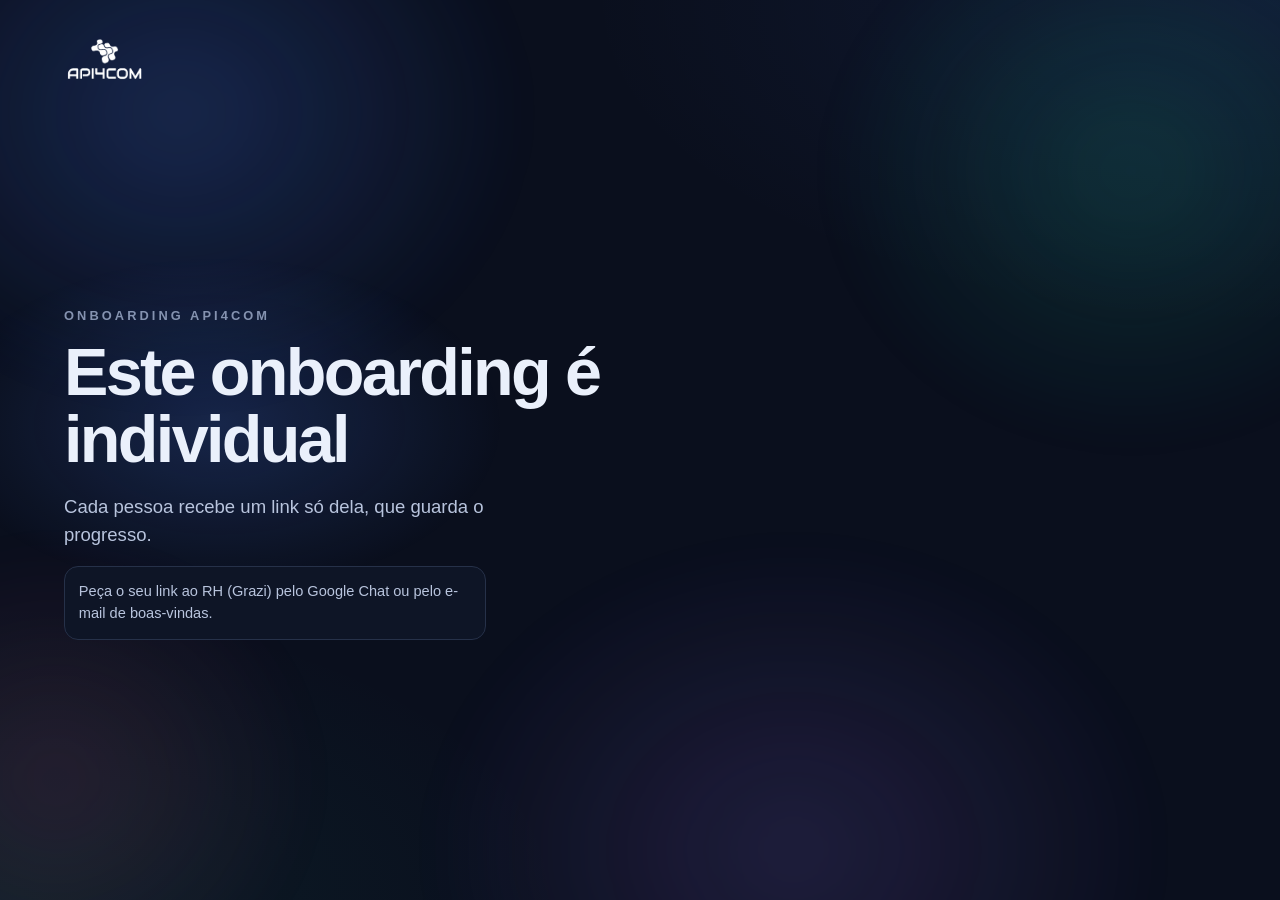
<file: index.html>
<!doctype html>
<html lang="pt-BR"><head>
<meta charset="utf-8">
<meta name="viewport" content="width=device-width, initial-scale=1, viewport-fit=cover">
<meta name="color-scheme" content="dark">
<title>Onboarding · API4COM</title>

<!-- SEED: preenchido pelo botão "Finalizar" (conteúdo embutido para todos). -->
<script id="seed" type="application/json">{"logo":"[data-uri]","n1":{"intro":"Essa é a sua trilha e seu progresso.","highlights":[{"ic":"sales","t":"Copiloto de vendas","d":"integra as ligações ao CRM pra times comerciais venderem melhor."},{"ic":"pin","t":"Fundada em 2019","d":"em Florianópolis, por Ricardo Diniz."},{"ic":"users","t":"+2.500 clientes ativos","d":"empresas que vendem melhor com a gente."},{"ic":"heart","t":"Qualidade no atendimento","d":"prezamos pelo atendimento e pelo suporte."}],"metrics":[{"v":"31","l":"pessoas no time"},{"v":"2019","pre":"desde","l":"no mercado"},{"v":"+2.500","l":"clientes ativos"}],"cultura":["Brio","Fome de entender","Autenticidade","Orientação ao Resultado","Confiabilidade","Agilidade"],"ritmo":"Leva cerca de 2 horas no total. Não faça de uma vez: hoje a configuração, amanhã cultura e conteúdos, o resto até sexta.","siteUrl":"https://www.api4com.com/","feedzUrl":"https://app.feedz.com.br/organograma"},"n2":{"historia":"","filosofiaIntro":"Pra se dar bem aqui, você precisa compreender a nossa filosofia de trabalho. Ela não se baseia em regras corporativas ou manuais complexos, mas em valores práticos que moldam o nosso dia a dia. Estes são os seis: ","filosofia":[{"chave":"cultura-brio","t":"Brio","lead":"Brio é não aceitar a versão menor de si mesmo: querer ter orgulho do próprio trabalho.","b":["Ônus e bônus andam juntos: quem colhe o resultado também carrega o peso.","Coragem de palco: critique participando, não da arquibancada.","Pedir ajuda é responsabilidade, não fraqueza.","Não combina: decidir por medo, ficar na plateia, aceitar a média, ser passageiro."],"pergunta":"Em que momento da última semana você foi passageiro, quando podia ter sido motorista?"},{"chave":"cultura-fome-entender","t":"Fome de entender","lead":"Curiosidade com intenção: não se contentar com a primeira resposta e querer saber por que as coisas acontecem.","b":["Pensamento crítico: “o líder falou” não encerra a discussão.","Escuta ativa: ouça pela interpretação mais generosa antes de responder.","Vontade de testar, em vez de supor.","Não combina: conformismo, presumir a intenção do outro, julgar antes de entender, “porque sim”."],"pergunta":"Qual foi a última vez que você aceitou uma resposta sem entender o porquê dela?"},{"chave":"cultura-autenticidade","t":"Autenticidade","lead":"Intenção, prática e a percepção dos outros, alinhadas, sem máscaras.","b":["Fale das pessoas o mesmo que você fala com elas.","Cada um responde pelas consequências do que faz: a IA apoia, mas o resultado é de quem entrega.","Todo mundo aqui é tratado como adulto.","Não combina: terceirizar responsabilidade, “a IA que fez”, agradar com máscara, falar pelas costas."],"pergunta":"Tem algo que você diria sobre alguém do time e ainda não disse para a pessoa?"},{"chave":"cultura-resultado","t":"Orientação ao Resultado","lead":"Resultado acima de conveniência, ego e conforto, com o impacto no cliente como destino final.","b":["Feche a conta inteira, não só a parte fácil.","Antes de dar algo por resolvido: resolveu? pra quem? como a gente sabe que resolveu?","Aqui não se mede trabalho por hora: não há hora extra nem controle de horas.","Não combina: “a minha parte eu fiz”, “isso não é meu departamento”, burocracia sem ganho claro."],"pergunta":"Na sua última entrega, como você soube que o problema do cliente foi mesmo resolvido?"},{"chave":"cultura-confiabilidade","t":"Confiabilidade","lead":"O cliente pode contar com a gente, principalmente quando alguma coisa dá errado.","b":["Discorde com clareza na hora da decisão; depois dela, comprometa-se com a execução.","Ser confiável vale dos dois lados da porta: para quem está fora e para quem está dentro.","Capriche onde faz diferença: o servidor não pode cair, o botão de enviar não precisa de duas horas de ajuste.","Não combina: descaso com o cliente, prometer o que não dá pra cumprir, guardar discordância."],"pergunta":"Teve alguma decisão recente em que você discordou e não falou?"},{"chave":"cultura-agilidade","t":"Agilidade","lead":"Tirar da frente o que trava a entrega quando processo, papel ou plano deixam de servir. Não é pressa.","b":["Os quatro valores do Manifesto Ágil (2001), adotados sem mudança.","E um quinto, nosso: impacto acima de estética, convenções e burocracia.","Não combina: seguir plano obsoleto, processo pelo processo, esperar o plano perfeito, não correr risco."],"pergunta":"Que processo você seguiu nesta semana sem saber direito para que ele serve?"}],"videosCultura":[{"chave":"cultura-video-apresentacao","titulo":"Nossa cultura - Evento Q2","drive":"1gCgu6NKFzbV1Qcg7vvTNHkMwrP4kSoxL","porque":"A nossa cultura contada por quem vive ela, todos os dias. Assista com atenção: é o alicerce de tudo o que você vai fazer aqui."},{"chave":"cultura-video-pratica","titulo":"Nossa cultura - Evento Q3","drive":"1iCQtsw8Xi7rW26v4V23HnhVNstUQ1HGj","porque":"Mais um ângulo da nossa cultura no dia a dia. Ao marcar, você confirma que assistiu e concorda em viver esses princípios."}],"videos":[{"chave":"video-feedbacks","titulo":"Feedbacks como catalisadores de crescimento (Bruno Soares)","yt":"https://www.youtube.com/watch?v=O6WZus34hxs&t","tipo":"video","porque":"Feedback aqui não é evento de fim de ano: é conversa frequente. Este vídeo mostra como receber um sem se defender e como dar um que ajude de verdade."},{"chave":"video-emocoes","titulo":"Emoções no trabalho","yt":"https://www.youtube.com/watch?v=sSOBk0v0viM&t=253s","tipo":"video","porque":"Trabalho é feito de pessoas, e pessoas sentem. Saber o que fazer com a emoção no meio de uma decisão evita boa parte dos conflitos."},{"chave":"jogo-confianca","titulo":"Porquê e como devemos confiar nas pessoas?","yt":"https://brunolemos.github.io/trust/","tipo":"link","url":"https://brunolemos.github.io/trust/","ic":"game","cta":"Abrir o jogo","porque":"Dez minutos de jogo que mostram, na prática, por que confiança é o que faz um time render, e como ela se perde."},{"chave":"video-pigmaliao","titulo":"O efeito Pigmalião","yt":"https://www.youtube.com/watch?v=4aN5TbGW5JA","tipo":"video","porque":"O que esperam de você muda o seu resultado. E o que você espera das pessoas muda o delas."},{"chave":"video-especialista","titulo":"Especialista ou generalista?","yt":"https://www.youtube.com/watch?v=wCPbPMRNnvk","tipo":"video","porque":"A dúvida de carreira que quase todo mundo tem, e por que aqui a gente valoriza quem domina o básico de várias coisas."},{"chave":"video-pensar","titulo":"O esforço desconfortável de pensar","yt":"https://www.youtube.com/watch?v=UBVV8pch1dM","tipo":"video","porque":"Pensar de verdade cansa, e por isso a maioria desvia. Este é o vídeo que explica por que a gente insiste nisso."},{"chave":"video-crescimento","titulo":"Como criar uma verdadeira máquina de crescimento","yt":"https://www.youtube.com/watch?v=tL65dMXG7-M","tipo":"video","porque":"Como uma empresa cresce de verdade, para além de campanha e sorte."},{"chave":"video-llm","titulo":"Large Language Models explained briefly","yt":"https://www.youtube.com/watch?v=LPZh9BOjkQs","tipo":"video","porque":"A gente trabalha com IA no produto e no dia a dia. Este vídeo explica, de forma simples e visual, o que são os modelos de linguagem por trás disso."},{"chave":"video-medida","titulo":"Toda medida tem erro (Ledo Vaccaro)","yt":"https://www.youtube.com/watch?v=OI0GdnU3a_s","tipo":"video","porque":"Conecta com o nosso jeito de decidir por evidências: todo número tem uma margem de erro, e saber disso muda como a gente interpreta dados."}],"evento":{"titulo":"Gravações dos nossos eventos de cultura","yt":"","url":"https://drive.google.com/drive/folders/18xyUZ-PeaMNhG6INnkkSwrjJ5T_KnaSS?usp=drive_link","tipo":"link","ic":"folder","cta":"Abrir pasta no Drive"},"deckCultura":{"chave":"cultura-deck-q4","titulo":"O código de cultura, por inteiro","lead":"Os seis slides anteriores são o resumo. Na apresentação está o código inteiro, com os exemplos de cada valor e os aprofundamentos que não cabem aqui:","itens":["Brio: a humildade do brio e como a gente trata saúde mental no time.","Fome de entender: escuta ativa na prática, com a ferramenta de “rebobinar a fita”.","Autenticidade: de quem é a responsabilidade quando a IA faz parte do trabalho.","Orientação ao Resultado: jornada sem controle de horas e as duas heurísticas de decisão.","Confiabilidade: como separar o que precisa ser robusto do que é capricho supérfluo.","Agilidade: os quatro valores do Manifesto Ágil e o quinto, que é nosso."],"url":"https://apresentacao-cultura-q4-2026.vercel.app/apresentador-6a9d1d","cta":"Abrir a apresentação"}},"n3":{"beneficios":[{"icon":"cross","cor":"var(--c2)","titulo":"Saúde e bem-estar","desc":"Cuidamos de você por inteiro.","itens":["Plano de Saúde Bradesco (nacional): a empresa custeia 75% do valor para você.","Plano odontológico: disponível após 3 meses de empresa.",{"titulo":"Wellhub (em parceria com a Caju)","subs":[{"t":"Saúde física","d":"Gympass: você paga o plano."}]}]},{"icon":"card","cor":"var(--c1)","titulo":"Caju (VR e home office)","desc":"A gente usa a Caju pra facilitar a sua vida!","itens":["VR: R$ 31,00 por dia útil.","Auxílio HO: R$ 230,00 fixos por mês na categoria de home office."]},{"icon":"cake","cor":"var(--c5)","titulo":"Celebração","desc":"Porque o seu dia merece uma pausa.","itens":["Day off de aniversário."]}],"beneficiosDetalhe":[{"icon":"cross","titulo":"Plano de saúde Bradesco","resumo":"Bradesco nacional, sem coparticipação. A empresa paga 75% do seu.","pontos":["Cobertura nacional pela Bradesco Saúde.","A API4COM paga 75% da mensalidade; os 25% restantes vêm em folha.","Dá pra incluir dependentes (a parte deles fica por sua conta).","Fica disponível depois dos 3 meses de experiência. Quando o período terminar, o RH te orienta na adesão."],"maisUrl":"materiais/beneficios/plano-saude.html"},{"icon":"heart","titulo":"Plano odontológico","resumo":"A empresa paga 100% do seu. Vem junto com o plano de saúde.","pontos":["Fica disponível depois de 3 meses de empresa.","Cobre consultas, limpeza e os procedimentos do rol odontológico.","Quando completar o período, o RH avisa como aderir."],"maisUrl":"materiais/beneficios/plano-odontologico.html"},{"icon":"card","titulo":"Vale alimentação (VR)","resumo":"R$ 713,00 fixos por mês no cartão Caju, sem desconto em folha.","pontos":["Use onde a bandeira for aceita, pra alimentação e refeição.","O crédito cai até o penúltimo dia útil do mês, às vezes um pouco antes.","Não há nenhum desconto em folha: o valor é integral."],"maisUrl":"materiais/beneficios/vale-alimentacao.html"},{"icon":"folder","titulo":"Auxílio home office","resumo":"R$ 230,00 fixos por mês, no mesmo dia do vale alimentação.","pontos":["R$ 230,00 fixos por mês, na categoria home office da Caju.","Pra ajudar com internet, energia e o que o trabalho remoto pede.","Crédito recorrente: você não precisa pedir todo mês.","Cai junto com o vale alimentação, no mesmo dia."],"maisUrl":"materiais/beneficios/auxilio-home-office.html"},{"icon":"star","titulo":"Wellhub (bem-estar)","resumo":"Academias, estúdios e apps de bem-estar pela rede Wellhub.","pontos":["Saúde física: Gympass/Wellhub: acesso a academias e apps (o plano é custeado por você).","","",""],"maisUrl":"materiais/beneficios/wellhub.html"},{"icon":"cake","titulo":"Day off de aniversário","resumo":"Um dia de folga por ano, na data que você escolher.","pontos":["Pode ser usado durante o ano, então é só escolher uma data e avisar a sua liderança. Ah lembre de incluir na sua agenda! ","É seu: aproveite sem culpa.",""],"maisUrl":"materiais/beneficios/day-off.html"},{"icon":"pin","titulo":"Woba (coworking)","resumo":"Coworkings pra você trabalhar fora de casa, sem custo nenhum. Mais de 3.000 espaços em 400 cidades, tem perto de quem mora em qualquer estado.","pontos":["Já está valendo pra todo o time, more onde morar.","Você reserva pelo app e cada dia conta como uma diária, paga pela empresa.","A referência é usar 1 ou 2 vezes por semana.","Não vai usar? Cancele com 48h de antecedência: a empresa paga por diária reservada."],"maisUrl":"materiais/beneficios/woba.html"}],"beneficiosLink":"https://api4com-time.atlassian.net/wiki/x/AYCGD","equipLink":"materiais/beneficios/voucher-equipamentos.html","voucherText":"Para garantir que você comece com tudo, a API4COM disponibiliza um voucher de R$ 1.600,00 para a montagem do seu setup.","equip":[{"nome":"Cadeira de escritório","preco":"R$720,00","link":"https://www.flexform.com.br/cadeiras/cadeiras-de-escritorio/cadeira-dot-all-black?utm_id=22520959654&gclsrc=aw.ds&gad_source=1&gad_campaignid=22510935789&gbraid=0AAAAADN2zX-rwhZ66g3A9ftOvW7E5RMuj&gclid=CjwKCAiAqprNBhB6EiwAMe3yhoYIjpUkYmctgTK7qFSeW2NLekCMV-PntccIqDvrlnEiZ2-cZvgzBxoCckQQAvD_BwE"},{"nome":"Headset com fio USB Logitech H390 Preto","preco":"R$170,00","link":"https://www.mercadolivre.com.br/headset-gamer-logitech-h390-usb-com-microfone-flexivel-preto/p/MLB33152161?pdp_filters=item_id%3AMLB7118937264&from=gshop&matt_tool=96040271&matt_word=&matt_source=google&matt_campaign_id=22090193909&matt_ad_group_id=197094160251&matt_match_type=&matt_network=g&matt_device=c&matt_creative=792355616079&matt_keyword=&matt_ad_position=&matt_ad_type=pla&matt_merchant_id=735128188&matt_product_id=MLB33152161-product&matt_product_partition_id=2455356079415&matt_target_id=pla-2455356079415&cq_src=google_ads&cq_cmp=22090193909&cq_net=g&cq_plt=gp&cq_med=pla&gad_source=1&gad_campaignid=22090193909&gbraid=0AAAAAD93qcC5-g1HbZoYVMWF7xi4uUa4V&gclid=Cj0KCQjwsMLSBhD9ARIsAIpUTDpAS3GZ6wft40-QDWtq1yYRMzpQ0B7B3FLJ4iIPWbZU3Vbf0dqhuAwaAvIuEALw_wcB"},{"nome":"Kit teclado e mouse","preco":"R$135,00","link":"https://www.amazon.com.br/Teclado-Nanoreceptor-Inclusas-Logitech-Teclados/dp/B07643MPGS/ref=asc_df_B07643MPGS?mcid=0fc31ad329d63f15b79cf3a84bff1f06&tag=googleshopp00-20&linkCode=df0&hvadid=709884378379&hvpos=&hvnetw=g&hvrand=17243456548081143089&hvpone=&hvptwo=&hvqmt=&hvdev=c&hvdvcmdl=&hvlocint=&hvlocphy=9102246&hvtargid=pla-811347645793&psc=1&language=pt_BR&gad_source=1"},{"nome":"Segunda tela","preco":"R$540,00","link":"https://www.amazon.com.br/Monitor-Gamer-LG-24MS500-100Hz/dp/B0DF2WSGF6/ref=asc_df_B0DF2WSGF6?mcid=c8cc3c928758340fb4df07419708c5a7&tag=googleshopp00-20&linkCode=df0&hvadid=709884378187&hvpos=&hvnetw=g&hvrand=13686817581852110230&hvpone=&hvptwo=&hvqmt=&hvdev=c&hvdvcmdl=&hvlocint=&hvlocphy=9102246&hvtargid=pla-2375990397741&psc=1&language=pt_BR&gad_source=1"},{"nome":"Suporte de notebook","preco":"R$30","link":"https://www.kalunga.com.br/prod/suporte-paranotebook-plastico-regulavel-preto-reliza-cx-1-un/665969?cq_src=google_ads&cq_cmp=17132301496&cq_con=&cq_term=&cq_med=pla&cq_plac=&cq_net=x&cq_pos=&cq_plt=gp&pcID=3910&gad_source=1&gad_campaignid=17132401165&gbraid=0AAAAADj1B65USj1FwQQ3FRRGakRTZPv5p&gclid=Cj0KCQiAk6rNBhCxARIsAN5mQLut3aFzg1U9flGgFFEO-KpEpl0-B8X2Nz6w0Rklfna5CR7g46JLZ9gaAlBEEALw_wcB"}],"salario":{"icon":"card","titulo":"Salário","resumo":"Quando o dinheiro cai e onde ver o holerite.","pontos":["O pagamento cai sempre até o 5º dia útil do mês.","Na sua conta do Itaú.","O holerite fica disponível na Caju."]}},"nfunc":{"ferramentas":[{"chave":"ferramenta-chat","t":"Google Chat: nosso canal de comunicação oficial","lead":"É por aqui que a gente conversa no dia a dia. A regra da casa é uma só: toda mensagem direcionada a você tem resposta até o fim do dia útil.","b":["Não tem a resposta ainda? Responda mesmo assim: \"Oi pessoa, vi aqui a sua mensagem, vou pensar/analisar e te retorno amanhã\". O que não pode é a pessoa ficar sem saber se você leu.","Nas conversas de grupo use as threads, responder dentro da conversa, em vez de mandar cinco mensagens soltas. Assim quem chega depois entende o assunto inteiro.","Se for urgente, deixe claro que é urgente. E se não for, não cobre resposta na hora.\n\nEssa comunicação assíncrona ajuda muito no dia a dia e podemos aproveitar mais alguns recursos aqui, de mandar áudio e vídeo, ajuda muito a não precisar ficar em reuniões o tempo todo. "]},{"chave":"ferramenta-calendar","videoDrive":"1-VJ782BgZHUa8uRVz_UfXjm9VpkHFpPT","t":"Google Agenda: a sua semana é pública! ","lead":"A agenda é como o time sabe quando você está livre, ocupado ou fora. Horário vazio é horário que qualquer pessoa pode ocupar.","b":["Por isso, quando tiver qualquer compromisso como reunião com alguém da empresa, foco, estudo, almoço deixe registrado na agenda. ","Ausências também, como: férias, consulta, viagem, folga, coloque na sua agenda e deixe como ausente para fechar a sua agenda e negar as reuniões agendadas em cima automaticamente.","Sempre que acontecer algum imprevisto no meio do dia, coloque na agenda e avise a sua liderança assim que puder. \n\nGostamos de sempre estar por dentro, a galera coloca no geral quando não vai estar, assim ajuda na organização de todos. "]}],"resumo":{"t":"Como tudo se conecta","lead":"Repare no padrão: quanto mais curto o ciclo, mais operacional; quanto mais longo, mais sobre direção.","linhas":[{"q":"Todo dia","o":"Google Chat e agenda atualizada: Ninguém fica no vácuo e todo mundo fica organizado."},{"q":"Toda semana","o":"Reunião de alinhamento: para onde a empresa está indo. Mais os rituais do seu time."},{"q":"Todo mês","o":"1:1 com a sua liderança: como você está indo, o que trava e o que você precisa."},{"q":"A cada trimestre","o":"Alinhamento cultural presencial: fecha os OKRs antigos, abre os novos, falamos sobre a nossa Cultura e temos um tempo juntos. "}],"fecho":"Se em algum momento você não souber onde levar um assunto, nós estamos sempre abertos para te ouvir, se algo não está legal chame a sua liderança e já resolva. "},"comunicacaoTitle":"Como nos comunicamos","ritmosTitle":"Nossos rituais","treinamentoLabel":"Treinamento","linksTitle":"Conteúdos importantes sobre nosso produto e como as coisas funcionam","chat":"Google Chat","reunioes":[{"t":"Reunião de alinhamento (semanal)","d":"Essa é uma reunião que já é fixa na agenda de todos e o RH já deixou recorrente. ","b":["É uma reunião em que todos da empresa participam e é nesse momento que passamos os recados importantes, comemoramos aniversários, marcos e as coisas boas que acontecem.","Falamos também sobre o rumo dos times e da empresa e os ajustes de caminho que estamos tomando. Apareça com a câmera aberta pra gente se ver, mesmo sendo online.\n\n\nEm momentos específicos no fim dos trimestres e inicio dos novos trimestres essa reunião se transforma na reunião de fechamento de OKRs e na reunião de abertura de OKRs. Em que os times mostram os resultados e os novos objetivos. "]},{"t":"1:1 com a sua liderança","d":"Essa é uma conversa para as duas partes, geralmente mensal.\n\nPara você falar como está se sentindo, o que está travando, o que quer aprender e qual ajuda precisa da liderança. ","b":["É um momento também para você fazer perguntas para a sua liderança, para entender como estão as coisas na empresa, para onde estamos indo e entender melhor as coisas que estão na sua cabeça. ","A responsabilidade é dos dois lados: se passar do mês sem acontecer, marque você, sem esperar completar os 30 dias."]},{"t":"Rituais do seu time","d":"Cada time tem suas cerimônias próprias.","b":["Conheça os rituais do seu time junto com a sua liderança: pergunte quais são, com que frequência acontecem e o que se espera de você.","Alguns que você provavelmente vai ver:","Daily: alinhamentos diários.","Weekly do time: alinhamento semanal para organização das semanas.","Planning e retrospectiva: alinhamento semanal ou quinzenal para organização e priorização do backlog.","A sua liderança te passa os horários e te inclui na agenda."]}],"treinamento":{"titulo":"Alinhamento Cultural - Presencial ","desc":"É um encontro presencial e não obrigatório. Usamos esse tempo juntos para falar sobre a nossa cultura e, junto disso, fazer o fechamento dos OKRs antigos e a abertura dos novos. Depois ainda tem um happy hour, pra aproveitarmos mais esse tempo juntos.","cta":"Veja nossas fotos e vídeos do evento","url":"https://drive.google.com/drive/folders/18xyUZ-PeaMNhG6INnkkSwrjJ5T_KnaSS?usp=sharing"},"links":[{"label":"Central de ajuda","url":"https://ajuda.sacflow.io/api4com/articles/201-como-extrair-o-maximo-da-api4com"},{"label":"Playbook do comercial","url":"https://playbookvendas.lovable.app/"}]},"fim":{"lead":"É isso: você concluiu o onboarding! 🎉 Que bom ter você com a gente. O que vem agora se constrói no dia a dia, com a sua liderança e o time.","marcos":[],"fecho":"Se ficou com alguma dúvida sobre o onboarding ainda, fale com a sua liderança ou com o RH, vamos te ajudar com isso! ","aviso":"Ao concluir, a sua liderança e o RH são avisados automaticamente."},"conteudosChave":{"leitura":{"chave":"leitura-central-ajuda","titulo":"O que faz uma ligação ter qualidade","intro":"Isto aqui é o resumo do que a gente ensina pro cliente, e é o que você precisa saber pra conversar com ele sem passar vergonha.","pontos":["Headset de qualidade não é luxo: com fone ruim a ligação cai, fica muda ou chia, e ninguém descobre o porquê.","Wi-fi é vilão silencioso. Internet por cabo é o que sustenta a qualidade durante as ligações.","Antes de culpar a plataforma, testa-se a conexão: existe um diagnóstico de rede pra isso.","Se o cliente tem time de TI, ele precisa receber o guia de liberação de portas, senão as chamadas caem ou ficam mudas.","O webphone se instala no navegador e se integra ao CRM: a chamada de teste ponta a ponta é o que prova que está tudo certo.","Quem fala com o time de vendas consegue crédito pra testar de graça."],"url":"https://ajuda.sacflow.io/api4com/articles/201-como-extrair-o-maximo-da-api4com","cta":"Ler na central de ajuda"},"cartas":{"titulo":"Cartinhas do CEO (André Denófrio)","desc":"O nosso CEO, André Denófrio, escreve cartinhas sobre o que ele está pensando e para onde a empresa está indo. Dá pra navegar entre as cartinhas já publicadas (próxima e anterior). Tem bastante conteúdo e informações, por isso, leia com calma.","url":"https://api4com.notion.site/carta-ceo-time-120626","cta":"Abrir as cartinhas do CEO"},"objecoes":{"titulo":"Playbook: Objeções do comercial","texto":"Dê uma olhada, como prioridade, na parte de objeções do nosso playbook de vendas: é o que mais aparece no dia a dia de quem fala com cliente e isso vai te ajudar a entender como fazemos as coisas por aqui."}},"playbook":{"intro":"Toda objeção abaixo já apareceu numa ligação de verdade. Passe por todas uma vez: quando aparecer, você já vai ter ouvido.","categorias":[{"categoria":"💰 Preço","items":[{"objecao":"\"Estou achando muito caro\" / \"Salgadinho hein\"","resposta":["Caro comparado com o quê? Qual a tua referência de barato?","Qual o teu alvo de preço? Qual o valor aceitável?"]},{"objecao":"\"No fulano X é R$ 10, consegue fazer esse preço?\"","resposta":["Me conta, por que você não fechou com eles?","Quais são os fatores que pesam na sua decisão? Funcionalidade, preço, qualidade, integração, suporte, bina dinâmica…","Se o teu fator principal for preço e os outros itens não forem tão importantes, talvez a outra ferramenta seja melhor pra ti."]},{"objecao":"Insistência no preço","resposta":["Preço geralmente é um debate que só acontece antes da contratação. Sempre que eu vi um time bom de vendas usar VoIP integrado, os debates depois eram sobre aumentar resultado.","Tu concorda comigo: se o teu time tiver batendo meta, não faz diferença que uma ligação custe R$ 3 ou 4?","Um time de vendas é sobre como eu vendo mais, não sobre como eu enxugo a conta de telefone."]}]},{"categoria":"🏷️ Desconto","items":[{"objecao":"\"Tem como diminuir o preço?\" / \"Tem opção mais em conta?\"","resposta":["Tem! Se você conseguir se comprometer comigo por mais tempo, eu consigo melhorar a condição."]}]},{"categoria":"🔒 LGPD & Dados","items":[{"objecao":"\"Que tipo de dados vocês têm acesso?\"","resposta":["Fora a gravação da ligação, não armazenamos dados sensíveis.","Só consultamos os dados do CRM para integrar a ligação. Não pegamos e não guardamos nada.","A gente é sub-operador dos dados. O responsável é o nosso cliente, que faz a interação com a pessoa final. Nós permitimos baixar ou excluir os dados conforme a LGPD."]},{"objecao":"\"Por quanto tempo as gravações ficam salvas?\"","resposta":["Contratualmente armazenamos por 3 meses, porém até hoje não deletamos nenhum arquivo.","Qualquer mudança será comunicada com antecedência."]},{"objecao":"Formulários de segurança / ISO","resposta":["Comum em escritórios de advocacia e empresas com ISO. Precisamos entender quais itens do formulário devemos atender."]}]},{"categoria":"🌐 Internet & Conexão","items":[{"objecao":"\"Minha internet é boa, não preciso de cabo\"","resposta":["A estrutura do Wi-Fi é mais instável que o cabo. Não estou dizendo que sua rede é ruim.","Analogia: atravessar o rio nadando vs. pela ponte. Com cabo, a segurança de entrega é muito maior."]},{"objecao":"\"Mas eu ligo pelo Meet/WhatsApp e funciona bem\"","resposta":["Meet e WhatsApp têm banda absurdamente maior. Na telefonia, em algum lugar do Brasil o sinal passa por um par de cobre com limite de ~56 kbps.","Por isso precisamos de headset adequado e cabo, para compensar essa limitação técnica com assertividade no sinal.","O WhatsApp não utiliza a rede de telefonia brasileira para efetuar ligações."]},{"objecao":"\"Meu link é dedicado / fibra\" ou \"Trabalho perto do modem\"","resposta":["Ótimo! Assim fica fácil puxar um cabo. A distância não muda a instabilidade do Wi-Fi."]},{"objecao":"Trabalho remoto: internet é do vendedor","resposta":["Se o vendedor não conseguir ligar ou vender, no final prejudica a empresa.","Dica: compre um cabo para cada um (~R$ 50). Investimento mínimo com retorno enorme em estabilidade.","Já vi empresas colocarem como condição de contratação: internet cabeada obrigatória."]}]},{"categoria":"📞 Completamento de chamadas","items":[{"objecao":"Demora a chamar: demora a escutar o primeiro ring","resposta":["Utilizamos várias operadoras.","A API4COM realiza mais de uma tentativa de discagem na primeira e, se não der, transborda para a segunda e assim por diante, e por isso pode dar a impressão de demora para completar."]},{"objecao":"Liguei do meu celular e tocou direto","resposta":["Neste caso, podemos estar enfrentando um problema temporário com alguma operadora fornecedora. Podemos testar e, se conseguir reproduzir, passar para o suporte.","Ou, como as ligações são feitas em momentos diferentes, podemos estar lidando com: oscilação na rede do cliente, oscilação na rede de destino (sinal de quem está recebendo a ligação), ou o cliente pode estar em área sem sinal (ex: elevador, alguns supermercados...)."]},{"objecao":"Eu ligo pelo WhatsApp e funciona","resposta":["O WhatsApp tem banda absurdamente maior. Na telefonia, em algum lugar do Brasil o sinal passa por um par de cobre com limite de ~56 kbps.","Por isso precisamos de headset adequado e cabo, para compensar essa limitação técnica com assertividade no sinal.","O WhatsApp não utiliza a rede de telefonia brasileira para efetuar ligações."]}]},{"categoria":"🎧 Equipamento","items":[{"objecao":"\"Meu fone é de podcast / foi bem caro\"","resposta":["A Ferrari é um carro excelente, mas pra carregar banana eu prefiro um caminhão feito pra isso.","Um fone de R$ 200 feito para telefonia entrega melhor resultado do que um microfone de podcast, porque são feitos para coisas diferentes.","O áudio de telefonia é comprimido (~50 kbps). Fones específicos captam e enviam o dado do jeito certo."]}]},{"categoria":"📬 Caixa Postal & Voicemail","items":[{"objecao":"\"Ligações na caixa postal estão como atendidas / sendo cobradas\"","resposta":["Caixa postal ≠ Voicemail da Apple. A caixa postal funciona na rede telefônica brasileira. O voicemail da Apple opera na camada de hardware/software da Apple.","Nosso classificador funciona para caixa postal, mas não para voicemail da Apple, e nenhum concorrente tem isso também.","Ligações que caem no voicemail da Apple tecnicamente são \"atendidas\" na camada de telefonia."]}]},{"categoria":"💵 Reembolso","items":[{"objecao":"\"Não vou usar mais, vocês devolvem o crédito?\"","resposta":["O Código de Defesa do Consumidor dá 7 dias para desistir da compra e pedir reembolso. Fora desse prazo, não será devolvido o valor."]}]},{"categoria":"⏳ Não quer testar","items":[{"objecao":"\"Não quero testar, quero saber o preço antes\"","resposta":["Temos esse preço de prateleira (apresentar plano). Como esse valor encaixa no seu orçamento?"]}]},{"categoria":"📞 Time não quer ligar","items":[{"objecao":"\"Meu time não gosta de ligar\"","resposta":["Em vendas geralmente só existem dois caminhos: um time cresce ou morre. Eu nunca vi nenhum crescer sem ligar.","Demonstre preocupação com a carreira do gestor: apresente padrões de sucesso e fracasso que você vê no mercado.","Falo com mais de 160 gerentes de vendas por mês. Posso compartilhar o que funciona e o que não funciona."]}]},{"categoria":"🤖 Discador Preditivo","items":[{"objecao":"\"Por que a API4COM não tem discador preditivo?\"","resposta":["Priorizamos a qualidade das nossas rotas e atuamos em conformidade às regras da Anatel. Chamadas em massa são caracterizadas como spam."]},{"objecao":"Perguntas para o cliente","resposta":["Vocês já trabalharam com discador preditivo antes? Se sim, como foi a experiência?","Se não, questionar sobre o volume de leads e abordagem de vendas.","Você já recebeu ligação de call center? Como foi a experiência?"]},{"objecao":"Rebatendo a experiência de call center","resposta":["É comum nesse tipo de ligação o cliente atender e a ligação cair, porque naquele momento o usuário que estava disponível já não está mais.","Ou a rota de telefonia é ruim e a ligação cai, e isso impacta diretamente na experiência do lead.","Se você liga de novo, quem está na outra ponta já está irritado e não vai atender. Isso queima o lead e prejudica a operação."]},{"objecao":"Quando NÃO faz sentido usar preditivo?","resposta":["Venda consultiva","Times pequenos","Volume baixo de leads"]},{"objecao":"Quando PODE fazer sentido?","resposta":["Quando o cliente tem uma pegada de call center","Venda mais robotizada","Volume de leads MUITO alto e leads MUITO frios"]},{"objecao":"Riscos do discador preditivo","resposta":["Muitos discadores são agressivos em preço, o que normalmente impacta na qualidade das rotas de telefonia.","A maioria dos clientes que nos procuram com interesse em preditiva ou que dão churn para testar acabam voltando porque não têm o ganho de produtividade/retorno que esperam."]}]}]},"tarefas":{"cfg-rh-agenda":{"grupo":"primeiro-dia","resp":"Você","texto":"Marque a reunião de boas-vindas com o RH! ","detalhe":"Não espere ser chamado: abra o Google Agenda e agende um horário com a Grazi para conversarem sobre o seu primeiro dia aqui.","links":[{"label":"Abrir o Google Agenda","url":"https://calendar.google.com"},{"label":"","url":""}]},"cfg-oi-geral":{"grupo":"primeiro-dia","resp":"Você","texto":"Dê um oi no canal Geral do Google Chat","detalhe":"A galera vai adorar saber que você já está na ativa! ","links":[{"label":"Abrir o Google Chat","url":"https://chat.google.com"},{"label":"","url":""}]},"cfg-lider-agenda":{"grupo":"primeiro-dia","resp":"Você","texto":"Marque a reunião de boas-vindas com a sua liderança","detalhe":"Aproveite para agendar a reunião com a sua liderança no Google Agenda e fazer os primeiros combinados da semana. ","links":[{"label":"Abrir o Google Agenda","url":"https://calendar.google.com"},{"label":"","url":""}]},"cfg-feedz":{"grupo":"primeiro-dia","resp":"Você","texto":"Faça o seu login na Feedz","detalhe":"Essa é a ferramenta onde a gente acompanha os OKRs, as pesquisas e o organograma. O convite está no seu e-mail.","links":[{"label":"Organograma","url":"https://app.feedz.com.br/organograma"},{"label":"","url":""}]},"cfg-ferramentas-conferir":{"grupo":"ferramentas","resp":"Você","texto":"Quais ferramentas você vai precisar? ","detalhe":"Ninguém usa todas. Combine com a sua liderança quais você vai precisar e peça as suas num e-mail só.","topicos":["Converse com a sua liderança sobre quais ferramentas você vai usar.","Marque aqui as que você precisa.","Monte o e-mail e envie com a sua liderança em cópia."],"links":[{"label":"","url":""},{"label":"","url":""}]},"cfg-ia":{"grupo":"ferramentas","resp":"Você","ferramenta":true,"podeDispensar":true,"quem":"André Dias","texto":"Conta de IA (ia@api4com.com)","detalhe":"A conta que dá acesso às ferramentas de IA da empresa.","links":[{"label":"","url":""},{"label":"","url":""}]},"cfg-bitwarden":{"grupo":"ferramentas","resp":"Você","ferramenta":true,"podeDispensar":true,"quem":"André Dias","texto":"Bitwarden","detalhe":"O cofre de senhas: senha compartilhada mora lá, nunca numa mensagem solta.","links":[{"label":"","url":""},{"label":"","url":""}]},"cfg-vpn":{"grupo":"ferramentas","resp":"Você","ferramenta":true,"podeDispensar":true,"quem":"André Dias","texto":"VPN","detalhe":"Necessária para acessar parte dos sistemas internos.","links":[{"label":"","url":""},{"label":"","url":""}]},"cfg-softsuite":{"grupo":"ferramentas","resp":"Você","ferramenta":true,"podeDispensar":true,"quem":"André Dias","texto":"Soft Suite","detalhe":"Sistema interno.","links":[{"label":"","url":""},{"label":"","url":""}]},"cfg-suporte-admin":{"grupo":"ferramentas","resp":"Você","ferramenta":true,"podeDispensar":true,"quem":"André Dias","texto":"Suporte Admin","detalhe":"Painel administrativo do suporte.","links":[{"label":"","url":""},{"label":"","url":""}]},"cfg-sacflow":{"grupo":"ferramentas","resp":"Você","ferramenta":true,"podeDispensar":true,"quem":"André Dias","texto":"Sac Flow","detalhe":"Onde ficam os atendimentos e a central de ajuda.","links":[{"label":"","url":""},{"label":"","url":""}]},"cfg-asaas":{"grupo":"ferramentas","resp":"Você","ferramenta":true,"podeDispensar":true,"quem":"André Dias","texto":"Asaas","detalhe":"Sistema financeiro.","links":[{"label":"","url":""},{"label":"","url":""}]},"cfg-conta-ligacoes":{"grupo":"ferramentas","resp":"Você","ferramenta":true,"podeDispensar":true,"quem":"André Dias","texto":"Conta principal da API4COM (ligações)","detalhe":"A conta que a gente usa para ligar: é o nosso próprio produto.","links":[{"label":"","url":""},{"label":"","url":""}]},"cfg-gemini":{"grupo":"ferramentas","resp":"Você","ferramenta":true,"podeDispensar":true,"quem":"André Dias","texto":"Gemini","detalhe":"A IA do Google, dentro do Workspace.","links":[{"label":"","url":""},{"label":"","url":""}]},"cfg-jira":{"grupo":"ferramentas","resp":"Você","ferramenta":true,"podeDispensar":true,"quem":"Grazi (RH)","texto":"Jira","detalhe":"Onde os times acompanham o trabalho.","links":[{"label":"","url":""},{"label":"","url":""}]},"cfg-confluence":{"grupo":"ferramentas","resp":"Você","ferramenta":true,"podeDispensar":true,"quem":"Grazi (RH)","texto":"Confluence","detalhe":"A base com documentações.","links":[{"label":"","url":""},{"label":"","url":""}]},"cfg-caju-email":{"grupo":"contrato","resp":"RH","texto":"Confirme o e-mail de boas-vindas do Caju","detalhe":"O Caju é o cartão de benefícios: VR e auxílio home office. Avise o RH se recebeu o e-mail e se conseguiu acessar o seu perfil. ","links":[{"label":"","url":""},{"label":"","url":""}]},"cfg-caju-voucher":{"grupo":"contrato","resp":"RH","texto":"Confirme o voucher de equipamentos no Caju","detalhe":"Após conseguir entrar no seu perfil confirme se chegou o valor de R$1600,00 em Adiantamentos. É com ele que você monta o seu setup. Confira o saldo no app e avise o RH.","links":[{"label":"","url":""},{"label":"","url":""}]},"cfg-linkedin":{"bloco":"quem-somos","grupo":"empresa","resp":"Você","texto":"Atualize o seu LinkedIn","detalhe":"Temos um playbook com sugestões de como anunciar que você entrou.","links":[{"label":"Playbook do LinkedIn","url":"materiais/playbook-linkedin.html"},{"label":"","url":""}]},"cfg-conteudos-rh":{"bloco":"quem-somos","grupo":"empresa","resp":"Você","texto":"Conheça os conteúdos do RH para o time","detalhe":"Políticas, benefícios e o que mais você precisa saber no dia a dia.","links":[{"label":"Abrir","url":"https://api4com-time.atlassian.net/wiki/x/AYAHEQ"},{"label":"","url":""}]}},"n5":{"texto":""},"labels":{"n1_quemsomos":"QUEM SOMOS","n1_numeros":"EM NÚMEROS","n1_cultura":"NOSSA CULTURA","n2_historia":"NOSSA HISTÓRIA","n2_filosofia":"NOSSA FILOSOFIA","n2_filosofia_h":"Como a gente trabalha por aqui","n2_assista":"ASSISTA","n2_assista_h":"Conteúdos que refletem a nossa cultura","n3_beneficios":"SEUS BENEFÍCIOS","n3_beneficios_h":"O que a API4COM oferece pra você","n3_equip":"EQUIPAMENTOS","n3_equip_h":"Monte o seu setup","n3_equip_sug":"Equipamentos sugeridos","n3_ergo":"ERGONOMIA NO HOME OFFICE","n4_progresso":"Seu progresso","cfg_g_primeiro":"Seu primeiro dia","cfg_g_ferramentas":"Ferramentas que você vai usar","cfg_g_contrato":"Confirmação Caju","cfg_g_conteudos":"Pra conhecer a empresa","n4_g_acessos":"Acessos & documentos","n4_g_ferramentas":"Ferramentas do dia a dia"}}</script>

<style>
/* ============================================================
   DESIGN SYSTEM — API4COM · Onboarding
   Ajuste as variáveis de marca aqui.
   ============================================================ */
:root{
  /* -- Marca + cor por tipo de bloco -- */
  --brand:      #4C82FF;   /* azul API4COM */
  --brand-2:    #2E5BD9;
  --c1:         #4C82FF;   /* nó 1 · RH        (azul)   */
  --c2:         #22C9A3;   /* nó 2 · cultura   (teal)   */
  --c3:         #F5A524;   /* nó 3 · benefícios(âmbar)  */
  --c4:         #A579FF;   /* nó 4 · configurar(violeta)*/
  --c5:         #FF6FA5;   /* nó 5 · time      (rosa)   */

  /* -- Neutros (tema escuro) -- */
  --bg:         #0A0F1D;
  --bg-2:       #0E1526;
  --surface:    #141C30;
  --surface-2:  #1A2338;
  --line:       #263149;
  --ink:        #EAF0FB;
  --ink-2:      #B8C4DD;
  --ink-3:      #8593B0;

  /* -- Escala de espaçamento -- */
  --leitura:760px;   /* prosa: decks e texto corrido */
  --larga:1240px;    /* a tela de conteúdo: slides, grades e cards */
  --lateral:300px;
  /* o espaçamento tem escala própria: assim a letra cresce sem a margem junto */
  --s1:calc(var(--esp)*.29); --s2:calc(var(--esp)*.57); --s3:calc(var(--esp)*.86);
  --s4:calc(var(--esp)*1.14); --s5:calc(var(--esp)*1.43); --s6:calc(var(--esp)*1.71);
  --s8:calc(var(--esp)*2.29); --s12:calc(var(--esp)*3.43);

  /* -- Tipografia (12/14/16/20/28/40) -- */
  /* ESCALA ÚNICA — cinco papéis, um valor base que acompanha a altura da janela.
     Em qualquer tela a hierarquia é a mesma e toda página usa o mesmo tamanho. */
  --base: clamp(12px, 1.62vh, 17px);   /* tipografia */
  --esp:  clamp(11px, 1.35vh, 14px);   /* respiro — cresce menos que a letra */
  --t-titulo:   calc(var(--base) * 2.15);  /* título do slide         */
  --t-sub:      calc(var(--base) * 1.18);  /* frase de apoio          */
  --t-texto:    var(--base);               /* o conteúdo              */
  --t-etiqueta: calc(var(--base) * .92);   /* ETIQUETA EM CAIXA ALTA  */
  --t-legenda:  calc(var(--base) * .88);   /* observações e legendas  */
  /* os nomes antigos viram apelidos dos papéis, pra não haver dois tamanhos
     para a mesma coisa em cantos diferentes do CSS */
  --t-xs:var(--t-legenda); --t-sm:var(--t-texto); --t-md:var(--t-texto);
  --t-lg:var(--t-sub); --t-xl:var(--t-titulo); --t-2xl:var(--t-titulo);

  /* -- Raios + sombras -- */
  --r-sm:10px; --r:14px; --r-lg:18px; --r-xl:24px;
  --sh-sm:0 2px 8px rgba(0,0,0,.35);
  --sh:0 10px 30px rgba(0,0,0,.45);
  --sh-lg:0 24px 60px rgba(0,0,0,.55);
}

*{box-sizing:border-box;-webkit-tap-highlight-color:transparent}
html,body{margin:0;padding:0;height:100%}
body{
  font-family:-apple-system,BlinkMacSystemFont,"Segoe UI",Roboto,Helvetica,Arial,sans-serif;
  background:
    radial-gradient(90% 60% at 100% 0%, rgba(76,130,255,.10), transparent 60%),
    radial-gradient(80% 60% at 0% 100%, rgba(34,201,163,.08), transparent 55%),
    var(--bg);
  color:var(--ink);line-height:1.5;font-size:var(--t-md);
  -webkit-font-smoothing:antialiased;overflow-x:hidden;
}
button{font-family:inherit;cursor:pointer;border:none;background:none;color:inherit}
a{color:var(--brand);text-decoration:none}
img{max-width:100%;display:block}
h1,h2,h3,h4,p{margin:0}

/* ---------- Botões on-brand (discretos) ---------- */
.btn{
  display:inline-flex;align-items:center;justify-content:center;gap:var(--s2);
  font-weight:650;font-size:var(--t-sm);padding:10px 18px;border-radius:var(--r);
  background:var(--surface-2);color:var(--ink);box-shadow:inset 0 0 0 1px var(--line);
  transition:transform .08s, background .15s, box-shadow .15s;white-space:nowrap;
}
.ic-svg{width:18px;height:18px;flex:none}
.btn .ic-svg{width:16px;height:16px;flex:none}
.btn:hover{background:#1F2A44}
.btn:active{transform:translateY(1px)}
.btn-primary{
  background:linear-gradient(180deg,var(--brand),var(--brand-2));color:#fff;
  box-shadow:0 6px 18px rgba(76,130,255,.35);
}
.btn-primary:hover{filter:brightness(1.05)}
/* botão "Concluí" — verde e mais aparente */
.btn-done{
  background:linear-gradient(180deg,#2FD6A6,#16A981);color:#04231b;font-weight:800;
  font-size:var(--t-md);padding:13px 28px;border-radius:var(--r);
  box-shadow:0 8px 22px rgba(34,201,163,.5);
}
.btn-done:hover{filter:brightness(1.06)}
.btn-done .ic-svg{width:18px;height:18px;stroke-width:3}
.btn-lg{font-size:var(--t-md);padding:12px 22px}
.btn-icon{width:40px;height:40px;padding:0;border-radius:12px}
.tlink-edit{display:flex;gap:8px;margin-bottom:8px}
.tlink-edit input:first-child{flex:0 0 36%}
.tlink-edit input:last-child{flex:1}

.screen{display:none;min-height:100dvh}
.screen.active{display:block}

/* ============================================================
   CAPA
   ============================================================ */
#cover{display:none;min-height:100dvh;overflow:hidden}
#cover.active{display:block}
#cover.saindo{opacity:0;transform:translateY(-14px)}
#cover{transition:opacity .34s ease, transform .34s ease}

.hero{position:relative;display:grid;grid-template-columns:minmax(0,1fr) minmax(0,.82fr);
  grid-template-rows:auto 1fr;align-items:start;min-height:100dvh;
  column-gap:clamp(32px,4vw,80px);row-gap:clamp(24px,4vh,52px);
  max-width:1560px;margin:0 auto;padding:clamp(24px,4vh,56px) clamp(32px,5vw,80px)}
/* a logo abre a página na mesma linha em que as fotos começam */
.hero-logo{grid-column:1;grid-row:1}
.hero-logo .cover-logo{height:clamp(46px,3.6vw,66px);margin:0}

/* texto à esquerda, com um brilho atrás pra dar profundidade */
.hero-txt{grid-column:1;grid-row:2;align-self:center;position:relative;max-width:640px}
.hero-txt::before{content:"";position:absolute;z-index:-1;left:-20%;top:-25%;width:130%;height:150%;
  background:radial-gradient(42% 42% at 32% 38%, rgba(76,130,255,.20), transparent 72%);pointer-events:none}
.hero-kicker{font-size:var(--t-xs);font-weight:750;letter-spacing:.24em;text-transform:uppercase;
  color:var(--ink-3);margin-bottom:var(--s4)}
#cover h1{font-size:clamp(44px,5.2vw,86px);line-height:1;letter-spacing:-.04em;margin-bottom:var(--s6)}
#cover h1 b{color:var(--brand);font-weight:800}
.hero-txt .lead{color:var(--ink-2);font-size:clamp(18px,1.45vw,24px);line-height:1.5;max-width:44ch;margin:0}
.hero-txt #coverAviso{margin-top:var(--s5);max-width:52ch}
.hero-acao{margin-top:clamp(26px,4vh,44px)}
.hero-acao .btn{font-size:clamp(17px,1.25vw,20px);padding:17px 38px;gap:12px}
/* sem halo nem reflexo: o botão se destaca pela cor, não pelo brilho */
.hero-acao .btn-primary{box-shadow:none}
.hero-acao .btn-primary::after{display:none}
.hero-acao .btn .btn-seta{transition:transform .18s ease}
.hero-acao .btn:hover .btn-seta{transform:translateX(4px)}
.hero-acao .cover-foot{margin-top:var(--s3)}
.hero-acao .cover-foot:empty{display:none}

/* mosaico de fotos à direita: duas colunas subindo e descendo devagar */
/* fora do fluxo e com altura própria: do topo (onde a logo começa) até a base */
.hero-mosaico{position:absolute;z-index:-1;
  top:clamp(24px,4vh,56px);bottom:clamp(24px,4vh,56px);right:clamp(32px,5vw,80px);
  width:min(44%,640px);overflow:hidden;
  display:grid;grid-template-columns:1fr 1fr;grid-template-rows:100%;gap:14px;
  -webkit-mask-image:linear-gradient(180deg,transparent 0,#000 11%,#000 89%,transparent 100%);
  mask-image:linear-gradient(180deg,transparent 0,#000 11%,#000 89%,transparent 100%)}
.hero-mosaico[hidden]{display:none}
/* quando não há fotos (tela de "sem link"), o texto ocupa a largura toda */
.hero:has(.hero-mosaico[hidden]){grid-template-columns:minmax(0,1fr)}
.hero:has(.hero-mosaico[hidden]) .hero-txt{max-width:720px}
.colfoto{overflow:hidden;min-height:0}
.colfoto:nth-child(2){margin-top:-48px}
.colfoto .trackv{display:flex;flex-direction:column;gap:14px;will-change:transform}
.colfoto .shot{border-radius:16px;overflow:hidden;
  box-shadow:0 16px 34px -20px rgba(0,0,0,.95), 0 0 0 1px rgba(255,255,255,.06)}
.colfoto .shot img{display:block;width:100%;height:auto}

/* entrada escalonada */
@keyframes heroSobe{from{opacity:0;transform:translateY(18px)}to{opacity:1;transform:none}}
@keyframes heroAparece{from{opacity:0}to{opacity:1}}
.hero-logo,.hero-kicker,#cover h1,.hero-txt .lead,.hero-acao{animation:heroSobe .62s cubic-bezier(.2,.7,.3,1) both}
.hero-kicker{animation-delay:.08s}
#cover h1{animation-delay:.16s}
.hero-txt .lead{animation-delay:.24s}
.hero-acao{animation-delay:.32s}
.hero-mosaico{animation:heroAparece 1s ease .26s both}

/* ============================================================
   TRILHA (desktop-first, cabe numa viewport)
   ============================================================ */
#trail.active{display:flex;flex-direction:column;height:100dvh;overflow:hidden}

.topbar{display:flex;align-items:center;gap:var(--s4);padding:var(--s4) var(--s8);border-bottom:1px solid var(--line);background:rgba(10,15,29,.6);backdrop-filter:blur(8px)}
.topbar .greet{flex:1;min-width:0}
.topbar .hi{font-size:var(--t-sm);color:var(--ink-2)}
.topbar .h1{font-size:var(--t-lg);font-weight:750;letter-spacing:-.01em}
.topbar .greet-sub{font-size:var(--t-sm);color:var(--ink-3);margin-top:3px;max-width:78ch;display:-webkit-box;-webkit-line-clamp:2;-webkit-box-orient:vertical;overflow:hidden}
.topbar .tools{display:flex;align-items:center;gap:var(--s3)}

/* anel de progresso (5 segmentos) */
.ring{position:relative;width:64px;height:64px;flex:none}
.ring svg{transform:rotate(-90deg)}
.ring .ring-label{position:absolute;inset:0;display:grid;place-items:center;font-weight:800;font-size:var(--t-sm);color:var(--ink)}
.ring .ring-label small{font-weight:600;color:var(--ink-3)}

.iconbtn{width:40px;height:40px;border-radius:12px;background:var(--surface);box-shadow:inset 0 0 0 1px var(--line);display:grid;place-items:center;color:var(--ink-2);transition:.15s}
.iconbtn:hover{color:var(--ink);background:var(--surface-2)}
.iconbtn.on{background:var(--brand);color:#fff;box-shadow:none}
.iconbtn .ic-svg{width:19px;height:19px}

/* barra de edição */
.editbar{display:none;align-items:center;gap:var(--s3);flex-wrap:wrap;padding:var(--s3) var(--s8);background:#0c1a3a;border-bottom:1px solid #16305f;color:#cfe0ff}
body.edit .editbar{display:flex}
.editbar .eb-msg{flex:1;min-width:200px;font-size:var(--t-sm)}
.editbar .eb-msg b{color:#fff}

/* ============================================================
   DUAS COLUNAS: lateral escura + área de leitura
   ============================================================ */
@keyframes fade{from{opacity:0}to{opacity:1}}
.app{flex:1;min-height:0;display:grid;grid-template-columns:var(--lateral) 1fr}

.side{display:flex;flex-direction:column;gap:var(--s5);min-height:0;padding:var(--s6) var(--s5);
  background:var(--bg);border-right:1px solid var(--line);overflow-y:auto}
.side-topo{display:flex;align-items:center;justify-content:space-between;gap:var(--s3)}
.side-greet .hi{font-size:var(--t-lg);font-weight:750;letter-spacing:-.01em}
.side-greet .greet-sub{font-size:var(--t-sm);color:var(--ink-3);margin-top:3px}
.side .prog{margin-top:0;max-width:none}

.side-nav{display:flex;flex-direction:column;gap:var(--s2);margin-top:var(--s6)}
.side-item{display:flex;align-items:center;gap:var(--s3);width:100%;text-align:left;
  padding:14px 12px 14px 11px;border-radius:var(--r);background:none;
  border-left:3px solid transparent;transition:.15s}
.side-item:hover{background:var(--surface)}
.side-item .si-ic{width:32px;height:32px;flex:none;border-radius:10px;display:grid;place-items:center;color:#fff;
  background:var(--nc,var(--brand));opacity:.85}
.side-item .si-ic .ic-svg{width:17px;height:17px}
.side-item .si-tx{flex:1;min-width:0;display:flex;flex-direction:column;gap:3px}
.side-item .si-title{font-weight:700;font-size:var(--t-sm);letter-spacing:-.01em;
  white-space:nowrap;overflow:hidden;text-overflow:ellipsis}
.side-item .si-meta{font-size:var(--t-xs);font-weight:600;color:var(--ink-3);
  white-space:nowrap;overflow:hidden;text-overflow:ellipsis}
.side-item .si-badge{width:20px;height:20px;flex:none;border-radius:50%;display:none;place-items:center;
  background:var(--c2);color:#04231b}
.side-item .si-badge .ic-svg{width:12px;height:12px;stroke-width:3}
.side-item.done .si-badge{display:grid}
.side-item.done .si-ic{opacity:.45}
.side-item.done .si-title{color:var(--ink-2);font-weight:650}
.side-item.current{background:var(--surface);border-left-color:var(--nc)}
.side-item.current .si-ic{opacity:1}
.side-item.proximo{border-left-color:var(--c2)}
.side-item.proximo .si-meta{color:var(--c2)}
.side-foot{margin-top:auto;padding-top:var(--s4);border-top:1px solid var(--line);display:flex;flex-direction:column;gap:var(--s3)}
.side-notas{width:100%;justify-content:flex-start}
.side-foot-min{display:flex;align-items:center;justify-content:space-between;gap:var(--s3)}

/* vinham do CSS da trilha antiga, mas continuam em uso */
.st-tempo{display:inline-flex;align-items:center;gap:5px;font-size:var(--t-sm);font-weight:650;color:var(--ink-3);flex:none}
.st-tempo .ic-svg{width:15px;height:15px}
.muted-link{color:var(--ink-3);text-decoration:underline;background:none;font-size:var(--t-xs)}
.muted-link:hover{color:var(--ink-2)}
/* foco por teclado precisa ser visível */
.btn:focus-visible,.side-item:focus-visible,.task-toggle:focus-visible,.deck-arrow:focus-visible,.frow-btn:focus-visible,.node:focus-visible{
  outline:3px solid var(--brand);outline-offset:3px;border-radius:var(--r)}
.conteudo{min-width:0;min-height:0;display:flex;background:var(--surface)}
.sheet{flex:1;min-width:0;display:flex;flex-direction:column;background:var(--surface);overflow:hidden}
.sheet-top{display:flex;align-items:center;gap:var(--s3);padding:var(--s4) max(var(--s8), (100% - var(--larga))/2);border-bottom:1px solid var(--line);background:var(--bg-2)}
.sheet-top .st-ic{width:38px;height:38px;border-radius:11px;display:grid;place-items:center;color:#fff;background:var(--nc,var(--brand))}
.sheet-top .st-ic .ic-svg{width:20px;height:20px}
.sheet-top .st-title{flex:1;min-width:0;font-weight:750;font-size:var(--t-lg);letter-spacing:-.01em;overflow:hidden;text-overflow:ellipsis;white-space:nowrap}
.sheet-body{flex:1;overflow-y:auto;padding:var(--s6) var(--s8);-webkit-overflow-scrolling:touch}
.sheet-body:has(.deck){overflow:hidden}
.sheet-inner{max-width:var(--larga);margin:0 auto;min-height:100%}
/* quando a tela é um carrossel, ele ocupa a altura toda: as setas ficam
   sempre na mesma altura, não importa o tamanho do slide */
.sheet-inner:has(> .deck){display:flex;flex-direction:column;height:100%;min-height:0}
/* margem automática num flex impede o esticamento: aqui o deck ocupa tudo */
.sheet-inner > .deck{flex:1;display:flex;flex-direction:column;min-height:0;width:100%;margin-left:0;margin-right:0}
/* o palco é a parte que encolhe pra caber; o zoom leva texto, espaçamento e
   imagens juntos, então a proporção do slide não muda */
.deck-palco{flex:1;min-height:0;display:flex;flex-direction:column;scrollbar-gutter:stable}
.deck-palco > .deck-slide:only-of-type{flex:1;min-height:0}
/* o card de vídeo é um div como o .deck-top, então :only-of-type não serve;
   e a margem automática impediria o esticamento — centraliza por align-self */
.deck-palco > .vcard{flex:1;min-height:0;align-self:center;width:100%;margin:0}
/* se nem no tamanho mínimo couber, a rolagem volta — melhor rolar que cortar */
.deck-palco.rola{overflow-y:auto}
.sheet-foot{display:flex;align-items:center;justify-content:space-between;gap:var(--s4);padding:var(--s4) max(var(--s8), (100% - var(--larga))/2);border-top:1px solid var(--line);background:var(--bg-2)}
.sheet-foot .foot-note{font-size:var(--t-sm);color:var(--ink-3)}

/* grid utilitário */
.grid-2{display:grid;grid-template-columns:1fr 1fr;gap:var(--s6)}
.grid-3{display:grid;grid-template-columns:repeat(3,1fr);gap:var(--s4)}

.card{background:var(--surface);border:1px solid var(--line);border-radius:var(--r-lg);padding:var(--s6);box-shadow:var(--sh-sm)}
.card h4{font-size:var(--t-md);margin-bottom:var(--s3)}
.eyebrow{font-size:var(--t-xs);font-weight:750;letter-spacing:.16em;color:var(--nc,var(--brand))}
.section-title{font-size:var(--t-lg);font-weight:750;margin:0 0 var(--s4)}
.muted{color:var(--ink-2)}
.lead{font-size:var(--t-lg);line-height:1.5}
.stack>*+*{margin-top:var(--s4)}
.hint{font-size:var(--t-sm);color:var(--ink-3);font-style:italic}

/* nó 1 · quem somos */
.who-hero{display:flex;align-items:center;justify-content:space-between;gap:var(--s6);flex-wrap:wrap;margin-bottom:var(--s6)}
.who-logo{height:40px;width:auto;opacity:.95}
.hl-list{display:grid;gap:var(--s2)}
.hl{display:flex;gap:var(--s3);align-items:flex-start;background:var(--surface);border:1px solid var(--line);border-radius:var(--r);padding:var(--s3) var(--s4)}
.hl .hl-ic{flex:none;width:2.3em;height:2.3em;border-radius:10px;display:grid;place-items:center;background:rgba(76,130,255,.14);color:var(--c1)}
.hl .hl-ic .ic-svg{width:18px;height:18px}
.hl b{display:block;font-size:var(--t-md)}
.hl span{font-size:var(--t-sm);color:var(--ink-2)}
.metrics{display:grid;grid-template-columns:repeat(3,1fr);gap:var(--s3)}
.metric{background:linear-gradient(180deg,var(--surface),var(--bg-2));border:1px solid var(--line);border-radius:var(--r-lg);padding:var(--s4) var(--s3);text-align:center;display:grid;grid-template-rows:16px auto 20px;align-content:center;justify-items:center;gap:6px;min-height:118px}
.metric .mpre{grid-row:1;font-size:var(--t-xs);font-weight:750;letter-spacing:.1em;text-transform:uppercase;color:var(--ink-3);line-height:16px}
.metric .mv{grid-row:2;font-size:var(--t-xl);font-weight:800;color:#fff;letter-spacing:-.02em;line-height:1}
.metric .ml{grid-row:3;font-size:var(--t-sm);color:var(--ink-2);line-height:1.2}
.chips{display:flex;flex-wrap:wrap;gap:var(--s2)}
.chip{font-size:var(--t-sm);font-weight:650;color:#EAF2FF;padding:6px 13px;border-radius:999px;background:rgba(34,201,163,.12);border:1px solid rgba(34,201,163,.32)}

/* vídeos (facade) */
.videos-grid{display:grid;grid-template-columns:repeat(2,1fr);gap:var(--s8) var(--s4)}
.vcard{display:flex;flex-direction:column;gap:var(--s2);min-height:0}
/* o vídeo cresce pro tamanho que couber; o cartão de link não precisa */
.deck .vcard{justify-content:center}
.deck .vcard > .vthumb{flex:1;min-height:0;width:auto;max-width:100%;margin-inline:auto}
.deck .vcard > .vlink{flex:0 1 auto;height:min(42vh,320px);width:auto;max-width:100%;margin-inline:auto}
.vthumb{position:relative;aspect-ratio:16/9;border-radius:var(--r);overflow:hidden;background:#0b1220 center/cover no-repeat;cursor:pointer;border:1px solid var(--line);box-shadow:var(--sh-sm)}
.vthumb::after{content:"";position:absolute;inset:0;background:linear-gradient(180deg,transparent 40%,rgba(0,0,0,.45));transition:.15s;pointer-events:none}
.vthumb:hover::after{background:linear-gradient(180deg,transparent 30%,rgba(0,0,0,.35))}
.vthumb .vplay{position:absolute;inset:0;margin:auto;width:56px;height:56px;border-radius:50%;background:rgba(20,28,48,.82);color:#fff;display:grid;place-items:center;z-index:1;box-shadow:var(--sh);transition:transform .14s,background .14s}
.vthumb:hover .vplay{transform:scale(1.06);background:var(--brand)}
.vthumb .vplay .ic-svg{width:22px;height:22px;margin-left:2px}
.vthumb iframe{position:absolute;inset:0;width:100%;height:100%;border:0}
.vthumb.playing::after{display:none}
.vempty{position:relative;aspect-ratio:16/9;border-radius:var(--r);border:1px dashed var(--line);background:var(--bg-2);display:grid;place-items:center;text-align:center;color:var(--ink-3);font-size:var(--t-sm);padding:var(--s4)}
.vlink{position:relative;aspect-ratio:16/9;border-radius:var(--r);border:1px solid rgba(34,201,163,.35);background:linear-gradient(160deg,rgba(34,201,163,.12),var(--bg-2));display:flex;flex-direction:column;align-items:center;justify-content:center;gap:8px;text-align:center;transition:transform .14s,border-color .15s}
.vlink:hover{transform:translateY(-2px);border-color:var(--c2)}
.vlink .vlink-ic{width:52px;height:52px;border-radius:14px;display:grid;place-items:center;background:var(--c2);color:#04231b;box-shadow:var(--sh-sm)}
.vlink .vlink-ic .ic-svg{width:26px;height:26px;stroke-width:1.9}
.vlink .vlink-tx{font-size:var(--t-sm);font-weight:750;color:var(--c2)}
/* título no topo, altura reservada p/ alinhar as miniaturas */
.vtitle{display:flex;gap:var(--s2);align-items:flex-start;font-size:var(--t-sm);font-weight:700;line-height:1.35;min-height:2.9em}
.vstar{flex:none;color:var(--c2);margin-top:1px}.vstar .ic-svg{width:16px;height:16px}
.vsub{font-size:var(--t-xs)}
.vsub a{color:var(--ink-3);text-decoration:underline}

/* equipamentos + benefícios */
.equip{display:flex;align-items:center;gap:var(--s3);padding:var(--s3) 0;border-bottom:1px solid var(--line)}
.equip:last-child{border-bottom:none}
.equip .en{flex:1;font-weight:600;font-size:var(--t-sm)}
.equip .ep{font-weight:800;color:#fff;white-space:nowrap}
.equip .eb{font-size:var(--t-xs);font-weight:750;color:var(--c3);background:rgba(245,165,36,.14);padding:7px 12px;border-radius:10px;white-space:nowrap}
.equip .eb.off{color:var(--ink-3);background:var(--surface-2)}
/* benefícios (cards por categoria) */
.n3-sections{display:flex;flex-direction:column;gap:var(--s12)}
.more-link{display:inline-flex;align-items:center;gap:6px;font-size:var(--t-sm);font-weight:650;color:var(--ink-2);transition:color .15s}
.more-link:hover{color:var(--brand)}
.more-link .ic-svg{width:15px;height:15px}
.equip-title-row{display:flex;align-items:baseline;justify-content:space-between;gap:var(--s4);margin-bottom:var(--s3)}
.equip-title-row h4{margin:0}
.benef-grid{display:grid;grid-template-columns:repeat(2,1fr);gap:var(--s4);margin:var(--s4) 0;align-items:stretch}
.benef{position:relative;display:flex;flex-direction:column;background:linear-gradient(180deg,var(--surface),var(--bg-2));border:1px solid var(--line);border-radius:var(--r-lg);padding:var(--s6);box-shadow:var(--sh-sm);overflow:hidden}
.benef::before{content:"";position:absolute;top:0;left:0;right:0;height:3px;background:var(--bc,var(--brand))}
/* painel: todos os benefícios numa tela, cada um com a sua página */
.bgrade{display:grid;grid-template-columns:repeat(auto-fit,minmax(min(100%,230px),1fr));
  gap:var(--s4);margin-top:var(--s5)}
.bcard{display:flex;flex-direction:column;min-width:0;padding:var(--s4);
  background:var(--surface);border-radius:var(--r-lg);box-shadow:inset 0 0 0 1px var(--line);
  transition:border-color .15s,transform .15s}
.bcard:hover{box-shadow:inset 0 0 0 1px rgba(245,165,36,.45);transform:translateY(-2px)}
.bcard-topo{display:flex;align-items:center;gap:var(--s3);margin-bottom:var(--s2)}
.bcard-ic{flex:none;width:calc(var(--base)*2.1);height:calc(var(--base)*2.1);border-radius:10px;
  display:grid;place-items:center;color:var(--c3);background:rgba(245,165,36,.14)}
.bcard-ic .ic-svg{width:calc(var(--base)*1.35);height:calc(var(--base)*1.35)}
.bcard-nome{font-size:calc(var(--base)*1.18);font-weight:800;letter-spacing:-.015em;
  line-height:1.2;margin:0;min-width:0}
.bcard-linha{font-size:calc(var(--base)*1.02);color:var(--ink-2);line-height:1.45;margin:0 0 var(--s4)}
.bcard-link{margin-top:auto;display:inline-flex;align-items:center;gap:7px;align-self:flex-start;
  font-size:calc(var(--base)*.98);font-weight:700;color:var(--brand);text-decoration:none}
.bcard-link .ic-svg{width:13px;height:13px}
.bcard-link:hover{text-decoration:underline}

/* dois benefícios lado a lado, cada um na sua coluna */
.benef-par{display:grid;grid-template-columns:repeat(auto-fit,minmax(min(100%,360px),1fr));gap:var(--s6);align-items:start;margin-top:var(--s4)}
.benef-card{display:flex;flex-direction:column;min-width:0}
/* leva pra página do benefício, em aba nova */
.benef-mais{display:inline-flex;align-items:center;gap:8px;margin-top:var(--s4);align-self:flex-start;
  font-size:calc(var(--base) * 1.05);font-weight:700;color:var(--brand);
  background:rgba(76,130,255,.12);box-shadow:inset 0 0 0 1px rgba(76,130,255,.3);
  padding:9px 15px;border-radius:999px;text-decoration:none;transition:.15s}
.benef-mais:hover{background:rgba(76,130,255,.2)}
.benef-mais .ic-svg{width:15px;height:15px;flex:none}
.benef-nome{font-size:calc(var(--base) * 1.5);font-weight:800;letter-spacing:-.015em;margin:0;line-height:1.2}
.benef-resumo{font-size:calc(var(--base) * 1.22);color:var(--ink-2);line-height:1.5;margin:0 0 var(--s4)}
.benef-par .benef-list li{font-size:calc(var(--base) * 1.22);line-height:1.5}
.benef-par .benef-ic{width:calc(var(--base) * 3.2);height:calc(var(--base) * 3.2)}
.benef-par .benef-desc{font-size:calc(var(--base) * 1.05)}
.benef-head{display:flex;align-items:center;gap:var(--s3);margin-bottom:var(--s3)}
.benef-ic{flex:none;width:42px;height:42px;border-radius:12px;display:grid;place-items:center;color:var(--bc,var(--brand));background:color-mix(in srgb, var(--bc, var(--brand)) 16%, transparent)}
.benef-ic .ic-svg{width:22px;height:22px}
.benef-head b{font-size:var(--t-md);font-weight:750;letter-spacing:-.01em}
.benef-desc{color:var(--ink-2);font-size:var(--t-sm);margin-bottom:var(--s3);min-height:2.6em}
.benef-list{list-style:none;margin:0;padding:0;display:grid;gap:var(--s2)}
.benef-list li{display:flex;gap:8px;align-items:flex-start;font-size:var(--t-sm);color:var(--ink);line-height:1.45}
.benef-list li .ic-svg{flex:none;width:16px;height:16px;margin-top:2px;color:var(--c2);stroke-width:2.6}
.benef-lista-geral{grid-template-columns:1fr 1fr;gap:var(--s4) var(--s8);margin:var(--s5) 0}
.benef-lista-geral li{font-size:var(--t-md);align-items:center}
.benef-lista-geral li .ic-svg{width:20px;height:20px;margin-top:0}
.benef-list li .bparent{flex:1;min-width:0}
.benef-list li .bparent>b{display:block;font-weight:700}
.benef-sublist{list-style:none;margin:7px 0 0;padding:0;display:grid;gap:6px}
.benef-sublist li{display:flex;gap:8px;align-items:flex-start;font-size:var(--t-xs);color:var(--ink-2);line-height:1.45}
.benef-sublist li::before{content:"";flex:none;width:5px;height:5px;border-radius:50%;background:var(--c3);opacity:.7;margin-top:6px}
.bsub-t{font-weight:700;color:var(--ink)}
.bsub-sep{color:var(--ink-3)}
.bsub-d{color:var(--ink-2)}
.benef-more{margin-top:var(--s2)}
.info-links{display:flex;gap:var(--s3);flex-wrap:wrap;margin-top:var(--s4)}
/* voucher */
.voucher-card{display:flex;gap:var(--s4);align-items:center;margin:var(--s4) 0;padding:var(--s4) var(--s6);border-radius:var(--r-lg);
  background:linear-gradient(160deg,rgba(245,165,36,.14),rgba(245,165,36,.04));border:1px solid rgba(245,165,36,.4)}
.voucher-ic{flex:none;width:52px;height:52px;border-radius:14px;display:grid;place-items:center;color:#04231b;background:linear-gradient(160deg,#FDBF4B,#F5A524);box-shadow:var(--sh-sm)}
.voucher-ic .ic-svg{width:26px;height:26px}
.voucher-tx b{display:block;font-size:var(--t-xl);color:#fff;letter-spacing:-.02em}
.voucher-tx p{color:var(--ink-2);font-size:var(--t-sm);margin-top:2px}
/* equipamentos (grid bonito) */
.equip-grid{display:grid;grid-template-columns:1fr 1fr;gap:var(--s3)}
.equip2{display:flex;align-items:center;gap:var(--s3);background:var(--surface);border:1px solid var(--line);border-radius:var(--r);padding:var(--s3) var(--s4);box-shadow:var(--sh-sm)}
.equip2 .e-info{flex:1;min-width:0;display:flex;flex-direction:column;gap:2px}
.equip2 .e-name{font-weight:650;font-size:var(--t-sm)}
.equip2 .e-price{font-weight:800;color:var(--c3);font-size:var(--t-md)}
.equip2 .e-buy{flex:none;display:inline-flex;align-items:center;gap:6px;font-size:var(--t-xs);font-weight:750;color:var(--brand);background:rgba(76,130,255,.12);box-shadow:inset 0 0 0 1px rgba(76,130,255,.4);padding:8px 12px;border-radius:10px;white-space:nowrap}
.equip2 .e-buy:hover{background:rgba(76,130,255,.2)}
.equip2 .e-buy .ic-svg{width:14px;height:14px}
.equip-edit{border:1px solid var(--line);border-radius:var(--r);padding:var(--s3);margin-bottom:var(--s3);background:var(--bg-2)}
.ee-row{display:flex;gap:8px;margin-bottom:8px}
.ee-row:last-child{margin-bottom:0}
.ee-row .edit-inp{flex:1;min-width:0}
.ee-row .ee-preco{flex:0 0 120px}
.ee-del{flex:0 0 44px;border-radius:10px;background:rgba(242,107,107,.14);color:#F58B8B;display:grid;place-items:center;box-shadow:inset 0 0 0 1px rgba(242,107,107,.3)}
.ee-del:hover{background:rgba(242,107,107,.24)}
.ee-del .ic-svg{width:16px;height:16px}
.ee-add{width:100%;margin-top:4px;border-style:dashed}
.ergo-img-wrap{background:#fff;border-radius:var(--r-lg);padding:var(--s4);margin:var(--s4) 0 var(--s6);text-align:center;box-shadow:var(--sh-sm)}
.ergo-img{width:100%;max-width:560px;height:auto;margin:0 auto;display:block}
.ergo-tips{display:grid;grid-template-columns:1fr 1fr;gap:var(--s3)}
.ergo-tip b{display:block;font-size:var(--t-sm)}
.ergo-tip span{font-size:var(--t-sm);color:var(--ink-2)}

/* checklist nó 4 */
.tasks{display:grid;grid-template-columns:repeat(auto-fit,minmax(480px,1fr));gap:var(--s4)}
.tasks-edit{display:grid;grid-template-columns:1fr 1fr;gap:var(--s4)}
.task-edit{border:1px solid var(--line);border-radius:var(--r-lg);padding:var(--s4);background:var(--bg-2)}
.te-head{display:flex;gap:8px;margin-bottom:var(--s3)}
.te-head .edit-inp{flex:1}
.task{background:var(--surface);border:1px solid var(--line);border-radius:var(--r-lg);padding:var(--s4);box-shadow:var(--sh-sm);transition:border-color .15s}
.task.on{border-color:rgba(34,201,163,.5);background:rgba(34,201,163,.06)}
.task-main{display:flex;gap:var(--s3);align-items:flex-start}
.task-toggle{flex:none;width:2em;height:2em;border-radius:9px;border:2px solid var(--line);display:grid;place-items:center;color:transparent;background:var(--bg-2);transition:.15s;cursor:pointer;margin-top:1px}
.task-toggle .ic-svg{width:18px;height:18px;stroke-width:2.8}
.task.on .task-toggle{background:var(--c2);border-color:var(--c2);color:#04231b}
.task-body{flex:1;min-width:0}
.task-text{font-weight:650;font-size:var(--t-md);line-height:1.35}
.task.on .task-text{color:var(--ink-3);text-decoration:line-through}
.task-resp{display:inline-flex;align-items:center;gap:5px;font-size:var(--t-xs);color:var(--ink-3);margin-top:5px}
.task-resp .ic-svg{width:13px;height:13px}
.task-meta{display:flex;align-items:center;gap:var(--s2);flex-wrap:wrap;margin-top:var(--s2)}
.tag{font-size:var(--t-xs);font-weight:750;padding:4px 10px;border-radius:999px}
.tag.voce{background:rgba(76,130,255,.16);color:#9DB6FF}
.tag.rh{background:rgba(245,165,36,.16);color:var(--c3)}
.task-links{display:flex;flex-wrap:wrap;gap:var(--s2);margin-top:var(--s3);padding-top:var(--s3);border-top:1px dashed var(--line)}
.tlink{display:inline-flex;align-items:center;gap:6px;font-size:var(--t-xs);font-weight:700;color:var(--brand);background:rgba(76,130,255,.12);padding:7px 11px;border-radius:10px}
.tlink:hover{background:rgba(76,130,255,.2)}
.tlink .ic-svg{width:14px;height:14px}
/* barra de progresso */
.tasks-progress{margin-bottom:var(--s6)}
.tp-top{display:flex;align-items:baseline;justify-content:space-between;gap:var(--s3);margin-bottom:8px;font-size:var(--t-sm)}
.tp-top span{color:var(--ink-2)}
.tp-top b{color:var(--c4)}
.tp-bar{height:9px;border-radius:999px;background:var(--surface-2);overflow:hidden}
.tp-fill{height:100%;border-radius:999px;background:linear-gradient(90deg,var(--c4),var(--c2));transition:width .35s ease}
/* grupos de atividades */
.task-groups{display:flex;flex-direction:column;gap:var(--s8)}
.n1-col .task-group{margin-top:var(--s3)!important}
.n1-col .tasks{grid-template-columns:minmax(0,1fr);gap:var(--s2)}
.n1-col .task{padding:var(--s2) var(--s3)}
.n1-col .task-group .tg-head{margin-bottom:var(--s2)}
.n1-col .n1-culture{padding:var(--s3) var(--s4)}
.n1-col .task-detail{margin-top:3px}
.n1-col .n1-site{margin-top:var(--s3);display:flex;gap:var(--s3);flex-wrap:wrap}
/* o slide de tarefas aperta o passo pra caber sem rolagem */
.deck-slide.deck-tarefas{padding:var(--s6);justify-content:flex-start}
/* num slide de tarefas quem manda é a lista, não o cabeçalho: o título e a
   frase recuam pra não engolir os cards */
.deck-tarefas .deck-title{margin:var(--s1) 0 var(--s2)}
/* o slide do primeiro dia tem folga: o espaço que sobrava vira respiro entre
   o cabeçalho e as tarefas, e entre uma tarefa e outra */
.deck-tarefas:not(:has(.ferr-colunas)) .deck-title{margin:var(--s2) 0 var(--s3)}
.deck-tarefas:not(:has(.ferr-colunas)) .deck-lead{margin-bottom:var(--s6)}
.deck-tarefas:not(:has(.ferr-colunas)) .tasks-deck{gap:var(--s5)}
.deck-tarefas:not(:has(.ferr-colunas)) .tasks-deck .task{padding:var(--s4)}
.deck-tarefas .deck-lead{max-width:88ch;margin-bottom:var(--s3)}
.deck-tarefas .tasks-deck .task{padding:var(--s2) var(--s3)}
.deck-tarefas .tasks-deck .task-detail{margin-top:3px}
.deck-tarefas .deck-lead{margin-bottom:var(--s5)}
/* auto-fit: com um card só ele ocupa a linha inteira em vez de deixar
   metade da largura vazia ao lado */
.tasks-deck{grid-template-columns:repeat(auto-fit,minmax(min(100%,340px),1fr));gap:var(--s3)}
/* card sozinho e largo: a explicação de um lado, os passos do outro */
.tasks-deck .task:only-child .task-body{display:grid;grid-template-columns:1fr 1fr;column-gap:var(--s6);align-items:start}
.tasks-deck .task:only-child .task-text{grid-column:1 / -1}
.tasks-deck .task:only-child ul.task-detail{margin-top:0}
.tasks-deck .task{padding:var(--s3) var(--s4)}
.tasks-deck .task-detail{margin-top:4px;font-size:var(--t-sm)}
/* cada grupo ocupa a largura toda e as ferramentas se espalham em colunas:
   12 itens em 9 linhas faziam deste o slide mais alto da trilha */
/* os três passos, em linha */
.ferr-passos{list-style:none;margin:var(--s5) 0 var(--s2);padding:0;counter-reset:fp;
  display:grid;grid-template-columns:repeat(auto-fit,minmax(min(100%,240px),1fr));gap:var(--s4) var(--s6)}
.ferr-passos li{display:flex;gap:var(--s2);align-items:flex-start;
  font-size:var(--t-texto);color:var(--ink-2);line-height:1.45}
.ferr-passos li::before{counter-increment:fp;content:counter(fp);flex:none;
  width:calc(var(--base)*1.5);height:calc(var(--base)*1.5);border-radius:50%;
  background:rgba(165,121,255,.16);color:var(--c4);
  font-size:calc(var(--base)*.82);font-weight:800;display:grid;place-items:center;margin-top:2px}

/* cada ferramenta é uma marcação: uma decisão, não dois botões */
.fchip{display:flex;align-items:center;gap:var(--s3);width:100%;text-align:left;
  padding:calc(var(--esp)*.95) var(--s4);border-radius:var(--r);
  background:var(--bg-2);box-shadow:inset 0 0 0 1px var(--line);
  min-height:calc(var(--base)*3);transition:.14s;cursor:pointer}
.fchip:hover{box-shadow:inset 0 0 0 1px var(--ink-3)}
.fchip-box{flex:none;width:calc(var(--base)*1.35);height:calc(var(--base)*1.35);
  border-radius:6px;display:grid;place-items:center;
  background:var(--surface-2);box-shadow:inset 0 0 0 1px var(--line);color:transparent}
.fchip-box .ic-svg{width:calc(var(--base)*.9);height:calc(var(--base)*.9);stroke-width:3}
.fchip-nome{flex:1;min-width:0;font-size:var(--t-texto);font-weight:600;line-height:1.3}
.fchip-selo{flex:none;font-size:var(--t-legenda);font-weight:700;color:var(--ink-3)}

.fchip.quer{background:rgba(76,130,255,.1);box-shadow:inset 0 0 0 1px rgba(76,130,255,.5)}
.fchip.quer .fchip-box{background:var(--brand);box-shadow:none;color:#fff}
.fchip.on{background:rgba(34,201,163,.09);box-shadow:inset 0 0 0 1px rgba(34,201,163,.4)}
.fchip.on .fchip-box{background:var(--c2);box-shadow:none;color:#04231b}
.fchip.on .fchip-selo{color:var(--c2)}
.fchip.na{opacity:.5}
.fchip.na .fchip-nome{text-decoration:line-through}

.ferr-ok{display:flex;align-items:center;gap:var(--s2);margin-top:var(--s4);
  font-size:var(--t-texto);font-weight:650;color:var(--c2)}
.ferr-ok .ic-svg{width:calc(var(--base)*1.1);height:calc(var(--base)*1.1)}
.pedido-acoes{display:flex;gap:var(--s3);margin-top:var(--s3)}

/* orientação (não é tarefa): título em cima, explicação e passos lado a lado */
.ferr-guia{background:var(--surface);border:1px solid var(--line);border-radius:var(--r-lg);
  padding:var(--s3) var(--s4);margin-top:var(--s1)}
.ferr-guia h4{margin:0 0 var(--s2);font-size:var(--t-texto);font-weight:750;letter-spacing:-.01em}
.ferr-guia-cols{display:grid;grid-template-columns:repeat(auto-fit,minmax(min(100%,340px),1fr));
  gap:0 var(--s6);align-items:start}
.ferr-guia p{margin:0;font-size:var(--t-texto);color:var(--ink-2);line-height:1.5}
.ferr-guia ul{margin:0;padding-left:1.1em;display:grid;gap:4px}
.ferr-guia li{font-size:var(--t-texto);color:var(--ink-2);line-height:1.5}
.ferr-colunas{margin-top:var(--s1)}
.ferr-grade{display:grid;grid-template-columns:repeat(auto-fill,minmax(300px,1fr));gap:var(--s3) var(--s4)}
.ferr-grade .frow-nome{min-width:0}
.ferr-grade .frow-btn{white-space:nowrap}
.ferr-pedido{margin-top:var(--s6)}
.task-group .tg-head{display:flex;align-items:center;gap:var(--s3);margin-bottom:var(--s4)}
.task-group .tg-ic{flex:none;width:2.3em;height:2.3em;border-radius:10px;display:grid;place-items:center;color:var(--c4);background:rgba(165,121,255,.14)}
.task-group .tg-ic .ic-svg{width:18px;height:18px}
.task-group .tg-head h4{margin:0;font-size:var(--t-md);flex:1}
.task-group .tg-count{font-size:var(--t-xs);font-weight:800;color:var(--ink-3);background:var(--surface-2);padding:4px 10px;border-radius:999px}

/* boas-vindas card (nó 1/5) */
.welcome{display:flex;gap:var(--s4);background:var(--surface);border:1px solid var(--line);border-radius:var(--r-lg);padding:var(--s6);box-shadow:var(--sh-sm)}
.welcome .wbar{flex:none;width:5px;border-radius:999px;background:linear-gradient(180deg,var(--nc,var(--brand)),var(--c2))}
.welcome .wlead{font-size:var(--t-lg);font-weight:750;letter-spacing:-.01em}
.welcome p+p{margin-top:var(--s3)}

/* campos de edição inline */
.edit-text{outline:none;border-radius:8px;background:rgba(245,165,36,.08);box-shadow:inset 0 0 0 1.5px rgba(245,165,36,.5);padding:2px 6px;transition:.12s}
.edit-text:focus{background:var(--surface-2);box-shadow:inset 0 0 0 2px var(--brand)}
.edit-block{display:block;padding:10px 12px;white-space:pre-wrap;min-height:1.4em}
.edit-field{margin:var(--s2) 0}
.edit-field label{display:block;font-size:var(--t-xs);font-weight:750;color:var(--ink-3);margin-bottom:4px;letter-spacing:.02em}
.edit-inp{width:100%;font-size:var(--t-sm);padding:9px 12px;border-radius:10px;border:1.5px solid rgba(245,165,36,.5);background:rgba(245,165,36,.06);color:var(--ink);outline:none}
.edit-inp:focus{border-color:var(--brand);background:var(--surface-2)}
.edit-inp::placeholder{color:var(--ink-3)}
.edit-note{font-size:var(--t-xs);color:#ffd98a;background:rgba(245,165,36,.1);border:1px dashed rgba(245,165,36,.5);border-radius:10px;padding:8px 12px;margin:var(--s2) 0}

/* comemoração */
#confetti{position:fixed;inset:0;z-index:80;pointer-events:none;display:none}
#confetti.on{display:block}
.celebrate{position:fixed;inset:0;z-index:90;display:none;align-items:center;justify-content:center;padding:var(--s6);pointer-events:none}
.celebrate.on{display:flex}
.cele-card{background:var(--surface);border:1px solid var(--line);border-radius:var(--r-xl);box-shadow:var(--sh-lg);padding:var(--s8);text-align:center;max-width:360px;width:100%;pointer-events:auto;animation:pop .38s cubic-bezier(.2,.8,.3,1.2)}
@keyframes pop{0%{transform:scale(.86);opacity:0}60%{transform:scale(1.03)}100%{transform:scale(1);opacity:1}}
.cele-emoji{font-size:52px;line-height:1;margin-bottom:var(--s3)}
.cele-card h3{font-size:var(--t-xl);letter-spacing:-.01em;margin-bottom:6px}
.cele-card p{color:var(--ink-2);margin-bottom:var(--s6)}
.cele-card.big{border-color:var(--c3)}

.toast{position:fixed;left:50%;bottom:24px;transform:translateX(-50%) translateY(16px);background:var(--surface-2);color:var(--ink);border:1px solid var(--line);padding:11px 18px;border-radius:var(--r);font-weight:650;font-size:var(--t-sm);box-shadow:var(--sh);z-index:85;opacity:0;transition:.25s;pointer-events:none;display:flex;gap:8px;align-items:center;max-width:90vw}
.toast.on{opacity:1;transform:translateX(-50%) translateY(0)}
.toast .ic-svg{width:17px;height:17px;color:var(--c2)}

/* ============================================================
   MOBILE: trilha vertical (pode rolar)
   ============================================================ */

/* logo persistente no topo (barra + cabeçalho dos blocos) */
.brand-logo{height:30px;width:auto;opacity:.92;flex:none;align-self:center}

/* nó 1 · alinhamento das colunas + tag do site */
.n1-head{margin-bottom:var(--s6)}
.n1-cols{align-items:start;gap:var(--s5)}
.n1-col{display:flex;flex-direction:column;gap:var(--s2);min-width:0}
.n1-col .hl-list{margin-top:0}
.n1-culture .chips{margin-top:10px}
.n1-site{margin-top:var(--s6)}
.n1-site .btn-primary{gap:8px}

/* (organograma removido — agora é link pra Feedz) */

/* ===== fechamento ===== */
.fim-pend{list-style:none;margin:var(--s4) 0;padding:0;display:grid;gap:8px;max-width:520px}
.fim-pend button{width:100%;text-align:left;display:flex;align-items:center;gap:10px;padding:12px 14px;border-radius:12px;background:var(--surface-2);border:1px solid var(--line);color:var(--ink);font:inherit;font-weight:650;cursor:pointer;transition:border-color .15s}
.fim-pend button:hover{border-color:var(--brand)}
.fim-pend .ic-svg{width:16px;height:16px;color:var(--c4);flex:none}


/* nó 2 · filosofia (grade, sem ícones) */
.phil-grid{column-count:2;column-gap:var(--s4);margin-top:var(--s2)}
.phil-card{break-inside:avoid;margin:0 0 var(--s4);position:relative;overflow:hidden;
  background:linear-gradient(180deg,var(--surface),var(--bg-2));border:1px solid var(--line);
  border-radius:var(--r-lg);box-shadow:var(--sh-sm);transition:border-color .15s}
.phil-card.open{border-color:color-mix(in srgb,var(--c2) 35%,var(--line))}
.phil-card::before{content:"";position:absolute;top:0;left:0;right:0;height:3px;background:linear-gradient(90deg,var(--c2),transparent);z-index:1}
.phil-head{width:100%;display:flex;align-items:center;gap:12px;padding:16px 18px;background:none;border:none;color:inherit;font:inherit;cursor:pointer;text-align:left}
.phil-head:hover{background:var(--surface-2)}
.phil-card.open .phil-head{border-bottom:1px solid var(--line)}
.phil-num{flex:none;font-size:var(--t-xl);font-weight:800;letter-spacing:-.03em;line-height:1;color:var(--ink-3);opacity:.55}
.phil-title{flex:1;min-width:0;font-size:var(--t-md);font-weight:800;letter-spacing:-.01em;color:var(--c2)}
.phil-chev{flex:none;color:var(--ink-3);display:grid;place-items:center;transition:transform .25s}
.phil-chev .ic-svg{width:17px;height:17px}
.phil-card.open .phil-chev{transform:rotate(180deg);color:var(--c2)}
.phil-body{display:grid;grid-template-rows:0fr;transition:grid-template-rows .3s ease}
.phil-card.open .phil-body{grid-template-rows:1fr}
.phil-body-inner{overflow:hidden;min-height:0;padding:0 18px}
.phil-lead{font-size:var(--t-sm);font-weight:600;color:var(--ink);line-height:1.5;margin:14px 0 var(--s3)}
.phil-list{list-style:none;margin:0;padding:0 0 16px;display:grid;gap:9px}
.phil-list li{display:flex;gap:9px;align-items:flex-start;font-size:var(--t-sm);color:var(--ink-2);line-height:1.5}
.phil-list li .ic-svg{flex:none;width:15px;height:15px;margin-top:3px;color:var(--c2);stroke-width:3}

/* gaveta de anotações pessoais */
.notes-drawer{position:fixed;inset:0;z-index:100;display:none}
.notes-drawer.open{display:block}
.nd-backdrop{position:absolute;inset:0;background:rgba(6,10,20,.5);animation:fade .2s ease}
.nd-panel{position:absolute;top:0;right:0;height:100dvh;width:420px;max-width:92vw;display:flex;flex-direction:column;
  background:var(--bg-2);border-left:1px solid var(--line);box-shadow:-24px 0 60px rgba(0,0,0,.5);
  animation:slideIn .28s cubic-bezier(.2,.7,.3,1)}
@keyframes slideIn{from{transform:translateX(24px);opacity:.4}to{transform:translateX(0);opacity:1}}
.nd-head{display:flex;align-items:center;gap:var(--s3);padding:var(--s4) var(--s6);border-bottom:1px solid var(--line)}
.nd-ic{width:38px;height:38px;border-radius:11px;flex:none;display:grid;place-items:center;color:#fff;background:linear-gradient(180deg,var(--brand),var(--brand-2))}
.nd-ic .ic-svg{width:20px;height:20px}
.nd-title{flex:1;font-weight:750;font-size:var(--t-lg);letter-spacing:-.01em}
.nd-body{flex:1;overflow-y:auto;padding:var(--s6);display:flex;flex-direction:column;gap:var(--s2)}
.nd-hint{font-size:var(--t-sm);color:var(--ink-3);margin-bottom:var(--s3)}
.nd-label{font-size:var(--t-xs);font-weight:750;letter-spacing:.04em;color:var(--ink-2);margin:var(--s3) 0 6px;text-transform:uppercase}
.nd-ta{width:100%;min-height:140px;resize:vertical;font-family:inherit;font-size:var(--t-sm);line-height:1.55;color:var(--ink);
  background:var(--surface);border:1px solid var(--line);border-radius:var(--r);padding:12px 14px;outline:none;transition:border-color .15s}
.nd-ta:focus{border-color:var(--brand)}
.nd-ta::placeholder{color:var(--ink-3)}
.nd-foot{padding:var(--s3) var(--s6);border-top:1px solid var(--line);display:flex;align-items:center;gap:8px}
.nd-saved{font-size:var(--t-xs);color:var(--ink-3);transition:color .2s}
.nd-saved.flash{color:var(--c2)}

/* ============================================================
   ✦ TAPA VISUAL — movimento & vida
   ============================================================ */

/* aurora ambiente que respira atrás de tudo */
body::before{
  content:"";position:fixed;inset:-20% -10% -10% -10%;z-index:-1;pointer-events:none;
  background:
    radial-gradient(38% 42% at 20% 25%, rgba(76,130,255,.24), transparent 60%),
    radial-gradient(34% 40% at 82% 30%, rgba(34,201,163,.18), transparent 60%),
    radial-gradient(40% 44% at 60% 88%, rgba(165,121,255,.16), transparent 62%),
    radial-gradient(30% 36% at 12% 82%, rgba(255,111,165,.12), transparent 60%);
  filter:blur(30px);opacity:.9;
  animation:aurora 26s ease-in-out infinite alternate;will-change:transform;
}
@keyframes aurora{
  0%  {transform:translate3d(0,0,0) scale(1)}
  50% {transform:translate3d(-3%,2%,0) scale(1.08)}
  100%{transform:translate3d(2%,-2%,0) scale(1.04)}
}

}

/* faíscas correndo pelo caminho (a jornada “fluindo”) */
@keyframes dashflow{to{stroke-dashoffset:-25}}

/* capa entra com vida + botão com brilho passando */
.cover-card{animation:coverIn .6s cubic-bezier(.2,.7,.3,1) both}
@keyframes coverIn{from{opacity:0;transform:translateY(16px) scale(.98)}to{opacity:1;transform:none}}
@keyframes badgePulse{0%,100%{box-shadow:0 0 0 0 rgba(76,130,255,.0)}50%{box-shadow:0 0 0 6px rgba(76,130,255,.08)}}
.btn-primary{position:relative;overflow:hidden}
.btn-primary::after{
  content:"";position:absolute;top:0;left:-60%;width:45%;height:100%;
  background:linear-gradient(100deg,transparent, rgba(255,255,255,.35), transparent);
  transform:skewX(-18deg);animation:sheen 3.6s ease-in-out infinite;
}
@keyframes sheen{0%{left:-60%}55%{left:130%}100%{left:130%}}

/* respeita quem prefere menos movimento */
@media (prefers-reduced-motion: reduce){
  body::before,.cover-card,.btn-primary::after,
  .hero-logo,.hero-kicker,#cover h1,.hero-txt .lead,.hero-acao,.hero-mosaico{animation:none!important}
}

/* ---------- Fase 1: progresso na planilha ---------- */
.prog{margin-top:10px;max-width:440px}
.prog[hidden]{display:none}
.prog-bar{height:8px;border-radius:999px;background:var(--surface-2);box-shadow:inset 0 0 0 1px var(--line);overflow:hidden}
.prog-bar span{display:block;height:100%;width:0;border-radius:999px;background:linear-gradient(90deg,var(--c4),var(--c2));transition:width .5s ease}
.prog-lbl{margin-top:6px;font-size:var(--t-xs);color:var(--ink-2);font-weight:650;letter-spacing:.02em}
/* estado de gravação em texto, discreto — a bolinha não dizia nada */
.sync{font-size:var(--t-xs);font-weight:650;color:var(--ink-3);white-space:nowrap}
.sync:empty{display:none}
.sync.enviando{color:var(--c3)}
.sync.pendente{color:#ff9a90}
.deck{max-width:100%;margin:0 auto;position:relative;padding:0 72px}
.deck .vcard{max-width:900px;margin-left:auto;margin-right:auto;background:linear-gradient(180deg,var(--surface),var(--bg-2));border:1px solid var(--line);border-radius:var(--r-xl);padding:var(--s8);box-shadow:var(--sh)}
.deck .vobrig{font-size:var(--t-sm);font-weight:800;letter-spacing:.1em;color:var(--c4);margin:0 0 var(--s3)}
.deck .vtitle{font-size:var(--t-titulo);font-weight:800;letter-spacing:-.02em;line-height:1.15;min-height:0;margin-bottom:var(--s4);flex:none}
.deck .vtitle .vstar .ic-svg{width:22px;height:22px;margin-top:3px}
.deck .vporque{font-size:var(--t-sub);color:var(--ink-2);line-height:1.5;margin:0 0 var(--s5);flex:none}
.deck .vsub{font-size:var(--t-sm);margin-top:10px}
.deck .vcheck{font-size:var(--t-md);padding:11px 18px;margin-top:var(--s4)}
.deck-arrow{position:absolute;top:50%;transform:translateY(-50%);width:48px;height:48px;border-radius:50%;display:grid;place-items:center;font-size:22px;font-weight:800;line-height:1;background:var(--surface-2);border:1px solid var(--line);color:var(--ink);cursor:pointer;box-shadow:var(--sh);z-index:6;transition:background .15s,border-color .15s,transform .15s}
.deck-arrow:hover{background:var(--brand);border-color:var(--brand);color:#fff;transform:translateY(-50%) scale(1.06)}
.deck-arrow[disabled]{opacity:.28;cursor:default;pointer-events:none}
.deck-arrow.left{left:4px}
.deck-arrow.right{right:4px}
.deck-top{display:flex;align-items:center;justify-content:space-between;gap:var(--s4);margin-bottom:var(--s3)}
.deck-conta{font-size:var(--t-xs);font-weight:750;letter-spacing:.12em;text-transform:uppercase;color:var(--ink-3)}
.deck-dots{display:flex;gap:6px}
.deck-dot{width:8px;height:8px;border-radius:50%;background:var(--surface-2);box-shadow:inset 0 0 0 1px var(--line)}
.deck-dot.ok{background:var(--c2)}
.deck-dot.on{outline:2px solid var(--c2);outline-offset:2px}
.deck-slide{background:linear-gradient(180deg,var(--surface),var(--bg-2));border:1px solid var(--line);border-radius:var(--r-xl);padding:var(--s6) var(--s8);box-shadow:var(--sh);
  min-height:0;display:flex;flex-direction:column;justify-content:safe center}
.deck-num{font-size:var(--t-etiqueta);font-weight:800;color:var(--c2);letter-spacing:.1em}
/* o número do valor é marca de capítulo, não etiqueta: pode ser grande */
/* SLIDE DE APRESENTAÇÃO: pouco conteúdo, tela inteira, tipografia maior.
   Sem brilho colorido no card: o fundo fica limpo. */
.deck-apresentacao{position:relative;padding:var(--s6) var(--s8)}
.deck-apresentacao .deck-num{font-size:calc(var(--base)*1.02);letter-spacing:.14em;display:block;margin-bottom:calc(var(--esp)*.3)}
.deck-apresentacao .deck-title{font-size:calc(var(--base)*2.5);line-height:1.08;
  margin:0 0 var(--s6)}
.deck-apresentacao .deck-lead{font-size:calc(var(--base)*1.3);line-height:1.5;
  color:var(--ink);margin-bottom:var(--s8);max-width:60ch}
.deck-apresentacao .deck-list li,
.deck-apresentacao .deck-resumo li{font-size:calc(var(--base)*1.1);line-height:1.5}
.deck-apresentacao .deck-list{gap:var(--s4);margin-bottom:var(--s6)}
.deck-apresentacao .deck-caixa{padding:var(--s5);margin-top:var(--s5)}
.deck-apresentacao .deck-caixa p{font-size:calc(var(--base)*1.06)}
.deck-apresentacao .deck-rot{font-size:calc(var(--base)*.86)}
.deck-apresentacao .deck-aceite{margin-top:var(--s8);padding-top:var(--s5)}
.deck-apresentacao .deck-acao{border-top:0;padding-top:0;margin-top:var(--s6)}

/* o número do valor vira marca de capítulo, bem maior */
.deck-apresentacao .deck-num-valor{font-size:calc(var(--base)*2.9);margin-bottom:calc(var(--esp)*.15);line-height:1}

.deck-num-valor{display:block;font-size:calc(var(--base) * 2.2);letter-spacing:-.02em;line-height:1;margin-bottom:var(--s1)}
.deck-title{font-size:var(--t-titulo);line-height:1.15;letter-spacing:-.025em;margin:var(--s2) 0 var(--s5)}
.deck-lead{font-size:var(--t-sub);color:var(--ink-2);line-height:1.5;margin-bottom:var(--s6)}
.deck-list,.deck-resumo{list-style:none;padding:0;margin:0;display:grid;gap:var(--s4)}
/* abrir de um lado, aceitar do outro, na mesma linha */
.deck-aceite-linha{justify-content:space-between;gap:var(--s5);flex-wrap:wrap}
.deck-list-2{display:grid;grid-template-columns:repeat(auto-fit,minmax(min(100%,360px),1fr));column-gap:var(--s8)}
.deck-list{gap:var(--s4)}
.deck-list li,.deck-resumo li{font-size:var(--t-texto);line-height:1.5;display:flex;gap:var(--s3);color:var(--ink-2);align-items:flex-start}
.deck-list li .ic-svg,.deck-resumo li .ic-svg{flex:none;width:20px;height:20px;color:var(--c2);margin-top:4px}
.deck-caixa{margin-top:var(--s6);border-left:3px solid var(--c2);background:rgba(34,201,163,.07);border-radius:0 var(--r) var(--r) 0;padding:var(--s4) var(--s6)}
.deck-caixa p{margin:0;color:var(--ink-2);font-size:var(--t-texto);line-height:1.5}
.deck-caixa .deck-rot{font-size:var(--t-xs);font-weight:750;letter-spacing:.12em;text-transform:uppercase;color:var(--c2);display:block;margin-bottom:6px}
.deck-pergunta{margin-top:var(--s4);border-left-color:var(--c3);background:rgba(245,165,36,.07)}
.deck-pergunta .deck-rot{color:var(--c3)}
.deck-aceite{margin-top:var(--s6);padding-top:var(--s4);border-top:1px solid var(--line);display:flex;align-items:center;gap:var(--s4);flex-wrap:wrap}
.deck-termo{font-size:var(--t-md);color:var(--ink-3)}
.deck-fecho{font-size:var(--t-md);color:var(--ink-2);line-height:1.5;margin-top:var(--s6)}
.deck-ok{display:inline-flex;align-items:center;gap:8px;font-size:var(--t-sm);font-weight:700;color:var(--c2)}
.deck-ok .ic-svg{width:18px;height:18px}
.deck-nav{display:flex;justify-content:space-between;margin-top:var(--s6);gap:var(--s3)}
.vporque{font-size:var(--t-sm);color:var(--ink-2);margin:6px 0 10px}
.vcheck{display:inline-flex;align-items:center;gap:8px;margin-top:10px;font-size:var(--t-sm);font-weight:650;padding:8px 14px;border-radius:var(--r);background:var(--surface-2);color:var(--ink);box-shadow:inset 0 0 0 1px var(--line)}
.vcheck .ic-svg{width:16px;height:16px}
.vcheck:hover{background:#1F2A44}
.vcheck.on{background:rgba(34,201,163,.14);color:var(--c2);box-shadow:inset 0 0 0 1px rgba(34,201,163,.5)}
/* se o nome for longo, as ações descem em vez de cobrir o texto */
.frow{display:flex;flex-wrap:wrap;align-items:center;gap:var(--s1) var(--s3);justify-content:space-between;padding:calc(var(--esp)*.42) var(--s3);border-radius:var(--r);background:var(--bg-2);box-shadow:inset 0 0 0 1px var(--line)}
.ferr-grade .frow{margin-bottom:0}
.frow-nome{font-size:var(--t-sm);font-weight:600}
.frow-acoes{display:flex;gap:8px;flex:none}
.frow-btn{display:inline-flex;align-items:center;gap:6px;font-size:var(--t-xs);font-weight:650;padding:6px 12px;border-radius:999px;background:var(--surface-2);color:var(--ink-2);box-shadow:inset 0 0 0 1px var(--line)}
.frow-btn .ic-svg{width:14px;height:14px}
.frow-btn:hover{color:var(--ink)}
.frow-btn.ghost{background:none;box-shadow:none;color:var(--ink-3);text-decoration:underline}
.frow.on{background:rgba(34,201,163,.10);box-shadow:inset 0 0 0 1px rgba(34,201,163,.4)}
.frow.on .frow-btn.on{background:rgba(34,201,163,.18);color:var(--c2)}
.frow.na{opacity:.6}
.frow-quem{font-size:var(--t-etiqueta);font-weight:750;letter-spacing:.1em;text-transform:uppercase;color:var(--ink-3);margin:var(--s6) 0 var(--s3)}
.pedido{margin-top:var(--s4);background:var(--bg-2);border:1px solid var(--line);border-radius:var(--r);padding:var(--s4)}
.pedido textarea{width:100%;min-height:200px;background:var(--surface);color:var(--ink);border:1px solid var(--line);border-radius:10px;padding:12px;font:inherit;font-size:var(--t-sm);resize:vertical}
details.task-group>summary{list-style:none;cursor:pointer}
details.task-group>summary::-webkit-details-marker{display:none}
/* o seed tem "\n" dentro dos tópicos: sem isto, tudo vira um parágrafo só */
.deck-list li span,.deck-lead,.deck-caixa p,.task-detail{white-space:pre-line}
.task-detail{margin-top:6px;font-size:var(--t-md);color:var(--ink-2);line-height:1.5}
.task-na{margin-top:10px;font-size:var(--t-xs);color:var(--ink-3);text-decoration:underline;background:none;padding:0}
.task-na:hover{color:var(--ink-2)}
.task.na{opacity:.7}
.task.na .task-toggle{background:var(--surface-2);color:var(--ink-3);box-shadow:inset 0 0 0 1px var(--line)}
.cfg-ritmo{display:flex;align-items:flex-start;gap:10px;margin:0 0 var(--s5);
  font-size:var(--t-sm);color:var(--ink-3);line-height:1.5}
.cfg-ritmo .ic-svg{width:15px;height:15px;flex:none;margin-top:3px;color:var(--c3)}
.cfg-aviso{font-size:var(--t-sm);color:var(--ink-2);background:rgba(76,130,255,.08);border:1px solid rgba(76,130,255,.25);border-radius:var(--r);padding:var(--s3) var(--s4);margin-bottom:var(--s4)}
.carregando{height:4px;max-width:220px;margin:0 auto var(--s6);border-radius:999px;background:var(--surface-2);overflow:hidden}
.carregando span{display:block;height:100%;width:40%;border-radius:999px;background:linear-gradient(90deg,var(--c1),var(--c2));animation:carrega 1.2s ease-in-out infinite}
@keyframes carrega{0%{transform:translateX(-100%)}100%{transform:translateX(250%)}}
@media (prefers-reduced-motion: reduce){ .carregando span{animation:none;width:100%;opacity:.5} }
.cover-aviso{font-size:var(--t-sm);color:var(--ink-2);background:var(--bg-2);border:1px solid var(--line);border-radius:var(--r);padding:var(--s4);margin-bottom:var(--s4);text-align:left}
</style>
</head>
<body>

<!-- ===================== CAPA ===================== -->
<section id="cover" class="screen active">
  <div class="hero">

    <div class="hero-logo">
      <img class="cover-logo" id="coverLogo" alt="API4COM">
    </div>

    <div class="hero-txt">
      <p class="hero-kicker">Onboarding API4COM</p>
      <h1 id="coverTitle">Boas-vindas!</h1>
      <p class="lead" id="coverLead">Esta trilha vai te acompanhar durante a semana, no seu ritmo, um bloquinho de cada vez.</p>
      <div id="coverAviso"></div>
      <div class="hero-acao">
        <button class="btn btn-primary btn-lg" id="startBtn">Vamos começar? <span class="btn-seta">→</span></button>
        <p class="cover-foot" id="coverFoot"></p>
      </div>
    </div>

    <div class="hero-mosaico" id="heroFotos" hidden aria-hidden="true">
      <div class="colfoto" data-dir="-1"><div class="trackv"></div></div>
      <div class="colfoto" data-dir="1"><div class="trackv"></div></div>
    </div>

  </div>
</section>

<!-- ===================== TRILHA (lateral + leitura) ===================== -->
<section id="trail" class="screen">

  <div class="editbar" id="editbar">
    <div class="eb-msg"><b>Modo edição</b>: preencha os links e textos. Salvo automaticamente neste dispositivo.</div>
    <button class="btn" id="btnFinalize">⬇ Finalizar e exportar</button>
    <button class="btn" id="btnExitEdit">Concluir edição</button>
  </div>

  <div class="app">
    <aside class="side">
      <div class="side-topo">
        <img class="brand-logo" alt="API4COM">
        <span class="sync" id="syncDot"></span>
      </div>

      <div class="side-greet">
        <div class="hi" id="greetHi">Olá</div>
        <div class="greet-sub" id="greetSub"></div>
      </div>

      <div class="prog" id="prog" hidden>
        <div class="prog-bar"><span id="progFill"></span></div>
        <div class="prog-lbl" id="progLbl"></div>
      </div>

      <nav class="side-nav" id="sideNav"></nav>

      <div class="side-foot">
        <button class="btn side-notas" id="notesBtn">Minhas anotações</button>
        <div class="side-foot-min">
          <button class="muted-link" id="resetBtn">Reiniciar progresso</button>
          <button class="muted-link" id="limparTextosBtn" hidden>Descartar meus textos</button>
          <button class="iconbtn" id="editBtn" title="Modo edição (RH)"></button>
        </div>
      </div>
    </aside>

    <main class="conteudo" id="overlay">
      <div class="sheet">
        <div class="sheet-top">
          <span class="st-ic" id="stIc"></span>
          <div class="st-title" id="stTitle"></div>
          <span class="st-tempo" id="stTempo"></span>
        </div>
        <div class="sheet-body"><div class="sheet-inner" id="sheetBody"></div></div>
        <div class="sheet-foot">
          <span class="foot-note" id="footNote"></span>
          <span id="footAction"></span>
        </div>
      </div>
    </main>
  </div>
</section>

<!-- ===================== ANOTAÇÕES ===================== -->
<div class="notes-drawer" id="notesDrawer">
  <div class="nd-backdrop" id="ndBackdrop"></div>
  <aside class="nd-panel" role="dialog" aria-label="Minhas anotações">
    <div class="nd-head">
      <span class="nd-ic" id="ndIc"></span>
      <div class="nd-title">Minhas anotações</div>
      <button class="iconbtn" id="ndClose" title="Fechar">✕</button>
    </div>
    <div class="nd-body">
      <p class="nd-hint">Anote o que quiser sobre o onboarding. Fica salvo só neste dispositivo.</p>
      <label class="nd-label" for="ndNotes">Anotações</label>
      <textarea id="ndNotes" class="nd-ta" placeholder="Escreva aqui o que for útil lembrar…"></textarea>
      <label class="nd-label" for="ndDoubts">Dúvidas pra perguntar</label>
      <textarea id="ndDoubts" class="nd-ta" placeholder="Guarde aqui as dúvidas pra levar pro RH ou pra sua liderança…"></textarea>
    </div>
    <div class="nd-foot"><span class="nd-saved" id="ndSaved">Salvo automaticamente neste dispositivo</span></div>
  </aside>
</div>

<!-- ===================== COMEMORAÇÃO ===================== -->
<canvas id="confetti"></canvas>
<div class="celebrate" id="celebrate">
  <div class="cele-card" id="celeCard">
    <div class="cele-emoji" id="celeEmoji">🎉</div>
    <h3 id="celeTitle"></h3>
    <p id="celeMsg"></p>
    <button class="btn btn-primary" id="celeBtn">Continuar</button>
  </div>
</div>
<div class="toast" id="toast"></div>

<script>
/* Captura o HTML original (antes de qualquer alteração) p/ o "Finalizar". */
const PRISTINE_HTML = document.documentElement.outerHTML;
/* imagem de ergonomia (embutida em base64) */
const ERGO_IMG = "[data-uri]";

/* ============================================================
   ÍCONES (SVG traço)
   ============================================================ */
const ICONS = {
  rh:'<path d="M16 7a4 4 0 1 0-8 0"/><circle cx="12" cy="7" r="4"/><path d="M4 21a8 8 0 0 1 16 0"/>',
  culture:'<path d="M16 21v-2a4 4 0 0 0-4-4H6a4 4 0 0 0-4 4v2"/><circle cx="9" cy="7" r="4"/><path d="M22 21v-2a4 4 0 0 0-3-3.9"/><path d="M16 3.1a4 4 0 0 1 0 7.8"/>',
  gift:'<rect x="3" y="8" width="18" height="4" rx="1"/><path d="M12 8v13"/><path d="M19 12v7a2 2 0 0 1-2 2H7a2 2 0 0 1-2-2v-7"/><path d="M7.5 8a2.5 2.5 0 0 1 0-5C11 3 12 8 12 8s1-5 4.5-5a2.5 2.5 0 0 1 0 5"/>',
  config:'<path d="M20 7h-9"/><path d="M14 17H5"/><circle cx="17" cy="17" r="3"/><circle cx="7" cy="7" r="3"/>',
  team:'<path d="M18 21a6 6 0 0 0-12 0"/><circle cx="12" cy="8" r="4"/><path d="M4 21v-1"/><path d="M20 21v-1"/>',
  check:'<path d="M20 6 9 17l-5-5"/>',
  play:'<polygon points="6 4 20 12 6 20 6 4" fill="currentColor" stroke="none"/>',
  link:'<path d="M15 3h6v6"/><path d="M10 14 21 3"/><path d="M18 13v6a2 2 0 0 1-2 2H5a2 2 0 0 1-2-2V8a2 2 0 0 1 2-2h6"/>',
  edit:'<path d="M12 20h9"/><path d="M16.5 3.5a2.1 2.1 0 0 1 3 3L7 19l-4 1 1-4Z"/>',
  sales:'<path d="M3 3v18h18"/><path d="m19 9-5 5-4-4-3 3"/>',
  pin:'<path d="M20 10c0 6-8 12-8 12s-8-6-8-12a8 8 0 0 1 16 0"/><circle cx="12" cy="10" r="3"/>',
  users:'<path d="M16 21v-2a4 4 0 0 0-4-4H6a4 4 0 0 0-4 4v2"/><circle cx="9" cy="7" r="4"/><path d="M22 21v-2a4 4 0 0 0-3-3.9"/><path d="M16 3.1a4 4 0 0 1 0 7.8"/>',
  heart:'<path d="M20.8 5.6a5.5 5.5 0 0 0-7.8 0L12 6.6l-1-1a5.5 5.5 0 0 0-7.8 7.8l1 1L12 22l7.8-7.6 1-1a5.5 5.5 0 0 0 0-7.8Z"/>',
  star:'<polygon points="12 2 15.09 8.26 22 9.27 17 14.14 18.18 21.02 12 17.77 5.82 21.02 7 14.14 2 9.27 8.91 8.26 12 2" fill="currentColor" stroke="none"/>',
  folder:'<path d="M4 20h16a2 2 0 0 0 2-2V8a2 2 0 0 0-2-2h-7.9a2 2 0 0 1-1.7-.9L9.6 3.9A2 2 0 0 0 7.9 3H4a2 2 0 0 0-2 2v13a2 2 0 0 0 2 2Z"/>',
  trash:'<path d="M3 6h18"/><path d="M19 6v14a2 2 0 0 1-2 2H7a2 2 0 0 1-2-2V6"/><path d="M8 6V4a2 2 0 0 1 2-2h4a2 2 0 0 1 2 2v2"/><line x1="10" x2="10" y1="11" y2="17"/><line x1="14" x2="14" y1="11" y2="17"/>',
  game:'<line x1="6" x2="10" y1="12" y2="12"/><line x1="8" x2="8" y1="10" y2="14"/><line x1="15" x2="15.01" y1="13" y2="13"/><line x1="18" x2="18.01" y1="11" y2="11"/><rect x="2" y="6" width="20" height="12" rx="4"/>',
  plus:'<path d="M12 5v14"/><path d="M5 12h14"/>',
  cross:'<path d="M9 3a1 1 0 0 0-1 1v4H4a1 1 0 0 0-1 1v6a1 1 0 0 0 1 1h4v4a1 1 0 0 0 1 1h6a1 1 0 0 0 1-1v-4h4a1 1 0 0 0 1-1V9a1 1 0 0 0-1-1h-4V4a1 1 0 0 0-1-1H9Z"/>',
  utensils:'<path d="M3 2v7c0 1.1.9 2 2 2h0a2 2 0 0 0 2-2V2"/><path d="M7 2v20"/><path d="M21 15V2a5 5 0 0 0-5 5v6c0 1.1.9 2 2 2h3Zm0 0v7"/>',
  cake:'<path d="M20 21v-8a2 2 0 0 0-2-2H6a2 2 0 0 0-2 2v8"/><path d="M4 16s.5-1 2-1 2.5 2 4 2 2.5-2 4-2 2.5 2 4 2 2-1 2-1"/><path d="M2 21h20"/><path d="M7 8v3"/><path d="M12 8v3"/><path d="M17 8v3"/><path d="M7 4h.01"/><path d="M12 4h.01"/><path d="M17 4h.01"/>',
  check2:'<path d="M20 6 9 17l-5-5"/>',
  cart:'<circle cx="8" cy="21" r="1"/><circle cx="19" cy="21" r="1"/><path d="M2 3h2l2.6 12.4a2 2 0 0 0 2 1.6h9.7a2 2 0 0 0 2-1.6L23 6H6"/>',
  card:'<rect x="2" y="5" width="20" height="14" rx="2"/><line x1="2" x2="22" y1="10" y2="10"/><line x1="6" x2="9" y1="15" y2="15"/>',
  clock:'<circle cx="12" cy="12" r="9"/><polyline points="12 7 12 12 15 14"/>',
  chat:'<path d="M21 15a2 2 0 0 1-2 2H7l-4 4V5a2 2 0 0 1 2-2h14a2 2 0 0 1 2 2z"/>',
  notes:'<rect x="4" y="3" width="16" height="18" rx="2"/><path d="M8 3v18"/><path d="M12 8h5"/><path d="M12 12h5"/><path d="M12 16h3"/>',
  chevron:'<path d="M6 9l6 6 6-6"/>',
};
function icon(name,cls){ return `<svg class="ic-svg ${cls||''}" viewBox="0 0 24 24" fill="none" stroke="currentColor" stroke-width="1.9" stroke-linecap="round" stroke-linejoin="round" aria-hidden="true">${ICONS[name]||''}</svg>`; }

/* ============================================================
   CONTEÚDO PADRÃO  (o que a Grazi preenche no Modo edição)
   ============================================================ */
const DEFAULT_CONTENT = {
  logo: "[data-uri]",
  /* Tela de entrada. As fotos ficam na pasta "fotos" do projeto, numeradas:
     01.jpg, 02.jpg, 03.jpg... Para incluir uma foto nova, basta salvar o
     arquivo lá com o próximo número — a página acha sozinha. */
  inicio: {
    titulo: "Onboarding API4COM",
    boasVindas: "Boas-vindas",
    frase: "Esta trilha vai te acompanhar durante a semana, no seu ritmo, um bloquinho de cada vez.",
    cta: "Vamos começar?",
    pasta: "fotos/",
  },
  n1: {
    intro: "Essa é a sua trilha e seu progresso.",
    highlights: [
      { ic:"sales", t:"Copiloto de vendas", d:"integra as ligações ao CRM pra times comerciais venderem melhor." },
      { ic:"pin",   t:"Fundada em 2019",    d:"em Florianópolis, por Ricardo Diniz." },
      { ic:"users", t:"+2.500 clientes ativos", d:"empresas que vendem melhor com a gente." },
      { ic:"heart", t:"Qualidade no atendimento", d:"prezamos pelo atendimento e pelo suporte." },
    ],
    metrics: [
      { v:"31", l:"pessoas no time" },
      { v:"2019", pre:"desde", l:"no mercado" },
      { v:"+2.500", l:"clientes ativos" },
    ],
    cultura: ["Brio", "Fome de entender", "Autenticidade", "Orientação ao Resultado", "Confiabilidade", "Agilidade"],
    ritmo: "Leva cerca de 2 horas no total. Não faça de uma vez: hoje a configuração, amanhã cultura e conteúdos, o resto até sexta.",
    siteUrl: "https://www.api4com.com/",
    feedzUrl: "https://app.feedz.com.br/organograma",
  },
  n2: {
    historia: "",
    filosofiaIntro: "Pra se dar bem na API4COM, você precisa compreender a nossa filosofia de trabalho. Ela não se baseia em regras corporativas ou manuais complexos, mas em valores práticos que moldam o nosso dia a dia. Estes seis:",
    filosofia: [
      { chave:"cultura-brio", t:"Brio",
        lead:"Brio é não aceitar a versão menor de si mesmo: querer ter orgulho do próprio trabalho.",
        pergunta:"Em que momento da última semana você foi passageiro, quando podia ter sido motorista?",
        b:[
          "Ônus e bônus andam juntos: quem colhe o resultado também carrega o peso.",
          "Coragem de palco: critique participando, não da arquibancada.",
          "Pedir ajuda é responsabilidade, não fraqueza.",
          "Não combina: decidir por medo, ficar na plateia, aceitar a média, ser passageiro." ]},
      { chave:"cultura-fome-entender", t:"Fome de entender",
        lead:"Curiosidade com intenção: não se contentar com a primeira resposta e querer saber por que as coisas acontecem.",
        pergunta:"Qual foi a última vez que você aceitou uma resposta sem entender o porquê dela?",
        b:[
          "Pensamento crítico: “o líder falou” não encerra a discussão.",
          "Escuta ativa: ouça pela interpretação mais generosa antes de responder.",
          "Vontade de testar, em vez de supor.",
          "Não combina: conformismo, presumir a intenção do outro, julgar antes de entender, “porque sim”." ]},
      { chave:"cultura-autenticidade", t:"Autenticidade",
        lead:"Intenção, prática e a percepção dos outros, alinhadas, sem máscaras.",
        pergunta:"Tem algo que você diria sobre alguém do time e ainda não disse para a pessoa?",
        b:[
          "Fale das pessoas o mesmo que você fala com elas.",
          "Cada um responde pelas consequências do que faz: a IA apoia, mas o resultado é de quem entrega.",
          "Todo mundo aqui é tratado como adulto.",
          "Não combina: terceirizar responsabilidade, “a IA que fez”, agradar com máscara, falar pelas costas." ]},
      { chave:"cultura-resultado", t:"Orientação ao Resultado",
        lead:"Resultado acima de conveniência, ego e conforto, com o impacto no cliente como destino final.",
        pergunta:"Na sua última entrega, como você soube que o problema do cliente foi mesmo resolvido?",
        b:[
          "Feche a conta inteira, não só a parte fácil.",
          "Antes de dar algo por resolvido: resolveu? pra quem? como a gente sabe que resolveu?",
          "Aqui não se mede trabalho por hora: não há hora extra nem controle de horas.",
          "Não combina: “a minha parte eu fiz”, “isso não é meu departamento”, burocracia sem ganho claro." ]},
      { chave:"cultura-confiabilidade", t:"Confiabilidade",
        lead:"O cliente pode contar com a gente, principalmente quando alguma coisa dá errado.",
        pergunta:"Teve alguma decisão recente em que você discordou e não falou?",
        b:[
          "Discorde com clareza na hora da decisão; depois dela, comprometa-se com a execução.",
          "Ser confiável vale dos dois lados da porta: para quem está fora e para quem está dentro.",
          "Capriche onde faz diferença: o servidor não pode cair, o botão de enviar não precisa de duas horas de ajuste.",
          "Não combina: descaso com o cliente, prometer o que não dá pra cumprir, guardar discordância." ]},
      { chave:"cultura-agilidade", t:"Agilidade",
        lead:"Tirar da frente o que trava a entrega quando processo, papel ou plano deixam de servir. Não é pressa.",
        pergunta:"Que processo você seguiu nesta semana sem saber direito para que ele serve?",
        b:[
          "Os quatro valores do Manifesto Ágil (2001), adotados sem mudança.",
          "E um quinto, nosso: impacto acima de estética, convenções e burocracia.",
          "Não combina: seguir plano obsoleto, processo pelo processo, esperar o plano perfeito, não correr risco." ]},
    ],
    deckCultura: {"chave":"cultura-deck-q4","titulo":"O código de cultura, por inteiro","lead":"Os seis slides anteriores são o resumo. Na apresentação está o código inteiro, com os exemplos de cada valor e os aprofundamentos que não cabem aqui:","itens":["Brio: a humildade do brio e como a gente trata saúde mental no time.","Fome de entender: escuta ativa na prática, com a ferramenta de “rebobinar a fita”.","Autenticidade: de quem é a responsabilidade quando a IA faz parte do trabalho.","Orientação ao Resultado: jornada sem controle de horas e as duas heurísticas de decisão.","Confiabilidade: como separar o que precisa ser robusto do que é capricho supérfluo.","Agilidade: os quatro valores do Manifesto Ágil e o quinto, que é nosso."],"url":"https://apresentacao-cultura-q4-2026.vercel.app/apresentador-6a9d1d","cta":"Abrir a apresentação"},
    videosCultura: [
      { chave:"cultura-video-apresentacao", titulo:"Nossa cultura - evento Q2", drive:"1gCgu6NKFzbV1Qcg7vvTNHkMwrP4kSoxL",
        porque:"A nossa cultura contada por quem vive ela, todos os dias. Assista com atenção: é o alicerce de tudo o que você vai fazer aqui." },
      { chave:"cultura-video-pratica", titulo:"Nossa cultura - evento Q3", drive:"1iCQtsw8Xi7rW26v4V23HnhVNstUQ1HGj",
        porque:"Mais um ângulo da nossa cultura no dia a dia. Ao marcar, você confirma que assistiu e concorda em viver esses princípios." },
    ],
    videos: [
      { chave:"video-feedbacks", titulo:"Feedbacks como catalisadores de crescimento (Bruno Soares)", yt:"https://www.youtube.com/watch?v=O6WZus34hxs&t", tipo:"video",
        porque:"Feedback aqui não é evento de fim de ano: é conversa frequente. Este vídeo mostra como receber um sem se defender e como dar um que ajude de verdade." },
      { chave:"video-emocoes", titulo:"Emoções no trabalho", yt:"https://www.youtube.com/watch?v=sSOBk0v0viM&t=253s", tipo:"video",
        porque:"Trabalho é feito de pessoas, e pessoas sentem. Saber o que fazer com a emoção no meio de uma decisão evita boa parte dos conflitos." },
      { chave:"jogo-confianca", titulo:"Porquê e como devemos confiar nas pessoas?", yt:"https://brunolemos.github.io/trust/", tipo:"link", url:"https://brunolemos.github.io/trust/", ic:"game", cta:"Abrir o jogo",
        porque:"Dez minutos de jogo que mostram, na prática, por que confiança é o que faz um time render, e como ela se perde." },
      { chave:"video-pigmaliao", titulo:"O efeito Pigmalião", yt:"https://www.youtube.com/watch?v=4aN5TbGW5JA", tipo:"video",
        porque:"O que esperam de você muda o seu resultado. E o que você espera das pessoas muda o delas." },
      { chave:"video-especialista", titulo:"Especialista ou generalista?", yt:"https://www.youtube.com/watch?v=wCPbPMRNnvk", tipo:"video",
        porque:"A dúvida de carreira que quase todo mundo tem, e por que aqui a gente valoriza quem domina o básico de várias coisas." },
      { chave:"video-pensar", titulo:"O esforço desconfortável de pensar", yt:"https://www.youtube.com/watch?v=UBVV8pch1dM", tipo:"video",
        porque:"Pensar de verdade cansa, e por isso a maioria desvia. Este é o vídeo que explica por que a gente insiste nisso." },
      { chave:"video-crescimento", titulo:"Como criar uma verdadeira máquina de crescimento", yt:"https://www.youtube.com/watch?v=tL65dMXG7-M", tipo:"video",
        porque:"Como uma empresa cresce de verdade, para além de campanha e sorte." },
      { chave:"video-llm", titulo:"Large Language Models explained briefly", yt:"https://www.youtube.com/watch?v=LPZh9BOjkQs", tipo:"video",
        porque:"A gente trabalha com IA no produto e no dia a dia. Este vídeo explica, de forma simples e visual, o que são os modelos de linguagem por trás disso." },
      { chave:"video-medida", titulo:"Toda medida tem erro (Ledo Vaccaro)", yt:"https://www.youtube.com/watch?v=OI0GdnU3a_s", tipo:"video",
        porque:"Conecta com o nosso jeito de decidir por evidências: todo número tem uma margem de erro, e saber disso muda como a gente interpreta dados." },
    ],
    evento: { titulo:"Gravações dos nossos eventos de cultura", yt:"", url:"https://drive.google.com/drive/folders/18xyUZ-PeaMNhG6INnkkSwrjJ5T_KnaSS?usp=drive_link", tipo:"link", ic:"folder", cta:"Abrir pasta no Drive" },
  },
  n3: {
    beneficios: [
      { icon:"cross", cor:"var(--c2)", titulo:"Saúde e bem-estar", desc:"Cuidamos de você por inteiro.", itens:[
        "Plano de Saúde Bradesco (nacional): a empresa custeia 75% do valor para você.",
        "Plano odontológico: disponível após 3 meses de empresa.",
        { titulo:"Wellhub (em parceria com a Caju)", subs:[
          { t:"Saúde física", d:"Gympass: você paga o plano." },
        ]},
      ]},
      { icon:"card", cor:"var(--c1)", titulo:"Caju (VR e home office)", desc:"A gente usa a Caju pra facilitar a sua vida!", itens:[
        "VR: R$ 31,00 por dia útil.",
        "Auxílio HO: R$ 230,00 fixos por mês na categoria de home office.",
      ]},
      { icon:"cake", cor:"var(--c5)", titulo:"Celebração", desc:"Porque o seu dia merece uma pausa.", itens:[
        "Day off de aniversário.",
      ]},
    ],
    salario: {"icon":"card","titulo":"Salário","resumo":"Quando o dinheiro cai e onde ver o holerite.","pontos":["O pagamento cai sempre até o 5º dia útil do mês.","Na sua conta do Itaú.","O holerite fica disponível na Caju."]},
    beneficiosDetalhe: [
      { icon:"cross", titulo:"Plano de saúde Bradesco", resumo:"Bradesco nacional, sem coparticipação. A empresa paga 75% do seu.", maisUrl:"materiais/beneficios/plano-saude.html", pontos:[
        "Cobertura nacional pela Bradesco Saúde.",
        "A API4COM paga 75% da mensalidade; os 25% restantes vêm em folha.",
        "Dá pra incluir dependentes (a parte deles fica por sua conta).",
        "Fica disponível depois dos 3 meses de experiência. Quando o período terminar, o RH te orienta na adesão.",
      ]},
      { icon:"heart", titulo:"Plano odontológico", resumo:"A empresa paga 100% do seu. Vem junto com o plano de saúde.", maisUrl:"materiais/beneficios/plano-odontologico.html", pontos:[
        "Fica disponível depois de 3 meses de empresa.",
        "Cobre consultas, limpeza e os procedimentos do rol odontológico.",
        "Quando completar o período, o RH avisa como aderir.",
      ]},
      { icon:"card", titulo:"Vale alimentação (VR)", resumo:"R$ 713,00 fixos por mês no cartão Caju, sem desconto em folha.", maisUrl:"materiais/beneficios/vale-alimentacao.html", pontos:[
        "R$ 31,00 por dia útil, creditados no cartão Caju.",
        "Use onde a bandeira for aceita, pra alimentação e refeição.",
        "Cartão flexível: tudo controlado pelo app da Caju.",
      ]},
      { icon:"folder", titulo:"Auxílio home office", resumo:"R$ 230,00 fixos por mês, no mesmo dia do vale alimentação.", maisUrl:"materiais/beneficios/auxilio-home-office.html", pontos:[
        "R$ 230,00 fixos por mês, na categoria home office da Caju.",
        "Pra ajudar com internet, energia e o que o trabalho remoto pede.",
        "Crédito recorrente: você não precisa pedir todo mês.",
      ]},
      { icon:"star", titulo:"Wellhub (bem-estar)", resumo:"Academias, estúdios e apps de bem-estar pela rede Wellhub.", maisUrl:"materiais/beneficios/wellhub.html", pontos:[
        "Acesso a academias e apps de atividade física pelo Gympass/Wellhub.",
        "O plano é custeado por você, com os preços de parceria.",
        "Tudo no mesmo lugar, dentro do app da Caju.",
      ]},
      { icon:"cake", titulo:"Day off de aniversário", resumo:"Um dia de folga por ano, na data que você escolher.", maisUrl:"materiais/beneficios/day-off.html", pontos:[
        "No mês do seu aniversário, você tira um dia de folga.",
        "Combine a data com a sua liderança com antecedência.",
        "É seu: aproveite sem culpa.",
      ]},
      { icon:"pin", titulo:"Woba (coworking)",
        resumo:"Coworkings pra você trabalhar fora de casa, sem custo nenhum. Mais de 3.000 espaços em 400 cidades, tem perto de quem mora em qualquer estado.",
        maisUrl:"materiais/beneficios/woba.html", pontos:[
        "Já está valendo pra todo o time, more onde morar.",
        "Você reserva pelo app e cada dia conta como uma diária, paga pela empresa.",
        "A referência é usar 1 ou 2 vezes por semana.",
        "Não vai usar? Cancele com 48h de antecedência: a empresa paga por diária reservada.",
      ]},

    ],
    beneficiosLink: "https://api4com-time.atlassian.net/wiki/x/AYCGD",
    equipLink: "materiais/beneficios/voucher-equipamentos.html",
    voucherText: "Para garantir que você comece com tudo, a API4COM disponibiliza um voucher de R$ 1.600,00 para a montagem do seu setup.",
    equip: [
      { nome:"Cadeira de escritório", preco:"R$ 799", link:"" },
      { nome:"Headset com fio USB Logitech H390 Preto", preco:"R$ 163", link:"" },
      { nome:"Kit teclado e mouse", preco:"R$ 120", link:"" },
      { nome:"Segunda tela", preco:"R$ 500", link:"" },
      { nome:"Suporte de notebook", preco:"R$ 30", link:"" },
    ],
  },
  nfunc: {
    /* Comportamento esperado: estes dois têm aceite, porque são regra de casa. */
    ferramentas: [
      { chave:"ferramenta-chat", t:"Google Chat: ninguém fica no vácuo",
        lead:"É por aqui que a gente conversa no dia a dia. A regra da casa é uma só: toda mensagem direcionada a você tem resposta até o fim do dia útil.",
        b:[ "Não tem a resposta ainda? Responda mesmo assim: \"vi, vou olhar e te retorno amanhã\". O que não pode é a pessoa ficar sem saber se você leu.",
            "Use threads (responder dentro da conversa) em vez de mandar cinco mensagens soltas. Assim quem chega depois entende o assunto inteiro.",
            "Se for urgente, diga que é urgente. Se não for, não cobre resposta na hora." ] },
      { chave:"ferramenta-calendar", videoDrive:"1-VJ782BgZHUa8uRVz_UfXjm9VpkHFpPT", t:"Google Agenda: a sua semana é pública",
        lead:"A agenda é como o time sabe quando você está livre, ocupado ou fora. Horário vazio é horário que qualquer pessoa pode ocupar.",
        b:[ "Marque os seus compromissos de trabalho, inclusive os que são só seus: foco, estudo, almoço.",
            "Ausências (férias, consulta, viagem, folga): crie o evento com o período e marque como ausente, e avise a sua liderança antes, não só pela agenda.",
            "Imprevisto no meio do dia? Avise a liderança no Chat assim que souber, e depois registre na agenda." ] },
    ],
    resumo: {
      t:"Como tudo se conecta",
      lead:"Repare no padrão: quanto mais curto o ciclo, mais operacional; quanto mais longo, mais sobre direção.",
      linhas:[
        { q:"Todo dia",        o:"Google Chat e agenda atualizada. Ninguém fica no vácuo e todo mundo sabe onde você está." },
        { q:"Toda semana",     o:"Reunião de alinhamento: para onde a empresa está indo. Mais os rituais do seu time." },
        { q:"Todo mês",        o:"1:1 com a sua liderança: como você está indo, o que trava e o que você precisa." },
        { q:"A cada trimestre",o:"Alinhamento cultural presencial: fecha os OKRs antigos, abre os novos, e happy hour." },
      ],
      fecho:"Se em algum momento você não souber onde levar um assunto, o 1:1 é sempre a porta certa." },
    comunicacaoTitle: "Como nos comunicamos",
    ritmosTitle: "Nossos rituais",
    treinamentoLabel: "Treinamento",
    linksTitle: "Conteúdos importantes sobre nosso produto e como as coisas funcionam",
    chat: "Google Chat",
    reunioes: [
      { t:"Reunião geral (mensal)", d:"toda a empresa junta pra alinhar rumo, resultados e o que vem pela frente.",
        b:[ "A sua liderança te passa o dia e o horário: deixe fixo na sua agenda.",
            "Não é reunião de status individual: é o panorama da empresa. Guarde as dúvidas gerais pra ela." ] },
      { t:"1:1 com a sua liderança", d:"uma conversa recorrente pra acompanhar o seu desenvolvimento e o que você precisa.",
        b:[ "É a sua conversa, não a da liderança: leve o que está travando, o que quer aprender e o que precisa.",
            "Passou mais de um mês sem acontecer? Marque você: a responsabilidade é dos dois lados." ] },
      { t:"Rituais do seu time", d:"as cerimônias que organizam o trabalho do time no dia a dia e ao longo do trimestre.",
        b:[ "Daily: um encontro rápido, todo dia, pra alinhar o que cada um vai fazer e destravar o que estiver parado.",
            "Weekly do time: uma vez por semana, pra olhar o progresso, revisar prioridades e combinar o que vem pela frente.",
            "Planning e retrospectiva: no começo do ciclo o time planeja o que será feito (planning); no fim, olha o que deu certo e o que dá pra melhorar (retrospectiva).",
            "Abertura e fechamento dos OKRs: na abertura, o time define as metas do trimestre; no fechamento, avalia os resultados e tira os aprendizados.",
            "A sua liderança te passa os horários: coloque todos na agenda já na primeira semana." ] },
    ],
    treinamento: {
      titulo: "Treinamento de Suporte",
      desc: "Todo mundo, de todos os times, faz esse treinamento: é assim que a gente aprende a atender e resolver do jeito API4COM.",
      cta: "Fazer o treinamento",
      url: "",
    },
    links: [
      { label:"Central de ajuda", url:"https://ajuda.sacflow.io/api4com/articles/201-como-extrair-o-maximo-da-api4com" },
      { label:"Playbook do comercial", url:"https://playbookvendas.lovable.app/" },
    ],
  },
  /* Tela de fechamento: amarra os blocos e diz o que vem depois. */
  fim: {
    lead:"É isso: você concluiu o onboarding! 🎉 Que bom ter você com a gente. O que vem agora se constrói no dia a dia, com a sua liderança e o time.",
    marcos:[],
    fecho:"Qualquer coisa que ficou confusa nesta trilha, leve para o seu 1:1: é a porta certa pra tudo.",
    aviso:"Ao concluir, a sua liderança e o RH são avisados automaticamente.",
  },
  /* Leitura obrigatória extraída da central de ajuda, a biblioteca das cartas
     e o playbook de objeções (o conteúdo veio do playbook de vocês). */
  conteudosChave: {
    leitura: {
      chave:"leitura-central-ajuda",
      titulo:"O que faz uma ligação ter qualidade",
      intro:"Isto aqui é o resumo do que a gente ensina pro cliente, e é o que você precisa saber pra conversar com ele sem passar vergonha.",
      pontos:[
        "Headset de qualidade não é luxo: com fone ruim a ligação cai, fica muda ou chia, e ninguém descobre o porquê.",
        "Wi-fi é vilão silencioso. Internet por cabo é o que sustenta a qualidade durante as ligações.",
        "Antes de culpar a plataforma, testa-se a conexão: existe um diagnóstico de rede pra isso.",
        "Se o cliente tem time de TI, ele precisa receber o guia de liberação de portas, senão as chamadas caem ou ficam mudas.",
        "O webphone se instala no navegador e se integra ao CRM: a chamada de teste ponta a ponta é o que prova que está tudo certo.",
        "Quem fala com o time de vendas consegue crédito pra testar de graça.",
      ],
      url:"https://ajuda.sacflow.io/api4com/articles/201-como-extrair-o-maximo-da-api4com",
      cta:"Ler na central de ajuda",
    },
    cartas: {
      titulo:"Cartinhas do CEO (André Denófrio)",
      desc:"O nosso CEO, André Denófrio, escreve cartinhas sobre o que ele está pensando e para onde a empresa vai. Dá pra navegar entre as cartinhas já publicadas (próxima e anterior). Leia com calma: tem muito insumo sobre a nossa cultura e as expectativas dele.",
      url:"https://api4com.notion.site/carta-ceo-time-120626",
      cta:"Abrir as cartinhas do CEO",
    },
    objecoes: {
      titulo:"Playbook: Objeções do comercial",
      texto:"Dê uma olhada, como prioridade, na parte de objeções do nosso playbook de vendas: é o que mais aparece no dia a dia de quem fala com cliente.",
    },
  },
  /* Objeções do playbook comercial, uma por slide. */
  playbook: {
    intro:"Toda objeção abaixo já apareceu numa ligação de verdade. Passe por todas uma vez: quando aparecer, você já vai ter ouvido.",
    categorias:[
      { categoria:"💰 Preço", items:[
        { objecao:"\"Estou achando muito caro\" / \"Salgadinho hein\"", resposta:["Caro comparado com o quê? Qual a tua referência de barato?", "Qual o teu alvo de preço? Qual o valor aceitável?"] },
        { objecao:"\"No fulano X é R$ 10, consegue fazer esse preço?\"", resposta:["Me conta, por que você não fechou com eles?", "Quais são os fatores que pesam na sua decisão? Funcionalidade, preço, qualidade, integração, suporte, bina dinâmica…", "Se o teu fator principal for preço e os outros itens não forem tão importantes, talvez a outra ferramenta seja melhor pra ti."] },
        { objecao:"Insistência no preço", resposta:["Preço geralmente é um debate que só acontece antes da contratação. Sempre que eu vi um time bom de vendas usar VoIP integrado, os debates depois eram sobre aumentar resultado.", "Tu concorda comigo: se o teu time tiver batendo meta, não faz diferença que uma ligação custe R$ 3 ou 4?", "Um time de vendas é sobre como eu vendo mais, não sobre como eu enxugo a conta de telefone."] }
      ] },
      { categoria:"🏷️ Desconto", items:[
        { objecao:"\"Tem como diminuir o preço?\" / \"Tem opção mais em conta?\"", resposta:["Tem! Se você conseguir se comprometer comigo por mais tempo, eu consigo melhorar a condição."] }
      ] },
      { categoria:"🔒 LGPD & Dados", items:[
        { objecao:"\"Que tipo de dados vocês têm acesso?\"", resposta:["Fora a gravação da ligação, não armazenamos dados sensíveis.", "Só consultamos os dados do CRM para integrar a ligação. Não pegamos e não guardamos nada.", "A gente é sub-operador dos dados. O responsável é o nosso cliente, que faz a interação com a pessoa final. Nós permitimos baixar ou excluir os dados conforme a LGPD."] },
        { objecao:"\"Por quanto tempo as gravações ficam salvas?\"", resposta:["Contratualmente armazenamos por 3 meses, porém até hoje não deletamos nenhum arquivo.", "Qualquer mudança será comunicada com antecedência."] },
        { objecao:"Formulários de segurança / ISO", resposta:["Comum em escritórios de advocacia e empresas com ISO. Precisamos entender quais itens do formulário devemos atender."] }
      ] },
      { categoria:"🌐 Internet & Conexão", items:[
        { objecao:"\"Minha internet é boa, não preciso de cabo\"", resposta:["A estrutura do Wi-Fi é mais instável que o cabo. Não estou dizendo que sua rede é ruim.", "Analogia: atravessar o rio nadando vs. pela ponte. Com cabo, a segurança de entrega é muito maior."] },
        { objecao:"\"Mas eu ligo pelo Meet/WhatsApp e funciona bem\"", resposta:["Meet e WhatsApp têm banda absurdamente maior. Na telefonia, em algum lugar do Brasil o sinal passa por um par de cobre com limite de ~56 kbps.", "Por isso precisamos de headset adequado e cabo, para compensar essa limitação técnica com assertividade no sinal.", "O WhatsApp não utiliza a rede de telefonia brasileira para efetuar ligações."] },
        { objecao:"\"Meu link é dedicado / fibra\" ou \"Trabalho perto do modem\"", resposta:["Ótimo! Assim fica fácil puxar um cabo. A distância não muda a instabilidade do Wi-Fi."] },
        { objecao:"Trabalho remoto: internet é do vendedor", resposta:["Se o vendedor não conseguir ligar ou vender, no final prejudica a empresa.", "Dica: compre um cabo para cada um (~R$ 50). Investimento mínimo com retorno enorme em estabilidade.", "Já vi empresas colocarem como condição de contratação: internet cabeada obrigatória."] }
      ] },
      { categoria:"📞 Completamento de chamadas", items:[
        { objecao:"Demora a chamar: demora a escutar o primeiro ring", resposta:["Utilizamos várias operadoras.", "A API4COM realiza mais de uma tentativa de discagem na primeira e, se não der, transborda para a segunda e assim por diante, e por isso pode dar a impressão de demora para completar."] },
        { objecao:"Liguei do meu celular e tocou direto", resposta:["Neste caso, podemos estar enfrentando um problema temporário com alguma operadora fornecedora. Podemos testar e, se conseguir reproduzir, passar para o suporte.", "Ou, como as ligações são feitas em momentos diferentes, podemos estar lidando com: oscilação na rede do cliente, oscilação na rede de destino (sinal de quem está recebendo a ligação), ou o cliente pode estar em área sem sinal (ex: elevador, alguns supermercados...)."] },
        { objecao:"Eu ligo pelo WhatsApp e funciona", resposta:["O WhatsApp tem banda absurdamente maior. Na telefonia, em algum lugar do Brasil o sinal passa por um par de cobre com limite de ~56 kbps.", "Por isso precisamos de headset adequado e cabo, para compensar essa limitação técnica com assertividade no sinal.", "O WhatsApp não utiliza a rede de telefonia brasileira para efetuar ligações."] }
      ] },
      { categoria:"🎧 Equipamento", items:[
        { objecao:"\"Meu fone é de podcast / foi bem caro\"", resposta:["A Ferrari é um carro excelente, mas pra carregar banana eu prefiro um caminhão feito pra isso.", "Um fone de R$ 200 feito para telefonia entrega melhor resultado do que um microfone de podcast, porque são feitos para coisas diferentes.", "O áudio de telefonia é comprimido (~50 kbps). Fones específicos captam e enviam o dado do jeito certo."] }
      ] },
      { categoria:"📬 Caixa Postal & Voicemail", items:[
        { objecao:"\"Ligações na caixa postal estão como atendidas / sendo cobradas\"", resposta:["Caixa postal ≠ Voicemail da Apple. A caixa postal funciona na rede telefônica brasileira. O voicemail da Apple opera na camada de hardware/software da Apple.", "Nosso classificador funciona para caixa postal, mas não para voicemail da Apple, e nenhum concorrente tem isso também.", "Ligações que caem no voicemail da Apple tecnicamente são \"atendidas\" na camada de telefonia."] }
      ] },
      { categoria:"💵 Reembolso", items:[
        { objecao:"\"Não vou usar mais, vocês devolvem o crédito?\"", resposta:["O Código de Defesa do Consumidor dá 7 dias para desistir da compra e pedir reembolso. Fora desse prazo, não será devolvido o valor."] }
      ] },
      { categoria:"⏳ Não quer testar", items:[
        { objecao:"\"Não quero testar, quero saber o preço antes\"", resposta:["Temos esse preço de prateleira (apresentar plano). Como esse valor encaixa no seu orçamento?"] }
      ] },
      { categoria:"📞 Time não quer ligar", items:[
        { objecao:"\"Meu time não gosta de ligar\"", resposta:["Em vendas geralmente só existem dois caminhos: um time cresce ou morre. Eu nunca vi nenhum crescer sem ligar.", "Demonstre preocupação com a carreira do gestor: apresente padrões de sucesso e fracasso que você vê no mercado.", "Falo com mais de 160 gerentes de vendas por mês. Posso compartilhar o que funciona e o que não funciona."] }
      ] },
      { categoria:"🤖 Discador Preditivo", items:[
        { objecao:"\"Por que a API4COM não tem discador preditivo?\"", resposta:["Priorizamos a qualidade das nossas rotas e atuamos em conformidade às regras da Anatel. Chamadas em massa são caracterizadas como spam."] },
        { objecao:"Perguntas para o cliente", resposta:["Vocês já trabalharam com discador preditivo antes? Se sim, como foi a experiência?", "Se não, questionar sobre o volume de leads e abordagem de vendas.", "Você já recebeu ligação de call center? Como foi a experiência?"] },
        { objecao:"Rebatendo a experiência de call center", resposta:["É comum nesse tipo de ligação o cliente atender e a ligação cair, porque naquele momento o usuário que estava disponível já não está mais.", "Ou a rota de telefonia é ruim e a ligação cai, e isso impacta diretamente na experiência do lead.", "Se você liga de novo, quem está na outra ponta já está irritado e não vai atender. Isso queima o lead e prejudica a operação."] },
        { objecao:"Quando NÃO faz sentido usar preditivo?", resposta:["Venda consultiva", "Times pequenos", "Volume baixo de leads"] },
        { objecao:"Quando PODE fazer sentido?", resposta:["Quando o cliente tem uma pegada de call center", "Venda mais robotizada", "Volume de leads MUITO alto e leads MUITO frios"] },
        { objecao:"Riscos do discador preditivo", resposta:["Muitos discadores são agressivos em preço, o que normalmente impacta na qualidade das rotas de telefonia.", "A maioria dos clientes que nos procuram com interesse em preditiva ou que dão churn para testar acabam voltando porque não têm o ganho de produtividade/retorno que esperam."] }
      ] }
    ],
  },
  /* Bloco "Configurando tudo". A chave de cada tarefa é a mesma da aba "itens"
     da planilha: lá se decide o que conta e pra quem; aqui ficam os textos e os
     links, que o RH edita. Pra incluir uma tarefa nova, crie a linha na planilha
     e depois escreva o texto dela aqui. */
  tarefas: {
    "cfg-rh-agenda": { grupo:"primeiro-dia", resp:"Você",
      texto:"Marque a reunião de boas-vindas com a Grazi, do RH",
      detalhe:"Não espere ser chamado: abra o Google Agenda e agende um horário com a Grazi para conversarem sobre o seu primeiro dia aqui.",
      links:[{label:"Abrir o Google Agenda", url:"https://calendar.google.com"}] },
    "cfg-oi-geral": { grupo:"primeiro-dia", resp:"Você",
      texto:"Dê um oi no canal Geral do Google Chat",
      detalhe:"Dê um oi para a galera e se apresente: vão adorar te conhecer.",
      links:[{label:"Abrir o Google Chat", url:"https://chat.google.com"}] },
    "cfg-lider-agenda": { grupo:"primeiro-dia", resp:"Você",
      texto:"Marque a reunião de boas-vindas com a sua liderança",
      detalhe:"Já aproveite para agendar a reunião com a sua liderança no Google Agenda e fazer os primeiros combinados da semana.",
      links:[{label:"Abrir o Google Agenda", url:"https://calendar.google.com"}] },
    "cfg-feedz": { grupo:"primeiro-dia", resp:"Você",
      texto:"Faça o seu login na Feedz",
      detalhe:"É onde a gente acompanha os OKRs, as pesquisas e o organograma. Você recebe o convite por e-mail.",
      links:[{label:"Organograma", url:"https://app.feedz.com.br/organograma"}] },

    "cfg-ferramentas-conferir": { grupo:"ferramentas", resp:"Você", texto:"Combine com a sua liderança quais ferramentas você vai usar", detalhe:"Ninguém usa todas as ferramentas. Antes de pedir qualquer acesso:", topicos:["Confirme com a sua liderança quais ferramentas são necessárias para o seu trabalho.","Caso alguma não seja necessária, marque em \"não preciso\".","Depois, solicite os acessos por e-mail para o André Dias e coloque a sua liderança em cópia."], links:[] },
    "cfg-ia": { grupo:"ferramentas", resp:"Você", ferramenta:true, podeDispensar:true, quem:"André Dias",
      texto:"Conta de IA (ia@api4com.com)",
      detalhe:"A conta que dá acesso às ferramentas de IA da empresa.", links:[] },
    "cfg-bitwarden": { grupo:"ferramentas", resp:"Você", ferramenta:true, podeDispensar:true, quem:"André Dias",
      texto:"Bitwarden",
      detalhe:"O cofre de senhas: senha compartilhada mora lá, nunca numa mensagem solta.", links:[] },
    "cfg-vpn": { grupo:"ferramentas", resp:"Você", ferramenta:true, podeDispensar:true, quem:"André Dias",
      texto:"VPN",
      detalhe:"Necessária para acessar parte dos sistemas internos.", links:[] },
    "cfg-softsuite": { grupo:"ferramentas", resp:"Você", ferramenta:true, podeDispensar:true, quem:"André Dias",
      texto:"Soft Suite",
      detalhe:"Sistema interno.", links:[] },
    "cfg-suporte-admin": { grupo:"ferramentas", resp:"Você", ferramenta:true, podeDispensar:true, quem:"André Dias",
      texto:"Suporte Admin",
      detalhe:"Painel administrativo do suporte.", links:[] },
    "cfg-sacflow": { grupo:"ferramentas", resp:"Você", ferramenta:true, podeDispensar:true, quem:"André Dias",
      texto:"Sac Flow",
      detalhe:"Onde ficam os atendimentos e a central de ajuda.", links:[] },
    "cfg-asaas": { grupo:"ferramentas", resp:"Você", ferramenta:true, podeDispensar:true, quem:"André Dias",
      texto:"Asaas",
      detalhe:"Sistema financeiro.", links:[] },
    "cfg-conta-ligacoes": { grupo:"ferramentas", resp:"Você", ferramenta:true, podeDispensar:true, quem:"André Dias",
      texto:"Conta principal da API4COM (ligações)",
      detalhe:"A conta que a gente usa para ligar: é o nosso próprio produto.", links:[] },
    "cfg-gemini": { grupo:"ferramentas", resp:"Você", ferramenta:true, podeDispensar:true, quem:"André Dias",
      texto:"Gemini",
      detalhe:"A IA do Google, dentro do Workspace.", links:[] },
    "cfg-jira": { grupo:"ferramentas", resp:"Você", ferramenta:true, podeDispensar:true, quem:"Grazi (RH)",
      texto:"Jira",
      detalhe:"Onde os times acompanham o trabalho.", links:[] },
    "cfg-confluence": { grupo:"ferramentas", resp:"Você", ferramenta:true, podeDispensar:true, quem:"Grazi (RH)",
      texto:"Confluence",
      detalhe:"A base de documentação da empresa.", links:[] },

    "cfg-caju-email": { grupo:"contrato", resp:"RH",
      texto:"Confirme o e-mail de boas-vindas do Caju",
      detalhe:"O Caju é o cartão de benefícios: VR e auxílio home office. Avise o RH quando receber.",
      links:[] },
    "cfg-caju-voucher": { grupo:"contrato", resp:"RH",
      texto:"Confirme o voucher de equipamentos no Caju",
      detalhe:"É com ele que você monta o seu setup. Confira o saldo no app e avise o RH.",
      links:[] },

    "cfg-linkedin": { bloco:"quem-somos", grupo:"empresa", resp:"Você",
      texto:"Atualize o seu LinkedIn",
      detalhe:"Temos um playbook com sugestões de como anunciar que você entrou.",
      links:[{label:"Playbook do LinkedIn", url:"materiais/playbook-linkedin.html"}] },
    "cfg-conteudos-rh": { bloco:"quem-somos", grupo:"empresa", resp:"Você",
      texto:"Conheça os conteúdos do RH para o time",
      detalhe:"Políticas, benefícios e o que mais você precisa saber no dia a dia.",
      links:[{label:"Abrir", url:"https://api4com-time.atlassian.net/wiki/x/AYAHEQ"}] },
  },

  n5: { texto:"" },
  labels: {
    n1_quemsomos:"QUEM SOMOS", n1_numeros:"EM NÚMEROS", n1_cultura:"NOSSA CULTURA",
    n2_historia:"NOSSA HISTÓRIA", n2_filosofia:"NOSSA FILOSOFIA", n2_filosofia_h:"Como a gente trabalha por aqui",
    n2_assista:"ASSISTA", n2_assista_h:"Conteúdos que refletem a nossa cultura",
    n3_beneficios:"SEUS BENEFÍCIOS", n3_beneficios_h:"O que a API4COM oferece pra você",
    n3_equip:"EQUIPAMENTOS", n3_equip_h:"Monte o seu setup", n3_equip_sug:"Equipamentos sugeridos",
    n3_ergo:"ERGONOMIA NO HOME OFFICE",
    n4_progresso:"Seu progresso",
    cfg_g_primeiro:"Seu primeiro dia", cfg_g_ferramentas:"Ferramentas que você vai usar",
    cfg_g_contrato:"Contrato e pagamento", cfg_g_conteudos:"Pra conhecer a empresa",
    n4_g_acessos:"Acessos & documentos", n4_g_ferramentas:"Ferramentas do dia a dia",
  },
};

/* ---------- merge defaults + seed + rascunho (localStorage) ---------- */
function clone(o){ return JSON.parse(JSON.stringify(o)); }
function merge(base, over){
  if(over===undefined||over===null) return base;
  if(Array.isArray(base)){ if(!Array.isArray(over)) return base; return base.map((b,i)=> i<over.length ? merge(b,over[i]) : b); }
  if(base && typeof base==="object"){ const out=Object.assign({},base); for(const k in over){ if(k in base) out[k]=merge(base[k],over[k]); } return out; }
  return over;
}
/* ============================================================
   PROGRESSO NA PLANILHA  (Fase 1)
   ------------------------------------------------------------
   Cada pessoa recebe um link com ?c=<token>. Tudo que ela marca
   sobe pra planilha do RH. Sem token, a página só explica isso.
   ============================================================ */
const API_URL = "https://script.google.com/macros/s/AKfycbyrW6QQIiLt7mXOEjcqdAEqImC7YRjCzuBtJKPUBafSnhJDsXF22-4eGZW0tyTiqwMU6A/exec";

const PARAMS = new URLSearchParams(location.search);
const TOKEN  = (PARAMS.get("c")  || "").trim();
const DEMO   = PARAMS.has("demo");
/* só pra conferir a tela: ?demo&nome=Ana finge o nome que viria da planilha */
const NOME_DEMO = (PARAMS.get("nome") || "").trim();

let colaborador = null;
let RESUMO = { feitos:0, total:0, pct:0 };

/* de qual item da planilha cada parte da tela fala */
const CHAVE_BLOCO = { n1:"bloco-quem-somos", n2:"bloco-cultura", ncont:"bloco-conteudos",
                      nfunc:"bloco-como-funcionamos", n3:"bloco-beneficios", n4:"bloco-configuracao",
                      nfim:"bloco-fechamento" };
/* Versao do texto dos termos de aceite: fica gravada junto de cada aceite. */
const VERSAO_ACEITE = "2026-10-20";
const BLOCO_CHAVE = Object.keys(CHAVE_BLOCO).reduce((o,k)=>{ o[CHAVE_BLOCO[k]]=k; return o; },{});

function temApi(){ return !!TOKEN && API_URL.indexOf("COLE_AQUI") < 0; }

function api(acao, dados, tentativa){
  tentativa = tentativa || 1;
  /* text/plain de propósito: evita o "preflight" de CORS, que o Apps Script não responde */
  return fetch(API_URL, {
    method:"POST",
    headers:{"Content-Type":"text/plain;charset=utf-8"},
    body: JSON.stringify(Object.assign({ acao:acao, token:TOKEN }, dados||{}))
  })
  .then(r=>r.text())
  .then(t=>{
    try{ return JSON.parse(t); }
    catch(e){ throw new Error("resposta-nao-json"); }
  })
  .catch(err=>{
    /* De vez em quando o Google devolve uma página em vez do JSON. Tentar de novo
       resolve, e repetir é seguro: o script nunca duplica uma linha de progresso. */
    if(tentativa < 3){
      return new Promise(ok=>setTimeout(ok, 800*tentativa)).then(()=>api(acao, dados, tentativa+1));
    }
    throw err;
  });
}

/* Fila: o que não conseguiu subir fica guardado e tenta de novo sozinho. */
const FKEY = "api4com_fila_" + (TOKEN||"demo");
function fila(){ try{ return JSON.parse(localStorage.getItem(FKEY)||"[]"); }catch(e){ return []; } }
function salvarFila(f){ try{ localStorage.setItem(FKEY, JSON.stringify(f)); }catch(e){} }
let enviando=false;
function escoarFila(){
  if(enviando || !temApi()) return Promise.resolve();
  const f=fila();
  if(!f.length){ sinal("ok"); return Promise.resolve(); }
  enviando=true; sinal("enviando");
  const item=f[0];
  return api(item.marcar ? "marcar" : "desmarcar", { chave:item.chave, detalhe:item.detalhe })
    .then(r=>{
      if(!r || !r.ok) throw new Error((r && r.erro) || "falhou");
      if(r.resumo){ RESUMO=r.resumo; atualizarProgresso(); }
      salvarFila(fila().filter(x=>x.chave!==item.chave));
      enviando=false;
      return escoarFila();
    })
    .catch(()=>{ enviando=false; sinal("pendente"); setTimeout(escoarFila, 8000); });
}
function registrar(chave, marcar, detalhe){
  if(!temApi() || !chave) return;
  const f=fila().filter(x=>x.chave!==chave);
  f.push({ chave:chave, marcar:!!marcar, detalhe:detalhe||null, quando:new Date().toISOString() });
  salvarFila(f);
  RESUMO.feitos = Math.max(0, Math.min(RESUMO.total||0, (RESUMO.feitos||0) + (marcar?1:-1)));
  atualizarProgresso();
  escoarFila();
}
function sinal(estado){
  const el=document.getElementById("syncDot"); if(!el) return;
  el.className="sync "+estado;
  el.textContent = estado==="enviando" ? "Salvando…"
                 : estado==="pendente" ? "Sem conexão: salvo quando voltar"
                 : "Salvo";
}
/* todas as chaves marcáveis dos blocos que a pessoa vê (mesma lista que vai pra planilha) */
function chavesDaPessoa(){
  const ch=[], tem=id=>NODES.some(n=>n.id===id);
  if(tem("n4")) tarefasDaPessoa("configuracao").forEach(t=>ch.push(t.chave));
  if(tem("n2")){
    tarefasDaPessoa("quem-somos").forEach(t=>ch.push(t.chave));
    (CONTENT.n2.filosofia||[]).forEach(p=>ch.push(p.chave));
    (CONTENT.n2.videosCultura||[]).forEach(v=>ch.push(v.chave));
  }
  if(tem("ncont")) (CONTENT.n2.videos||[]).filter(v=>v.chave).forEach(v=>ch.push(v.chave));
  if(tem("nfunc")) (CONTENT.nfunc.ferramentas||[]).forEach(f=>ch.push(f.chave));
  return ch;
}
function atualizarProgresso(){
  const p=document.getElementById("prog"); if(!p) return;
  const ch=chavesDaPessoa();
  let t=ch.length, f=ch.filter(c=>state.checks[c]).length;
  if(NODES.some(n=>n.id==="n3")){ t+=1; if(state.done["n3"]) f+=1; }   /* o aceite de Benefícios */
  if(RESUMO && RESUMO.total){ t=Math.max(t, RESUMO.total); f=Math.max(f, Math.min(RESUMO.feitos||0, t)); }
  f=Math.min(f,t);
  const pct=t?Math.round(f/t*100):0;
  p.hidden=false;
  const fill=document.getElementById("progFill"); if(fill) fill.style.width=pct+"%";
  const lbl=document.getElementById("progLbl");
  const primeiro = NODES.find(x=>!state.done[x.id]);
  if(lbl) lbl.textContent = pct>0 ? (f+" de "+t+" itens concluídos · "+pct+"%")
        : (primeiro ? "Comece por "+primeiro.title : "Tudo pronto!");
}
addEventListener("online", escoarFila);

const CKEY="api4com_content";
const SKEY="api4com_v1_"+(TOKEN||"demo");
/* garante ao menos 2 espaços de link em cada atividade (abrem fora da página) */
/* garante 2 espacos de link em cada tarefa, pro modo edicao ter onde colar */
Object.keys(DEFAULT_CONTENT.tarefas).forEach(ch=>{
  const t=DEFAULT_CONTENT.tarefas[ch]; t.links=t.links||[];
  while(t.links.length<2) t.links.push({label:"",url:""});
});
let CONTENT = clone(DEFAULT_CONTENT);
try{ const s=JSON.parse((document.getElementById("seed").textContent||"").trim()||"{}"); CONTENT=merge(CONTENT,s); }catch(e){}
/* ?limpar=textos joga fora a cópia local e volta ao conteúdo publicado */
if(PARAMS.get("limpar")==="textos"){
  try{ localStorage.removeItem(CKEY); }catch(e){}
  const limpa = location.pathname + location.search.replace(/[?&]limpar=textos/,"").replace(/^&/,"?");
  history.replaceState(null,"",limpa || location.pathname);
}
try{ const d=JSON.parse(localStorage.getItem(CKEY)||"null"); if(d) CONTENT=merge(CONTENT,d); }catch(e){}
function saveContent(){ localStorage.setItem(CKEY, JSON.stringify(CONTENT)); }
function getP(o,p){ return p.split(".").reduce((a,k)=> a==null?undefined:a[k], o); }
function setP(o,p,v){ const ks=p.split("."); const last=ks.pop(); let t=o; for(const k of ks) t=t[k]; t[last]=v; }

/* ---------- estado (progresso) ---------- */
let state = (()=>{ try{ return JSON.parse(localStorage.getItem(SKEY))||{}; }catch(e){ return {}; } })();
state.name = state.name||""; state.done = state.done||{}; state.checks = state.checks||{}; state.dispensa = state.dispensa||{}; state.deckPos = state.deckPos||{};
function saveState(){ localStorage.setItem(SKEY, JSON.stringify(state)); }
let editMode=false;

/* ---------- nós ---------- */
/* "Configurando tudo" vem primeiro: os acessos demoram e dependem de outras
   pessoas, entao a pessoa pede tudo no primeiro dia e faz o resto enquanto espera. */
const NODES_TODOS = [
  { id:"n4", cvar:"--c4", icon:"config",  title:"Configurando tudo", desc:"Comece por aqui: peça os seus acessos", chip:"atividades", tempo:"20 min", type:"tasks" },
  { id:"n2", cvar:"--c1", icon:"rh", title:"Quem somos",        desc:"A empresa e a nossa cultura", chip:"carrossel", tempo:"30 min", type:"slide", aceites:true },
  { id:"ncont", cvar:"--c2", icon:"play",  title:"Conteúdos",         desc:"Vídeos que mostram como pensamos", chip:"assista", tempo:"60 min", type:"slide" },
  { id:"nfunc", cvar:"--c5", icon:"chat", title:"Como funcionamos",  desc:"Comunicação, rituais e rotina", chip:"8 slides", tempo:"15 min", type:"slide" },
  { id:"n3", cvar:"--c3", icon:"gift",    title:"Nossos benefícios", desc:"Benefícios e equipamentos",  chip:"abre slide", tempo:"10 min", type:"slide" },
  { id:"nfim", cvar:"--c2", icon:"star",  title:"O que vem agora",   desc:"Fechamento e boas-vindas", chip:"fechamento", tempo:"2 min", semContagem:true, type:"slide" },
];
/* A trilha de cada pessoa: a planilha diz quais blocos valem pra ela
   (benefícios, por exemplo, é só de quem é CLT). */
let NODES = NODES_TODOS.slice();
let ITENS = [];

/* ---------- util ---------- */
const $ = s=>document.querySelector(s);
function esc(s){ return String(s==null?"":s).replace(/&/g,"&amp;").replace(/</g,"&lt;").replace(/>/g,"&gt;"); }
function at(s){ return String(s==null?"":s).replace(/&/g,"&amp;").replace(/"/g,"&quot;"); }
function firstName(){ return (state.name||"").trim().split(/\s+/)[0] || "você"; }
function nameize(t){ return String(t||"").replace(/\[nome\]/g, firstName()); }
function isEmpty(v){ return !v || /^\s*$/.test(v) || /\[\[|PREENCHER/.test(v); }
function isLink(v){ return v && v!=="#" && !/PREENCHER/.test(v); }

/* extrai o ID do YouTube de uma URL ou aceita o ID cru */
function ytId(s){
  s=(s||"").trim(); if(!s) return "";
  let m = s.match(/<iframe[^>]*\ssrc=["']([^"']+)["']/i); if(m) s=m[1];
  m = s.match(/youtu\.be\/([A-Za-z0-9_-]{11})/); if(m) return m[1];
  m = s.match(/[?&]v=([A-Za-z0-9_-]{11})/); if(m) return m[1];
  m = s.match(/youtube(?:-nocookie)?\.com\/(?:embed|shorts|live|v)\/([A-Za-z0-9_-]{11})/); if(m) return m[1];
  m = s.match(/^([A-Za-z0-9_-]{11})$/); if(m) return m[1];
  return "";
}

/* ============================================================
   NAVEGAÇÃO
   ============================================================ */
function show(id){ document.querySelectorAll(".screen").forEach(s=>s.classList.remove("active")); $("#"+id).classList.add("active"); window.scrollTo(0,0); }
$("#startBtn").addEventListener("click", start);
/* O nome vem da planilha, pelo link individual: não há o que perguntar. */
function start(){ irParaTrilha(); }

/* A entrada sai desaparecendo e a trilha entra — sem corte seco. */
function irParaTrilha(){
  const capaEl=$("#cover");
  const semAnimacao = window.matchMedia && window.matchMedia("(prefers-reduced-motion: reduce)").matches;
  if(!capaEl || semAnimacao){ enterTrail(); return; }
  capaEl.classList.add("saindo");
  setTimeout(()=>{ capaEl.classList.remove("saindo"); enterTrail(); }, 340);
}
function enterTrail(){
  $("#greetHi").textContent = state.name ? "Olá, "+firstName() : "Olá";
  $("#greetSub").textContent = CONTENT.n1.intro || "";
  show("trail"); buildSidebar(); atualizarProgresso();
  /* já abre no bloco que falta — ninguém precisa escolher por onde começar */
  const prox=nextPending();
  const n=(prox && NODES.find(x=>x.id===prox)) || NODES[0];
  if(n) openNode(n);
}

/* ============================================================
   TRILHA
   ============================================================ */
/* ============================================================
   OVERLAY / SLIDES
   ============================================================ */
const sideNav=$("#sideNav");

/* Tempo e andamento numa linha só: "20 min · 4/18 tarefas". */
function metaDoBloco(n){
  const p=progressoDoBloco(n), partes=[];
  if(n.tempo) partes.push(n.tempo);
  /* o fechamento conta os OUTROS blocos: na lateral isso parecia ter 5 passos próprios */
  if(p.total && !n.semContagem) partes.push(p.feitos+"/"+p.total+" "+p.unidade);
  return partes.join(" · ");
}

/* A lista de blocos na lateral. */
function buildSidebar(){
  sideNav.innerHTML = NODES.map(n=>`<button class="side-item" data-id="${at(n.id)}" style="--nc:var(${n.cvar})">
      <span class="si-ic">${icon(n.icon)}</span>
      <span class="si-tx">
        <span class="si-title">${esc(n.title)}</span>
        <span class="si-meta">${esc(metaDoBloco(n))}</span>
      </span>
      <span class="si-badge">${icon("check")}</span>
    </button>`).join("");
  sideNav.querySelectorAll(".side-item").forEach(el=>{
    el.addEventListener("click", ()=>{ const n=NODES.find(x=>x.id===el.dataset.id); if(n) openNode(n); });
  });
  refreshTrail();
}

function nextPending(){ for(const n of NODES){ if(!state.done[n.id]) return n.id; } return null; }

/* Mantém a lateral em dia: concluído, aberto e qual é o próximo. */
function refreshTrail(){
  const cur=nextPending();
  NODES.forEach(n=>{
    const el=sideNav.querySelector(`.side-item[data-id="${n.id}"]`); if(!el) return;
    const meta=el.querySelector(".si-meta");
    if(meta) meta.textContent = metaDoBloco(n);
    el.classList.toggle("done", !!state.done[n.id]);
    el.classList.toggle("current", !!(activeNode && activeNode.id===n.id));
    el.classList.toggle("proximo", n.id===cur && !state.done[n.id] && !(activeNode && activeNode.id===n.id));
  });
}

const overlay=$("#overlay"), sheetBody=$("#sheetBody");
let activeNode=null;
function openNode(n){
  const outro = activeNode !== n;
  activeNode=n;
  /* volta no slide onde a pessoa parou da última vez */
  if(outro) deckIdx = Math.max(0, Math.min((state.deckPos||{})[n.id] || 0, deckMax()));
  document.querySelector(".sheet").style.setProperty("--nc", `var(${n.cvar})`);
  $("#stIc").innerHTML=icon(n.icon); $("#stIc").style.background=`var(${n.cvar})`;
  $("#stTitle").textContent=n.title;
  const tp=$("#stTempo"); if(tp) tp.innerHTML = n.tempo ? icon("clock")+"<span>"+esc(n.tempo)+"</span>" : "";
  sheetBody.innerHTML = renderNode(n);
  renderFoot(n);
  wireSlide(n);
  overlay.classList.add("open");
  $(".sheet-body").scrollTop=0;
  refreshTrail();
  ajustarSlide();
  ajustarSlideDepois();   /* confere de novo quando o layout assentar */
}
/* O texto tem tamanho fixo (a escala única), então nada encolhe por slide:
   dois slides vizinhos nunca mais têm letras diferentes. Esta função só detecta
   quando um slide não coube — aí ele ganha rolagem em vez de cortar o conteúdo,
   e isso é sinal de que o conteúdo daquele slide precisa ser enxugado. */
let ajusteAgendado = 0;
function ajustarSlideDepois(){
  clearTimeout(ajusteAgendado);
  ajusteAgendado = setTimeout(ajustarSlide, 120);
}
addEventListener("resize", ajustarSlideDepois);
/* a fonte muda a altura do texto: remede quando ela terminar de carregar */
if(document.fonts && document.fonts.ready) document.fonts.ready.then(ajustarSlideDepois);

function ajustarSlide(){
  const palco = sheetBody.querySelector(".deck-palco");
  if(!palco) return;
  palco.classList.remove("rola");
  const passa = () => {
    const folga = 4;   /* arredondamento de layout não é transbordo */
    if(palco.scrollHeight > palco.clientHeight + folga) return true;
    return [...palco.querySelectorAll(".deck-slide")]
      .some(el => el.scrollHeight > el.clientHeight + folga);
  };
  if(passa()) palco.classList.add("rola");

  /* imagem que chega depois muda a altura: mede de novo quando ela carregar */
  palco.querySelectorAll("img").forEach(im=>{
    if(!im.complete) im.addEventListener("load", ajustarSlideDepois, { once:true });
  });
}

/* aoTopo: trocar de slide recomeça a leitura; redesenhar no mesmo slide mantém a rolagem */
function reopen(aoTopo){
  if(!activeNode) return;
  const s = aoTopo ? 0 : $(".sheet-body").scrollTop;
  openNode(activeNode);
  $(".sheet-body").scrollTop = s;
}
/* Não há mais camada por cima: "fechar" virou parar os vídeos e voltar ao topo. */
function closeOverlay(){
  sheetBody.querySelectorAll("iframe").forEach(f=>f.remove());
  const sb=$(".sheet-body"); if(sb) sb.scrollTop=0;
}
/* Setas navegam no deck; Esc fecha. Fora quando a pessoa está escrevendo
   ou com a gaveta de anotações aberta. */
document.addEventListener("keydown", e=>{
  if(e.key!=="ArrowLeft" && e.key!=="ArrowRight") return;
  if(!overlay.classList.contains("open")) return;
  const gaveta=document.getElementById("notesDrawer");
  if(gaveta && gaveta.classList.contains("open")) return;
  const foco=document.activeElement;
  if(foco && (foco.tagName==="INPUT" || foco.tagName==="TEXTAREA" || foco.isContentEditable)) return;
  if(deckMax()<=0) return;
  e.preventDefault();
  irParaSlide(deckIdx + (e.key==="ArrowRight" ? 1 : -1));
});
document.addEventListener("keydown", e=>{ if(e.key==="Escape"){ if($("#celebrate").classList.contains("on")) $("#celebrate").classList.remove("on"); else if(overlay.classList.contains("open")) closeOverlay(); } });

/* ---------- helpers de edição inline ---------- */
function ET(path, opts){ opts=opts||{};
  const raw=getP(CONTENT,path)||"";
  if(editMode) return `<div class="edit-text edit-block" contenteditable="true" data-bind="${path}" data-live="1">${esc(raw)}</div>`;
  return `<div class="txt" style="white-space:pre-wrap">${esc(opts.name?nameize(raw):raw)}</div>`;
}
function EL(path, label, ph){
  const v=getP(CONTENT,path)||"";
  return `<div class="edit-field"><label>${esc(label)}</label><input class="edit-inp" type="text" data-bind="${path}" data-render="1" value="${at(v)}" placeholder="${at(ph||'')}"/></div>`;
}
/* edição inline: no modo de edição o próprio texto vira editável (destacado); fora dele, texto normal */
function ed(path){
  const raw=getP(CONTENT,path); const v=(raw==null?"":String(raw));
  if(editMode) return `<span class="edit-text" contenteditable="true" data-bind="${path}" data-live="1">${esc(v)}</span>`;
  return esc(v);
}
/* rótulo/título de seção editável */
function edLabel(id){ return ed('labels.'+id); }
function wireEdit(scope){
  scope.querySelectorAll("[data-bind]").forEach(el=>{
    const p=el.dataset.bind;
    if(el.matches("input,select,textarea")){
      el.addEventListener("change", ()=>{ setP(CONTENT,p,el.value); saveContent(); if(el.dataset.render) reopen(); });
      el.addEventListener("input", ()=>{ setP(CONTENT,p,el.value); saveContent(); });
    } else {
      el.addEventListener("input", ()=>{ setP(CONTENT,p,el.innerText); saveContent(); });
    }
  });
}

/* ---------- render por nó ---------- */
function renderNode(n){
  if(n.id==="n2") return slideN2();
  if(n.id==="ncont") return slideConteudos();
  if(n.id==="nfim") return slideFim();
  if(n.id==="nfunc") return slideNFunc();
  if(n.id==="n3") return slideN3();
  if(n.id==="n4") return slideN4();
  if(n.id==="n5") return slideN5();
}

/* ===== nó 1 · quem somos (2 colunas) ===== */
/* Tarefas que moram em outro bloco (hoje: LinkedIn e conteúdos do RH). */
function tarefasDoBloco(bloco, titulo){
  const lista = tarefasDaPessoa(bloco);
  if(!lista.length) return "";
  const feitos = lista.filter(x=>state.checks[x.chave]).length;
  return `<section class="task-group" style="margin-top:var(--s8)">
    <div class="tg-head"><span class="tg-ic">${icon("check")}</span><h4>${esc(titulo)}</h4><span class="tg-count">${feitos}/${lista.length}</span></div>
    <div class="tasks">${lista.map(taskCard).join("")}</div>
  </section>`;
}

function slideN1(){
  const c=CONTENT.n1;
  const hl = c.highlights.map((h,i)=>`
    <div class="hl"><span class="hl-ic">${icon(h.ic)}</span>
      <div><b>${ed('n1.highlights.'+i+'.t')}</b><span>${ed('n1.highlights.'+i+'.d')}</span></div></div>`).join("");
  const metrics = c.metrics.map((m,i)=>`
    <div class="metric"><div class="mpre">${editMode?ed('n1.metrics.'+i+'.pre'):(m.pre?esc(m.pre):"&nbsp;")}</div><div class="mv">${ed('n1.metrics.'+i+'.v')}</div><div class="ml">${ed('n1.metrics.'+i+'.l')}</div></div>`).join("");
  const chips = c.cultura.map((w,i)=>`<span class="chip">${ed('n1.cultura.'+i)}</span>`).join("");
  const siteUrl = c.siteUrl || "https://www.api4com.com/";
  const feedzUrl = c.feedzUrl || "https://app.feedz.com.br/organograma";
  return `
    ${editMode?`<div class="edit-note">A saudação e esta mensagem aparecem no cabeçalho da página da trilha.</div><div class="edit-field"><label>Mensagem de boas-vindas (cabeçalho)</label>${ET("n1.intro")}</div>`:``}

    <div class="grid-2 n1-cols">
      <div class="n1-col">
        <p class="eyebrow" style="color:var(--c1)">${edLabel('n1_quemsomos')}</p>
        <div class="hl-list">${hl}</div>
        <div class="n1-site">
          <a class="btn btn-primary" href="${at(siteUrl)}" target="_blank" rel="noopener">${icon("link")} Conheça o nosso site</a>
          <a class="btn" href="${at(feedzUrl)}" target="_blank" rel="noopener">${icon("rh")} Ver organograma na Feedz</a>
        </div>
      </div>
      <div class="n1-col">
        <p class="eyebrow" style="color:var(--ink-3)">${edLabel('n1_numeros')}</p>
        <div class="metrics">${metrics}</div>
        <div class="card n1-culture">
          <p class="eyebrow" style="color:var(--c2)">${edLabel('n1_cultura')}</p>
          <div class="chips" style="margin-top:10px">${chips}</div>
        </div>
        ${tarefasDoBloco("quem-somos", "Pra conhecer a empresa")}
      </div>
    </div>

    ${editMode ? `<div style="margin-top:var(--s4)">${EL('n1.siteUrl','Link do site da empresa','https://...')}${EL('n1.feedzUrl','Link do organograma (Feedz)','https://...')}</div>` : ""}

`;
}

/* ===== nó 2 · cultura (história + vídeos facade) ===== */
let deckIdx = 0;

/* A moldura de qualquer deck: contador, bolinhas e navegação. */

function deckWrap(o){
  const dots=(o.dots||[]).map(d=>`<span class="deck-dot ${d.on?"on":""} ${d.ok?"ok":""}"></span>`).join("");
  /* as setas ficam fora do palco: o palco encolhe, elas não */
  return `
    <div class="deck">
      <button class="deck-arrow left" data-deck="-1" ${deckIdx===0?'disabled':''} aria-label="Anterior">←</button>
      <button class="deck-arrow right" data-deck="1" ${deckIdx>=deckMax()?'disabled':''} aria-label="Próximo">→</button>
      <div class="deck-palco">
        ${o.intro||""}
        <div class="deck-top"><span class="deck-conta">${esc(o.conta||"")}</span><span class="deck-dots">${dots}</span></div>
        ${o.corpo}
      </div>
    </div>`;
}
/* O andamento de um bloco: os mesmos números do rodapé, do chip na trilha e do
   botão de concluir. "pronto" = a condição de conclusão já foi cumprida. */
function deckPosDe(id){
  if(activeNode && activeNode.id===id) return deckIdx;
  return (state.deckPos && state.deckPos[id]) || 0;
}
function progressoDoBloco(n){
  if(!n) return { feitos:0, total:0, unidade:"", pronto:false };
  if(n.aceites){
    const lista=CONTENT.n2.filosofia||[], feitos=lista.filter(p=>state.checks[p.chave]).length;
    return { feitos, total:lista.length, unidade:"aceites", pronto:feitos>=lista.length };
  }
  if(n.id==="nfim"){
    const total=NODES.filter(x=>x.id!=="nfim").length;
    const feitos=NODES.filter(x=>x.id!=="nfim" && state.done[x.id]).length;
    return { feitos, total, unidade:"blocos", pronto:feitos>=total };
  }
  if(n.id==="nfunc"){
    const ferr=CONTENT.nfunc.ferramentas||[], feitos=ferr.filter(f=>state.checks[f.chave]).length;
    return { feitos, total:ferr.length, unidade:"aceites", pronto:feitos>=ferr.length };
  }
  if(n.id==="ncont"){
    const vids=(CONTENT.n2.videos||[]).filter(v=>v.chave).map(v=>v.chave);
    const feitos=vids.filter(ch=>state.checks[ch]).length;
    return { feitos, total:vids.length, unidade:"vídeos", pronto:feitos>=vids.length };
  }
  if(n.type==="tasks"){
    const lista=tarefasDaPessoa(), feitos=lista.filter(x=>state.checks[x.chave]).length;
    return { feitos, total:lista.length, unidade:"tarefas", pronto:feitos>=lista.length };
  }
  /* blocos só de leitura (ex.: benefícios): basta ter chegado ao fim */
  return { feitos:0, total:0, unidade:"", pronto:true };
}

/* Troca de slide: guarda a posição pra quando a pessoa voltar. */
function irParaSlide(i){
  if(!activeNode) return;
  deckIdx = Math.max(0, Math.min(i, deckMax()));
  state.deckPos = state.deckPos || {};
  state.deckPos[activeNode.id] = deckIdx;
  saveState();
  reopen(true);
}

/* Último slide de cada deck. */
function deckMax(){
  if(!activeNode) return 0;
  if(activeNode.id==="n2") return slidesN2().length - 1;
  if(activeNode.id==="nfunc") return slidesNFunc().length - 1;
  if(activeNode.id==="ncont") return (CONTENT.n2.videos||[]).length + 2;
  if(activeNode.id==="n3"){
    const n3=CONTENT.n3||{};
    const temSal = n3.salario && (n3.salario.titulo || (n3.salario.pontos||[]).some(p=>p&&String(p).trim()));
    /* painel + salário + equipamentos + ergonomia */
    return 2 + (temSal?1:0);
  }
  if(activeNode.id==="n4") return 1;                                                /* primeiro dia + ferramentas */
  return 0;
}

/* Cultura: um comportamento por slide, cada um com aceite proprio, e uma tela
   de fechamento no fim. O aceite vai pra planilha com a data e a versao do texto. */
/* Lista de slides do bloco "Quem somos": a empresa, os 6 comportamentos, os
   vídeos da cultura e a tela de fechamento. */
function slidesN2(){
  const lista=CONTENT.n2.filosofia||[], vids=CONTENT.n2.videosCultura||[];
  const s=[{tipo:"quemsomos"}];
  lista.forEach((p,i)=> s.push({tipo:"comp", p:p, i:i}));
  if(CONTENT.n2.deckCultura && isLink(CONTENT.n2.deckCultura.url)) s.push({tipo:"deck"});
  vids.forEach((v,i)=> s.push({tipo:"video", v:v, i:i}));
  return s;
}

/* Vídeo da cultura (Google Drive) com "assisti e concordo" que conta no progresso. */
function culturaVideoCard(v){
  const feito = v.chave && state.checks[v.chave];
  const media = v.drive
    ? '<div style="position:relative;aspect-ratio:16/9;border-radius:14px;overflow:hidden;margin:var(--s5) 0;background:#000"><iframe src="https://drive.google.com/file/d/'+at(v.drive)+'/preview" allow="autoplay; fullscreen" allowfullscreen loading="lazy" style="position:absolute;inset:0;width:100%;height:100%;border:0"></iframe></div>'
    : '<div class="vempty" style="margin:var(--s5) 0">Vídeo em breve</div>';
  const check = (v.chave && !editMode)
    ? '<div class="deck-aceite"><button class="vcheck '+(feito?"on":"")+'" data-vkey="'+at(v.chave)+'">'+icon("check")+' '+(feito?"✓ ":"")+ROTULOS_CONCLUSAO.video+'</button></div>'
    : "";
  return '<span class="deck-num">CULTURA · VÍDEO</span><h3 class="deck-title">'+esc(v.titulo)+'</h3>'+(v.porque?'<p class="deck-lead">'+esc(v.porque)+'</p>':"")+media+check;
}

function slideN2(){
  const c=CONTENT.n2, lista=c.filosofia||[];

  if(editMode){
    const cards = lista.map((p,i)=>`
      <div class="task-edit">
        <div class="te-head"><input class="edit-inp" data-bind="n2.filosofia.${i}.t" value="${at(p.t)}" placeholder="Título do valor" /></div>
        <div class="edit-field"><label>Frase principal</label>
          <textarea class="edit-inp" rows="2" data-bind="n2.filosofia.${i}.lead">${esc(p.lead||"")}</textarea></div>
        ${(p.b||[]).map((x,bi)=>`<div class="edit-field"><label>Ponto ${bi+1}</label>
          <textarea class="edit-inp" rows="2" data-bind="n2.filosofia.${i}.b.${bi}">${esc(x||"")}</textarea></div>`).join("")}
      </div>`).join("");
    return `
      ${slideN1()}
      <div class="card" style="margin:24px 0 16px">
        <p class="eyebrow" style="color:var(--c2)">${edLabel('n2_filosofia')}</p>
        <div class="edit-field"><label>Introdução</label>${ET("n2.filosofiaIntro")}</div>
      </div>
      <p class="muted" style="max-width:64ch">Cada valor abaixo vira um slide com aceite próprio. A pessoa lê um por vez e registra "Li e concordo".</p>
      <div class="tasks-edit" style="margin-top:12px">${cards}</div>
      <div class="card" style="margin:24px 0 8px"><p class="eyebrow" style="color:var(--c2)">VÍDEOS DA CULTURA</p><p class="muted" style="max-width:64ch">O título e a frase de cada vídeo do Drive.</p></div>
      <div class="tasks-edit">${(CONTENT.n2.videosCultura||[]).map((v,i)=>`<div class="task-edit"><div class="te-head"><input class="edit-inp" data-bind="n2.videosCultura.${i}.titulo" value="${at(v.titulo)}" placeholder="Título do vídeo" /></div><div class="edit-field"><label>Frase (por que assistir)</label><textarea class="edit-inp" rows="2" data-bind="n2.videosCultura.${i}.porque">${esc(v.porque||"")}</textarea></div></div>`).join("")}</div>`;
  }

  const slides=slidesN2(), total=lista.length;
  const feitos=lista.filter(p=>state.checks[p.chave]).length;
  const idx=Math.min(deckIdx, slides.length-1), s=slides[idx];
  let corpo="", conta="", introHTML="";
  if(s.tipo==="quemsomos"){
    conta="A empresa";
    corpo='<article class="deck-slide">'+slideN1()+'</article>';
  } else if(s.tipo==="comp"){
    const p=s.p, aceito=!!state.checks[p.chave];
    conta="Valor "+(s.i+1)+" de "+total;
    if(s.i===0 && !isEmpty(c.filosofiaIntro)) introHTML='<p class="muted" style="margin-bottom:var(--s6)">'+esc(c.filosofiaIntro)+'</p>';
    corpo=`<article class="deck-slide deck-apresentacao">
      <span class="deck-num deck-num-valor">${String(s.i+1).padStart(2,"0")}</span>
      <h3 class="deck-title">${esc(p.t)}</h3>
      <p class="deck-lead">${esc(p.lead)}</p>
      <ul class="deck-list">${(p.b||[]).filter(x=>x&&String(x).trim()).map(x=>`<li>${icon("check2")}<span>${esc(x)}</span></li>`).join("")}</ul>
      ${p.exemplo ? `<div class="deck-caixa"><span class="deck-rot">Na prática</span><p>${esc(p.exemplo)}</p></div>` : ""}
      ${p.pergunta ? `<div class="deck-caixa deck-pergunta"><span class="deck-rot">Pra você pensar</span><p>${esc(p.pergunta)}</p></div>` : ""}
      <div class="deck-aceite">
        ${aceito
          ? `<span class="deck-ok">${icon("check")} Você registrou "Li e concordo"</span>`
          : `<button class="btn btn-done" data-aceite="${at(p.chave)}">${icon("check")} Li e concordo</button>`}
      </div>
    </article>`;
  } else if(s.tipo==="deck"){
    const d=c.deckCultura||{}, lido=!!state.checks[d.chave];
    conta="O código completo";
    const dentro=(d.itens||[]).filter(x=>x&&String(x).trim())
      .map(x=>`<li>${icon("check2")}<span>${esc(x)}</span></li>`).join("");
    corpo=`<article class="deck-slide deck-apresentacao">
      <span class="deck-num">MATERIAL OBRIGATÓRIO</span>
      <h3 class="deck-title">${esc(d.titulo||"")}</h3>
      <p class="deck-lead">${esc(d.lead||"")}</p>
      ${dentro ? `<ul class="deck-list deck-list-2">${dentro}</ul>` : ""}
      <div class="deck-aceite deck-aceite-linha">
        <a class="btn btn-primary btn-lg" href="${at(d.url)}" target="_blank" rel="noopener">${icon("link")} ${esc(d.cta||"Abrir")}</a>
        ${lido
          ? `<span class="deck-ok">${icon("check")} Você registrou que leu</span>`
          : `<button class="btn btn-done" data-aceite="${at(d.chave)}">${icon("check")} ${ROTULOS_CONCLUSAO.leitura} e concordo</button>`}
      </div>
    </article>`;
  } else if(s.tipo==="video"){
    conta="Vídeo da cultura "+(s.i+1)+" de "+((c.videosCultura||[]).length);
    corpo='<article class="deck-slide">'+culturaVideoCard(s.v)+'</article>';
  }

  return deckWrap({
    intro: introHTML,
    conta: conta, corpo: corpo,
    dots: slides.map((x,i)=>({ on:i===idx, ok: x.p?!!state.checks[x.p.chave]:(x.v?!!state.checks[x.v.chave]:(x.tipo==="resumo"?!!state.done["n2"]:i<idx)) }))
  });
}

/* Registra o aceite de um comportamento e avanca pro proximo slide. */
function aceitarItem(chave){
  const lista = (CONTENT.n2.filosofia||[]).concat(CONTENT.nfunc.ferramentas||[]);
  const p = lista.find(x=>x.chave===chave); if(!p) return;
  state.checks[chave]=true; saveState();
  registrar(chave, true, { aceite:"Li e concordo", item:p.t, versao:VERSAO_ACEITE });
  toast("Aceite registrado");
  atualizarProgresso();
  if(slideAtualTemVideo()){
    /* slide com vídeo: troca o botão no lugar e não avança, pra não cortar a reprodução */
    const bt = sheetBody.querySelector('[data-aceite="'+chave+'"]');
    if(bt) bt.outerHTML = '<span class="deck-ok">'+icon("check")+' Você registrou "Li e concordo"</span>';
    atualizarBotaoItem(chave, true);
    atualizarBolinhas();
    if(activeNode) renderFoot(activeNode);
    return;
  }
  irParaSlide(deckIdx+1);
}

/* ===== nó · conteúdos (vídeos com check de assistido) ===== */
function slideConteudos(){
  const c=CONTENT.n2;
  const items=(c.videos||[]).map((v,i)=>({...v, path:`n2.videos.${i}`}));
  const videosYT=items.filter(x=>x.tipo!=="link");
  const jogos=items.filter(x=>x.tipo==="link");
  const ordenados=videosYT.concat(jogos);
  const totC=ordenados.length, feiC=ordenados.filter(v=>v.chave&&state.checks[v.chave]).length;
  const K=CONTENT.conteudosChave.cartas;
  const cardCartas=`
    <article class="deck-slide deck-apresentacao">
      <span class="deck-num">CARTINHAS DO CEO</span>
      <h3 class="deck-title">${ed('conteudosChave.cartas.titulo')}</h3>
      <p class="deck-lead">${ed('conteudosChave.cartas.desc')}</p>
      <div class="deck-aceite deck-acao">
        ${isLink(K.url) ? `<a class="btn btn-primary btn-lg" href="${at(K.url)}" target="_blank" rel="noopener">${icon("link")} ${esc(K.cta)}</a>` : `<span class="tlink" style="opacity:.55">${icon("link")} ${esc(K.cta)} · em breve</span>`}
      </div>
      ${editMode ? EL('conteudosChave.cartas.url','Link da biblioteca de cartas','https://...') : ""}
    </article>`;
  const cardObjecoes=`
    <article class="deck-slide deck-apresentacao">
      <span class="deck-num">PLAYBOOK</span>
      <h3 class="deck-title">${ed('conteudosChave.objecoes.titulo')}</h3>
      <p class="deck-lead">${ed('conteudosChave.objecoes.texto')}</p>
      <div class="deck-aceite deck-acao">
        <a class="btn btn-primary btn-lg" href="https://playbookvendas.lovable.app/" target="_blank" rel="noopener">${icon("link")} Abrir o playbook de objeções</a>
      </div>
    </article>`;

  if(editMode){
    const grid=items.map(v=>videoCard(v)).join("");
    return `<div class="stack">${cardCartas}${cardObjecoes}
      <div><p class="eyebrow" style="color:var(--c2)">${edLabel('n2_assista')}</p>
        <h3 class="section-title">${edLabel('n2_assista_h')}</h3>
        <div class="videos-grid">${grid}</div></div></div>`;
  }

  const slides=[{t:"indice"}].concat(ordenados.map(v=>({t:"video",v}))).concat([{t:"cartas"},{t:"objecoes"}]);
  const idx=Math.min(deckIdx, slides.length-1), s=slides[idx];
  let corpo;
  if(s.t==="indice"){
    const linhas=ordenados.map(v=> (v.tipo==="link"&&v.ic==="game" ? "JOGO: " : "Vídeo: ")+v.titulo).concat(["Cartinhas do CEO André Denófrio","Playbook: Objeções do comercial"]);
    corpo=`<article class="deck-slide deck-apresentacao"><span class="deck-num">ÍNDICE</span><h3 class="deck-title">O que tem neste bloco</h3><p class="deck-lead">Use as setas abaixo para navegar. Marque cada vídeo como assistido ao terminar.</p><p class="deck-termo" style="margin-bottom:var(--s4)">Todos os itens são obrigatórios · ${feiC} de ${totC} concluídos.</p><ul class="deck-list">${linhas.map(l=>`<li>${icon("check2")}<span>${esc(l)}</span></li>`).join("")}</ul></article>`;
  } else if(s.t==="cartas") corpo=cardCartas;
  else if(s.t==="objecoes") corpo=cardObjecoes;
  else corpo=videoCard(s.v, 'OBRIGATÓRIO · '+feiC+' de '+totC+' concluídos');
  return deckWrap({ conta:`${idx+1} de ${slides.length}`, corpo, dots: slides.map((_,i)=>({on:i===idx})) });
}
/* Uma objeção por slide, com a categoria na tarja de cima. */
/* ===== nó · o que vem agora (fechamento) ===== */
function slideFim(){
  const f = CONTENT.fim;
  const pend = NODES.filter(x=> x.id!=="nfim" && !state.done[x.id]);
  if(pend.length){
    return `
    <div class="deck">
      <article class="deck-slide deck-apresentacao">
        <span class="deck-num">QUASE LÁ</span>
        <h3 class="deck-title">Quase lá!</h3>
        <p class="deck-lead">Falta pouco pra terminar. Conclua os blocos abaixo (é só clicar):</p>
        <ul class="fim-pend">${pend.map(x=>`<li><button class="fim-goblock" data-goblock="${at(x.id)}">${icon("check2")} ${esc(x.title)}</button></li>`).join("")}</ul>
      </article>
    </div>`;
  }
  return `
    <div class="deck">
      <article class="deck-slide" style="text-align:center">
        <div style="font-size:52px;line-height:1;margin-bottom:var(--s4)">🎉</div>
        <h3 class="deck-title">Você concluiu o onboarding!</h3>
        <p class="deck-lead" style="margin-left:auto;margin-right:auto">${ed('fim.lead')}</p>
        <div class="deck-caixa" style="text-align:left"><span class="deck-rot">Lembre</span><p>${ed('fim.fecho')}</p></div>
        <p class="deck-termo" style="margin:var(--s6) auto 0">${esc(f.aviso||"")}</p>
      </article>
    </div>`;
}

/* Redesenha só as bolinhas do deck, sem refazer a tela (o vídeo continua tocando). */
function atualizarBolinhas(){
  const alvo = sheetBody.querySelector(".deck-dots");
  if(!alvo || !activeNode) return;
  const tmp = document.createElement("div");
  tmp.innerHTML = renderNode(activeNode);
  const novo = tmp.querySelector(".deck-dots");
  if(novo) alvo.innerHTML = novo.innerHTML;
}

/* Atualiza no lugar o botão de "assisti/joguei/li" de um item. */
function atualizarBotaoItem(chave, feito){
  const el = sheetBody.querySelector('[data-vkey="'+chave+'"]');
  if(!el) return;
  el.classList.toggle("on", feito);
  const base = el.dataset.rotulo || el.textContent.trim().replace(/^✓\s*/, "");
  el.dataset.rotulo = base;
  el.innerHTML = icon("check") + " " + (feito ? "✓ " : "") + esc(base);
}

/* O slide aberto tem vídeo? Se tiver, não se pode refazer a tela. */
function slideAtualTemVideo(){
  if(!activeNode) return false;
  let slides = null;
  if(activeNode.id==="n2") slides = slidesN2();
  else if(activeNode.id==="nfunc") slides = slidesNFunc();
  if(!slides || !slides.length) return false;
  const s = slides[Math.min(deckIdx, slides.length-1)] || {};
  return !!(s.videoDrive || s.tipo==="video" || (s.v && s.v.drive));
}

function marcarVideo(chave){
  const agora = !state.checks[chave];
  state.checks[chave]=agora; saveState();
  registrar(chave, agora);
  if(agora){ Confetti.fire("small"); toast("Marcado como assistido"); }
  atualizarProgresso();
  /* nada de reopen(): refazer a tela parava o vídeo no meio */
  atualizarBotaoItem(chave, agora);
  atualizarBolinhas();
  if(activeNode) renderFoot(activeNode);
}

/* "Li e concordo" é termo de aceite: fica só nos comportamentos da cultura e
   nos combinados de Chat/Agenda. Conteúdo é só declaração de consumo. */
const ROTULOS_CONCLUSAO = { leitura:"Li", video:"Assisti", jogo:"Joguei" };
function videoCard(item, topo){
  const isLinkType = item.tipo==="link";
  const path = item.path;
  const title = `<div class="vtitle"><span class="vstar">${icon(isLinkType ? (item.ic||"link") : "star")}</span>${(isLinkType ? (item.ic==="game"?"JOGO: ":"") : "Vídeo: ")}${esc(item.titulo)}</div>`;
  let media, sub="", editFields="";
  if(isLinkType){
    const cta = item.cta || "Abrir";
    media = isLink(item.url)
      ? `<a class="vlink" href="${at(item.url)}" target="_blank" rel="noopener"><span class="vlink-ic">${icon(item.ic||"link")}</span><span class="vlink-tx">${esc(cta)} ↗</span></a>`
      : `<div class="vempty">${editMode? "Cole o link abaixo (abre em nova aba)" : (item.ic==="game"?"Jogo em breve":"Em breve")}</div>`;
    editFields = editMode ? EL(path+".url", item.ic==="game"?"Link do jogo (abre em nova aba)":"Link da pasta no Google Drive", "https://...") : "";
  } else {
    const id = ytId(item.yt);
    if(id){
      const thumb = `https://img.youtube.com/vi/${id}/hqdefault.jpg`;
      media = `<div class="vthumb" data-yt="${id}" role="button" tabindex="0" style="background-image:url('${thumb}')"><span class="vplay">${icon("play")}</span></div>`;
      sub = `<div class="vsub"><a href="https://www.youtube.com/watch?v=${id}" target="_blank" rel="noopener">abrir no YouTube ↗</a></div>`;
    } else {
      media = `<div class="vempty">${editMode? "Cole o ID/URL do YouTube abaixo" : "Vídeo em breve"}</div>`;
    }
    editFields = editMode ? EL(path+".yt", "ID ou URL do YouTube", "https://youtu.be/... ou o ID") : "";
  }
  const porque = item.porque ? `<p class="vporque">${esc(item.porque)}</p>` : "";
  const feito = item.chave && state.checks[item.chave];
  const check = (item.chave && !editMode)
    ? `<button class="vcheck ${feito?"on":""}" data-vkey="${at(item.chave)}">${icon("check")} ${(feito?"✓ ":"")+(isLinkType ? ROTULOS_CONCLUSAO.jogo : ROTULOS_CONCLUSAO.video)}</button>`
    : "";
  if(editMode && item.chave) editFields += EL(path+".porque", "Por que assistir (uma frase)", "");
  const topoHTML = (topo && typeof topo==="string") ? `<p class="vobrig">${esc(topo)}</p>` : "";
  return `<div class="vcard">${topoHTML}${title}${porque}${media}${sub}${check}${editFields}</div>`;
}

/* ===== nó · como funcionamos ===== */
/* Os slides do bloco "Como funcionamos", na ordem em que a pessoa vê. */
function slidesNFunc(){
  const c = CONTENT.nfunc, s = [];
  (c.ferramentas||[]).forEach((f,i)=> s.push({ tipo:"aceite", chave:f.chave, eyebrow:"COMPORTAMENTO ESPERADO",
                                               t:f.t, lead:f.lead, b:f.b, videoDrive:f.videoDrive, path:`nfunc.ferramentas.${i}` }));
  (c.reunioes||[]).forEach((r,i)=> s.push({ tipo:"ritual", eyebrow:"RITUAL", t:r.t, lead:r.d, b:r.b, path:`nfunc.reunioes.${i}` }));
  if(c.treinamento && c.treinamento.titulo) s.push({ tipo:"ritual", eyebrow:"A CADA TRIMESTRE",
    t:c.treinamento.titulo, lead:c.treinamento.desc, cta:c.treinamento, path:"nfunc.treinamento" });
  s.push({ tipo:"resumo", eyebrow:"FECHANDO" });
  return s;
}

function slideNFunc(){
  const c = CONTENT.nfunc;

  if(editMode){
    const bloco = (titulo, campos) => `<div class="task-edit"><div class="te-head"><b>${esc(titulo)}</b></div>${campos}</div>`;
    const campo = (rot, path, linhas) => `<div class="edit-field"><label>${esc(rot)}</label>
      <textarea class="edit-inp" rows="${linhas||2}" data-bind="${path}">${esc(getP(CONTENT,path)||"")}</textarea></div>`;
    const ferr = (c.ferramentas||[]).map((f,i)=> bloco(f.t,
      campo("Título", `nfunc.ferramentas.${i}.t`, 1) + campo("Frase principal", `nfunc.ferramentas.${i}.lead`) +
      (f.b||[]).map((_,bi)=>campo("Ponto "+(bi+1), `nfunc.ferramentas.${i}.b.${bi}`)).join(""))).join("");
    const reun = (c.reunioes||[]).map((r,i)=> bloco(r.t || "Ritual "+(i+1),
      campo("Nome do ritual", `nfunc.reunioes.${i}.t`, 1) + campo("Para que serve", `nfunc.reunioes.${i}.d`) +
      (r.b||[]).map((_,bi)=>campo("Como funciona "+(bi+1), `nfunc.reunioes.${i}.b.${bi}`)).join(""))).join("");
    const res = bloco("Tela de fechamento",
      campo("Título", "nfunc.resumo.t", 1) + campo("Frase de abertura", "nfunc.resumo.lead") +
      (c.resumo && c.resumo.linhas||[]).map((_,i)=>campo("Linha "+(i+1), `nfunc.resumo.linhas.${i}.o`)).join("") +
      campo("Frase final", "nfunc.resumo.fecho"));
    return `<p class="muted" style="max-width:64ch">Cada item abaixo é um slide. Os dois primeiros têm aceite, porque são comportamento esperado.</p>
      <div class="tasks-edit" style="margin-top:12px">${ferr}${reun}${res}</div>`;
  }

  const slides = slidesNFunc();
  const idx = Math.min(deckIdx, slides.length-1);
  const s = slides[idx];
  let corpo;

  if(s.tipo==="resumo"){
    const r = c.resumo||{};
    corpo = `<article class="deck-slide deck-apresentacao">
      <span class="deck-num">${esc(s.eyebrow)}</span>
      <h3 class="deck-title">${esc(r.t||"Como tudo se conecta")}</h3>
      <p class="deck-lead">${esc(r.lead||"")}</p>
      <ul class="deck-resumo">${(r.linhas||[]).map(l=>`<li>${icon("clock")}<span><b style="color:var(--ink)">${esc(l.q)}</b>: ${esc(l.o)}</span></li>`).join("")}</ul>
      ${r.fecho ? `<p class="deck-fecho">${esc(r.fecho)}</p>` : ""}
    </article>`;
  } else {
    const aceito = s.chave && state.checks[s.chave];
    const cta = s.cta && isLink(s.cta.url)
      ? `<a class="btn btn-primary" href="${at(s.cta.url)}" target="_blank" rel="noopener" style="margin-top:var(--s4)">${icon("folder")} ${esc(s.cta.cta||"Abrir")}</a>` : "";
    corpo = `<article class="deck-slide deck-apresentacao">
      <span class="deck-num">${esc(s.eyebrow)}</span>
      <h3 class="deck-title">${esc(s.t)}</h3>
      <p class="deck-lead">${esc(s.lead||"")}</p>
      <ul class="deck-list">${(s.b||[]).filter(x=>x&&String(x).trim()).map(x=>`<li>${icon("check2")}<span>${esc(x)}</span></li>`).join("")}</ul>
      ${s.videoDrive ? `<div style="position:relative;aspect-ratio:16/9;border-radius:14px;overflow:hidden;margin:var(--s4) 0;background:#000"><iframe src="https://drive.google.com/file/d/${at(s.videoDrive)}/preview" allow="autoplay; fullscreen" allowfullscreen loading="lazy" style="position:absolute;inset:0;width:100%;height:100%;border:0"></iframe></div>` : ""}
      ${cta}
      ${s.tipo==="aceite" ? `<div class="deck-aceite">${aceito
          ? `<span class="deck-ok">${icon("check")} Você registrou "Li e concordo"</span>`
          : `<button class="btn btn-done" data-aceite="${at(s.chave)}">${icon("check")} Li e concordo</button>`}</div>` : ""}
    </article>`;
  }

  return deckWrap({
    conta: `${idx+1} de ${slides.length}`,
    corpo: corpo,
    dots: slides.map((x,i)=>({ on:i===idx, ok: x.chave ? !!state.checks[x.chave] : (i<idx) }))
  });
}

/* ===== nó 3 · benefícios ===== */
function equipAdd(){ CONTENT.n3.equip.push({nome:"",preco:"",link:""}); saveContent(); reopen(); }
function equipRemove(i){ CONTENT.n3.equip.splice(i,1); saveContent(); reopen(); }
function slideN3(){
  const c=CONTENT.n3;
  if(!editMode) return slideN3View();
  const benef = (c.beneficiosDetalhe||[]).map((d,bi)=>`
    <div class="task-edit">
      <div class="te-head"><input class="edit-inp" data-bind="n3.beneficiosDetalhe.${bi}.titulo" value="${at(d.titulo)}" placeholder="Nome do benefício" /></div>
      <div class="edit-field"><label>Resumo (1 linha, aparece na lista)</label>
        <textarea class="edit-inp" rows="2" data-bind="n3.beneficiosDetalhe.${bi}.resumo">${esc(d.resumo||"")}</textarea></div>
      ${(d.pontos||[]).map((p,pi)=>`<div class="edit-field"><label>Ponto ${pi+1}</label>
        <textarea class="edit-inp" rows="2" data-bind="n3.beneficiosDetalhe.${bi}.pontos.${pi}">${esc(p||"")}</textarea></div>`).join("")}
      <div class="edit-field"><label>Página com mais detalhes (abre em aba nova)</label>
        <input class="edit-inp" data-bind="n3.beneficiosDetalhe.${bi}.maisUrl" value="${at(d.maisUrl)}" placeholder="materiais/beneficios/nome-da-pagina.html" /></div>
      <div class="edit-field"><label>Texto do botão (opcional)</label>
        <input class="edit-inp" data-bind="n3.beneficiosDetalhe.${bi}.maisLabel" value="${at(d.maisLabel)}" placeholder="Ver tudo sobre este benefício" /></div>
    </div>`).join("");
  const equip = c.equip.map((e,i)=>`
    <div class="equip-edit">
      <div class="ee-row">
        <input class="edit-inp" data-bind="n3.equip.${i}.nome" value="${at(e.nome)}" placeholder="Nome do equipamento" />
        <input class="edit-inp ee-preco" data-bind="n3.equip.${i}.preco" value="${at(e.preco)}" placeholder="R$ 0" />
      </div>
      <div class="ee-row">
        <input class="edit-inp" data-bind="n3.equip.${i}.link" value="${at(e.link)}" placeholder="Link de compra (https://...)" />
        <button class="ee-del" title="Remover equipamento" onclick="equipRemove(${i})">${icon("trash")}</button>
      </div>
    </div>`).join("") + `<button class="btn ee-add" onclick="equipAdd()">+ Adicionar equipamento</button>`
    + (()=>{ const soma=(c.equip||[]).reduce((s,e)=>{ const n=parseFloat(String(e.preco||"").replace(/[^0-9,.]/g,"").replace(/\.(?=\d{3}(\D|$))/g,"").replace(",",".")); return s+(isFinite(n)?n:0); },0);
        const over=soma>1600; const fmt=soma.toLocaleString("pt-BR",{minimumFractionDigits:0,maximumFractionDigits:0});
        return `<p style="margin-top:10px;font-size:var(--t-sm);font-weight:700;color:${over?"#ff7a7a":"var(--ink-2)"}">Total sugerido: R$ ${fmt} de R$ 1.600${over?". Passou do voucher!":""}</p>`; })();
  return `
    <div class="card" style="margin-bottom:16px">
      <p class="eyebrow" style="color:var(--c3)">BENEFÍCIOS</p>
      <p class="muted" style="max-width:64ch">Edite o nome, o resumo (que aparece na lista) e os pontos de cada benefício. O 1º card do carrossel é a lista geral; depois vem um card por benefício.</p>
    </div>
    <div class="tasks-edit">${benef}</div>
    <div class="edit-field" style="margin-top:16px"><label>Link "Mais sobre os benefícios"</label>${EL('n3.beneficiosLink','Link','https://...')}</div>
    <section style="margin-top:24px">
      <p class="eyebrow" style="color:var(--c3)">EQUIPAMENTOS</p>
      <div class="edit-field"><label>Texto do voucher</label>${ET('n3.voucherText')}</div>
      <div class="edit-field"><label>Link "Mais sobre equipamentos"</label>${EL('n3.equipLink','Link','https://...')}</div>
      ${equip}
    </section>`;
}
/* Benefícios em carrossel (view): lista geral + um card por benefício + setup. */
function slideN3View(){
  const c=CONTENT.n3, D=c.beneficiosDetalhe||[];
  /* um painel com todos: o detalhe de cada um vive na própria página */
  const temSalario = c.salario && (c.salario.titulo || (c.salario.pontos||[]).some(p=>p&&String(p).trim()));
  const slides=[{t:"painel"}]
    .concat(temSalario ? [{t:"salario"}] : [])
    .concat([{t:"equip"},{t:"ergo"}]);
  const idx=Math.min(deckIdx, slides.length-1), s=slides[idx];
  let corpo;
  if(s.t==="painel"){
    const cartao = d => `<div class="bcard">
      <div class="bcard-topo"><span class="bcard-ic">${icon(d.icon||"gift")}</span><h3 class="bcard-nome">${esc(d.titulo)}</h3></div>
      <p class="bcard-linha">${esc(d.resumo||"")}</p>
      ${isLink(d.maisUrl)
        ? `<a class="bcard-link" href="${at(d.maisUrl)}" target="_blank" rel="noopener">${esc(d.maisLabel||"Ver tudo")} ${icon("link")}</a>`
        : ""}
    </div>`;
    corpo=`<article class="deck-slide">
      <span class="deck-num">BENEFÍCIOS</span>
      <h3 class="deck-title">O que a API4COM oferece pra você</h3>
      <p class="deck-lead">Cada um abre uma página com tudo: valores, prazos, como usar e com quem falar.</p>
      <div class="bgrade">${D.map(cartao).join("")}</div>
    </article>`;
  } else if(s.t==="salario"){
    const sal=c.salario||{};
    const pts=(sal.pontos||[]).filter(p=>p&&String(p).trim())
      .map(p=>`<li>${icon("check2")}<span>${esc(p)}</span></li>`).join("");
    corpo=`<article class="deck-slide">
      <span class="deck-num">PAGAMENTO</span>
      <div class="benef-par">
        <div class="benef-card">
          <div class="benef-head"><span class="benef-ic">${icon(sal.icon||"card")}</span><h3 class="benef-nome">${esc(sal.titulo||"Salário")}</h3></div>
          ${sal.resumo?`<p class="benef-resumo">${esc(sal.resumo)}</p>`:""}
          <ul class="benef-list">${pts}</ul>
          ${isLink(sal.maisUrl)?`<a class="benef-mais" href="${at(sal.maisUrl)}" target="_blank" rel="noopener">${icon("link")} ${esc(sal.maisLabel||"Ver tudo sobre o pagamento")}</a>`:""}
        </div>
      </div>
    </article>`;
  } else if(s.t==="equip"){
    const grid=`<div class="equip-grid">`+(c.equip||[]).map(e=>`<div class="equip2"><div class="e-info"><span class="e-name">${esc(e.nome)}</span><span class="e-price">${esc(e.preco)}</span></div>${isLink(e.link)?`<a class="e-buy" href="${at(e.link)}" target="_blank" rel="noopener">${icon("cart")} Comprar</a>`:``}</div>`).join("")+`</div>`;
    corpo=`<article class="deck-slide"><span class="deck-num">SETUP</span><h3 class="deck-title">Equipamentos pra começar bem</h3><div class="voucher-card"><span class="voucher-ic">${icon("gift")}</span><div class="voucher-tx"><b>Voucher de R$ 1.600,00</b><p>${esc(c.voucherText)}</p></div></div><div class="equip-title-row"><h4>Sugestões de equipamentos</h4><a class="benef-mais" href="${at(c.equipLink)}" target="_blank" rel="noopener">${icon("link")} Ver tudo sobre o voucher</a></div>${grid}</article>`;
  } else if(s.t==="ergo"){
    corpo=`<article class="deck-slide">
      <span class="deck-num">SETUP</span>
      <h3 class="deck-title">${edLabel('n3_ergo')}</h3>
      <div class="ergo-img-wrap"><img class="ergo-img" src="${ERGO_IMG}" alt="Evite curvar as costas; sente-se ereto, com apoio para os pés e antebraços" /></div>
      <div class="ergo-tips">
        <div class="ergo-tip"><b>Postura</b><span>Pés no chão (use apoio se precisar), joelhos e quadris a 90°, costas retas e apoiadas.</span></div>
        <div class="ergo-tip"><b>Monitor</b><span>Suporte para o notebook, tela a 50–75 cm dos olhos, topo na altura dos olhos.</span></div>
        <div class="ergo-tip"><b>Ambiente</b><span>Luz sem ofuscamento e local arejado.</span></div>
        <div class="ergo-tip"><b>Pausas ativas</b><span>Levante e alongue-se ao longo do dia.</span></div>
      </div>
    </article>`;
  } else {
    const cartao = d => {
      const pts=(d.pontos||[]).filter(p=>p&&String(p).trim())
        .map(p=>`<li>${icon("check2")}<span>${esc(p)}</span></li>`).join("");
      return `<div class="benef-card">
        <div class="benef-head"><span class="benef-ic">${icon(d.icon||"gift")}</span><h3 class="benef-nome">${esc(d.titulo)}</h3></div>
        <p class="benef-resumo">${esc(d.resumo||"")}</p>
        <ul class="benef-list">${pts}</ul>
        ${d.obs?`<p class="benef-desc">${esc(d.obs)}</p>`:""}
        ${isLink(d.maisUrl)?`<a class="benef-mais" href="${at(d.maisUrl)}" target="_blank" rel="noopener">${icon("link")} ${esc(d.maisLabel||"Ver tudo sobre este benefício")}</a>`:""}
      </div>`;
    };
    corpo=`<article class="deck-slide">
      <span class="deck-num">BENEFÍCIOS</span>
      <div class="benef-par">${(s.par||[]).map(cartao).join("")}</div>
    </article>`;
  }
  return deckWrap({ conta:`${idx+1} de ${slides.length}`, corpo, dots: slides.map((_,i)=>({on:i===idx})) });
}

/* ===== nó · configurando tudo (o primeiro da trilha) ===== */
const GRUPOS_TAREFA = [
  { id:"primeiro-dia", label:"cfg_g_primeiro",    icon:"rh" },
  { id:"ferramentas",  label:"cfg_g_ferramentas", icon:"config" },
  { id:"contrato",     label:"cfg_g_contrato",    icon:"card" },
  { id:"conteudos",    label:"cfg_g_conteudos",   icon:"folder" },
];

/* Quais tarefas valem pra esta pessoa: quem manda é a planilha, que já devolve
   só o que se aplica ao contrato dela. Sem link individual (demonstração),
   mostra todas. */
/* Caixa de orientação das ferramentas: aparece no slide, mas não é tarefa —
   não tem check e não entra na contagem do bloco. */
const CHAVE_GUIA_FERRAMENTAS = "cfg-ferramentas-conferir";

function tarefasDaPessoa(bloco){
  bloco = bloco || "configuracao";
  const daPlanilha = ITENS.filter(i=> i.bloco===bloco && i.chave.indexOf("bloco-")!==0
                                   && i.chave!==CHAVE_GUIA_FERRAMENTAS);
  if(daPlanilha.length) return daPlanilha.map(i=>({ chave:i.chave, titulo:i.titulo }));
  return Object.keys(CONTENT.tarefas)
    .filter(ch=> ch!==CHAVE_GUIA_FERRAMENTAS)
    .filter(ch=> (CONTENT.tarefas[ch].bloco || "configuracao") === bloco)
    .map(ch=>({ chave:ch, titulo:"" }));
}

/* Ferramenta é linha compacta: o nome, "Pedi" e "Não preciso". */
/* Uma ferramenta = uma decisão. Enquanto não há registro, é só uma marcação
   local; depois do envio vira "pedida" ou "não preciso". */
function ferramentaRow(it){
  const t = CONTENT.tarefas[it.chave] || {};
  const resolvida = !!state.checks[it.chave];
  const disp = !!state.dispensa[it.chave];
  const quer = !!(state.querPedir||{})[it.chave];
  const estado = resolvida ? (disp ? "na" : "on") : (quer ? "quer" : "");
  const selo = resolvida ? (disp ? "Não preciso" : "Pedida") : "";
  return `<button class="fchip ${estado}" data-fpedir="${at(it.chave)}" title="${at(t.detalhe||"")}">
    <span class="fchip-box">${icon("check")}</span>
    <span class="fchip-nome">${esc(t.texto || it.titulo || it.chave)}</span>
    ${selo ? `<span class="fchip-selo">${selo}</span>` : ""}
  </button>`;
}

/* Monta o texto do pedido de acesso, separado por quem libera. */
let pedidoAberto = false;
function textoDoPedido(){
  const porQuem = {};
  tarefasDaPessoa().forEach(it=>{
    const t = CONTENT.tarefas[it.chave] || {};
    if(!t.ferramenta) return;
    if(!(state.querPedir||{})[it.chave]) return;
    (porQuem[t.quem] = porQuem[t.quem] || []).push(t.texto || it.titulo);
  });
  const nome = (state.name||"").trim() || "[seu nome]";
  const partes = Object.keys(porQuem).map(quem=>{
    const primeiro = quem.split(" ")[0].replace("(RH)","");
    return `Oi, ${primeiro}! Tudo bem?

Sou ${nome} e acabei de começar na API4COM. Já combinei com a minha liderança quais ferramentas vou usar, e preciso de acesso a:

${porQuem[quem].map(x=>"- "+x).join("\n")}

Pode me ajudar? Deixei a minha liderança em cópia.

Obrigado(a)!`;
  });
  return partes.length ? partes.join("\n\n---\n\n") : "Marque acima as ferramentas que você vai precisar.";
}
function copiarPedido(){
  const txt = textoDoPedido();
  const campo = document.getElementById("pedidoTxt");
  if(campo){ campo.focus(); campo.select(); }
  if(navigator.clipboard && navigator.clipboard.writeText){
    navigator.clipboard.writeText(txt).then(()=>toast("E-mail copiado")).catch(()=>toast("Selecione e copie com Ctrl+C"));
  } else toast("Selecione e copie com Ctrl+C");
}
function n4Label(done,total){ return done===total ? "Tudo concluído! 🎉" : ((total-done)<=2 ? `${done} de ${total} · quase lá!` : `${done} de ${total} concluídas`); }

function taskCard(it){
  const t = CONTENT.tarefas[it.chave] || {};
  const feito = !!state.checks[it.chave], dispensado = !!state.dispensa[it.chave];
  const chips = (t.links||[]).map(l=> isLink(l.url)
    ? `<a class="tlink" href="${at(l.url)}" target="_blank" rel="noopener" onclick="event.stopPropagation()">${icon("link")} ${esc(l.label||"Abrir")}</a>` : "").join("");
  const resp = dispensado ? `<span class="task-resp">${icon("check")} Você marcou que não precisa deste acesso</span>`
             : t.resp==="RH" ? `<span class="task-resp">${icon("users")} O RH cuida: é só confirmar</span>` : "";
  return `<div class="task ${dispensado?"na":(feito?"on":"")}" data-key="${at(it.chave)}">
    <div class="task-main">
      <button class="task-toggle" aria-label="Marcar" aria-pressed="${feito?"true":"false"}">${icon("check")}</button>
      <div class="task-body">
        <div class="task-text">${esc(t.texto || it.titulo || it.chave)}</div>
        ${t.detalhe ? `<p class="task-detail">${esc(t.detalhe)}</p>` : ""}
        ${(t.topicos&&t.topicos.length) ? `<ul class="task-detail" style="margin:6px 0 0;padding-left:1.15em">${t.topicos.map(x=>`<li style="margin:3px 0">${esc(x)}</li>`).join("")}</ul>` : ""}
        ${resp}
        ${chips.trim() ? `<div class="task-links">${chips}</div>` : ""}
        ${(t.podeDispensar && !feito) ? `<button class="task-na" data-na="${at(it.chave)}">Não preciso deste acesso</button>` : ""}
      </div>
    </div>
  </div>`;
}

function slideN4(){
  const lista = tarefasDaPessoa();

  if(editMode){
    const cards = lista.map(it=>{
      const t = CONTENT.tarefas[it.chave];
      if(!t) return `<div class="task-edit"><div class="te-head"><b>${esc(it.titulo||it.chave)}</b></div>
        <p class="hint">Esta tarefa está na planilha mas ainda não tem texto aqui. Me peça pra criar o texto dela.</p></div>`;
      const links = (t.links||[]).map((l,li)=>`
        <div class="tlink-edit">
          <input class="edit-inp" data-bind="tarefas.${it.chave}.links.${li}.label" value="${at(l.label)}" placeholder="Nome do link (ex: Ver como)" />
          <input class="edit-inp" data-bind="tarefas.${it.chave}.links.${li}.url" value="${at(l.url)}" placeholder="https://..." />
        </div>`).join("");
      return `<div class="task-edit">
        <div class="te-head"><input class="edit-inp" data-bind="tarefas.${it.chave}.texto" value="${at(t.texto)}" placeholder="O que a pessoa precisa fazer" /></div>
        <div class="edit-field"><label>Explicação (o porquê e como fazer)</label>
          <textarea class="edit-inp" rows="3" data-bind="tarefas.${it.chave}.detalhe" placeholder="Explique em uma ou duas frases">${esc(t.detalhe||"")}</textarea></div>
        <div class="edit-field"><label>Links de apoio (abrem fora da página)</label>${links}</div>
      </div>`;
    }).join("");
    return `
      <div class="card" style="margin-bottom:16px">
        <p class="eyebrow" style="color:var(--c4)">TÍTULOS DESTA SEÇÃO</p>
        <div class="ee-row">
          <div class="edit-field" style="flex:1;margin:0"><label>Grupo 1</label><input class="edit-inp" data-bind="labels.cfg_g_primeiro" data-render="1" value="${at(getP(CONTENT,'labels.cfg_g_primeiro')||'')}"></div>
          <div class="edit-field" style="flex:1;margin:0"><label>Grupo 2</label><input class="edit-inp" data-bind="labels.cfg_g_ferramentas" data-render="1" value="${at(getP(CONTENT,'labels.cfg_g_ferramentas')||'')}"></div>
        </div>
        <div class="ee-row">
          <div class="edit-field" style="flex:1;margin:0"><label>Grupo 3</label><input class="edit-inp" data-bind="labels.cfg_g_contrato" data-render="1" value="${at(getP(CONTENT,'labels.cfg_g_contrato')||'')}"></div>
          <div class="edit-field" style="flex:1;margin:0"><label>Grupo 4</label><input class="edit-inp" data-bind="labels.cfg_g_conteudos" data-render="1" value="${at(getP(CONTENT,'labels.cfg_g_conteudos')||'')}"></div>
        </div>
      </div>
      <p class="muted" style="max-width:64ch">Aqui você edita o texto, a explicação e os links de cada tarefa.
      Quais tarefas aparecem, a ordem e pra quem elas valem vêm da aba <b>itens</b> da planilha.</p>
      <div class="tasks-edit" style="margin-top:12px">${cards}</div>`;
  }

  /* Dois slides, pra caber numa tela só. O que não é ferramenta entra no
     primeiro dia, na ordem: primeiro dia, Caju, conhecer a empresa. */
  const grupoDe = ch => (CONTENT.tarefas[ch]||{}).grupo || "outras";
  const ORDEM = { "primeiro-dia":0, "contrato":1, "empresa":2 };
  const rank = x => { const r = ORDEM[grupoDe(x.chave)]; return r==null ? 9 : r; };
  const ferramentas = lista.filter(x=> grupoDe(x.chave)==="ferramentas");
  const doDia = lista.filter(x=> grupoDe(x.chave)!=="ferramentas").sort((a,b)=> rank(a)-rank(b));

  const conta = l => l.filter(x=>state.checks[x.chave]).length + " de " + l.length;
  const idx = Math.min(deckIdx, 1);
  let corpo;

  if(idx===0){
    corpo = `<article class="deck-slide deck-tarefas">
      <span class="deck-num">CONFIGURANDO TUDO · ${conta(doDia)}</span>
      <h3 class="deck-title">${edLabel('cfg_g_primeiro')}</h3>
      ${CONTENT.n1.ritmo ? `<p class="deck-lead">${esc(CONTENT.n1.ritmo)}</p>` : ""}
      <div class="tasks tasks-deck">${doDia.map(taskCard).join("")}</div>
    </article>`;
  } else {
    const g = CONTENT.tarefas[CHAVE_GUIA_FERRAMENTAS] || {};
    const passos = (g.topicos||[]).filter(x=>x&&String(x).trim())
      .map(x=>`<li>${esc(x)}</li>`).join("");
    const itens = ferramentas.filter(x=> (CONTENT.tarefas[x.chave]||{}).ferramenta);
    const porQuem = {};
    itens.forEach(x=>{ const q=(CONTENT.tarefas[x.chave]||{}).quem||"Outros"; (porQuem[q]=porQuem[q]||[]).push(x); });
    const quer = state.querPedir || {};
    const marcadas = itens.filter(x=> quer[x.chave] && !state.checks[x.chave]).length;
    const faltaResolver = itens.some(x=> !state.checks[x.chave]);

    const etapas = passos
      ? `<ol class="ferr-passos">${passos}</ol>`
      : "";

    corpo = `<article class="deck-slide deck-tarefas">
      <span class="deck-num">CONFIGURANDO TUDO · ${conta(ferramentas)}</span>
      <h3 class="deck-title">${edLabel('cfg_g_ferramentas')}</h3>
      <p class="deck-lead">${esc(g.detalhe || "Ninguém usa todas. Combine com a sua liderança e peça as suas num e-mail só.")}</p>
      ${etapas}
      <div class="ferr-colunas">${Object.keys(porQuem).map(q=>
        `<div class="ferr-col"><p class="frow-quem">Quem libera: ${esc(q)}</p><div class="ferr-grade">${porQuem[q].map(ferramentaRow).join("")}</div></div>`).join("")}</div>
      ${faltaResolver ? `<div class="ferr-pedido">
        <button class="btn btn-primary" data-pedido="1" ${marcadas?"":"disabled"}>${icon("link")} ${
          pedidoAberto ? "Fechar o e-mail"
          : marcadas ? "Montar o e-mail com " + marcadas + (marcadas>1?" marcadas":" marcada")
          : "Marque o que você precisa"}</button>
      </div>` : `<p class="ferr-ok">${icon("check")} Tudo resolvido: os acessos foram pedidos e o resto ficou como "não preciso".</p>`}
      ${pedidoAberto ? `<div class="pedido">
        <p class="muted" style="margin-bottom:8px">Copie, cole no e-mail e coloque a sua liderança em cópia.</p>
        <textarea id="pedidoTxt" readonly>${esc(textoDoPedido())}</textarea>
        <div class="pedido-acoes">
          <button class="btn" data-copiar="1">Copiar</button>
          <button class="btn btn-done" data-enviei="1">${icon("check")} Já enviei</button>
        </div>
      </div>` : ""}
    </article>`;
  }

  return deckWrap({ conta:`${idx+1} de 2`, corpo, dots:[{on:idx===0},{on:idx===1}] });
}

/* ===== nó 5 · boas-vindas com o time ===== */
function slideN5(){
  const c=CONTENT.n5;
  const body = editMode
    ? `<div class="edit-field"><label>Recado de boas-vindas</label>${ET("n5.texto",{name:true})}</div>`
    : (isEmpty(c.texto) ? `<p class="hint">Recado em breve.</p>` : `<div style="white-space:pre-wrap">${esc(nameize(c.texto))}</div>`);
  return `
    <div class="grid-2">
      <div class="welcome"><div class="wbar"></div><div>
        <p class="wlead">${esc(nameize("Chegou a hora de conhecer o time, [nome]!"))}</p>
        <p class="muted">Aqui você é apresentado(a) ao time e a liderança assume o seu onboarding daqui pra frente.</p>
      </div></div>
      <div class="card"><p class="eyebrow" style="color:var(--c5)">RECADO</p><div style="margin-top:8px">${body}</div></div>
    </div>`;
}

/* ---------- rodapé do slide (botão Concluí on-brand, discreto) ---------- */
function renderFoot(n){
  renderFootBase(n);
  const fa=$("#footAction");
  if(!fa) return;
  /* sem overlay, "Voltar"/"Volto depois" não levam a lugar nenhum */
  if(fa.querySelector("#foClose")) fa.innerHTML="";
  /* bloco já fechado não pode ser beco sem saída: oferece o caminho adiante */
  if(state.done[n.id] && !editMode){
    const prox=nextPending(), nn=prox && NODES.find(x=>x.id===prox);
    if(nn && nn.id!==n.id){
      fa.innerHTML=`<button class="btn btn-primary" id="foProx">Próximo: ${esc(nn.title)} →</button>`;
      const bp=$("#foProx"); if(bp) bp.onclick=()=>openNode(nn);
    }
  }
}
function renderFootBase(n){
  const fn=$("#footNote"), fa=$("#footAction");
  if(editMode){ fn.textContent="Modo edição ativo: preencha os campos destacados."; fa.innerHTML=`<button class="btn" id="foClose">Fechar</button>`; $("#foClose").onclick=closeOverlay; return; }
  const geral = (temApi() && RESUMO.total) ? `  ·  ${RESUMO.feitos} de ${RESUMO.total} na trilha inteira` : "";
  if(n.aceites){
    const lista=CONTENT.n2.filosofia||[], feitos=lista.filter(p=>state.checks[p.chave]).length;
    if(state.done[n.id]){ fn.textContent="✓ Aceite registrado."+geral; fa.innerHTML=`<button class="btn" id="foClose">Voltar</button>`; }
    else if(feitos<lista.length){ fn.textContent=`${feitos} de ${lista.length} aceites registrados`+geral; fa.innerHTML=`<button class="btn" id="foClose">Volto depois</button>`; }
    else { fn.textContent="Você passou pelos seis."+geral; fa.innerHTML=`<button class="btn btn-done" id="foDone">${icon("check")} Concluí</button>`; }
    const cl1=$("#foClose"); if(cl1) cl1.onclick=closeOverlay;
    const dn1=$("#foDone"); if(dn1) dn1.onclick=()=>completeNode(n);
    return;
  }
  if(n.id==="nfim"){
    const pendentes = NODES.filter(x=> x.id!=="nfim" && !state.done[x.id]).length;
    if(state.done[n.id]){ fn.textContent="✓ Trilha concluída."+geral; fa.innerHTML=`<button class="btn" id="foClose">Voltar</button>`; }
    else if(pendentes){ fn.textContent=`Faltam ${pendentes} bloco(s) pra fechar`+geral; fa.innerHTML=`<button class="btn" id="foClose">Voltar</button>`; }
    else { fn.textContent="Tudo feito!"+geral; fa.innerHTML=`<button class="btn btn-done" id="foDone">${icon("check")} Concluir o onboarding</button>`; }
    const cl5=$("#foClose"); if(cl5) cl5.onclick=closeOverlay;
    const dn5=$("#foDone"); if(dn5) dn5.onclick=()=>completeNode(n);
    return;
  }
  if(n.id==="nfunc"){
    const ferr=CONTENT.nfunc.ferramentas||[], feitos=ferr.filter(f=>state.checks[f.chave]).length;
    if(state.done[n.id]){ fn.textContent="✓ Bloco concluído."+geral; fa.innerHTML=`<button class="btn" id="foClose">Voltar</button>`; }
    else if(feitos<ferr.length){ fn.textContent=`${feitos} de ${ferr.length} aceites registrados`+geral; fa.innerHTML=`<button class="btn" id="foClose">Volto depois</button>`; }
    else { fn.textContent="Viu os rituais e aceitou os combinados."+geral; fa.innerHTML=`<button class="btn btn-done" id="foDone">${icon("check")} Concluí</button>`; }
    const cl3=$("#foClose"); if(cl3) cl3.onclick=closeOverlay;
    const dn3=$("#foDone"); if(dn3) dn3.onclick=()=>completeNode(n);
    return;
  }
  if(n.id==="ncont"){
    const vids=(CONTENT.n2.videos||[]).filter(v=>v.chave).map(v=>v.chave);
    const feitos=vids.filter(ch=>state.checks[ch]).length;
    if(state.done[n.id]){ fn.textContent="✓ Bloco concluído."+geral; fa.innerHTML=`<button class="btn" id="foClose">Voltar</button>`; }
    else { fn.textContent=`${feitos} de ${vids.length} conteúdos marcados`+geral;
           fa.innerHTML=`<button class="btn ${feitos===vids.length?"btn-done":""}" id="${feitos===vids.length?"foDone":"foClose"}">${feitos===vids.length?icon("check")+" Concluir bloco":"Volto depois"}</button>`; }
    const cl2=$("#foClose"); if(cl2) cl2.onclick=closeOverlay;
    const dn2=$("#foDone"); if(dn2) dn2.onclick=()=>completeNode(n);
    return;
  }
  if(n.type==="tasks"){
    const lista=tarefasDaPessoa(), total=lista.length, done=lista.filter(x=>state.checks[x.chave]).length;
    if(state.done[n.id]){ fn.textContent="✓ Bloco concluído."+geral; fa.innerHTML=`<button class="btn" id="foClose">Voltar</button>`; }
    else if(done===total){ fn.textContent="Tudo pronto!"+geral; fa.innerHTML=`<button class="btn btn-done" id="foDone">${icon("check")} Concluir bloco</button>`; }
    else { fn.textContent=`${done} de ${total} concluídas`+geral; fa.innerHTML=`<button class="btn" id="foClose">Volto depois</button>`; }
  } else {
    if(state.done[n.id]){ fn.textContent="✓ Você já viu este bloco."+geral; fa.innerHTML=`<button class="btn" id="foClose">Voltar</button>`; }
    else { fn.textContent="Terminou de ver? Marque como concluído."+geral; fa.innerHTML=`<button class="btn btn-done" id="foDone">${icon("check")} ${n.id==="n3"?"Entendi meus benefícios":"Concluí"}</button>`; }
  }
  const cl=$("#foClose"); if(cl) cl.onclick=closeOverlay;
  const dn=$("#foDone"); if(dn) dn.onclick=()=>completeNode(n);
}

function wireSlide(n){
  wireEdit(sheetBody);
  // organograma + cultura: cabeçalho abre/fecha o card (fora do modo de edição)
  if(!editMode){
    sheetBody.querySelectorAll(".phil-head").forEach(h=>{
      h.addEventListener("click", ()=> h.closest(".phil-card").classList.toggle("open"));
    });
  }
  // deck de cultura
  sheetBody.querySelectorAll("[data-deck]").forEach(el=>{
    el.addEventListener("click", ()=> irParaSlide(deckIdx + Number(el.dataset.deck)));
  });
  sheetBody.querySelectorAll("[data-concluir]").forEach(el=>{
    el.addEventListener("click", concluirEAvancar);
  });
  sheetBody.querySelectorAll("[data-aceite]").forEach(el=>{
    el.addEventListener("click", ()=>aceitarItem(el.dataset.aceite));
  });
  sheetBody.querySelectorAll("[data-vkey]").forEach(el=>{
    el.addEventListener("click", e=>{ e.stopPropagation(); marcarVideo(el.dataset.vkey); });
  });
  // vídeos (facade)
  sheetBody.querySelectorAll(".vthumb[data-yt]").forEach(el=>{
    el.addEventListener("click", ()=>playVideo(el));
    el.addEventListener("keydown", e=>{ if(e.key==="Enter"||e.key===" "){ e.preventDefault(); playVideo(el); } });
  });
  // tarefas (toggle)
  /* tarefas podem aparecer em qualquer bloco (ex.: "Pra conhecer a empresa" em Quem somos) */
  if(!editMode){
    sheetBody.querySelectorAll(".task").forEach(el=>{
      /* só o quadradinho marca: clicar no card inteiro marcava sem querer */
      const tg=el.querySelector(".task-toggle"); if(tg) tg.addEventListener("click", e=>{ e.stopPropagation(); toggleTask(n, el); });
    });
    sheetBody.querySelectorAll(".task-na").forEach(el=>{
      el.addEventListener("click", e=>{ e.stopPropagation(); dispensarTarefa(el.dataset.na); });
    });
  }
  if(n.type==="tasks" && !editMode){
    sheetBody.querySelectorAll("[data-ftoggle]").forEach(el=>{
      el.addEventListener("click", e=>{ e.stopPropagation(); alternarTarefa(el.dataset.ftoggle); });
    });
    sheetBody.querySelectorAll("[data-fna]").forEach(el=>{
      el.addEventListener("click", e=>{ e.stopPropagation(); dispensarTarefa(el.dataset.fna); });
    });
    sheetBody.querySelectorAll("[data-pedido]").forEach(el=>{
      el.addEventListener("click", ()=>{ pedidoAberto=!pedidoAberto; reopen(); });
    });
    sheetBody.querySelectorAll("[data-copiar]").forEach(el=>{
      el.addEventListener("click", copiarPedido);
    });
    sheetBody.querySelectorAll("[data-fpedir]").forEach(el=>{
      el.addEventListener("click", ()=> alternarQuerPedir(el.dataset.fpedir));
    });
    sheetBody.querySelectorAll("[data-enviei]").forEach(el=>{
      el.addEventListener("click", confirmarPedido);
    });
  }
  sheetBody.querySelectorAll("[data-goblock]").forEach(el=>{
    el.addEventListener("click", ()=>{ const nn=NODES.find(x=>x.id===el.dataset.goblock); if(nn) openNode(nn); });
  });
}
function playVideo(el){
  const id=el.dataset.yt;
  // Local (file://) não tem origem https válida → o YouTube dá "Erro 153".
  // Nesse caso abrimos no YouTube em nova aba. Publicado na Vercel (https), toca embutido.
  if(location.protocol==="file:"){ window.open("https://www.youtube.com/watch?v="+id, "_blank", "noopener"); return; }
  el.outerHTML = `<div class="vthumb playing"><iframe src="https://www.youtube-nocookie.com/embed/${id}?autoplay=1&rel=0&controls=1&playsinline=1" title="Vídeo" allow="autoplay; encrypted-media; picture-in-picture; fullscreen" allowfullscreen></iframe></div>`;
}

/* ---------- tarefas: toggle (confete só ao MARCAR) ---------- */
function toggleTask(n, el){ alternarTarefa(el.dataset.key); }

function alternarTarefa(chave){
  const agora=!state.checks[chave];
  state.checks[chave]=agora;
  if(!agora) delete state.dispensa[chave];   /* desmarcou: volta a ser pendente de verdade */
  saveState();
  registrar(chave, agora);
  if(agora){ Confetti.fire("small"); toast("Atividade concluída"); }
  atualizarProgresso();
  reopen();
}

/* "Não preciso deste acesso": conta como resolvido, mas o RH vê que foi dispensado. */
/* Marcar uma ferramenta aqui é só dizer "vou pedir esta": fica no dispositivo
   e nada é registrado ainda. O registro acontece quando a pessoa confirma que
   enviou o e-mail. */
function alternarQuerPedir(chave){
  state.querPedir = state.querPedir || {};
  if(state.querPedir[chave]) delete state.querPedir[chave];
  else state.querPedir[chave] = true;
  saveState();
  reopen();
}

/* Confirmou o envio: as marcadas viram "pedi", as outras viram "não preciso". */
function confirmarPedido(){
  const quer = state.querPedir || {};
  let pedidas = 0, dispensadas = 0;
  ferramentasDaPessoa().forEach(it=>{
    if(state.checks[it.chave]) return;        /* já resolvida antes */
    if(quer[it.chave]){
      state.checks[it.chave] = true;
      registrar(it.chave, true);
      pedidas++;
    } else {
      state.checks[it.chave] = true;
      state.dispensa[it.chave] = true;
      registrar(it.chave, true, { dispensado:true });
      dispensadas++;
    }
  });
  state.querPedir = {};
  pedidoAberto = false;
  saveState();
  atualizarProgresso();
  if(pedidas) Confetti.fire("small");
  toast(pedidas + " pedida(s), " + dispensadas + " marcada(s) como não preciso");
  reopen();
}

/* As ferramentas da pessoa, na ordem do catálogo. */
function ferramentasDaPessoa(){
  return tarefasDaPessoa().filter(x => (CONTENT.tarefas[x.chave]||{}).ferramenta);
}

function dispensarTarefa(chave){
  state.checks[chave]=true; state.dispensa[chave]=true; saveState();
  registrar(chave, true, { dispensado:true });
  atualizarProgresso();
  toast("Marcado como \"não preciso\"");
  reopen();
}

/* ---------- concluir nó ---------- */
function completeNode(n, detalhe, seguirDireto){
  const already=!!state.done[n.id];
  state.done[n.id]=true; saveState();
  if(!already) registrar(CHAVE_BLOCO[n.id], true, detalhe);
  if(!already && n.id==="n2") registrar("bloco-quem-somos", true, detalhe);
  atualizarProgresso();
  refreshTrail();
  const all=NODES.every(x=>state.done[x.id]);
  if(!seguirDireto) closeOverlay();   /* para os vídeos e volta ao topo */
  if(already) return;
  /* o modal grande é só da trilha inteira; bloco fechado é toast + confete,
     venha o clique do rodapé ou do fim do carrossel */
  if(all) celebrate("big");
  else { Confetti.fire("small"); toast("Bloco concluído"); }
  if(!seguirDireto) renderFoot(n);    /* o rodapé já mostra o próximo bloco */
}

/* Fecha o bloco e já abre o próximo pendente, sem passar pela trilha. */
function concluirEAvancar(){
  const n=activeNode; if(!n) return;
  completeNode(n, null, true);
  if(NODES.every(x=>state.done[x.id])) return;   /* o modal grande já cuidou */
  const prox=nextPending();
  const nn=prox && NODES.find(x=>x.id===prox);
  if(nn && nn!==n) openNode(nn); else closeOverlay();
}

/* ============================================================
   ANOTAÇÕES PESSOAIS (salvas neste dispositivo)
   ============================================================ */
$("#notesBtn").innerHTML=icon("notes")+"<span>Minhas anotações</span>";
$("#ndIc").innerHTML=icon("notes");
state.notes=state.notes||""; state.doubts=state.doubts||"";
const ndDrawer=$("#notesDrawer"), ndNotes=$("#ndNotes"), ndDoubts=$("#ndDoubts"), ndSaved=$("#ndSaved");
let ndSaveT;
function openNotes(){
  ndNotes.value=state.notes||""; ndDoubts.value=state.doubts||"";
  ndDrawer.classList.add("open");
  setTimeout(()=>ndNotes.focus(),120);
}
function closeNotes(){ ndDrawer.classList.remove("open"); }
function flashSaved(){ ndSaved.textContent="Salvo ✓"; ndSaved.classList.add("flash");
  clearTimeout(ndSaveT); ndSaveT=setTimeout(()=>{ ndSaved.textContent="Salvo automaticamente neste dispositivo"; ndSaved.classList.remove("flash"); },1200); }
function saveNotes(){ state.notes=ndNotes.value; state.doubts=ndDoubts.value; saveState(); flashSaved(); }
$("#notesBtn").addEventListener("click", openNotes);
$("#ndClose").addEventListener("click", closeNotes);
$("#ndBackdrop").addEventListener("click", closeNotes);
ndNotes.addEventListener("input", saveNotes);
ndDoubts.addEventListener("input", saveNotes);
document.addEventListener("keydown", e=>{ if(e.key==="Escape" && ndDrawer.classList.contains("open")){ e.stopImmediatePropagation(); closeNotes(); } }, true);

/* ============================================================
   MODO EDIÇÃO + FINALIZAR
   ============================================================ */
$("#editBtn").innerHTML=icon("edit");
/* o lápis só aparece pra quem abrir com ?edit=api4com — o colaborador não vê */
if(PARAMS.get("edit")!=="api4com") $("#editBtn").style.display="none";
function setEdit(on){
  editMode=on; document.body.classList.toggle("edit", on);
  $("#editBtn").classList.toggle("on", on);
  if(activeNode) reopen();
}
$("#editBtn").addEventListener("click", ()=>setEdit(!editMode));
$("#btnExitEdit").addEventListener("click", ()=>setEdit(false));

function downloadFile(name, text, type){
  const b=new Blob([text],{type:type||"text/plain;charset=utf-8"}), u=URL.createObjectURL(b);
  const a=document.createElement("a"); a.href=u; a.download=name; document.body.appendChild(a); a.click();
  setTimeout(()=>{ URL.revokeObjectURL(u); a.remove(); },120);
}
$("#btnFinalize").addEventListener("click", ()=>{
  const json=JSON.stringify(CONTENT).replace(/</g,"\\u003c");
  const html=PRISTINE_HTML.replace(/(<script id="seed"[^>]*>)([\s\S]*?)(<\/script>)/, (m,a,b,c)=> a+json+c);
  downloadFile("index.html", "<!doctype html>\n"+html, "text/html;charset=utf-8");
  toast("index.html gerado, pronto pra Vercel");
});

/* ---------- reiniciar (com confirmação) ---------- */
/* só aparece no modo de edição: é lá que a cópia local é criada */
(function(){
  const bt=$("#limparTextosBtn"); if(!bt) return;
  bt.hidden = !editMode;
  bt.addEventListener("click", ()=>{
    if(confirm("Descartar os textos que você editou neste navegador e voltar ao conteúdo publicado? O progresso das atividades não é afetado.")){
      try{ localStorage.removeItem(CKEY); }catch(e){}
      location.reload();
    }
  });
})();

$("#resetBtn").addEventListener("click", ()=>{
  if(confirm("Reiniciar o progresso? Isso apaga o nome e as atividades marcadas deste dispositivo. Os textos/links preenchidos são mantidos.")){
    localStorage.removeItem(SKEY);
    location.reload();   /* recomeça do zero, pela tela de boas-vindas */
  }
});

/* ============================================================
   CONFETE — instância ÚNICA reutilizável (corrige o bug de acúmulo)
   ============================================================ */
const Confetti = (function(){
  const canvas=document.getElementById("confetti"), ctx=canvas.getContext("2d");
  const COLORS=["#4C82FF","#22C9A3","#F5A524","#A579FF","#FF6FA5","#FFFFFF"];
  const MAX=240;               // teto rígido de partículas
  let particles=[], raf=null, seed=1;
  function rnd(){ seed=(seed*9301+49297)%233280; return seed/233280; }
  function resize(){ canvas.width=innerWidth; canvas.height=innerHeight; }
  addEventListener("resize", resize); resize();
  function add(count, power, spread, oy){
    for(let i=0;i<count && particles.length<MAX;i++){
      const ang=-Math.PI/2+(rnd()-0.5)*spread, v=power*(0.5+rnd()*0.7);
      particles.push({x:canvas.width/2, y:canvas.height*oy, vx:Math.cos(ang)*v, vy:Math.sin(ang)*v,
        w:6+rnd()*6, h:4+rnd()*6, rot:rnd()*Math.PI, vr:(rnd()-.5)*.4,
        color:COLORS[(i+particles.length)%COLORS.length], ticks:0, max:110+rnd()*40});
    }
    canvas.classList.add("on"); if(!raf) raf=requestAnimationFrame(loop);
  }
  function loop(){
    ctx.clearRect(0,0,canvas.width,canvas.height);
    for(let i=particles.length-1;i>=0;i--){
      const p=particles[i]; p.ticks++; p.vx*=.98; p.vy=p.vy*.98+0.9; p.x+=p.vx; p.y+=p.vy; p.rot+=p.vr;
      const life=1-p.ticks/p.max;
      if(life<=0||p.y>canvas.height+40){ particles.splice(i,1); continue; }
      ctx.save(); ctx.globalAlpha=Math.max(0,life); ctx.translate(p.x,p.y); ctx.rotate(p.rot);
      ctx.fillStyle=p.color; ctx.fillRect(-p.w/2,-p.h/2,p.w,p.h); ctx.restore();
    }
    if(particles.length) raf=requestAnimationFrame(loop);
    else { raf=null; canvas.classList.remove("on"); ctx.clearRect(0,0,canvas.width,canvas.height); }
  }
  return {
    fire(level){
      seed=(seed+particles.length*13+1)%233280;
      if(level==="small") add(26,34,60,.72);
      else if(level==="big"){ add(150,54,110,.62); }
      else add(80,44,84,.66);
    },
    reset(){ particles=[]; if(raf){cancelAnimationFrame(raf);raf=null;} ctx.clearRect(0,0,canvas.width,canvas.height); canvas.classList.remove("on"); }
  };
})();

/* ---------- comemoração ---------- */
const cele=$("#celebrate");
function celebrate(level){
  const name=firstName();
  if(level==="big"){ $("#celeCard").classList.add("big"); $("#celeEmoji").textContent="🏆"; $("#celeTitle").textContent=`Trilha concluída, ${name}!`; $("#celeMsg").textContent="Você concluiu a sua trilha de boas-vindas. Seja muito bem-vindo(a) à API4COM! 💙"; }
  else { $("#celeCard").classList.remove("big"); $("#celeEmoji").textContent="🎉"; $("#celeTitle").textContent=`Mandou bem, ${name}!`; $("#celeMsg").textContent="Bloco concluído. Siga a trilha no seu ritmo."; }
  cele.classList.add("on");
  Confetti.fire(level);
}
$("#celeBtn").addEventListener("click", ()=>cele.classList.remove("on"));
cele.addEventListener("click", e=>{ if(e.target===cele) cele.classList.remove("on"); });

let toastT;
function toast(msg){ const t=$("#toast"); t.innerHTML=icon("check")+"<span>"+esc(msg)+"</span>"; t.classList.add("on"); clearTimeout(toastT); toastT=setTimeout(()=>t.classList.remove("on"),1500); }

/* ============================================================
   BOOT
   ============================================================ */
/* Duas fileiras de fotos andando em sentidos opostos, sem fim.
   A lista não fica escrita em lugar nenhum: a página procura 01.jpg, 02.jpg...
   na pasta e usa o que encontrar. Foto nova = arquivo novo com o próximo número. */
let fotosMontadas=false;

function acharFoto(src){
  return new Promise(ok=>{
    const im=new Image();
    im.onload=()=>ok(src);
    im.onerror=()=>ok(null);
    im.src=src;
  });
}

async function descobrirFotos(){
  const base=(CONTENT.inicio && CONTENT.inicio.pasta) || "fotos/";
  const achadas=[];
  for(let bloco=0; bloco<15; bloco++){         /* procura de 4 em 4, até 60 fotos */
    const lote=[];
    for(let k=1;k<=4;k++){
      const n=bloco*4+k;
      lote.push(acharFoto(base + String(n).padStart(2,"0") + ".jpg"));
    }
    const achou=(await Promise.all(lote)).filter(Boolean);
    achadas.push(...achou);
    if(!achou.length) break;                   /* quatro seguidas sem foto: acabou */
  }
  return achadas;
}

async function montarFotos(){
  const caixa=document.getElementById("heroFotos");
  if(!caixa || fotosMontadas) return;
  fotosMontadas=true;
  const lista=await descobrirFotos();
  if(!lista.length){ caixa.hidden=true; return; }

  const metadeA=lista.filter((_,i)=>i%2===0), metadeB=lista.filter((_,i)=>i%2===1);
  const parado = window.matchMedia && window.matchMedia("(prefers-reduced-motion: reduce)").matches;

  [...caixa.querySelectorAll(".colfoto")].forEach((col,r)=>{
    const track=col.querySelector(".trackv");
    let fotos = r===0 ? metadeA : metadeB;
    if(!fotos.length) fotos = lista;
    /* repete até cobrir a altura e duplica, pra emendar sem salto */
    let base=[]; while(base.length<6) base=base.concat(fotos);
    base.concat(base).forEach(src=>{
      const fig=document.createElement("div");
      fig.className="shot";
      const img=document.createElement("img");
      img.src=src; img.alt=""; img.loading="lazy"; img.decoding="async"; img.draggable=false;
      fig.appendChild(img); track.appendChild(fig);
    });
    if(!parado) animarColuna(col, track, Number(col.dataset.dir)||1);
  });
}

function animarColuna(col, track, dir){
  let y=0, metade=0, pausado=false;
  const medir=()=>{ metade=track.scrollHeight/2; };
  medir();
  addEventListener("resize", medir);
  [...track.querySelectorAll("img")].forEach(im=>im.addEventListener("load", medir));
  col.addEventListener("mouseenter", ()=>pausado=true);
  col.addEventListener("mouseleave", ()=>pausado=false);
  (function passo(){
    if(!pausado && metade){
      y += 0.28*dir;
      if(y <= -metade) y += metade;
      if(y >= 0) y -= metade;
      track.style.transform = "translate3d(0,"+y+"px,0)";
    }
    requestAnimationFrame(passo);
  })();
}

/* "Boas-vindas, Ana!" — ou só "Boas-vindas!" quando a planilha veio sem nome. */
function saudacao(comecou, ini){
  const base = comecou ? "Bom te ver de volta" : ((ini && ini.boasVindas) || "Boas-vindas");
  const nome = (state.name||"").trim() ? esc(firstName()) : "";
  return nome ? base+", <b>"+nome+"</b>!" : base+"<b>!</b>";
}

function capa(opts){
  /* o título aceita destaque no nome: "Boas-vindas, <b>Ana</b>!" */
  $("#coverTitle").innerHTML = opts.tituloHtml || esc(opts.titulo||"");
  const fotos=document.getElementById("heroFotos");
  if(fotos){ fotos.hidden = !opts.fotos; if(opts.fotos) montarFotos(); }
  $("#coverLead").textContent  = opts.lead;
  $("#coverAviso").innerHTML   = opts.carregando ? '<div class="carregando" aria-hidden="true"><span></span></div>'
                               : opts.aviso ? '<div class="cover-aviso">'+opts.aviso+'</div>' : "";
  $("#startBtn").style.display   = opts.botao ? "" : "none";
  if(opts.botao) $("#startBtn").innerHTML = esc(opts.botao)+' <span class="btn-seta">→</span>';
  $("#coverFoot").textContent = opts.rodape || "";
  show("cover");
}

/* marca na tela o que a planilha diz que a pessoa já fez */
function aplicarFeitos(r){
  state.done={}; state.checks={}; state.dispensa={};
  (r.feitos||[]).forEach(ch=>{
    if(BLOCO_CHAVE[ch]) state.done[BLOCO_CHAVE[ch]]=true;
    else state.checks[ch]=true;
  });
  (r.dispensados||[]).forEach(ch=>{ state.dispensa[ch]=true; });
  saveState();
}

/* A trilha de cada pessoa: só os blocos que a planilha diz que valem pra ela. */
function montarTrilha(){
  const tem={}; ITENS.forEach(i=>{ tem[i.chave]=true; });
  const filtrada = NODES_TODOS.filter(n=> !CHAVE_BLOCO[n.id] || tem[CHAVE_BLOCO[n.id]]);
  NODES = filtrada.length ? filtrada : NODES_TODOS.slice();
}

(function init(){
  $("#coverLogo").src=CONTENT.logo;
  document.querySelectorAll(".brand-logo").forEach(i=>i.src=CONTENT.logo);
  if(TOKEN) $("#resetBtn").style.display="none";   /* quem reinicia agora é o RH */

  /* --- sem link individual: explica e para por aqui --- */
  if(!TOKEN && !DEMO){
    capa({
      titulo:"Este onboarding é individual",
      lead:"Cada pessoa recebe um link só dela, que guarda o progresso.",
      aviso:"Peça o seu link ao RH (Grazi) pelo Google Chat ou pelo e-mail de boas-vindas.",
      pedeNome:false, botao:null,
      rodape:""
    });
    return;
  }

  /* --- modo demonstração: como era antes, só neste dispositivo --- */
  if(!TOKEN && DEMO){
    const ini = CONTENT.inicio || {};
    const jaComecou = Object.keys(state.done||{}).some(k=>state.done[k])
                   || Object.keys(state.checks||{}).some(k=>state.checks[k]);
    if(NOME_DEMO) state.name = NOME_DEMO;
    capa({
      tituloHtml: saudacao(false, ini),
      lead: ini.frase,
      aviso: NOME_DEMO
        ? "Você está na versão aberta: o seu progresso fica salvo só neste navegador e nada é enviado pro RH."
        : "Versão aberta pra equipe conhecer a trilha. O que você marcar fica salvo só neste navegador e nada é enviado pro RH.",
      fotos:true,
      botao: jaComecou ? "Continuar de onde parei" : (ini.cta || "Vamos começar?"),
      rodape:""
    });
    /* antes isto entrava direto na trilha quando havia nome salvo — e a tela
       de boas-vindas nunca aparecia. Agora ela aparece sempre; quem já começou
       vê o botão de continuar. */
    return;
  }

  /* --- com link individual: busca o progresso na planilha --- */
  capa({ titulo:"Um instante…", lead:"Buscando o seu progresso.", carregando:true, pedeNome:false, botao:null, rodape:"" });

  if(!temApi()){
    capa({
      titulo:"Quase lá",
      lead:"O onboarding ainda não está ligado na planilha do RH.",
      aviso:"Se você é do RH: falta colar a URL do app da planilha na linha API_URL do arquivo.",
      pedeNome:false, botao:null, rodape:"API4COM · Onboarding"
    });
    return;
  }

  const espera1 = setTimeout(()=>{ $("#coverLead").textContent = "Ainda buscando… o primeiro acesso do dia costuma levar alguns segundos."; }, 4000);
  const espera2 = setTimeout(()=>{ $("#coverLead").textContent = "Está demorando mais que o normal. Se continuar assim, recarregue a página."; }, 15000);
  const pararEspera = ()=>{ clearTimeout(espera1); clearTimeout(espera2); };

  api("carregar", {}).then(r=>{
    pararEspera();
    if(!r || !r.ok){
      capa({
        titulo:"Link não encontrado",
        lead:"Este link não corresponde a nenhum cadastro.",
        aviso:"Confira se copiou o endereço inteiro, ou peça um link novo ao RH (Grazi).",
        pedeNome:false, botao:null, rodape:"API4COM · Onboarding"
      });
      return;
    }
    colaborador = r.colaborador || {};
    RESUMO = r.resumo || RESUMO;
    ITENS = r.itens || [];
    montarTrilha();
    if(colaborador.nome){ state.name = colaborador.nome; }
    aplicarFeitos(r);
    const comecou = (RESUMO.feitos||0) > 0;
    const ini = CONTENT.inicio || {};
    capa({
      tituloHtml: saudacao(comecou, ini),
      lead: comecou
        ? "Você já concluiu "+RESUMO.feitos+" de "+RESUMO.total+" itens. Vamos de onde parou."
        : ini.frase,
      fotos:true,
      botao: comecou ? "Continuar de onde parei" : (ini.cta||"Vamos começar?"),
      rodape:""
    });
    escoarFila();
  }).catch(()=>{
    pararEspera();
    /* sem internet: se já houver progresso guardado aqui, deixa seguir mesmo assim */
    capa({
      titulo:"Sem conexão agora",
      lead:"Não consegui falar com a planilha do RH.",
      aviso:"Confira a internet e recarregue a página. O que você marcar offline é enviado quando a conexão voltar.",
      pedeNome:false,
      botao: state.name ? "Continuar mesmo assim" : null,
      rodape:"API4COM · Onboarding"
    });
  });
})();
</script></body></html>
</file>
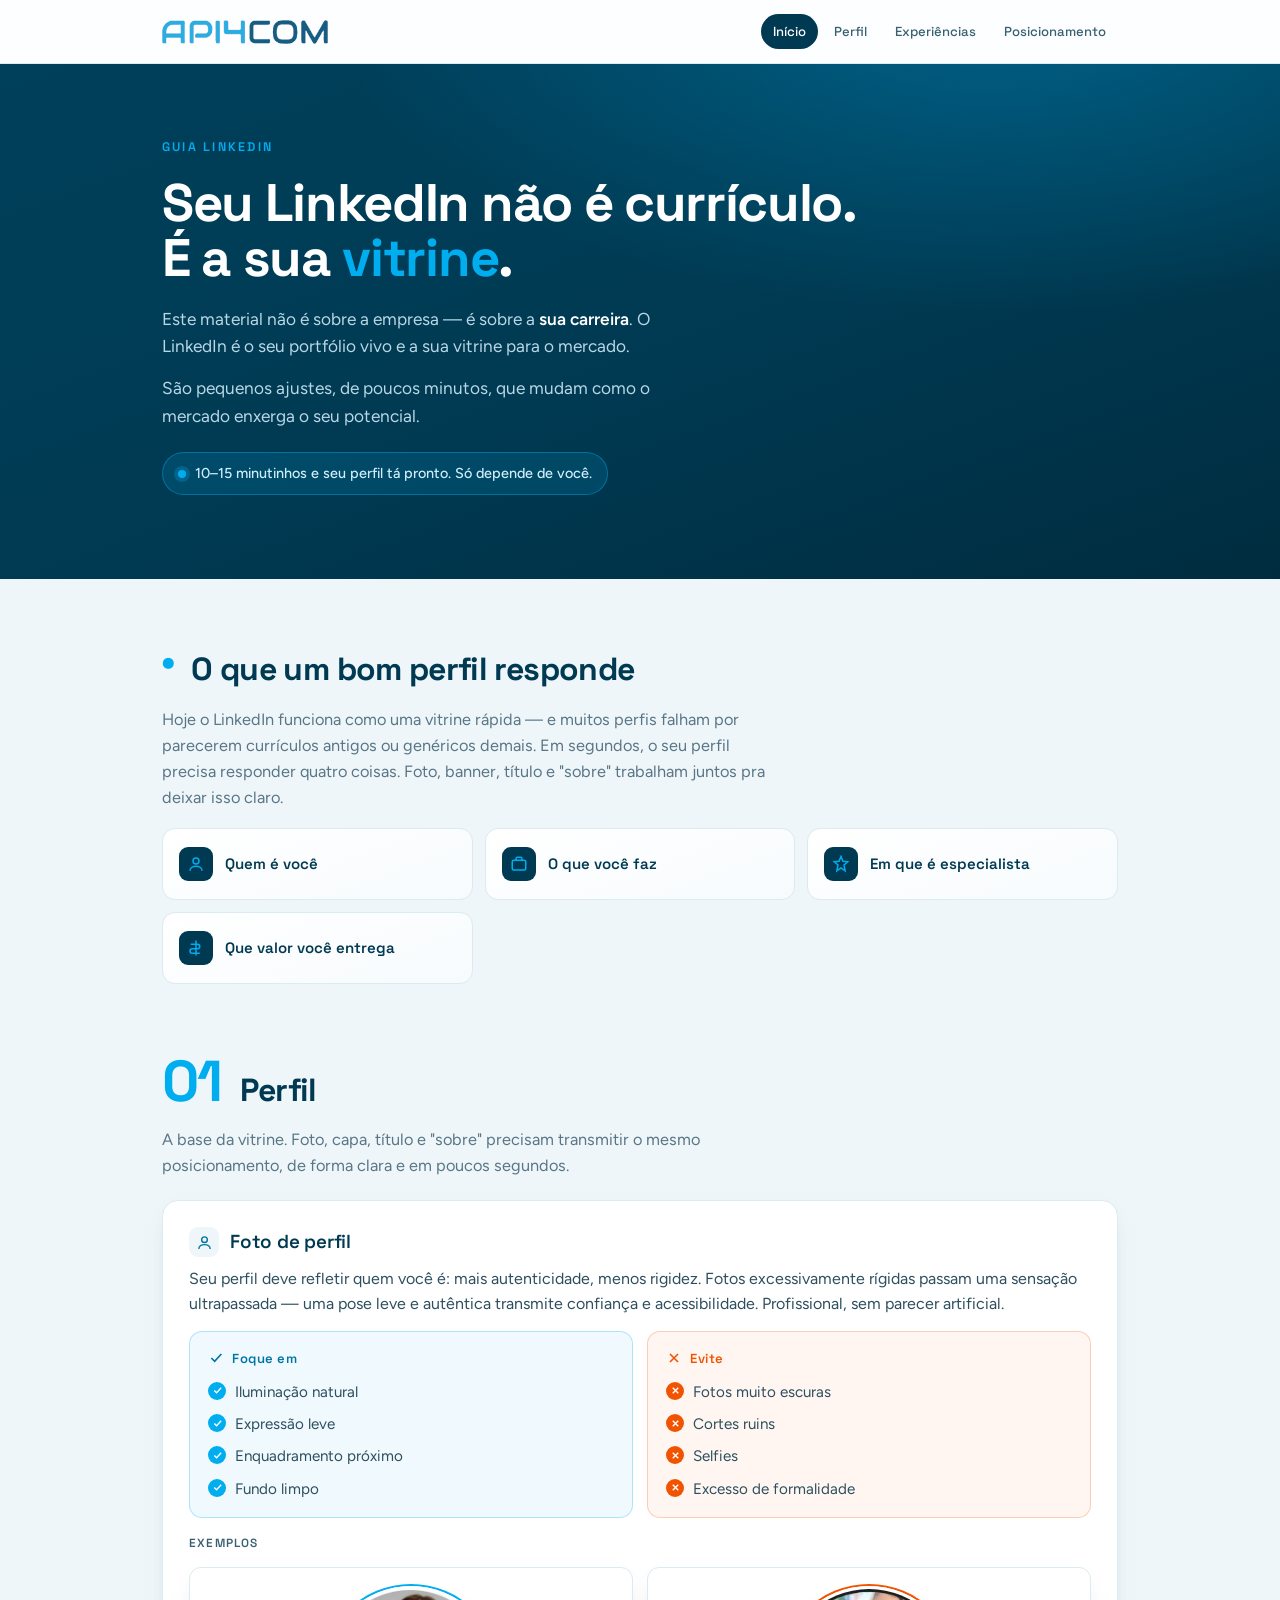
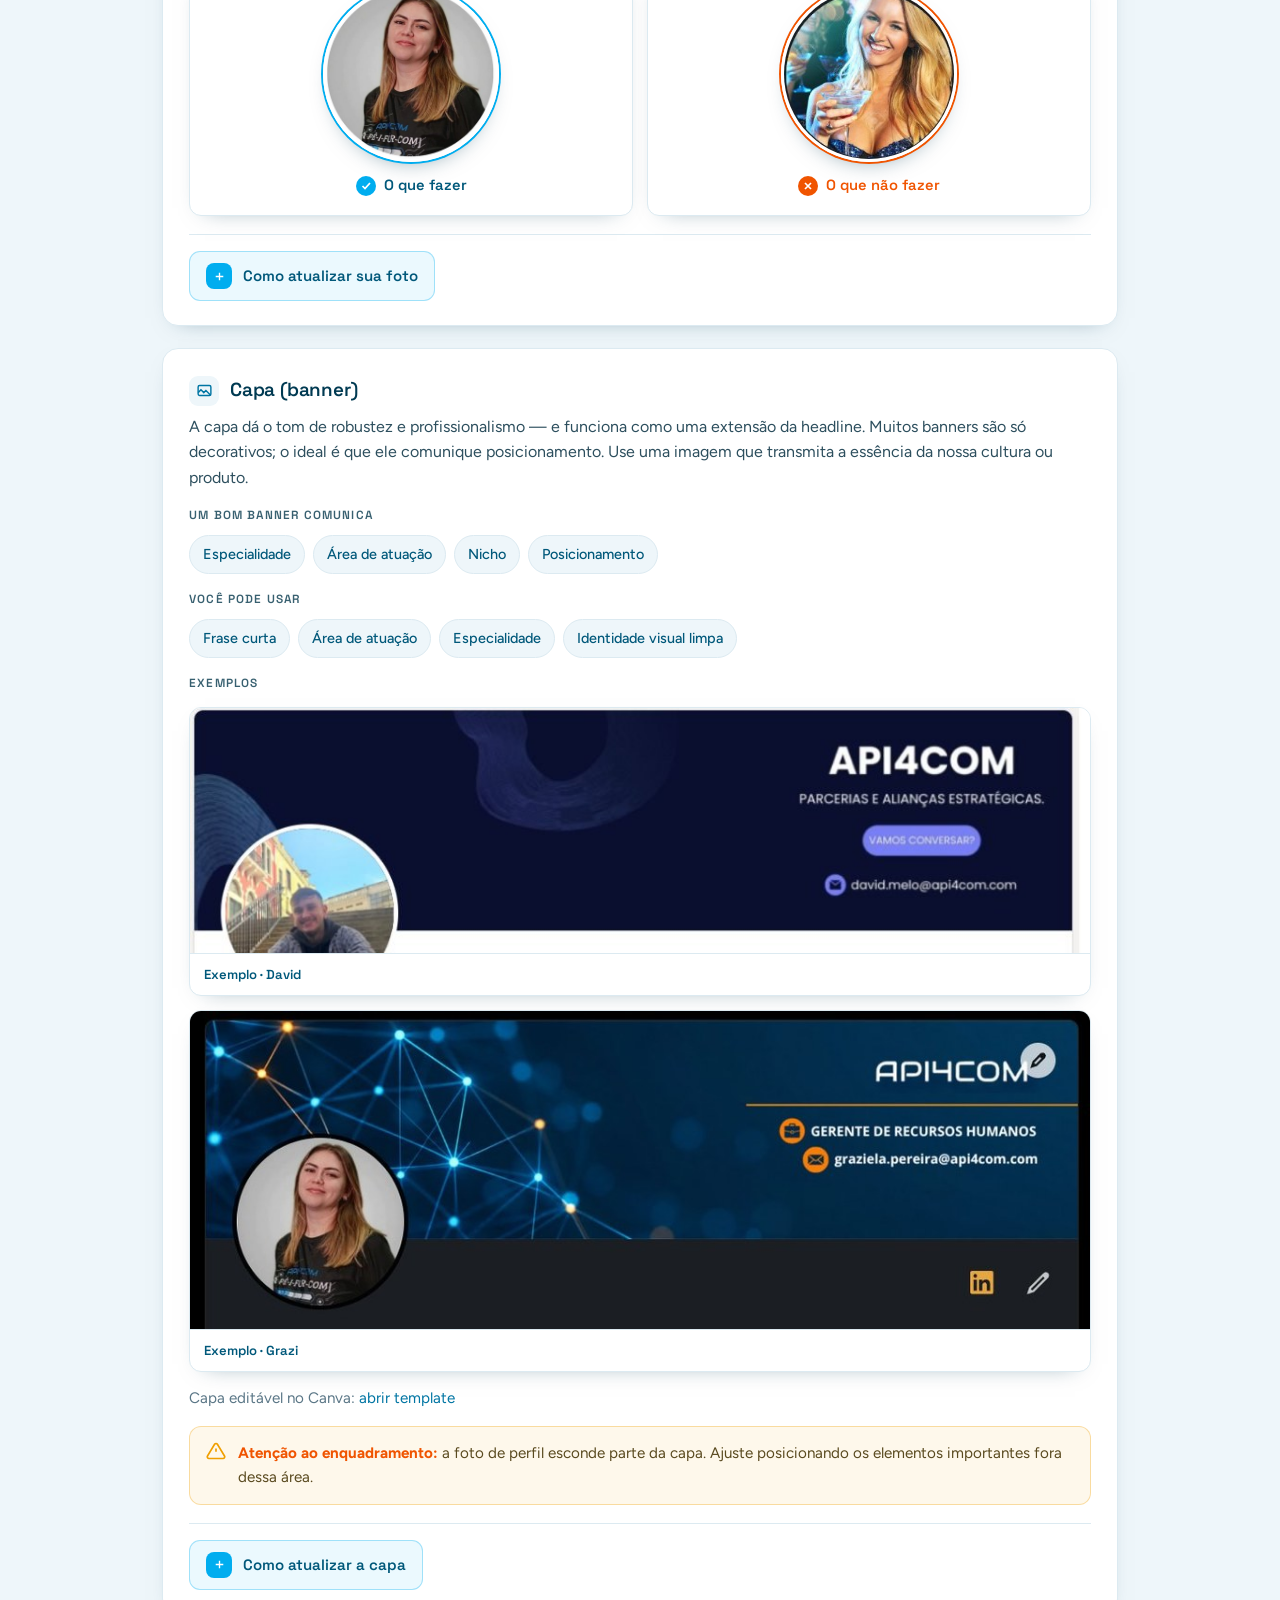
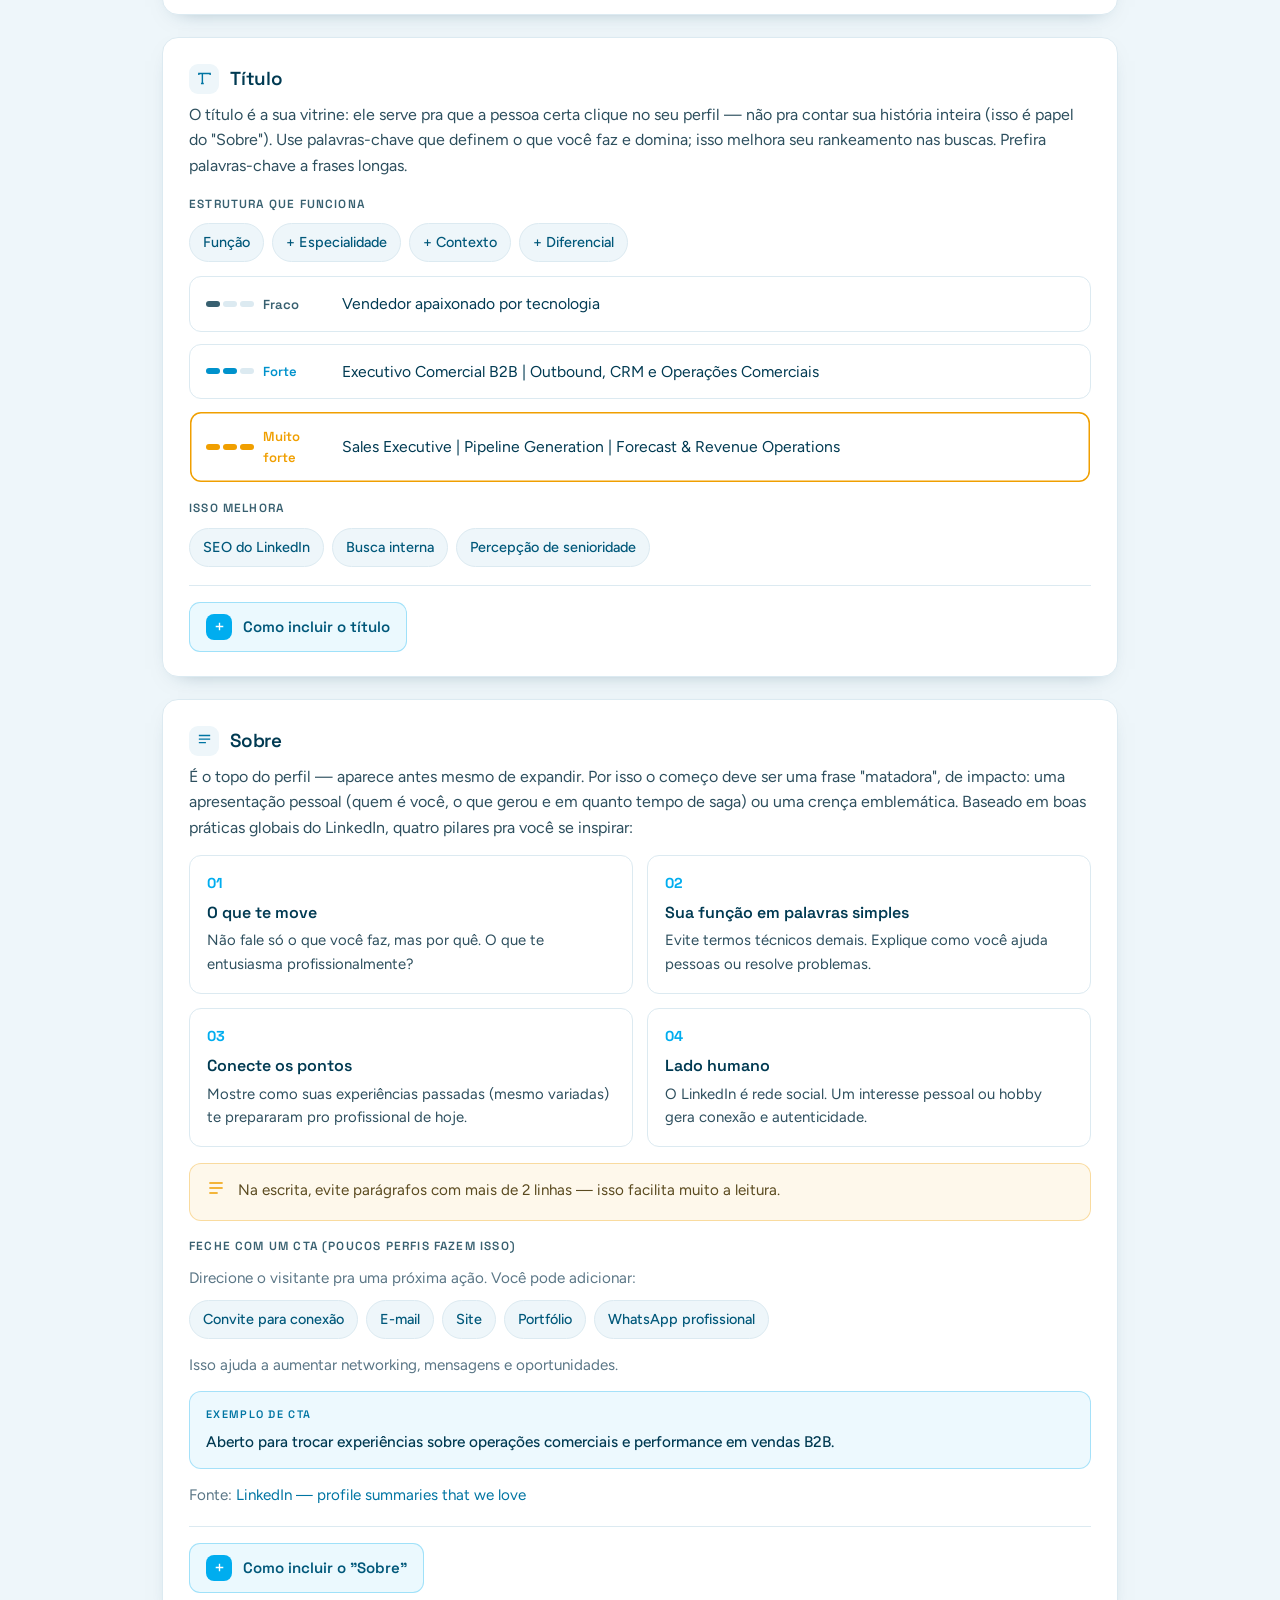
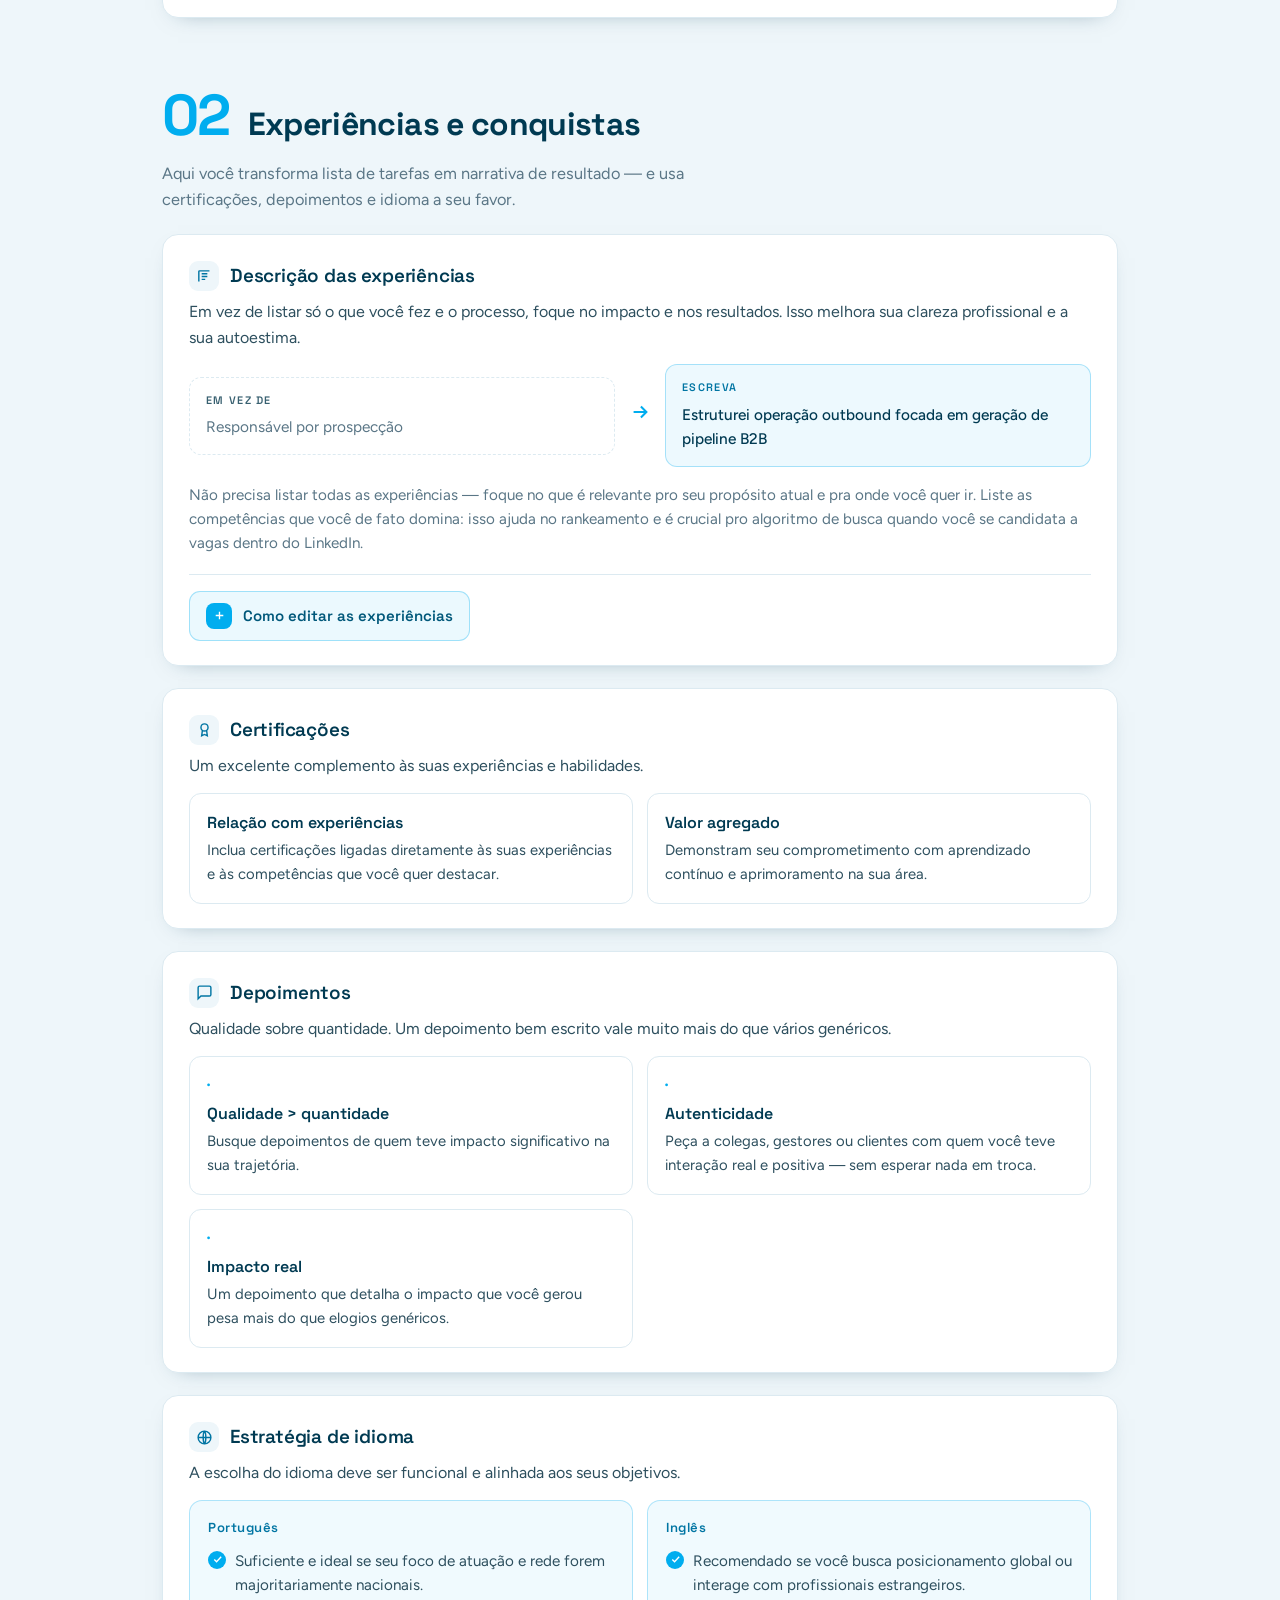
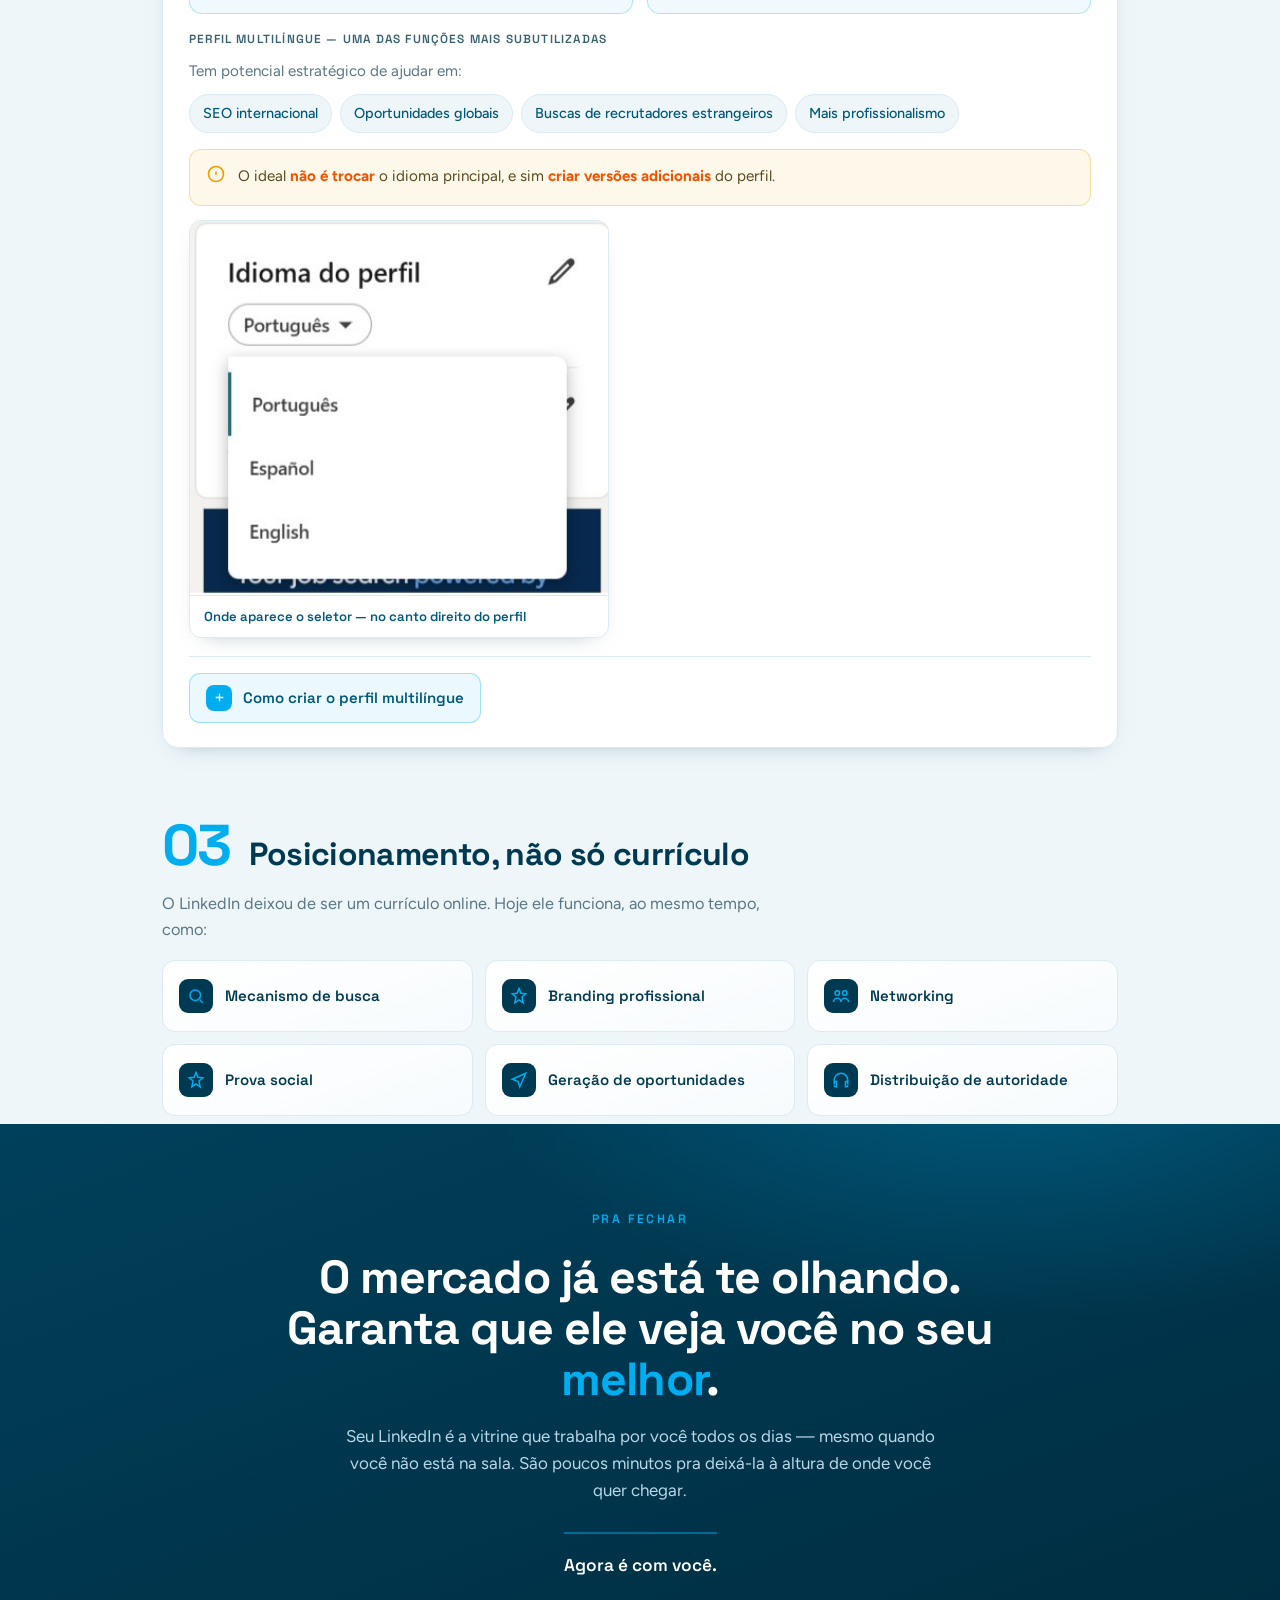
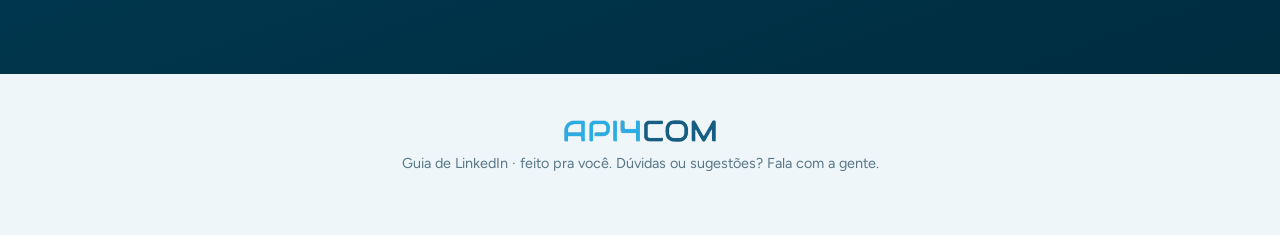
<file: materiais/playbook-linkedin.html>
<!DOCTYPE html>
<html lang="pt-BR">
<head>
<meta charset="UTF-8">
<meta name="viewport" content="width=device-width, initial-scale=1.0">
<title>Guia LinkedIn · API4COM</title>
<link rel="preconnect" href="https://fonts.googleapis.com">
<link rel="preconnect" href="https://fonts.gstatic.com" crossorigin>
<link href="https://fonts.googleapis.com/css2?family=Figtree:wght@400;500;600;700&family=Space+Grotesk:wght@500;600;700&display=swap" rel="stylesheet">
<style>
  :root{
    --ink:#003A52;
    --navy-700:#00587A;
    --navy-600:#0075A3;
    --navy-500:#0092CC;
    --brand:#00ADEF;
    --amber:#F09F00;
    --ember:#F05400;
    --teal:#386070;
    --mist:#EEF6FA;
    --paper:#FFFFFF;
    --line:#DCEAF1;
    --muted:#5A7686;
    --shadow:0 18px 40px -24px rgba(0,58,82,.45);
    --shadow-sm:0 8px 22px -16px rgba(0,58,82,.5);
    --display:'Space Grotesk',system-ui,sans-serif;
    --body:'Figtree',system-ui,-apple-system,'Segoe UI',sans-serif;
    --radius:16px;
    --maxw:1000px;
  }
  *{box-sizing:border-box;margin:0;padding:0}
  html{scroll-behavior:smooth}
  @media (prefers-reduced-motion:reduce){html{scroll-behavior:auto}}
  body{
    font-family:var(--body);
    color:var(--ink);
    background:var(--mist);
    line-height:1.6;
    -webkit-font-smoothing:antialiased;
    text-rendering:optimizeLegibility;
  }
  a{color:var(--navy-600);text-decoration:none}
  a:hover{text-decoration:underline}

  /* ---------- top bar ---------- */
  .progress{position:fixed;top:0;left:0;height:3px;width:0;background:var(--brand);z-index:60;transition:width .12s linear}
  .topbar{
    position:sticky;top:0;z-index:50;
    background:rgba(255,255,255,.86);
    backdrop-filter:saturate(160%) blur(10px);
    border-bottom:1px solid var(--line);
  }
  .topbar-inner{
    max-width:var(--maxw);margin:0 auto;padding:14px 22px;
    display:flex;align-items:center;justify-content:space-between;gap:16px;
  }
  .brand{font-family:var(--display);font-weight:700;font-size:1.15rem;letter-spacing:-.02em;color:var(--ink)}
  .brand b{color:var(--brand)}
  .brand-logo{height:24px;width:auto;display:block}
  .footer-logo{height:22px;width:auto;display:block;margin:0 auto 10px}
  .nav{display:flex;gap:4px;flex-wrap:nowrap;overflow-x:auto;scrollbar-width:none}
  .nav::-webkit-scrollbar{display:none}
  .nav a{
    font-family:var(--display);font-size:.82rem;font-weight:500;
    color:var(--teal);padding:7px 12px;border-radius:999px;white-space:nowrap;
    transition:background .18s,color .18s;
  }
  .nav a:hover{text-decoration:none;background:var(--mist)}
  .nav a.active{background:var(--ink);color:#fff}

  /* ---------- layout ---------- */
  .wrap{max-width:var(--maxw);margin:0 auto;padding:0 22px}
  section{scroll-margin-top:72px}

  /* ---------- hero ---------- */
  .hero{
    position:relative;overflow:hidden;color:#EAF6FC;
    background:radial-gradient(1100px 500px at 78% -10%, rgba(0,173,239,.32), transparent 60%),
               linear-gradient(160deg,#00405B 0%, #003A52 55%, #002C3F 100%);
  }
  .hero-inner{max-width:var(--maxw);margin:0 auto;padding:74px 22px 84px;
    display:block}
  .eyebrow{font-family:var(--display);font-size:.78rem;font-weight:600;letter-spacing:.18em;
    text-transform:uppercase;color:var(--brand);margin-bottom:18px}
  .hero h1{font-family:var(--display);font-weight:700;font-size:clamp(2.1rem,5vw,3.3rem);
    line-height:1.04;letter-spacing:-.025em;color:#fff;margin-bottom:20px}
  .hero h1 .pop{color:var(--brand)}
  .hero .lead{font-size:1.08rem;color:#B9D7E6;max-width:46ch;margin-bottom:14px}
  .hero .lead strong{color:#fff;font-weight:600}
  .badge{
    display:inline-flex;align-items:center;gap:9px;margin-top:8px;
    background:rgba(0,173,239,.14);border:1px solid rgba(0,173,239,.4);
    color:#CFEEFB;padding:9px 15px;border-radius:999px;font-size:.9rem;font-weight:500;
  }
  .badge .dot{width:8px;height:8px;border-radius:50%;background:var(--brand);box-shadow:0 0 0 4px rgba(0,173,239,.25)}

  /* hero profile card (signature) */
  .pcard{
    background:#fff;border-radius:18px;overflow:hidden;color:var(--ink);
    box-shadow:0 40px 80px -30px rgba(0,0,0,.55);position:relative;
  }
  .pcard-cover{height:78px;background:linear-gradient(110deg,var(--navy-700),var(--brand));position:relative}
  .pcard-cover span{position:absolute;left:16px;bottom:12px;font-family:var(--display);
    font-size:.7rem;font-weight:600;letter-spacing:.12em;text-transform:uppercase;color:rgba(255,255,255,.92)}
  .pcard-avatar{width:72px;height:72px;border-radius:50%;border:4px solid #fff;background:linear-gradient(150deg,#E8F4FA,#C7E6F4);
    margin:-40px 0 0 18px;display:flex;align-items:center;justify-content:center;
    font-family:var(--display);font-weight:700;color:var(--navy-700);font-size:1.5rem;box-shadow:var(--shadow-sm)}
  .pcard-body{padding:8px 18px 20px}
  .pcard-name{font-family:var(--display);font-weight:700;font-size:1.12rem;margin-top:6px}
  .pcard-head{font-size:.92rem;color:var(--navy-600);font-weight:600;margin:3px 0 12px}
  .pcard-meta{display:flex;gap:8px;flex-wrap:wrap}
  .pcard-meta span{font-size:.72rem;background:var(--mist);color:var(--teal);padding:5px 9px;border-radius:999px;font-weight:500}
  .pcard-flag{position:absolute;top:12px;right:12px;background:rgba(255,255,255,.92);color:var(--navy-700);
    font-family:var(--display);font-size:.62rem;font-weight:600;letter-spacing:.1em;text-transform:uppercase;
    padding:5px 9px;border-radius:999px}

  /* ---------- chapters ---------- */
  .chapter{padding:64px 0 8px}
  .chapter-head{display:flex;align-items:baseline;gap:18px;margin-bottom:10px}
  .chapter-num{font-family:var(--display);font-weight:700;font-size:clamp(2.4rem,6vw,3.6rem);
    line-height:.9;color:var(--brand);letter-spacing:-.03em}
  .chapter-title{font-family:var(--display);font-weight:700;font-size:clamp(1.5rem,3.4vw,2rem);
    letter-spacing:-.02em;color:var(--ink)}
  .chapter-intro{color:var(--muted);max-width:62ch;font-size:1.02rem;margin:2px 0 6px}

  .card{background:var(--paper);border:1px solid var(--line);border-radius:var(--radius);
    padding:26px 26px 24px;box-shadow:var(--shadow-sm);margin-top:22px}
  .card h3{font-family:var(--display);font-weight:600;font-size:1.18rem;color:var(--ink);
    display:flex;align-items:center;gap:11px;margin-bottom:8px;letter-spacing:-.01em}
  .card h3 .ic{flex:0 0 auto;width:30px;height:30px;border-radius:9px;display:grid;place-items:center;
    background:var(--mist);color:var(--navy-600)}
  .card h3 .ic svg{width:17px;height:17px}
  .card p{color:#2D4F5E;margin-bottom:10px}
  .card p.note{color:var(--muted);font-size:.95rem}
  .lbl{font-family:var(--display);font-weight:600;font-size:.74rem;letter-spacing:.1em;
    text-transform:uppercase;color:var(--teal);margin:16px 0 10px}

  /* do / dont */
  .dd{display:grid;grid-template-columns:1fr 1fr;gap:14px;margin-top:14px}
  .dd-box{border-radius:13px;padding:16px 18px;border:1px solid}
  .dd-do{background:rgba(0,173,239,.06);border-color:rgba(0,173,239,.28)}
  .dd-no{background:rgba(240,84,0,.05);border-color:rgba(240,84,0,.25)}
  .dd-box .cap{font-family:var(--display);font-weight:600;font-size:.82rem;letter-spacing:.04em;
    display:flex;align-items:center;gap:8px;margin-bottom:11px}
  .dd-do .cap{color:var(--navy-600)}
  .dd-no .cap{color:var(--ember)}
  .dd-box ul{list-style:none;display:flex;flex-direction:column;gap:8px}
  .dd-box li{display:flex;align-items:flex-start;gap:9px;font-size:.95rem;color:#2D4F5E}
  .mk{flex:0 0 auto;width:18px;height:18px;border-radius:50%;display:grid;place-items:center;margin-top:2px}
  .mk svg{width:11px;height:11px;stroke-width:3}
  .dd-do .mk{background:var(--brand);color:#fff}
  .dd-no .mk{background:var(--ember);color:#fff}

  /* generic chip list */
  .chips{display:flex;flex-wrap:wrap;gap:8px;margin-top:6px}
  .chips span{background:var(--mist);color:var(--navy-700);border:1px solid var(--line);
    padding:7px 13px;border-radius:999px;font-size:.9rem;font-weight:500}

  /* título strength progression */
  .lvl{display:flex;flex-direction:column;gap:12px;margin-top:14px}
  .lvl-row{display:grid;grid-template-columns:120px 1fr;gap:16px;align-items:center;
    border:1px solid var(--line);border-radius:12px;padding:14px 16px;background:#fff}
  .lvl-row .tag{font-family:var(--display);font-weight:600;font-size:.82rem;display:flex;align-items:center;gap:9px}
  .bars{display:flex;gap:3px}
  .bars i{width:14px;height:6px;border-radius:3px;background:var(--line)}
  .lvl-row .ex{font-size:.98rem;color:var(--ink)}
  .l1 .tag{color:var(--teal)} .l1 .bars i:nth-child(1){background:var(--teal)}
  .l2 .tag{color:var(--navy-500)} .l2 .bars i:nth-child(-n+2){background:var(--navy-500)}
  .l3 .tag{color:var(--amber)} .l3 .bars i{background:var(--amber)}
  .l3{box-shadow:0 0 0 1.5px var(--amber) inset;border-color:transparent}

  /* swap example (de / para) */
  .swap{display:grid;grid-template-columns:1fr auto 1fr;gap:14px;align-items:center;margin-top:14px}
  .swap .b{border-radius:12px;padding:14px 16px;font-size:.96rem}
  .swap .from{background:#fff;border:1px dashed var(--line);color:var(--muted)}
  .swap .to{background:rgba(0,173,239,.07);border:1px solid rgba(0,173,239,.3);color:var(--ink);font-weight:500}
  .swap .arrow{color:var(--brand)}
  .swap .arrow svg{width:22px;height:22px}
  .swap small{display:block;font-family:var(--display);font-weight:600;font-size:.68rem;
    letter-spacing:.12em;text-transform:uppercase;margin-bottom:6px}
  .swap .from small{color:var(--teal)} .swap .to small{color:var(--navy-600)}

  /* pillars grid */
  .grid2{display:grid;grid-template-columns:1fr 1fr;gap:14px;margin-top:14px}
  .pill{background:#fff;border:1px solid var(--line);border-radius:12px;padding:16px 17px}
  .pill .pn{font-family:var(--display);font-weight:700;color:var(--brand);font-size:.9rem;margin-bottom:5px}
  .pill h4{font-family:var(--display);font-weight:600;font-size:1rem;margin-bottom:4px}
  .pill p{font-size:.93rem;color:#2D4F5E;margin:0}

  /* how-to (expandable path) */
  .howto{margin-top:18px;border-top:1px solid var(--line);padding-top:16px}
  .howto summary{list-style:none;cursor:pointer;display:inline-flex;align-items:center;gap:11px;
    font-family:var(--display);font-weight:600;font-size:.94rem;color:var(--navy-700);
    background:rgba(0,173,239,.08);border:1px solid rgba(0,173,239,.32);padding:11px 16px;border-radius:11px;transition:background .18s,border-color .18s}
  .howto summary:hover{background:rgba(0,173,239,.15);border-color:rgba(0,173,239,.5)}
  .howto summary::-webkit-details-marker{display:none}
  .howto summary .plus{width:26px;height:26px;border-radius:8px;background:var(--brand);
    display:grid;place-items:center;color:#fff;transition:transform .2s;flex:0 0 auto}
  .howto[open] summary{background:rgba(0,173,239,.15);border-color:rgba(0,173,239,.5)}
  .howto[open] summary .plus{transform:rotate(45deg)}
  .path{display:flex;flex-wrap:wrap;gap:6px;align-items:center;margin-top:14px}
  .path b{font-family:var(--body);font-weight:500;font-size:.84rem;background:var(--mist);
    border:1px solid var(--line);color:var(--ink);padding:6px 11px;border-radius:8px}
  .path b.end{background:var(--ink);color:#fff;border-color:var(--ink)}
  .path .sep{color:var(--navy-500);font-weight:700}

  /* callout / warning */
  .callout{display:flex;gap:12px;background:rgba(240,159,0,.08);border:1px solid rgba(240,159,0,.32);
    border-radius:12px;padding:14px 16px;margin-top:16px}
  .callout .ci{flex:0 0 auto;color:var(--amber)}
  .callout .ci svg{width:20px;height:20px}
  .callout p{margin:0;font-size:.95rem;color:#5a4a1f}
  .callout strong{color:var(--ember)}

  /* image placeholder */
  .imgs{display:grid;grid-template-columns:1fr 1fr;gap:14px;margin-top:14px}
  .ph{border:1.5px dashed var(--navy-500);background:repeating-linear-gradient(135deg,#fff,#fff 10px,#F4FAFD 10px,#F4FAFD 20px);
    border-radius:12px;min-height:140px;display:flex;flex-direction:column;align-items:center;justify-content:center;
    text-align:center;padding:18px;color:var(--navy-600)}
  .ph svg{width:26px;height:26px;margin-bottom:8px;opacity:.8}
  .ph .t{font-family:var(--display);font-weight:600;font-size:.86rem}
  .ph .s{font-size:.78rem;color:var(--muted);margin-top:3px}
  .ph.good{border-color:var(--brand)} .ph.good .t{color:var(--navy-700)}
  .ph.bad{border-color:var(--ember)} .ph.bad .t{color:var(--ember)}
  .ex-photo{margin:0;border:1px solid var(--line);background:#fff;border-radius:12px;padding:18px;display:flex;flex-direction:column;align-items:center;gap:12px;box-shadow:var(--shadow-sm)}
  .ex-photo img{width:176px;height:176px;border-radius:50%;object-fit:cover;border:3px solid #fff;box-shadow:0 0 0 2px var(--brand),0 10px 22px -12px rgba(0,58,82,.5)}
  .ex-photo figcaption{font-family:var(--display);font-weight:600;font-size:.92rem;color:var(--navy-700);display:inline-flex;align-items:center;gap:8px}
  .ex-photo .ck{width:20px;height:20px;border-radius:50%;background:var(--brand);color:#fff;display:grid;place-items:center}
  .ex-photo .ck svg{width:12px;height:12px;stroke-width:3.5}

  /* positioning tags */
  .posgrid{display:grid;grid-template-columns:repeat(3,1fr);gap:12px;margin-top:18px}
  .pos{background:linear-gradient(160deg,#fff,#F7FBFD);border:1px solid var(--line);border-radius:13px;
    padding:18px 16px;display:flex;align-items:center;gap:12px}
  .pos .pic{width:34px;height:34px;border-radius:9px;background:var(--ink);color:var(--brand);
    display:grid;place-items:center;flex:0 0 auto}
  .pos .pic svg{width:18px;height:18px}
  .pos b{font-family:var(--display);font-weight:600;font-size:.94rem;color:var(--ink)}

  /* checklist */
  .checkwrap{margin:30px 0 10px;background:linear-gradient(165deg,#00405B,#002C3F);border-radius:22px;
    padding:34px 30px;color:#EAF6FC;box-shadow:var(--shadow)}
  .checkwrap .ch-top{display:flex;justify-content:space-between;align-items:flex-end;gap:16px;flex-wrap:wrap;margin-bottom:8px}
  .checkwrap h2{font-family:var(--display);font-weight:700;font-size:1.6rem;color:#fff;letter-spacing:-.02em}
  .checkwrap .sub{color:#9FC6D8;font-size:.98rem;margin-top:4px}
  .meter{min-width:150px}
  .meter .pct{font-family:var(--display);font-weight:700;font-size:2rem;color:var(--brand);text-align:right;line-height:1}
  .meter .track{height:8px;background:rgba(255,255,255,.14);border-radius:999px;margin-top:8px;overflow:hidden}
  .meter .fill{height:100%;width:0;background:linear-gradient(90deg,var(--brand),#7BD6F7);border-radius:999px;transition:width .35s ease}
  .checklist{list-style:none;margin-top:20px;display:grid;grid-template-columns:1fr 1fr;gap:10px}
  .check{display:flex;align-items:flex-start;gap:12px;background:rgba(255,255,255,.05);
    border:1px solid rgba(255,255,255,.1);border-radius:12px;padding:13px 15px;cursor:pointer;
    transition:background .18s,border-color .18s}
  .check:hover{background:rgba(255,255,255,.09)}
  .check input{position:absolute;opacity:0;pointer-events:none}
  .check .tick{flex:0 0 auto;width:22px;height:22px;border-radius:7px;border:2px solid rgba(123,214,247,.55);
    display:grid;place-items:center;margin-top:1px;transition:background .18s,border-color .18s}
  .check .tick svg{width:13px;height:13px;opacity:0;transform:scale(.5);transition:.18s;color:#002C3F;stroke-width:3.5}
  .check .txt{font-size:.95rem;color:#D7E9F2}
  .check.done{background:rgba(0,173,239,.12);border-color:rgba(0,173,239,.4)}
  .check.done .tick{background:var(--brand);border-color:var(--brand)}
  .check.done .tick svg{opacity:1;transform:scale(1)}
  .check.done .txt{color:#fff}
  .done-msg{margin-top:16px;font-family:var(--display);font-weight:600;color:#7BD6F7;
    opacity:0;transform:translateY(4px);transition:.3s;font-size:.96rem}
  .done-msg.show{opacity:1;transform:none}

  /* footer */
  footer{text-align:center;padding:46px 22px 60px;color:var(--muted);font-size:.9rem}
  footer .fb{font-family:var(--display);font-weight:700;color:var(--ink);font-size:1rem;margin-bottom:6px}
  footer a{color:var(--navy-600)}

  /* focus visibility */
  a:focus-visible,summary:focus-visible,.check:focus-visible{outline:3px solid var(--brand);outline-offset:3px;border-radius:8px}

  /* responsive */
  @media (max-width:860px){
    .hero-inner{grid-template-columns:1fr;gap:36px;padding:54px 22px 64px}
    .hero .order-card{order:-1}
    .dd,.grid2,.imgs{grid-template-columns:1fr}
    .checklist{grid-template-columns:1fr}
    .posgrid{grid-template-columns:1fr}
    .swap{grid-template-columns:1fr;gap:10px}
    .swap .arrow{transform:rotate(90deg);justify-self:center}
    .lvl-row{grid-template-columns:1fr;gap:8px}
  }
  .ex-photo.ex-bad img{box-shadow:0 0 0 2px var(--ember),0 10px 22px -12px rgba(0,58,82,.5)}
  .ex-photo.ex-bad figcaption{color:var(--ember)}
  .ex-photo.ex-bad .ck{background:var(--ember)}
  .finale{background:radial-gradient(900px 420px at 80% -10%, rgba(0,173,239,.28), transparent 60%),linear-gradient(160deg,#00405B,#002C3F);color:#EAF6FC;padding:86px 22px 94px;text-align:center}
  .finale-inner{max-width:760px;margin:0 auto}
  .finale-eyebrow{font-family:var(--display);font-size:.76rem;font-weight:600;letter-spacing:.2em;text-transform:uppercase;color:var(--brand);margin-bottom:22px}
  .finale h2{font-family:var(--display);font-weight:700;font-size:clamp(1.9rem,4.6vw,2.9rem);line-height:1.1;letter-spacing:-.02em;color:#fff;margin:0 0 18px}
  .finale h2 .hl{color:var(--brand)}
  .finale p{font-size:1.06rem;color:#B9D7E6;max-width:54ch;margin:0 auto 28px}
  .finale-kick{display:inline-block;font-family:var(--display);font-weight:600;font-size:1.08rem;color:#fff;border-top:2px solid rgba(0,173,239,.45);padding-top:18px}
  .ex-banners{display:flex;flex-direction:column;gap:14px;margin-top:14px}
  .ex-banner{margin:0;border:1px solid var(--line);border-radius:12px;overflow:hidden;background:#fff;box-shadow:var(--shadow-sm)}
  .ex-banner img{width:100%;height:auto;display:block}
  .ex-banner figcaption{font-family:var(--display);font-weight:600;font-size:.82rem;color:var(--navy-700);padding:10px 14px;border-top:1px solid var(--line)}
  .ex-shot{margin:14px 0 0;max-width:420px;border:1px solid var(--line);border-radius:12px;overflow:hidden;background:#fff;box-shadow:var(--shadow-sm)}
  .ex-shot img{width:100%;height:auto;display:block}
  .ex-shot figcaption{font-family:var(--display);font-weight:600;font-size:.82rem;color:var(--navy-700);padding:10px 14px;border-top:1px solid var(--line)}
</style>

</head>
<body>
<div class="progress" id="progress"></div>

<header class="topbar">
  <div class="topbar-inner">
    <img class="brand-logo" src="[data-uri]" alt="API4COM">
    <nav class="nav" id="nav">
      <a href="#inicio">Início</a>
      <a href="#perfil">Perfil</a>
      <a href="#experiencias">Experiências</a>
      <a href="#posicionamento">Posicionamento</a>
    </nav>
  </div>
</header>

<main>
  <!-- HERO -->
  <section class="hero" id="inicio">
    <div class="hero-inner">
      <div>
        <div class="eyebrow">Guia LinkedIn</div>
        <h1>Seu LinkedIn não é currículo.<br>É a sua <span class="pop">vitrine</span>.</h1>
        <p class="lead">Este material não é sobre a empresa — é sobre a <strong>sua carreira</strong>. O LinkedIn é o seu portfólio vivo e a sua vitrine para o mercado.</p>
        <p class="lead">São pequenos ajustes, de poucos minutos, que mudam como o mercado enxerga o seu potencial.</p>
        <div class="badge"><span class="dot"></span> 10–15 minutinhos e seu perfil tá pronto. Só depende de você.</div>
      </div>
    </div>
  </section>

  <div class="wrap">
    <!-- VISÃO GERAL -->
    <section class="chapter" id="visao" style="padding-top:56px">
      <div class="chapter-head">
        <span class="chapter-num">·</span>
        <h2 class="chapter-title">O que um bom perfil responde</h2>
      </div>
      <p class="chapter-intro">Hoje o LinkedIn funciona como uma vitrine rápida — e muitos perfis falham por parecerem currículos antigos ou genéricos demais. Em segundos, o seu perfil precisa responder quatro coisas. Foto, banner, título e "sobre" trabalham juntos pra deixar isso claro.</p>
      <div class="posgrid">
        <div class="pos"><span class="pic"><svg viewBox="0 0 24 24" fill="none" stroke="currentColor" stroke-width="2"><circle cx="12" cy="8" r="4"/><path d="M4 21c0-4 4-6 8-6s8 2 8 6"/></svg></span><b>Quem é você</b></div>
        <div class="pos"><span class="pic"><svg viewBox="0 0 24 24" fill="none" stroke="currentColor" stroke-width="2"><rect x="3" y="7" width="18" height="13" rx="2"/><path d="M8 7V5a2 2 0 0 1 2-2h4a2 2 0 0 1 2 2v2"/></svg></span><b>O que você faz</b></div>
        <div class="pos"><span class="pic"><svg viewBox="0 0 24 24" fill="none" stroke="currentColor" stroke-width="2"><path d="M12 2l2.6 6.3L21 9l-5 4.4L17.5 21 12 17.3 6.5 21 8 13.4 3 9l6.4-.7z"/></svg></span><b>Em que é especialista</b></div>
        <div class="pos"><span class="pic"><svg viewBox="0 0 24 24" fill="none" stroke="currentColor" stroke-width="2"><path d="M12 2v20M5 7h9a3 3 0 0 1 0 6H7a3 3 0 0 0 0 6h10"/></svg></span><b>Que valor você entrega</b></div>
      </div>
    </section>

    <!-- 01 PERFIL -->
    <section class="chapter" id="perfil">
      <div class="chapter-head">
        <span class="chapter-num">01</span>
        <h2 class="chapter-title">Perfil</h2>
      </div>
      <p class="chapter-intro">A base da vitrine. Foto, capa, título e "sobre" precisam transmitir o mesmo posicionamento, de forma clara e em poucos segundos.</p>

      <!-- Foto -->
      <div class="card">
        <h3><span class="ic"><svg viewBox="0 0 24 24" fill="none" stroke="currentColor" stroke-width="2"><circle cx="12" cy="8" r="4"/><path d="M4 21c0-4 4-6 8-6s8 2 8 6"/></svg></span>Foto de perfil</h3>
        <p>Seu perfil deve refletir quem você é: mais autenticidade, menos rigidez. Fotos excessivamente rígidas passam uma sensação ultrapassada — uma pose leve e autêntica transmite confiança e acessibilidade. Profissional, sem parecer artificial.</p>
        <div class="dd">
          <div class="dd-box dd-do">
            <div class="cap"><svg viewBox="0 0 24 24" fill="none" stroke="currentColor" stroke-width="2.5" width="16" height="16"><path d="M5 12l5 5L20 6"/></svg> Foque em</div>
            <ul>
              <li><span class="mk"><svg viewBox="0 0 24 24" fill="none" stroke="currentColor"><path d="M5 12l5 5L20 6"/></svg></span>Iluminação natural</li>
              <li><span class="mk"><svg viewBox="0 0 24 24" fill="none" stroke="currentColor"><path d="M5 12l5 5L20 6"/></svg></span>Expressão leve</li>
              <li><span class="mk"><svg viewBox="0 0 24 24" fill="none" stroke="currentColor"><path d="M5 12l5 5L20 6"/></svg></span>Enquadramento próximo</li>
              <li><span class="mk"><svg viewBox="0 0 24 24" fill="none" stroke="currentColor"><path d="M5 12l5 5L20 6"/></svg></span>Fundo limpo</li>
            </ul>
          </div>
          <div class="dd-box dd-no">
            <div class="cap"><svg viewBox="0 0 24 24" fill="none" stroke="currentColor" stroke-width="2.5" width="16" height="16"><path d="M6 6l12 12M18 6L6 18"/></svg> Evite</div>
            <ul>
              <li><span class="mk"><svg viewBox="0 0 24 24" fill="none" stroke="currentColor"><path d="M6 6l12 12M18 6L6 18"/></svg></span>Fotos muito escuras</li>
              <li><span class="mk"><svg viewBox="0 0 24 24" fill="none" stroke="currentColor"><path d="M6 6l12 12M18 6L6 18"/></svg></span>Cortes ruins</li>
              <li><span class="mk"><svg viewBox="0 0 24 24" fill="none" stroke="currentColor"><path d="M6 6l12 12M18 6L6 18"/></svg></span>Selfies</li>
              <li><span class="mk"><svg viewBox="0 0 24 24" fill="none" stroke="currentColor"><path d="M6 6l12 12M18 6L6 18"/></svg></span>Excesso de formalidade</li>
            </ul>
          </div>
        </div>
        <div class="lbl">Exemplos</div>
        <div class="imgs">
          <figure class="ex-photo ex-good">
            <img src="[data-uri]" alt="Exemplo de foto de perfil — o que fazer">
            <figcaption><span class="ck"><svg viewBox="0 0 24 24" fill="none" stroke="currentColor"><path d="M5 12l5 5L20 6"/></svg></span>O que fazer</figcaption>
          </figure>
          <figure class="ex-photo ex-bad">
            <img src="[data-uri]" alt="Exemplo de foto de perfil — o que não fazer">
            <figcaption><span class="ck"><svg viewBox="0 0 24 24" fill="none" stroke="currentColor"><path d="M6 6l12 12M18 6L6 18"/></svg></span>O que não fazer</figcaption>
          </figure>
        </div>
        <details class="howto">
          <summary><span class="plus"><svg viewBox="0 0 24 24" fill="none" stroke="currentColor" stroke-width="2.5" width="13" height="13"><path d="M12 5v14M5 12h14"/></svg></span>Como atualizar sua foto</summary>
          <div class="path"><b>Perfil</b><span class="sep">→</span><b>Clique na foto</b><span class="sep">→</span><b>Alterar foto</b><span class="sep">→</span><b>Inserir imagem com boa luz e enquadramento</b><span class="sep">→</span><b class="end">Salvar</b></div>
        </details>
      </div>

      <!-- Capa -->
      <div class="card">
        <h3><span class="ic"><svg viewBox="0 0 24 24" fill="none" stroke="currentColor" stroke-width="2"><rect x="3" y="5" width="18" height="14" rx="2"/><path d="M3 15l4-4 4 4 3-3 7 7"/></svg></span>Capa (banner)</h3>
        <p>A capa dá o tom de robustez e profissionalismo — e funciona como uma extensão da headline. Muitos banners são só decorativos; o ideal é que ele comunique posicionamento. Use uma imagem que transmita a essência da nossa cultura ou produto.</p>
        <div class="lbl">Um bom banner comunica</div>
        <div class="chips"><span>Especialidade</span><span>Área de atuação</span><span>Nicho</span><span>Posicionamento</span></div>
        <div class="lbl">Você pode usar</div>
        <div class="chips"><span>Frase curta</span><span>Área de atuação</span><span>Especialidade</span><span>Identidade visual limpa</span></div>
        <div class="lbl">Exemplos</div>
        <div class="ex-banners">
          <figure class="ex-banner"><img src="[data-uri]" alt="Exemplo de capa do LinkedIn — David"><figcaption>Exemplo · David</figcaption></figure>
          <figure class="ex-banner"><img src="[data-uri]" alt="Exemplo de capa do LinkedIn — Grazi"><figcaption>Exemplo · Grazi</figcaption></figure>
        </div>
        <p class="note" style="margin-top:14px">Capa editável no Canva: <a href="https://canva.link/bevon920dcou4ie" target="_blank" rel="noopener">abrir template</a></p>
        <div class="callout">
          <span class="ci"><svg viewBox="0 0 24 24" fill="none" stroke="currentColor" stroke-width="2"><path d="M12 9v4M12 17h.01"/><path d="M10.3 3.9 1.8 18a2 2 0 0 0 1.7 3h17a2 2 0 0 0 1.7-3L13.7 3.9a2 2 0 0 0-3.4 0z"/></svg></span>
          <p><strong>Atenção ao enquadramento:</strong> a foto de perfil esconde parte da capa. Ajuste posicionando os elementos importantes fora dessa área.</p>
        </div>
        <details class="howto">
          <summary><span class="plus"><svg viewBox="0 0 24 24" fill="none" stroke="currentColor" stroke-width="2.5" width="13" height="13"><path d="M12 5v14M5 12h14"/></svg></span>Como atualizar a capa</summary>
          <div class="path"><b>Perfil</b><span class="sep">→</span><b>Lápis da seção principal</b><span class="sep">→</span><b>Alterar imagem de capa</b><span class="sep">→</span><b>Inserir banner</b><span class="sep">→</span><b>Ajustar enquadramento</b><span class="sep">→</span><b class="end">Salvar</b></div>
        </details>
      </div>

      <!-- Título -->
      <div class="card">
        <h3><span class="ic"><svg viewBox="0 0 24 24" fill="none" stroke="currentColor" stroke-width="2"><path d="M4 7V5h16v2M9 5v14M7 19h4"/></svg></span>Título</h3>
        <p>O título é a sua vitrine: ele serve pra que a pessoa certa clique no seu perfil — não pra contar sua história inteira (isso é papel do "Sobre"). Use palavras-chave que definem o que você faz e domina; isso melhora seu rankeamento nas buscas. Prefira palavras-chave a frases longas.</p>
        <div class="lbl">Estrutura que funciona</div>
        <div class="chips"><span>Função</span><span>+ Especialidade</span><span>+ Contexto</span><span>+ Diferencial</span></div>
        <div class="lvl">
          <div class="lvl-row l1"><div class="tag"><div class="bars"><i></i><i></i><i></i></div> Fraco</div><div class="ex">Vendedor apaixonado por tecnologia</div></div>
          <div class="lvl-row l2"><div class="tag"><div class="bars"><i></i><i></i><i></i></div> Forte</div><div class="ex">Executivo Comercial B2B | Outbound, CRM e Operações Comerciais</div></div>
          <div class="lvl-row l3"><div class="tag"><div class="bars"><i></i><i></i><i></i></div> Muito forte</div><div class="ex">Sales Executive | Pipeline Generation | Forecast &amp; Revenue Operations</div></div>
        </div>
        <div class="lbl">Isso melhora</div>
        <div class="chips"><span>SEO do LinkedIn</span><span>Busca interna</span><span>Percepção de senioridade</span></div>
        <details class="howto">
          <summary><span class="plus"><svg viewBox="0 0 24 24" fill="none" stroke="currentColor" stroke-width="2.5" width="13" height="13"><path d="M12 5v14M5 12h14"/></svg></span>Como incluir o título</summary>
          <div class="path"><b>Perfil</b><span class="sep">→</span><b>Lápis da seção principal</b><span class="sep">→</span><b>Campo "Título"</b><span class="sep">→</span><b>Cargo + especialidade + diferencial</b><span class="sep">→</span><b class="end">Salvar</b></div>
        </details>
      </div>

      <!-- Sobre -->
      <div class="card">
        <h3><span class="ic"><svg viewBox="0 0 24 24" fill="none" stroke="currentColor" stroke-width="2"><path d="M4 5h16M4 10h16M4 15h10"/></svg></span>Sobre</h3>
        <p>É o topo do perfil — aparece antes mesmo de expandir. Por isso o começo deve ser uma frase "matadora", de impacto: uma apresentação pessoal (quem é você, o que gerou e em quanto tempo de saga) ou uma crença emblemática. Baseado em boas práticas globais do LinkedIn, quatro pilares pra você se inspirar:</p>
        <div class="grid2">
          <div class="pill"><div class="pn">01</div><h4>O que te move</h4><p>Não fale só o que você faz, mas por quê. O que te entusiasma profissionalmente?</p></div>
          <div class="pill"><div class="pn">02</div><h4>Sua função em palavras simples</h4><p>Evite termos técnicos demais. Explique como você ajuda pessoas ou resolve problemas.</p></div>
          <div class="pill"><div class="pn">03</div><h4>Conecte os pontos</h4><p>Mostre como suas experiências passadas (mesmo variadas) te prepararam pro profissional de hoje.</p></div>
          <div class="pill"><div class="pn">04</div><h4>Lado humano</h4><p>O LinkedIn é rede social. Um interesse pessoal ou hobby gera conexão e autenticidade.</p></div>
        </div>
        <div class="callout">
          <span class="ci"><svg viewBox="0 0 24 24" fill="none" stroke="currentColor" stroke-width="2"><path d="M4 6h16M4 12h16M4 18h10"/></svg></span>
          <p>Na escrita, evite parágrafos com mais de 2 linhas — isso facilita muito a leitura.</p>
        </div>
        <div class="lbl">Feche com um CTA (poucos perfis fazem isso)</div>
        <p class="note">Direcione o visitante pra uma próxima ação. Você pode adicionar:</p>
        <div class="chips"><span>Convite para conexão</span><span>E-mail</span><span>Site</span><span>Portfólio</span><span>WhatsApp profissional</span></div>
        <p class="note" style="margin-top:14px">Isso ajuda a aumentar networking, mensagens e oportunidades.</p>
        <div class="swap" style="grid-template-columns:1fr">
          <div class="b to"><small>Exemplo de CTA</small>Aberto para trocar experiências sobre operações comerciais e performance em vendas B2B.</div>
        </div>
        <p class="note" style="margin-top:14px">Fonte: <a href="https://www.linkedin.com/business/talent/blog/product-tips/linkedin-profile-summaries-that-we-love-and-how-to-boost-your-own" target="_blank" rel="noopener">LinkedIn — profile summaries that we love</a></p>
        <details class="howto">
          <summary><span class="plus"><svg viewBox="0 0 24 24" fill="none" stroke="currentColor" stroke-width="2.5" width="13" height="13"><path d="M12 5v14M5 12h14"/></svg></span>Como incluir o "Sobre"</summary>
          <div class="path"><b>Perfil</b><span class="sep">→</span><b>Seção "Sobre"</b><span class="sep">→</span><b>Lápis</b><span class="sep">→</span><b>Inserir o texto</b><span class="sep">→</span><b class="end">Salvar</b></div>
        </details>
      </div>
    </section>

    <!-- 02 EXPERIÊNCIAS -->
    <section class="chapter" id="experiencias">
      <div class="chapter-head">
        <span class="chapter-num">02</span>
        <h2 class="chapter-title">Experiências e conquistas</h2>
      </div>
      <p class="chapter-intro">Aqui você transforma lista de tarefas em narrativa de resultado — e usa certificações, depoimentos e idioma a seu favor.</p>

      <!-- Descrição -->
      <div class="card">
        <h3><span class="ic"><svg viewBox="0 0 24 24" fill="none" stroke="currentColor" stroke-width="2"><path d="M4 19V5a1 1 0 0 1 1-1h14M8 8h8M8 12h8M8 16h5"/></svg></span>Descrição das experiências</h3>
        <p>Em vez de listar só o que você fez e o processo, foque no impacto e nos resultados. Isso melhora sua clareza profissional e a sua autoestima.</p>
        <div class="swap">
          <div class="b from"><small>Em vez de</small>Responsável por prospecção</div>
          <div class="arrow"><svg viewBox="0 0 24 24" fill="none" stroke="currentColor" stroke-width="2.2"><path d="M5 12h14M13 6l6 6-6 6"/></svg></div>
          <div class="b to"><small>Escreva</small>Estruturei operação outbound focada em geração de pipeline B2B</div>
        </div>
        <p class="note" style="margin-top:16px">Não precisa listar todas as experiências — foque no que é relevante pro seu propósito atual e pra onde você quer ir. Liste as competências que você de fato domina: isso ajuda no rankeamento e é crucial pro algoritmo de busca quando você se candidata a vagas dentro do LinkedIn.</p>
        <details class="howto">
          <summary><span class="plus"><svg viewBox="0 0 24 24" fill="none" stroke="currentColor" stroke-width="2.5" width="13" height="13"><path d="M12 5v14M5 12h14"/></svg></span>Como editar as experiências</summary>
          <div class="path"><b>Perfil</b><span class="sep">→</span><b>Experiências</b><span class="sep">→</span><b>Editar experiência</b><span class="sep">→</span><b>Inserir resultados, impactos e projetos</b><span class="sep">→</span><b class="end">Salvar</b></div>
        </details>
      </div>

      <!-- Certificações -->
      <div class="card">
        <h3><span class="ic"><svg viewBox="0 0 24 24" fill="none" stroke="currentColor" stroke-width="2"><circle cx="12" cy="9" r="5"/><path d="M9 13.5L8 21l4-2 4 2-1-7.5"/></svg></span>Certificações</h3>
        <p>Um excelente complemento às suas experiências e habilidades.</p>
        <div class="grid2">
          <div class="pill"><h4>Relação com experiências</h4><p>Inclua certificações ligadas diretamente às suas experiências e às competências que você quer destacar.</p></div>
          <div class="pill"><h4>Valor agregado</h4><p>Demonstram seu comprometimento com aprendizado contínuo e aprimoramento na sua área.</p></div>
        </div>
      </div>

      <!-- Depoimentos -->
      <div class="card">
        <h3><span class="ic"><svg viewBox="0 0 24 24" fill="none" stroke="currentColor" stroke-width="2"><path d="M21 15a2 2 0 0 1-2 2H7l-4 4V5a2 2 0 0 1 2-2h14a2 2 0 0 1 2 2z"/></svg></span>Depoimentos</h3>
        <p>Qualidade sobre quantidade. Um depoimento bem escrito vale muito mais do que vários genéricos.</p>
        <div class="grid2">
          <div class="pill"><div class="pn">·</div><h4>Qualidade > quantidade</h4><p>Busque depoimentos de quem teve impacto significativo na sua trajetória.</p></div>
          <div class="pill"><div class="pn">·</div><h4>Autenticidade</h4><p>Peça a colegas, gestores ou clientes com quem você teve interação real e positiva — sem esperar nada em troca.</p></div>
          <div class="pill"><div class="pn">·</div><h4>Impacto real</h4><p>Um depoimento que detalha o impacto que você gerou pesa mais do que elogios genéricos.</p></div>
        </div>
      </div>

      <!-- Idioma -->
      <div class="card">
        <h3><span class="ic"><svg viewBox="0 0 24 24" fill="none" stroke="currentColor" stroke-width="2"><circle cx="12" cy="12" r="9"/><path d="M3 12h18M12 3c2.5 3 2.5 15 0 18M12 3c-2.5 3-2.5 15 0 18"/></svg></span>Estratégia de idioma</h3>
        <p>A escolha do idioma deve ser funcional e alinhada aos seus objetivos.</p>
        <div class="dd">
          <div class="dd-box dd-do">
            <div class="cap">Português</div>
            <ul><li><span class="mk"><svg viewBox="0 0 24 24" fill="none" stroke="currentColor"><path d="M5 12l5 5L20 6"/></svg></span>Suficiente e ideal se seu foco de atuação e rede forem majoritariamente nacionais.</li></ul>
          </div>
          <div class="dd-box dd-do">
            <div class="cap">Inglês</div>
            <ul><li><span class="mk"><svg viewBox="0 0 24 24" fill="none" stroke="currentColor"><path d="M5 12l5 5L20 6"/></svg></span>Recomendado se você busca posicionamento global ou interage com profissionais estrangeiros.</li></ul>
          </div>
        </div>
        <div class="lbl">Perfil multilíngue — uma das funções mais subutilizadas</div>
        <p class="note">Tem potencial estratégico de ajudar em:</p>
        <div class="chips"><span>SEO internacional</span><span>Oportunidades globais</span><span>Buscas de recrutadores estrangeiros</span><span>Mais profissionalismo</span></div>
        <div class="callout">
          <span class="ci"><svg viewBox="0 0 24 24" fill="none" stroke="currentColor" stroke-width="2"><path d="M12 9v4M12 17h.01"/><circle cx="12" cy="12" r="9"/></svg></span>
          <p>O ideal <strong>não é trocar</strong> o idioma principal, e sim <strong>criar versões adicionais</strong> do perfil.</p>
        </div>
        <figure class="ex-shot">
          <img src="[data-uri]" alt="Onde aparece o seletor de idioma do perfil">
          <figcaption>Onde aparece o seletor — no canto direito do perfil</figcaption>
        </figure>
        <details class="howto">
          <summary><span class="plus"><svg viewBox="0 0 24 24" fill="none" stroke="currentColor" stroke-width="2.5" width="13" height="13"><path d="M12 5v14M5 12h14"/></svg></span>Como criar o perfil multilíngue</summary>
          <div class="path"><b>Perfil</b><span class="sep">→</span><b>Lápis da seção principal</b><span class="sep">→</span><b>"Idioma do perfil"</b><span class="sep">→</span><b>"Adicionar outro idioma"</b><span class="sep">→</span><b>Escolher idioma</b><span class="sep">→</span><b>Preencher headline, "Sobre" e experiências adaptadas</b><span class="sep">→</span><b class="end">Salvar</b></div>
        </details>
      </div>
    </section>

    <!-- 03 POSICIONAMENTO -->
    <section class="chapter" id="posicionamento">
      <div class="chapter-head">
        <span class="chapter-num">03</span>
        <h2 class="chapter-title">Posicionamento, não só currículo</h2>
      </div>
      <p class="chapter-intro">O LinkedIn deixou de ser um currículo online. Hoje ele funciona, ao mesmo tempo, como:</p>
      <div class="posgrid">
        <div class="pos"><span class="pic"><svg viewBox="0 0 24 24" fill="none" stroke="currentColor" stroke-width="2"><circle cx="11" cy="11" r="7"/><path d="M21 21l-4-4"/></svg></span><b>Mecanismo de busca</b></div>
        <div class="pos"><span class="pic"><svg viewBox="0 0 24 24" fill="none" stroke="currentColor" stroke-width="2"><path d="M12 2l2.6 6.3L21 9l-5 4.4L17.5 21 12 17.3 6.5 21 8 13.4 3 9l6.4-.7z"/></svg></span><b>Branding profissional</b></div>
        <div class="pos"><span class="pic"><svg viewBox="0 0 24 24" fill="none" stroke="currentColor" stroke-width="2"><circle cx="7" cy="8" r="3"/><circle cx="17" cy="8" r="3"/><path d="M2 20c0-3 2.5-5 5-5s5 2 5 5M12 20c0-3 2.5-5 5-5s5 2 5 5"/></svg></span><b>Networking</b></div>
        <div class="pos"><span class="pic"><svg viewBox="0 0 24 24" fill="none" stroke="currentColor" stroke-width="2"><path d="M12 17.3 6.5 21 8 13.4 3 9l6.4-.7L12 2l2.6 6.3L21 9l-5 4.4L17.5 21z"/></svg></span><b>Prova social</b></div>
        <div class="pos"><span class="pic"><svg viewBox="0 0 24 24" fill="none" stroke="currentColor" stroke-width="2"><path d="M3 11l18-8-8 18-2-7-8-3z"/></svg></span><b>Geração de oportunidades</b></div>
        <div class="pos"><span class="pic"><svg viewBox="0 0 24 24" fill="none" stroke="currentColor" stroke-width="2"><path d="M3 18v-6a9 9 0 0 1 18 0v6M21 19a2 2 0 0 1-2 2h-1v-7h3M3 19a2 2 0 0 0 2 2h1v-7H3"/></svg></span><b>Distribuição de autoridade</b></div>
      </div>
    </section>
  </div>
  <section class="finale">
    <div class="finale-inner">
      <div class="finale-eyebrow">Pra fechar</div>
      <h2>O mercado já está te olhando.<br>Garanta que ele veja você no seu <span class="hl">melhor</span>.</h2>
      <p>Seu LinkedIn é a vitrine que trabalha por você todos os dias — mesmo quando você não está na sala. São poucos minutos pra deixá-la à altura de onde você quer chegar.</p>
      <div class="finale-kick">Agora é com você.</div>
    </div>
  </section>
</main>

<footer>
  <img class="footer-logo" src="[data-uri]" alt="API4COM">
  Guia de LinkedIn · feito pra você. Dúvidas ou sugestões? Fala com a gente.
</footer>

<script>
  // scroll progress + scrollspy
  const progress = document.getElementById('progress');
  const navLinks = Array.from(document.querySelectorAll('#nav a'));
  const sections = navLinks.map(a => document.querySelector(a.getAttribute('href'))).filter(Boolean);

  function onScroll(){
    const h = document.documentElement;
    const scrolled = h.scrollTop / (h.scrollHeight - h.clientHeight);
    progress.style.width = (scrolled * 100) + '%';
    let current = sections[0];
    const probe = h.scrollTop + 120;
    for(const s of sections){ if(s.offsetTop <= probe) current = s; }
    navLinks.forEach(a => a.classList.toggle('active', a.getAttribute('href') === '#' + (current && current.id)));
  }
  document.addEventListener('scroll', onScroll, {passive:true});
  window.addEventListener('resize', onScroll);
  onScroll();
</script>

</body>
</html>
</file>
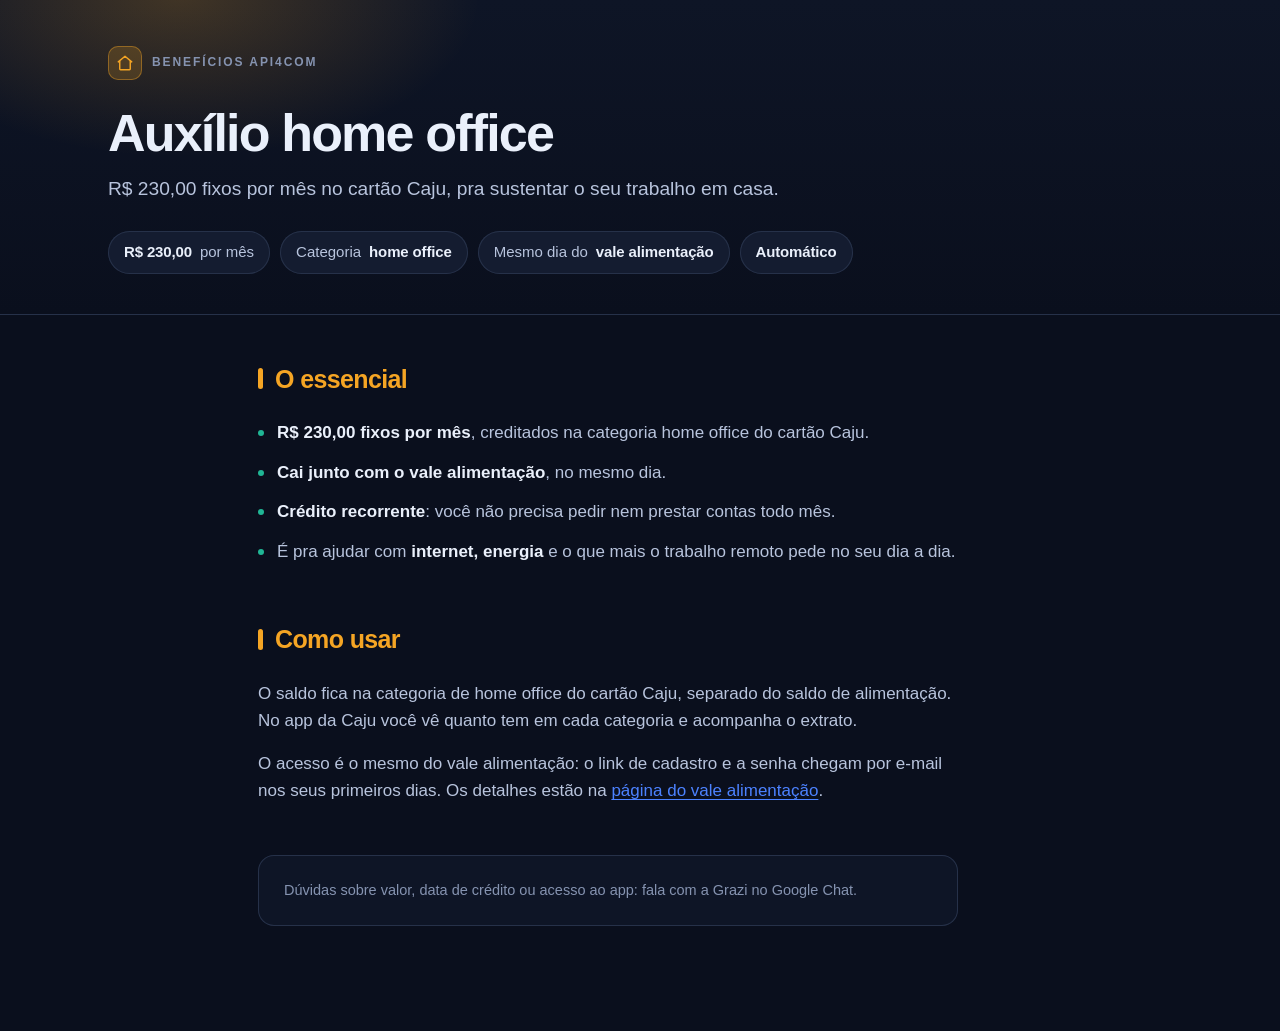
<file: materiais/beneficios/auxilio-home-office.html>
<!doctype html>
<html lang="pt-BR">
<head>
<meta charset="utf-8">
<meta name="viewport" content="width=device-width,initial-scale=1">
<title>Auxílio home office · Benefícios API4COM</title>
<link rel="stylesheet" href="estilo.css">
</head>
<body>

<header class="topo">
  <div class="faixa">
    <div class="marca">
      <span class="ic"><svg viewBox="0 0 24 24"><path d="M3 10.5 12 3l9 7.5"/><path d="M5 9.5V20a1 1 0 0 0 1 1h12a1 1 0 0 0 1-1V9.5"/></svg></span>
      <span>Benefícios API4COM</span>
    </div>
    <h1>Auxílio home office</h1>
    <p class="resumo">R$ 230,00 fixos por mês no cartão Caju, pra sustentar o seu trabalho em casa.</p>
    <div class="fatos">
      <span class="fato"><b>R$ 230,00</b> por mês</span>
      <span class="fato">Categoria <b>home office</b></span>
      <span class="fato">Mesmo dia do <b>vale alimentação</b></span>
      <span class="fato"><b>Automático</b></span>
    </div>
  </div>
</header>

<div class="pagina simples">
  <main>

    <section id="essencial">
      <h2>O essencial</h2>
      <ul>
        <li><span><b>R$ 230,00 fixos por mês</b>, creditados na categoria home office do cartão Caju.</span></li>
        <li><span><b>Cai junto com o vale alimentação</b>, no mesmo dia.</span></li>
        <li><span><b>Crédito recorrente</b>: você não precisa pedir nem prestar contas todo mês.</span></li>
        <li><span>É pra ajudar com <b>internet, energia</b> e o que mais o trabalho remoto pede no seu dia a dia.</span></li>
      </ul>
    </section>

    <section id="como-usar">
      <h2>Como usar</h2>
      <p>O saldo fica na categoria de home office do cartão Caju, separado do saldo de alimentação. No app da Caju você vê quanto tem em cada categoria e acompanha o extrato.</p>
      <p>O acesso é o mesmo do vale alimentação: o link de cadastro e a senha chegam por e-mail nos seus primeiros dias. Os detalhes estão na <a href="vale-alimentacao.html">página do vale alimentação</a>.</p>
    </section>


    <p class="rodape">
      Dúvidas sobre valor, data de crédito ou acesso ao app: fala com a Grazi no Google Chat.
    </p>

  </main>
</div>

</body>
</html>
</file>
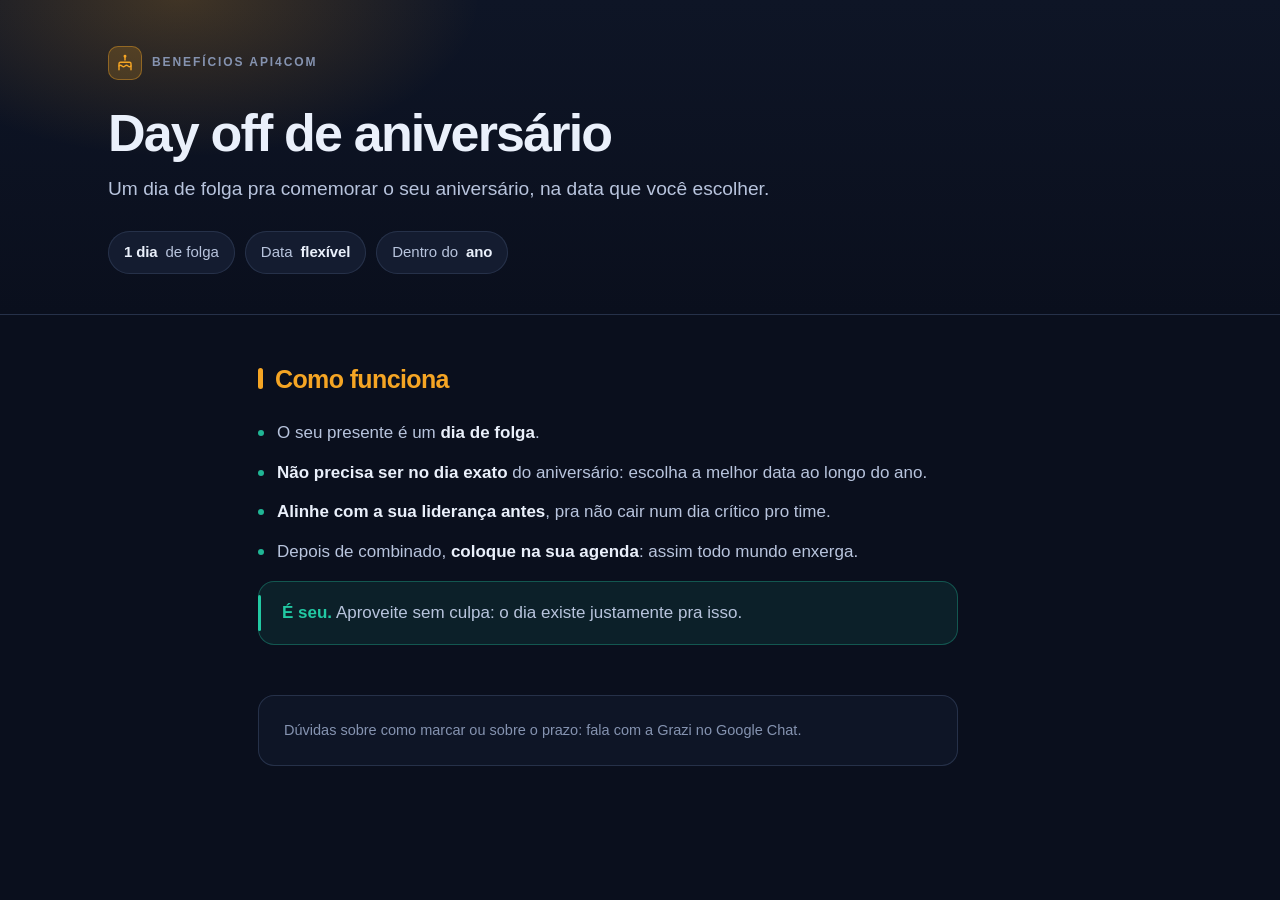
<file: materiais/beneficios/day-off.html>
<!doctype html>
<html lang="pt-BR">
<head>
<meta charset="utf-8">
<meta name="viewport" content="width=device-width,initial-scale=1">
<title>Day off de aniversário · Benefícios API4COM</title>
<link rel="stylesheet" href="estilo.css">
</head>
<body>

<header class="topo">
  <div class="faixa">
    <div class="marca">
      <span class="ic"><svg viewBox="0 0 24 24"><path d="M20 21v-8a2 2 0 0 0-2-2H6a2 2 0 0 0-2 2v8"/><path d="M4 16s.5-1 2-1 2.5 2 4 2 2.5-2 4-2 2.5 2 4 2 2-1 2-1"/><path d="M12 4v4"/><path d="M12 2a1 1 0 0 1 1 1c0 .7-1 1-1 1s-1-.3-1-1a1 1 0 0 1 1-1z"/></svg></span>
      <span>Benefícios API4COM</span>
    </div>
    <h1>Day off de aniversário</h1>
    <p class="resumo">Um dia de folga pra comemorar o seu aniversário, na data que você escolher.</p>
    <div class="fatos">
      <span class="fato"><b>1 dia</b> de folga</span>
      <span class="fato">Data <b>flexível</b></span>
      <span class="fato">Dentro do <b>ano</b></span>
    </div>
  </div>
</header>

<div class="pagina simples">
  <main>

    <section id="essencial">
      <h2>Como funciona</h2>
      <ul>
        <li><span>O seu presente é um <b>dia de folga</b>.</span></li>
        <li><span><b>Não precisa ser no dia exato</b> do aniversário: escolha a melhor data ao longo do ano.</span></li>
        <li><span><b>Alinhe com a sua liderança antes</b>, pra não cair num dia crítico pro time.</span></li>
        <li><span>Depois de combinado, <b>coloque na sua agenda</b>: assim todo mundo enxerga.</span></li>
      </ul>
      <div class="aviso bom">
        <p><b>É seu.</b> Aproveite sem culpa: o dia existe justamente pra isso.</p>
      </div>
    </section>

    <p class="rodape">
      Dúvidas sobre como marcar ou sobre o prazo: fala com a Grazi no Google Chat.
    </p>

  </main>
</div>

</body>
</html>
</file>
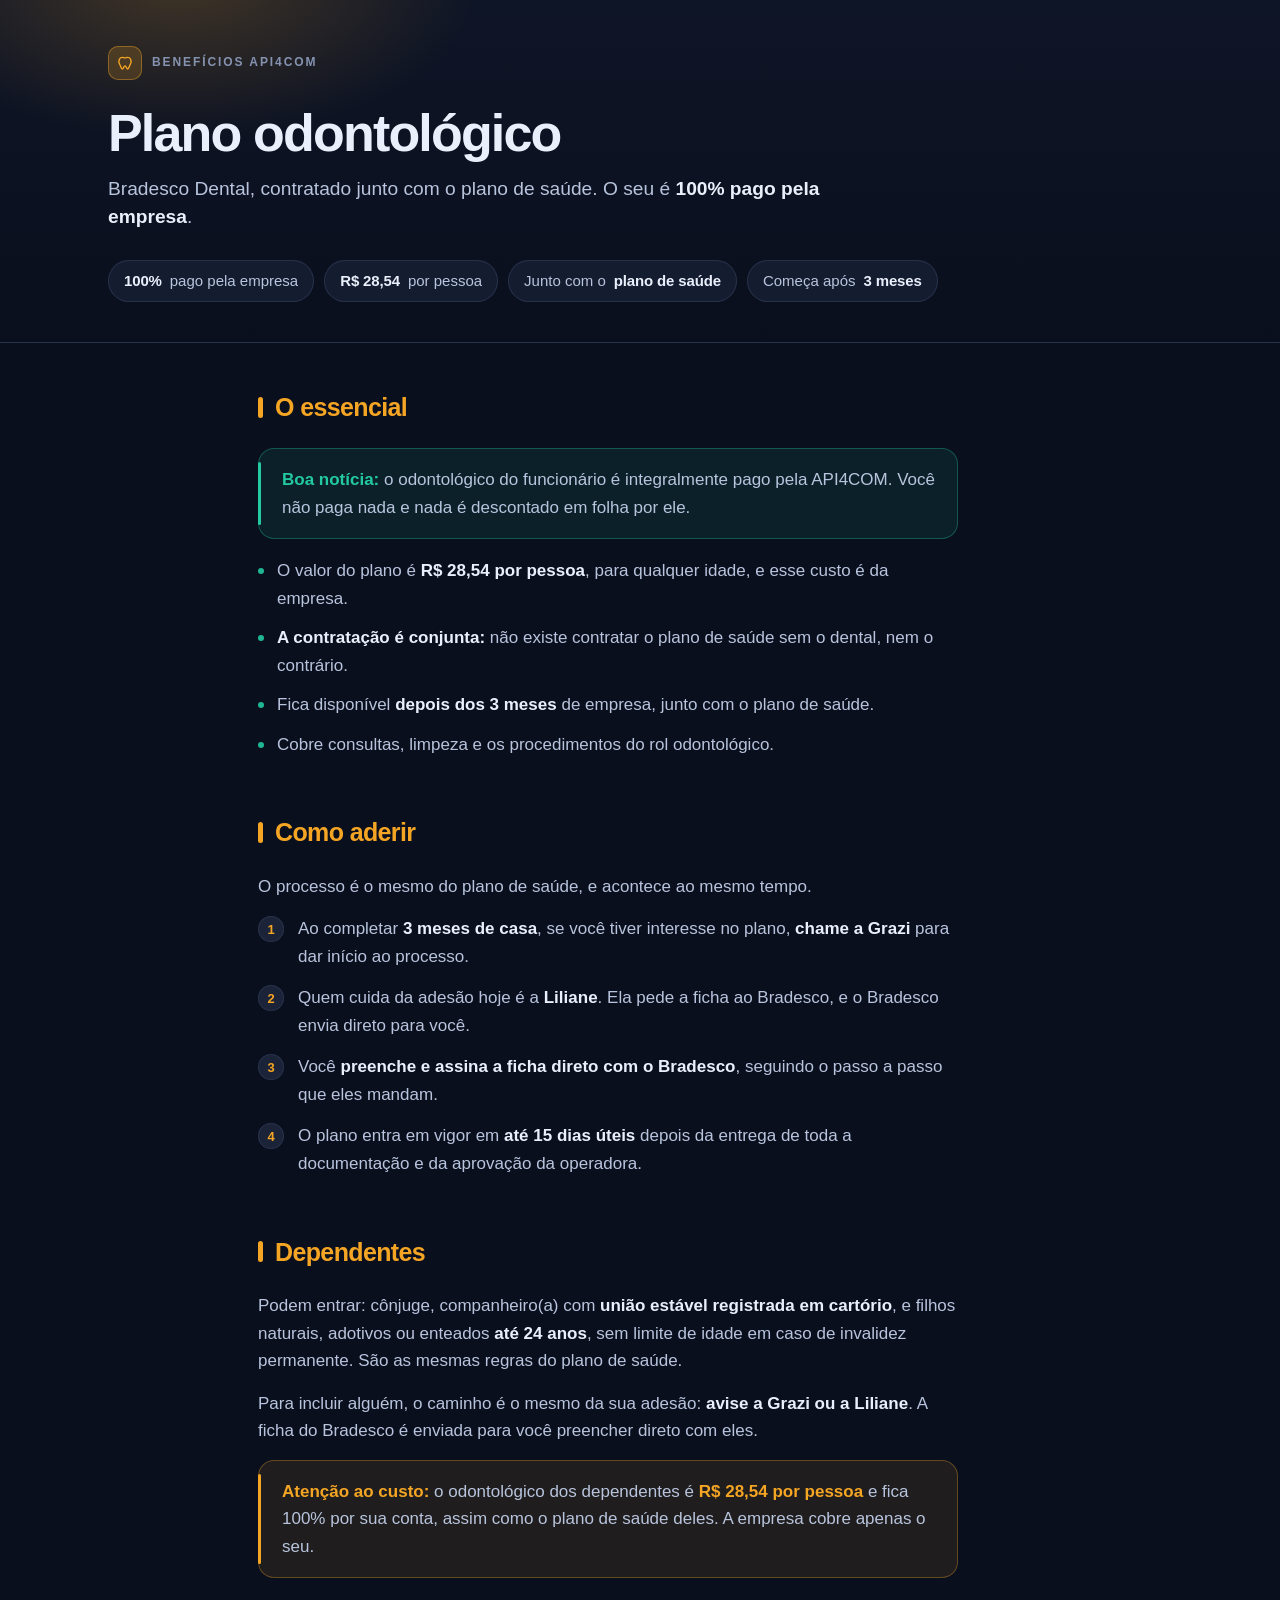
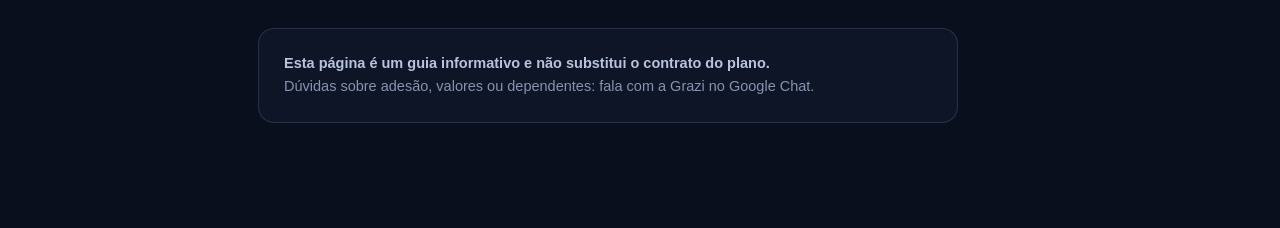
<file: materiais/beneficios/plano-odontologico.html>
<!doctype html>
<html lang="pt-BR">
<head>
<meta charset="utf-8">
<meta name="viewport" content="width=device-width,initial-scale=1">
<title>Plano odontológico · Benefícios API4COM</title>
<link rel="stylesheet" href="estilo.css">
</head>
<body>

<header class="topo">
  <div class="faixa">
    <div class="marca">
      <span class="ic"><svg viewBox="0 0 24 24"><path d="M19 14c-1.5 2.5-2 6-3.5 6S14 16 12 16s-2 4-3.5 4S6.5 16.5 5 14c-1.3-2.2-1.5-5-.5-7 .8-1.6 2.3-2.5 4-2.5 1.4 0 2.3.7 3.5.7s2.1-.7 3.5-.7c1.7 0 3.2.9 4 2.5 1 2 .8 4.8-.5 7z"/></svg></span>
      <span>Benefícios API4COM</span>
    </div>
    <h1>Plano odontológico</h1>
    <p class="resumo">Bradesco Dental, contratado junto com o plano de saúde. O seu é <b>100% pago pela empresa</b>.</p>
    <div class="fatos">
      <span class="fato"><b>100%</b> pago pela empresa</span>
      <span class="fato"><b>R$ 28,54</b> por pessoa</span>
      <span class="fato">Junto com o <b>plano de saúde</b></span>
      <span class="fato">Começa após <b>3 meses</b></span>
    </div>
  </div>
</header>

<div class="pagina simples">
  <main>

    <section id="essencial">
      <h2>O essencial</h2>
      <div class="aviso bom">
        <p><b>Boa notícia:</b> o odontológico do funcionário é integralmente pago pela API4COM. Você não paga nada e nada é descontado em folha por ele.</p>
      </div>
      <ul>
        <li><span>O valor do plano é <b>R$ 28,54 por pessoa</b>, para qualquer idade, e esse custo é da empresa.</span></li>
        <li><span><b>A contratação é conjunta:</b> não existe contratar o plano de saúde sem o dental, nem o contrário.</span></li>
        <li><span>Fica disponível <b>depois dos 3 meses</b> de empresa, junto com o plano de saúde.</span></li>
        <li><span>Cobre consultas, limpeza e os procedimentos do rol odontológico.</span></li>
      </ul>
    </section>

    <section id="aderir">
      <h2>Como aderir</h2>
      <p>O processo é o mesmo do plano de saúde, e acontece ao mesmo tempo.</p>
      <ol>
        <li><span>Ao completar <b>3 meses de casa</b>, se você tiver interesse no plano, <b>chame a Grazi</b> para dar início ao processo.</span></li>
        <li><span>Quem cuida da adesão hoje é a <b>Liliane</b>. Ela pede a ficha ao Bradesco, e o Bradesco envia direto para você.</span></li>
        <li><span>Você <b>preenche e assina a ficha direto com o Bradesco</b>, seguindo o passo a passo que eles mandam.</span></li>
        <li><span>O plano entra em vigor em <b>até 15 dias úteis</b> depois da entrega de toda a documentação e da aprovação da operadora.</span></li>
      </ol>
    </section>

    <section id="dependentes">
      <h2>Dependentes</h2>
      <p>Podem entrar: cônjuge, companheiro(a) com <b>união estável registrada em cartório</b>, e filhos naturais, adotivos ou enteados <b>até 24 anos</b>, sem limite de idade em caso de invalidez permanente. São as mesmas regras do plano de saúde.</p>
      <p>Para incluir alguém, o caminho é o mesmo da sua adesão: <b>avise a Grazi ou a Liliane</b>. A ficha do Bradesco é enviada para você preencher direto com eles.</p>
      <div class="aviso">
        <p><b>Atenção ao custo:</b> o odontológico dos dependentes é <b>R$ 28,54 por pessoa</b> e fica 100% por sua conta, assim como o plano de saúde deles. A empresa cobre apenas o seu.</p>
      </div>
    </section>

    <p class="rodape">
      <b>Esta página é um guia informativo e não substitui o contrato do plano.</b><br>
      Dúvidas sobre adesão, valores ou dependentes: fala com a Grazi no Google Chat.
    </p>

  </main>
</div>

</body>
</html>
</file>
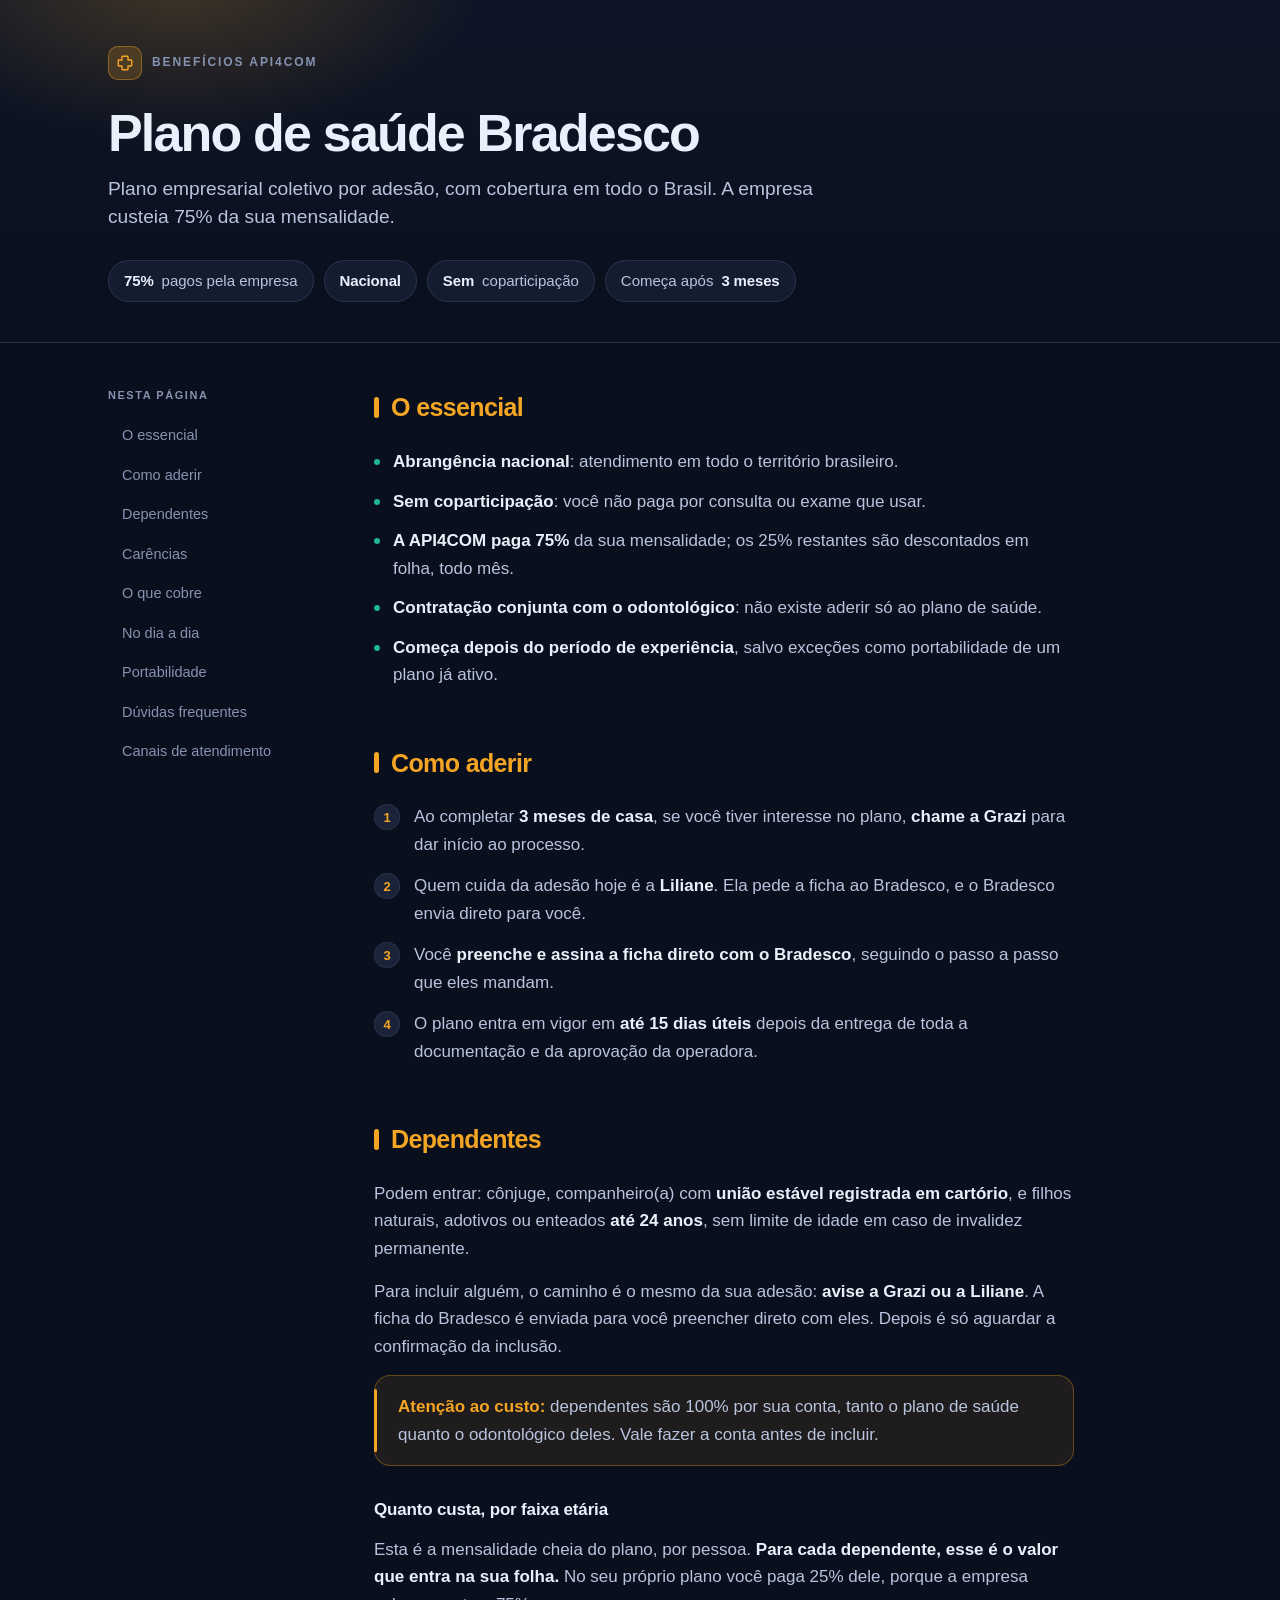
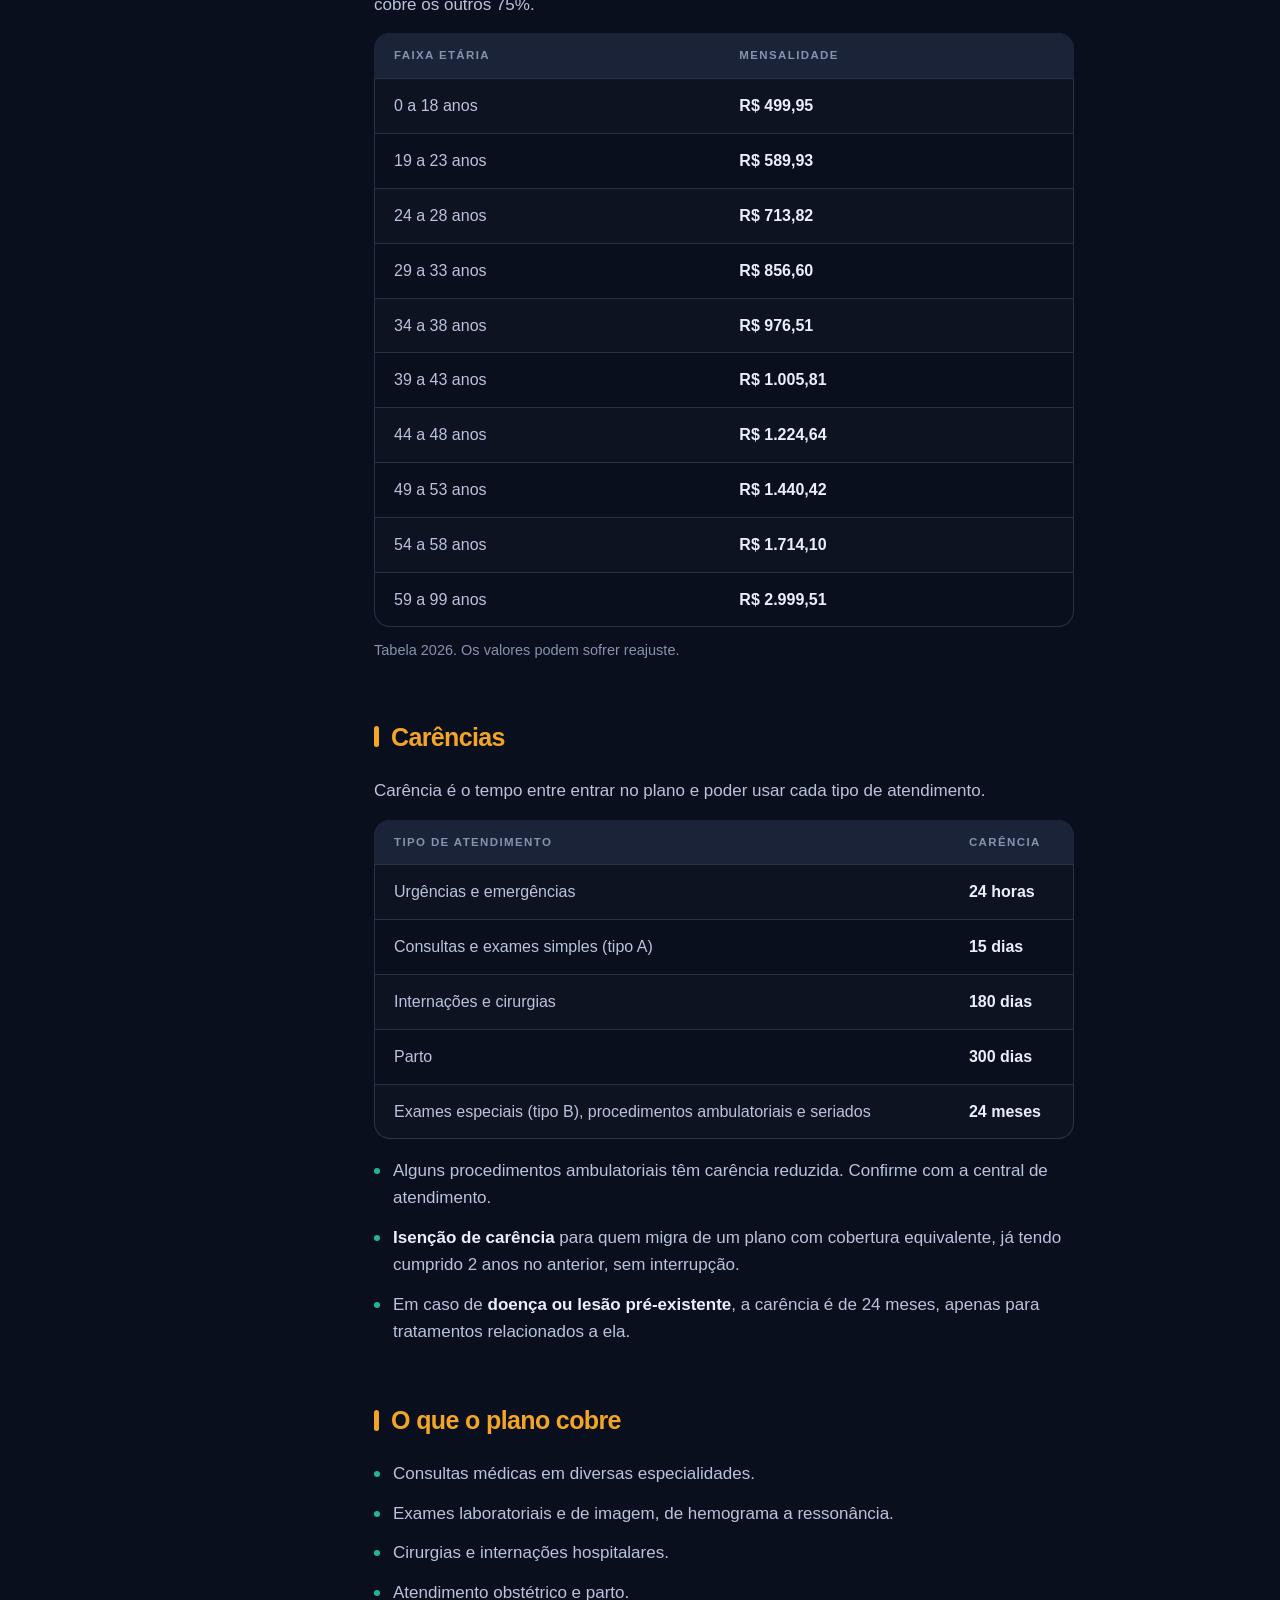
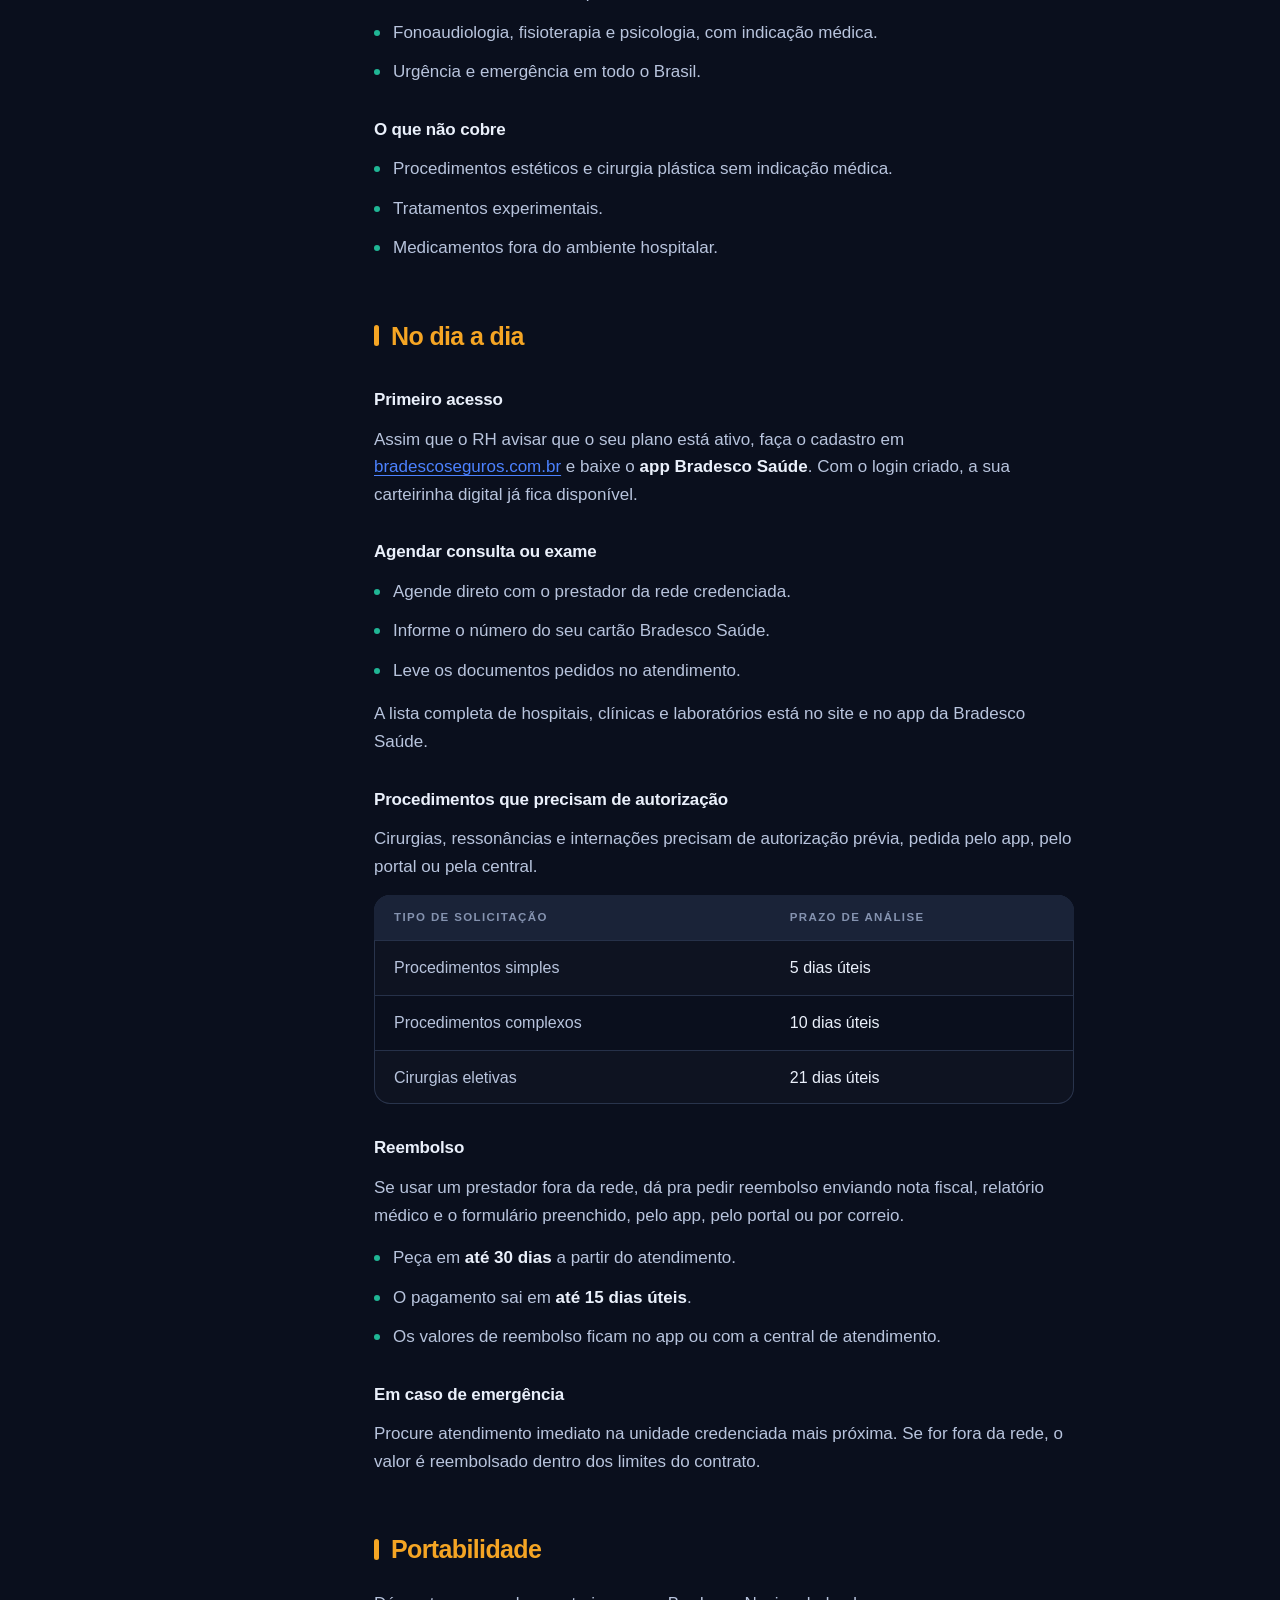
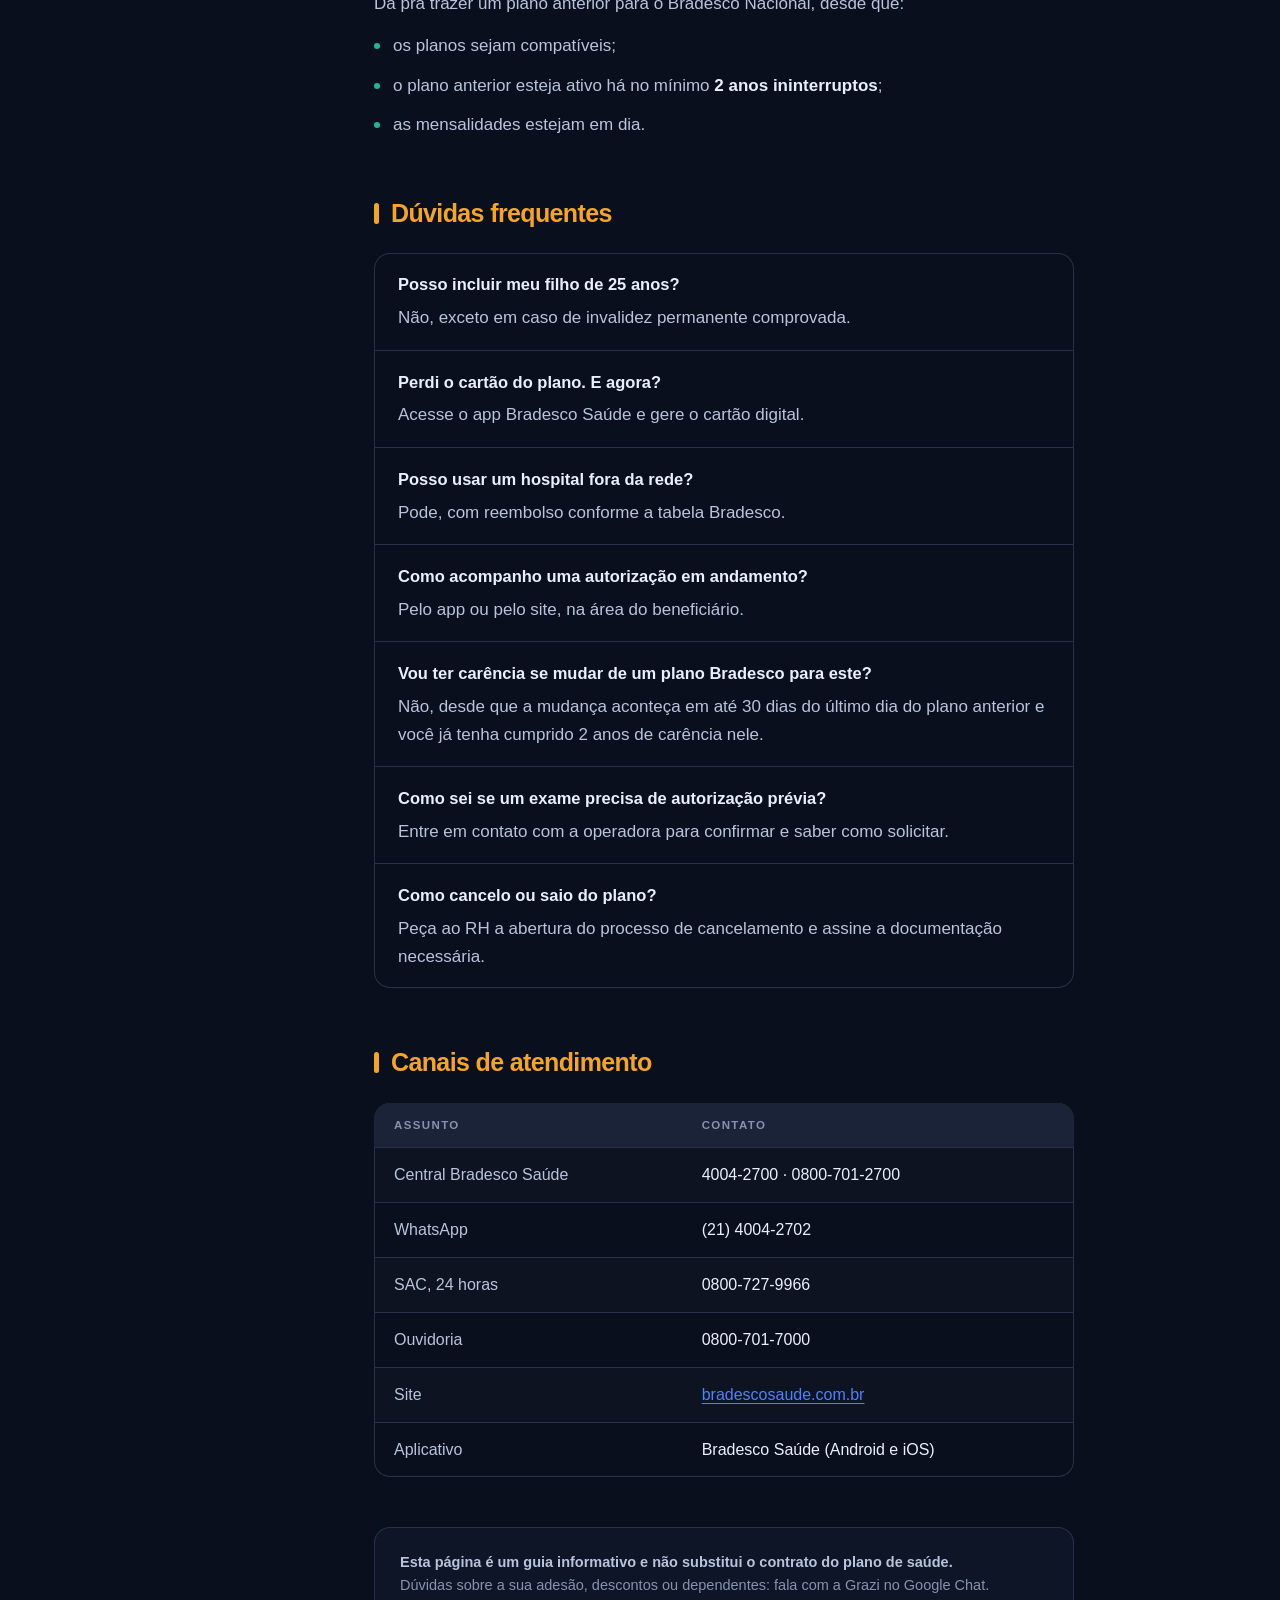
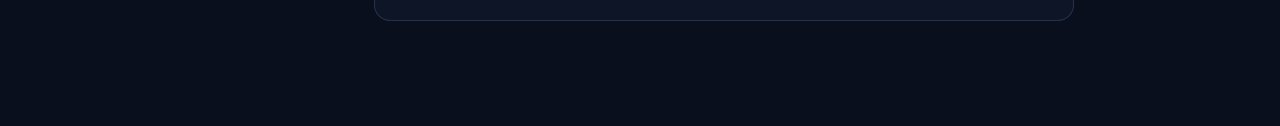
<file: materiais/beneficios/plano-saude.html>
<!doctype html>
<html lang="pt-BR">
<head>
<meta charset="utf-8">
<meta name="viewport" content="width=device-width,initial-scale=1">
<title>Plano de saúde · Benefícios API4COM</title>
<link rel="stylesheet" href="estilo.css">
</head>
<body>

<header class="topo">
  <div class="faixa">
    <div class="marca">
      <span class="ic"><svg viewBox="0 0 24 24"><path d="M9 3a1 1 0 0 0-1 1v4H4a1 1 0 0 0-1 1v6a1 1 0 0 0 1 1h4v4a1 1 0 0 0 1 1h6a1 1 0 0 0 1-1v-4h4a1 1 0 0 0 1-1V9a1 1 0 0 0-1-1h-4V4a1 1 0 0 0-1-1z"/></svg></span>
      <span>Benefícios API4COM</span>
    </div>
    <h1>Plano de saúde Bradesco</h1>
    <p class="resumo">Plano empresarial coletivo por adesão, com cobertura em todo o Brasil. A empresa custeia 75% da sua mensalidade.</p>
    <div class="fatos">
      <span class="fato"><b>75%</b> pagos pela empresa</span>
      <span class="fato"><b>Nacional</b></span>
      <span class="fato"><b>Sem</b> coparticipação</span>
      <span class="fato">Começa após <b>3 meses</b></span>
    </div>
  </div>
</header>

<div class="pagina">

  <nav class="indice">
    <p>Nesta página</p>
    <a href="#essencial">O essencial</a>
    <a href="#aderir">Como aderir</a>
    <a href="#dependentes">Dependentes</a>
    <a href="#carencias">Carências</a>
    <a href="#cobertura">O que cobre</a>
    <a href="#dia-a-dia">No dia a dia</a>
    <a href="#portabilidade">Portabilidade</a>
    <a href="#duvidas">Dúvidas frequentes</a>
    <a href="#contatos">Canais de atendimento</a>
  </nav>

  <main>

    <section id="essencial">
      <h2>O essencial</h2>
      <ul>
        <li><span><b>Abrangência nacional</b>: atendimento em todo o território brasileiro.</span></li>
        <li><span><b>Sem coparticipação</b>: você não paga por consulta ou exame que usar.</span></li>
        <li><span><b>A API4COM paga 75%</b> da sua mensalidade; os 25% restantes são descontados em folha, todo mês.</span></li>
        <li><span><b>Contratação conjunta com o odontológico</b>: não existe aderir só ao plano de saúde.</span></li>
        <li><span><b>Começa depois do período de experiência</b>, salvo exceções como portabilidade de um plano já ativo.</span></li>
      </ul>
    </section>

    <section id="aderir">
      <h2>Como aderir</h2>
      <ol>
        <li><span>Ao completar <b>3 meses de casa</b>, se você tiver interesse no plano, <b>chame a Grazi</b> para dar início ao processo.</span></li>
        <li><span>Quem cuida da adesão hoje é a <b>Liliane</b>. Ela pede a ficha ao Bradesco, e o Bradesco envia direto para você.</span></li>
        <li><span>Você <b>preenche e assina a ficha direto com o Bradesco</b>, seguindo o passo a passo que eles mandam.</span></li>
        <li><span>O plano entra em vigor em <b>até 15 dias úteis</b> depois da entrega de toda a documentação e da aprovação da operadora.</span></li>
      </ol>
    </section>

    <section id="dependentes">
      <h2>Dependentes</h2>
      <p>Podem entrar: cônjuge, companheiro(a) com <b>união estável registrada em cartório</b>, e filhos naturais, adotivos ou enteados <b>até 24 anos</b>, sem limite de idade em caso de invalidez permanente.</p>
      <p>Para incluir alguém, o caminho é o mesmo da sua adesão: <b>avise a Grazi ou a Liliane</b>. A ficha do Bradesco é enviada para você preencher direto com eles. Depois é só aguardar a confirmação da inclusão.</p>
      <div class="aviso">
        <p><b>Atenção ao custo:</b> dependentes são 100% por sua conta, tanto o plano de saúde quanto o odontológico deles. Vale fazer a conta antes de incluir.</p>
      </div>

      <h3>Quanto custa, por faixa etária</h3>
      <p>Esta é a mensalidade cheia do plano, por pessoa. <b>Para cada dependente, esse é o valor que entra na sua folha.</b> No seu próprio plano você paga 25% dele, porque a empresa cobre os outros 75%.</p>
      <div class="tabela">
        <table>
          <thead><tr><th>Faixa etária</th><th>Mensalidade</th></tr></thead>
          <tbody>
            <tr><td>0 a 18 anos</td><td><b>R$ 499,95</b></td></tr>
            <tr><td>19 a 23 anos</td><td><b>R$ 589,93</b></td></tr>
            <tr><td>24 a 28 anos</td><td><b>R$ 713,82</b></td></tr>
            <tr><td>29 a 33 anos</td><td><b>R$ 856,60</b></td></tr>
            <tr><td>34 a 38 anos</td><td><b>R$ 976,51</b></td></tr>
            <tr><td>39 a 43 anos</td><td><b>R$ 1.005,81</b></td></tr>
            <tr><td>44 a 48 anos</td><td><b>R$ 1.224,64</b></td></tr>
            <tr><td>49 a 53 anos</td><td><b>R$ 1.440,42</b></td></tr>
            <tr><td>54 a 58 anos</td><td><b>R$ 1.714,10</b></td></tr>
            <tr><td>59 a 99 anos</td><td><b>R$ 2.999,51</b></td></tr>
          </tbody>
        </table>
      </div>
      <p class="nota">Tabela 2026. Os valores podem sofrer reajuste.</p>
    </section>

    <section id="carencias">
      <h2>Carências</h2>
      <p>Carência é o tempo entre entrar no plano e poder usar cada tipo de atendimento.</p>
      <div class="tabela">
        <table>
          <thead><tr><th>Tipo de atendimento</th><th>Carência</th></tr></thead>
          <tbody>
            <tr><td>Urgências e emergências</td><td><b>24 horas</b></td></tr>
            <tr><td>Consultas e exames simples (tipo A)</td><td><b>15 dias</b></td></tr>
            <tr><td>Internações e cirurgias</td><td><b>180 dias</b></td></tr>
            <tr><td>Parto</td><td><b>300 dias</b></td></tr>
            <tr><td>Exames especiais (tipo B), procedimentos ambulatoriais e seriados</td><td><b>24 meses</b></td></tr>
          </tbody>
        </table>
      </div>
      <ul>
        <li><span>Alguns procedimentos ambulatoriais têm carência reduzida. Confirme com a central de atendimento.</span></li>
        <li><span><b>Isenção de carência</b> para quem migra de um plano com cobertura equivalente, já tendo cumprido 2 anos no anterior, sem interrupção.</span></li>
        <li><span>Em caso de <b>doença ou lesão pré-existente</b>, a carência é de 24 meses, apenas para tratamentos relacionados a ela.</span></li>
      </ul>
    </section>

    <section id="cobertura">
      <h2>O que o plano cobre</h2>
      <ul>
        <li><span>Consultas médicas em diversas especialidades.</span></li>
        <li><span>Exames laboratoriais e de imagem, de hemograma a ressonância.</span></li>
        <li><span>Cirurgias e internações hospitalares.</span></li>
        <li><span>Atendimento obstétrico e parto.</span></li>
        <li><span>Fonoaudiologia, fisioterapia e psicologia, com indicação médica.</span></li>
        <li><span>Urgência e emergência em todo o Brasil.</span></li>
      </ul>

      <h3>O que não cobre</h3>
      <ul>
        <li><span>Procedimentos estéticos e cirurgia plástica sem indicação médica.</span></li>
        <li><span>Tratamentos experimentais.</span></li>
        <li><span>Medicamentos fora do ambiente hospitalar.</span></li>
      </ul>
    </section>

    <section id="dia-a-dia">
      <h2>No dia a dia</h2>

      <h3>Primeiro acesso</h3>
      <p>Assim que o RH avisar que o seu plano está ativo, faça o cadastro em <a href="https://www.bradescoseguros.com.br/clientes/produtos/plano-saude" target="_blank" rel="noopener">bradescoseguros.com.br</a> e baixe o <b>app Bradesco Saúde</b>. Com o login criado, a sua carteirinha digital já fica disponível.</p>

      <h3>Agendar consulta ou exame</h3>
      <ul>
        <li><span>Agende direto com o prestador da rede credenciada.</span></li>
        <li><span>Informe o número do seu cartão Bradesco Saúde.</span></li>
        <li><span>Leve os documentos pedidos no atendimento.</span></li>
      </ul>
      <p>A lista completa de hospitais, clínicas e laboratórios está no site e no app da Bradesco Saúde.</p>

      <h3>Procedimentos que precisam de autorização</h3>
      <p>Cirurgias, ressonâncias e internações precisam de autorização prévia, pedida pelo app, pelo portal ou pela central.</p>
      <div class="tabela">
        <table>
          <thead><tr><th>Tipo de solicitação</th><th>Prazo de análise</th></tr></thead>
          <tbody>
            <tr><td>Procedimentos simples</td><td>5 dias úteis</td></tr>
            <tr><td>Procedimentos complexos</td><td>10 dias úteis</td></tr>
            <tr><td>Cirurgias eletivas</td><td>21 dias úteis</td></tr>
          </tbody>
        </table>
      </div>

      <h3>Reembolso</h3>
      <p>Se usar um prestador fora da rede, dá pra pedir reembolso enviando nota fiscal, relatório médico e o formulário preenchido, pelo app, pelo portal ou por correio.</p>
      <ul>
        <li><span>Peça em <b>até 30 dias</b> a partir do atendimento.</span></li>
        <li><span>O pagamento sai em <b>até 15 dias úteis</b>.</span></li>
        <li><span>Os valores de reembolso ficam no app ou com a central de atendimento.</span></li>
      </ul>

      <h3>Em caso de emergência</h3>
      <p>Procure atendimento imediato na unidade credenciada mais próxima. Se for fora da rede, o valor é reembolsado dentro dos limites do contrato.</p>
    </section>

    <section id="portabilidade">
      <h2>Portabilidade</h2>
      <p>Dá pra trazer um plano anterior para o Bradesco Nacional, desde que:</p>
      <ul>
        <li><span>os planos sejam compatíveis;</span></li>
        <li><span>o plano anterior esteja ativo há no mínimo <b>2 anos ininterruptos</b>;</span></li>
        <li><span>as mensalidades estejam em dia.</span></li>
      </ul>
    </section>

    <section id="duvidas">
      <h2>Dúvidas frequentes</h2>
      <div class="perguntas">
        <div class="pergunta">
          <b>Posso incluir meu filho de 25 anos?</b>
          <span>Não, exceto em caso de invalidez permanente comprovada.</span>
        </div>
        <div class="pergunta">
          <b>Perdi o cartão do plano. E agora?</b>
          <span>Acesse o app Bradesco Saúde e gere o cartão digital.</span>
        </div>
        <div class="pergunta">
          <b>Posso usar um hospital fora da rede?</b>
          <span>Pode, com reembolso conforme a tabela Bradesco.</span>
        </div>
        <div class="pergunta">
          <b>Como acompanho uma autorização em andamento?</b>
          <span>Pelo app ou pelo site, na área do beneficiário.</span>
        </div>
        <div class="pergunta">
          <b>Vou ter carência se mudar de um plano Bradesco para este?</b>
          <span>Não, desde que a mudança aconteça em até 30 dias do último dia do plano anterior e você já tenha cumprido 2 anos de carência nele.</span>
        </div>
        <div class="pergunta">
          <b>Como sei se um exame precisa de autorização prévia?</b>
          <span>Entre em contato com a operadora para confirmar e saber como solicitar.</span>
        </div>
        <div class="pergunta">
          <b>Como cancelo ou saio do plano?</b>
          <span>Peça ao RH a abertura do processo de cancelamento e assine a documentação necessária.</span>
        </div>
      </div>
    </section>

    <section id="contatos">
      <h2>Canais de atendimento</h2>
      <div class="tabela">
        <table>
          <thead><tr><th>Assunto</th><th>Contato</th></tr></thead>
          <tbody>
            <tr><td>Central Bradesco Saúde</td><td>4004-2700 · 0800-701-2700</td></tr>
            <tr><td>WhatsApp</td><td>(21) 4004-2702</td></tr>
            <tr><td>SAC, 24 horas</td><td>0800-727-9966</td></tr>
            <tr><td>Ouvidoria</td><td>0800-701-7000</td></tr>
            <tr><td>Site</td><td><a href="https://www.bradescosaude.com.br" target="_blank" rel="noopener">bradescosaude.com.br</a></td></tr>
            <tr><td>Aplicativo</td><td>Bradesco Saúde (Android e iOS)</td></tr>
          </tbody>
        </table>
      </div>
    </section>

    <p class="rodape">
      <b>Esta página é um guia informativo e não substitui o contrato do plano de saúde.</b><br>
      Dúvidas sobre a sua adesão, descontos ou dependentes: fala com a Grazi no Google Chat.
    </p>

  </main>
</div>

</body>
</html>
</file>
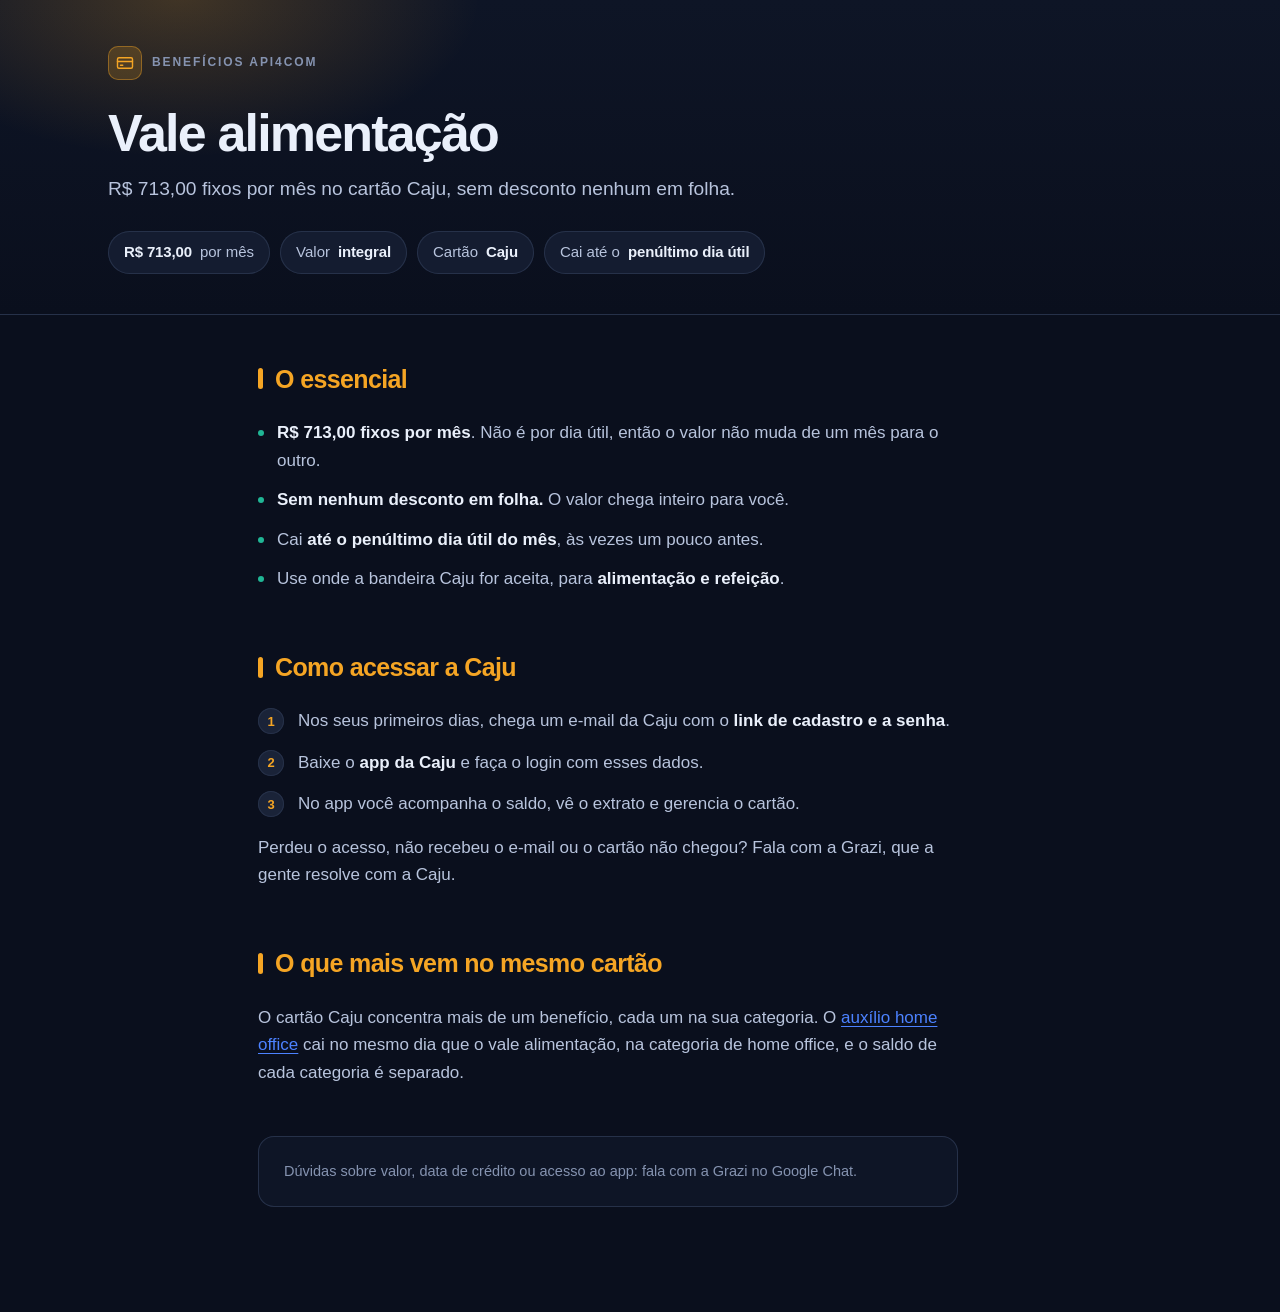
<file: materiais/beneficios/vale-alimentacao.html>
<!doctype html>
<html lang="pt-BR">
<head>
<meta charset="utf-8">
<meta name="viewport" content="width=device-width,initial-scale=1">
<title>Vale alimentação · Benefícios API4COM</title>
<link rel="stylesheet" href="estilo.css">
</head>
<body>

<header class="topo">
  <div class="faixa">
    <div class="marca">
      <span class="ic"><svg viewBox="0 0 24 24"><rect x="2" y="5" width="20" height="14" rx="2"/><line x1="2" x2="22" y1="10" y2="10"/><line x1="6" x2="9" y1="15" y2="15"/></svg></span>
      <span>Benefícios API4COM</span>
    </div>
    <h1>Vale alimentação</h1>
    <p class="resumo">R$ 713,00 fixos por mês no cartão Caju, sem desconto nenhum em folha.</p>
    <div class="fatos">
      <span class="fato"><b>R$ 713,00</b> por mês</span>
      <span class="fato">Valor <b>integral</b></span>
      <span class="fato">Cartão <b>Caju</b></span>
      <span class="fato">Cai até o <b>penúltimo dia útil</b></span>
    </div>
  </div>
</header>

<div class="pagina simples">
  <main>

    <section id="essencial">
      <h2>O essencial</h2>
      <ul>
        <li><span><b>R$ 713,00 fixos por mês</b>. Não é por dia útil, então o valor não muda de um mês para o outro.</span></li>
        <li><span><b>Sem nenhum desconto em folha.</b> O valor chega inteiro para você.</span></li>
        <li><span>Cai <b>até o penúltimo dia útil do mês</b>, às vezes um pouco antes.</span></li>
        <li><span>Use onde a bandeira Caju for aceita, para <b>alimentação e refeição</b>.</span></li>
      </ul>
    </section>

    <section id="acesso">
      <h2>Como acessar a Caju</h2>
      <ol>
        <li><span>Nos seus primeiros dias, chega um e-mail da Caju com o <b>link de cadastro e a senha</b>.</span></li>
        <li><span>Baixe o <b>app da Caju</b> e faça o login com esses dados.</span></li>
        <li><span>No app você acompanha o saldo, vê o extrato e gerencia o cartão.</span></li>
      </ol>
      <p>Perdeu o acesso, não recebeu o e-mail ou o cartão não chegou? Fala com a Grazi, que a gente resolve com a Caju.</p>
    </section>

    <section id="junto">
      <h2>O que mais vem no mesmo cartão</h2>
      <p>O cartão Caju concentra mais de um benefício, cada um na sua categoria. O <a href="auxilio-home-office.html">auxílio home office</a> cai no mesmo dia que o vale alimentação, na categoria de home office, e o saldo de cada categoria é separado.</p>
    </section>

    <p class="rodape">
      Dúvidas sobre valor, data de crédito ou acesso ao app: fala com a Grazi no Google Chat.
    </p>

  </main>
</div>

</body>
</html>
</file>
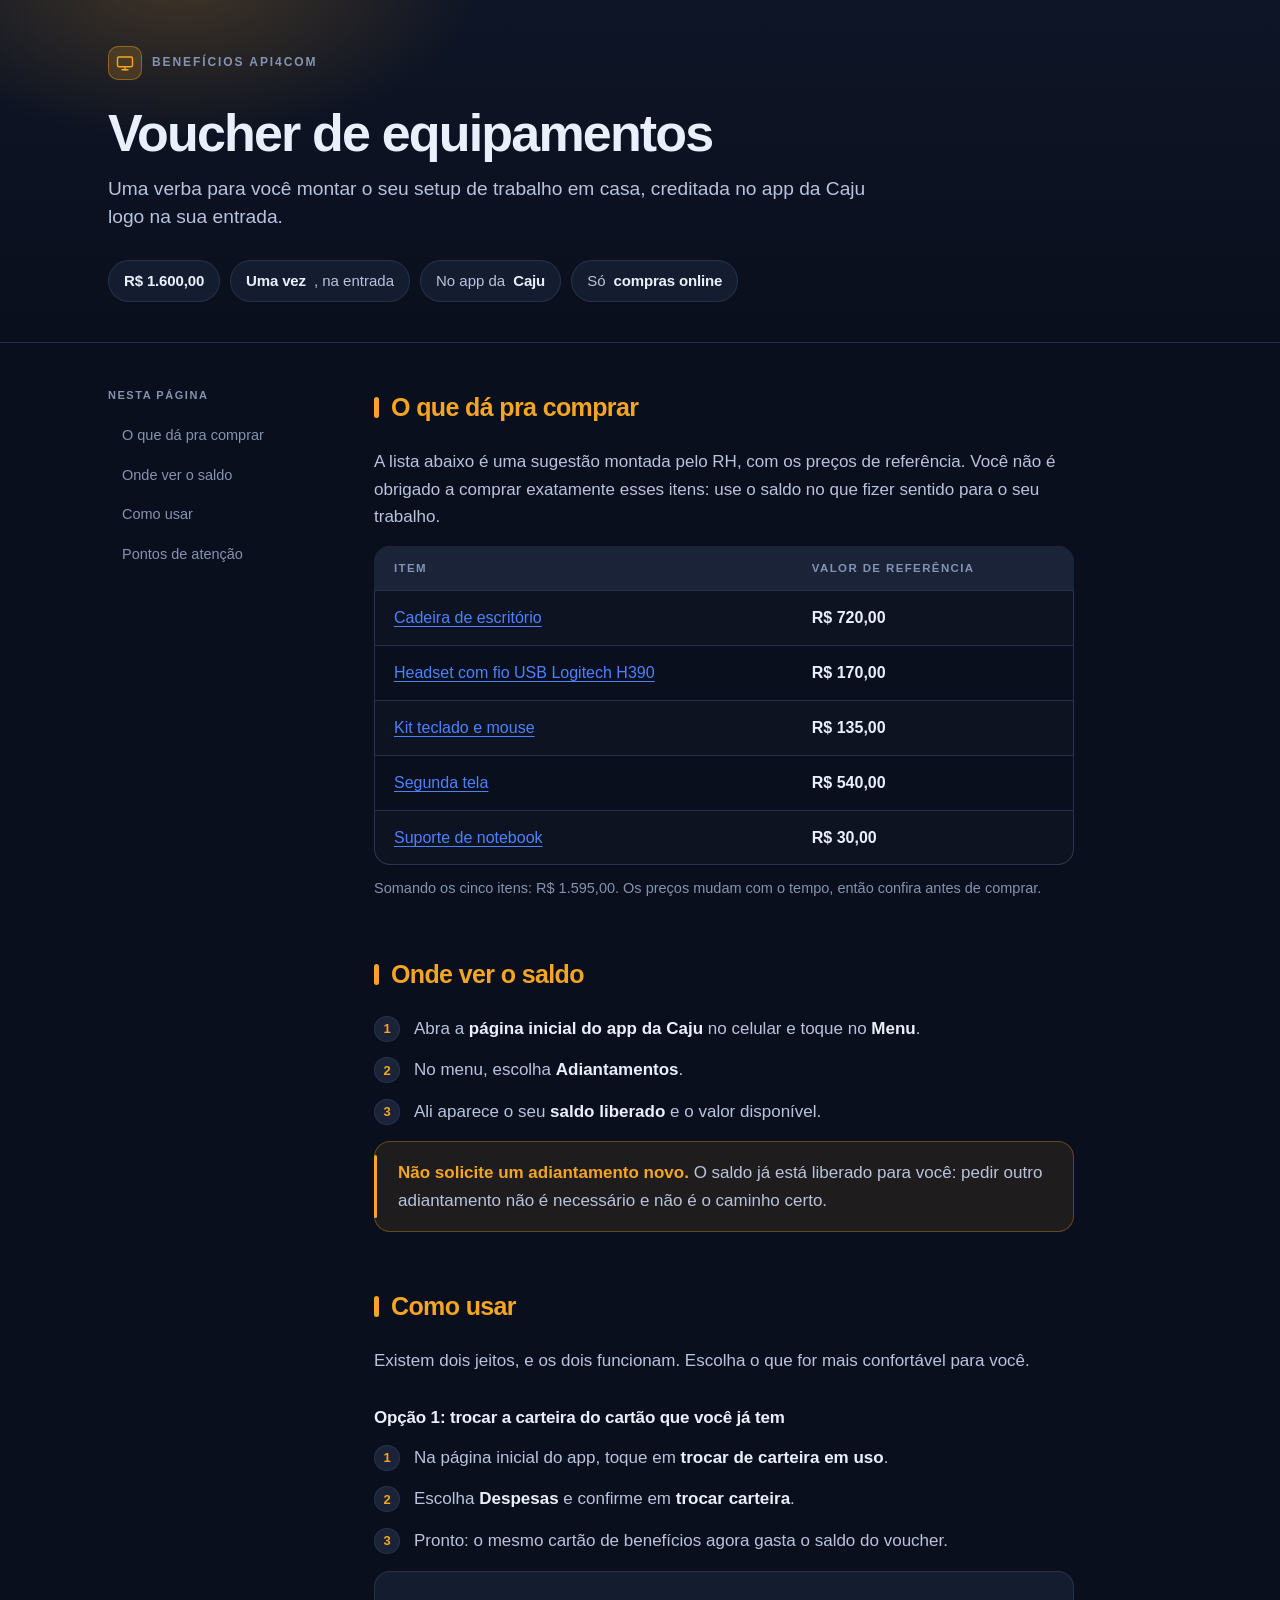
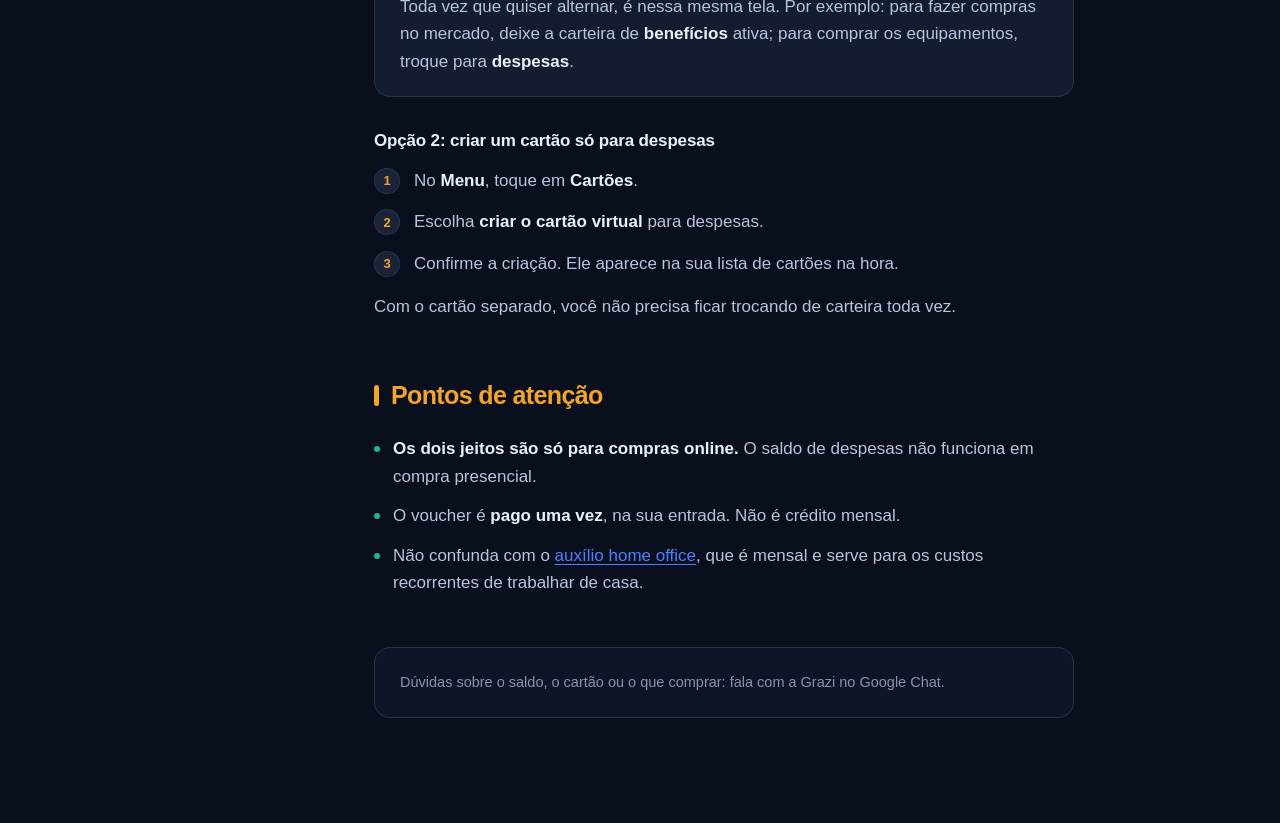
<file: materiais/beneficios/voucher-equipamentos.html>
<!doctype html>
<html lang="pt-BR">
<head>
<meta charset="utf-8">
<meta name="viewport" content="width=device-width,initial-scale=1">
<title>Voucher de equipamentos · Benefícios API4COM</title>
<link rel="stylesheet" href="estilo.css">
</head>
<body>

<header class="topo">
  <div class="faixa">
    <div class="marca">
      <span class="ic"><svg viewBox="0 0 24 24"><rect x="2" y="4" width="20" height="13" rx="2"/><path d="M8 21h8"/><path d="M12 17v4"/></svg></span>
      <span>Benefícios API4COM</span>
    </div>
    <h1>Voucher de equipamentos</h1>
    <p class="resumo">Uma verba para você montar o seu setup de trabalho em casa, creditada no app da Caju logo na sua entrada.</p>
    <div class="fatos">
      <span class="fato"><b>R$ 1.600,00</b></span>
      <span class="fato"><b>Uma vez</b>, na entrada</span>
      <span class="fato">No app da <b>Caju</b></span>
      <span class="fato">Só <b>compras online</b></span>
    </div>
  </div>
</header>

<div class="pagina">

  <nav class="indice">
    <p>Nesta página</p>
    <a href="#comprar">O que dá pra comprar</a>
    <a href="#saldo">Onde ver o saldo</a>
    <a href="#usar">Como usar</a>
    <a href="#atencao">Pontos de atenção</a>
  </nav>

  <main>

    <section id="comprar">
      <h2>O que dá pra comprar</h2>
      <p>A lista abaixo é uma sugestão montada pelo RH, com os preços de referência. Você não é obrigado a comprar exatamente esses itens: use o saldo no que fizer sentido para o seu trabalho.</p>
      <div class="tabela">
        <table>
          <thead><tr><th>Item</th><th>Valor de referência</th></tr></thead>
          <tbody>
            <tr><td><a href="https://www.flexform.com.br/cadeiras/cadeiras-de-escritorio/cadeira-dot-all-black" target="_blank" rel="noopener">Cadeira de escritório</a></td><td><b>R$ 720,00</b></td></tr>
            <tr><td><a href="https://www.mercadolivre.com.br/headset-com-fio-usb-logitech-h390-preto/p/MLB6417063" target="_blank" rel="noopener">Headset com fio USB Logitech H390</a></td><td><b>R$ 170,00</b></td></tr>
            <tr><td><a href="https://www.amazon.com.br/Teclado-Nanoreceptor-Inclusas-Logitech-Teclados/dp/B07643MPGS" target="_blank" rel="noopener">Kit teclado e mouse</a></td><td><b>R$ 135,00</b></td></tr>
            <tr><td><a href="https://www.amazon.com.br/Monitor-Gamer-LG-24MS500-100Hz/dp/B0DF2WSGF6" target="_blank" rel="noopener">Segunda tela</a></td><td><b>R$ 540,00</b></td></tr>
            <tr><td><a href="https://www.kalunga.com.br/prod/suporte-paranotebook-plastico-regulavel-preto-reliza-cx-1-un/665969" target="_blank" rel="noopener">Suporte de notebook</a></td><td><b>R$ 30,00</b></td></tr>
          </tbody>
        </table>
      </div>
      <p class="nota">Somando os cinco itens: R$ 1.595,00. Os preços mudam com o tempo, então confira antes de comprar.</p>
    </section>

    <section id="saldo">
      <h2>Onde ver o saldo</h2>
      <ol>
        <li><span>Abra a <b>página inicial do app da Caju</b> no celular e toque no <b>Menu</b>.</span></li>
        <li><span>No menu, escolha <b>Adiantamentos</b>.</span></li>
        <li><span>Ali aparece o seu <b>saldo liberado</b> e o valor disponível.</span></li>
      </ol>
      <div class="aviso">
        <p><b>Não solicite um adiantamento novo.</b> O saldo já está liberado para você: pedir outro adiantamento não é necessário e não é o caminho certo.</p>
      </div>
    </section>

    <section id="usar">
      <h2>Como usar</h2>
      <p>Existem dois jeitos, e os dois funcionam. Escolha o que for mais confortável para você.</p>

      <h3>Opção 1: trocar a carteira do cartão que você já tem</h3>
      <ol>
        <li><span>Na página inicial do app, toque em <b>trocar de carteira em uso</b>.</span></li>
        <li><span>Escolha <b>Despesas</b> e confirme em <b>trocar carteira</b>.</span></li>
        <li><span>Pronto: o mesmo cartão de benefícios agora gasta o saldo do voucher.</span></li>
      </ol>
      <div class="caixa">
        <p>Toda vez que quiser alternar, é nessa mesma tela. Por exemplo: para fazer compras no mercado, deixe a carteira de <b>benefícios</b> ativa; para comprar os equipamentos, troque para <b>despesas</b>.</p>
      </div>

      <h3>Opção 2: criar um cartão só para despesas</h3>
      <ol>
        <li><span>No <b>Menu</b>, toque em <b>Cartões</b>.</span></li>
        <li><span>Escolha <b>criar o cartão virtual</b> para despesas.</span></li>
        <li><span>Confirme a criação. Ele aparece na sua lista de cartões na hora.</span></li>
      </ol>
      <p>Com o cartão separado, você não precisa ficar trocando de carteira toda vez.</p>
    </section>

    <section id="atencao">
      <h2>Pontos de atenção</h2>
      <ul>
        <li><span><b>Os dois jeitos são só para compras online.</b> O saldo de despesas não funciona em compra presencial.</span></li>
        <li><span>O voucher é <b>pago uma vez</b>, na sua entrada. Não é crédito mensal.</span></li>
        <li><span>Não confunda com o <a href="auxilio-home-office.html">auxílio home office</a>, que é mensal e serve para os custos recorrentes de trabalhar de casa.</span></li>
      </ul>
    </section>

    <p class="rodape">
      Dúvidas sobre o saldo, o cartão ou o que comprar: fala com a Grazi no Google Chat.
    </p>

  </main>
</div>

</body>
</html>
</file>
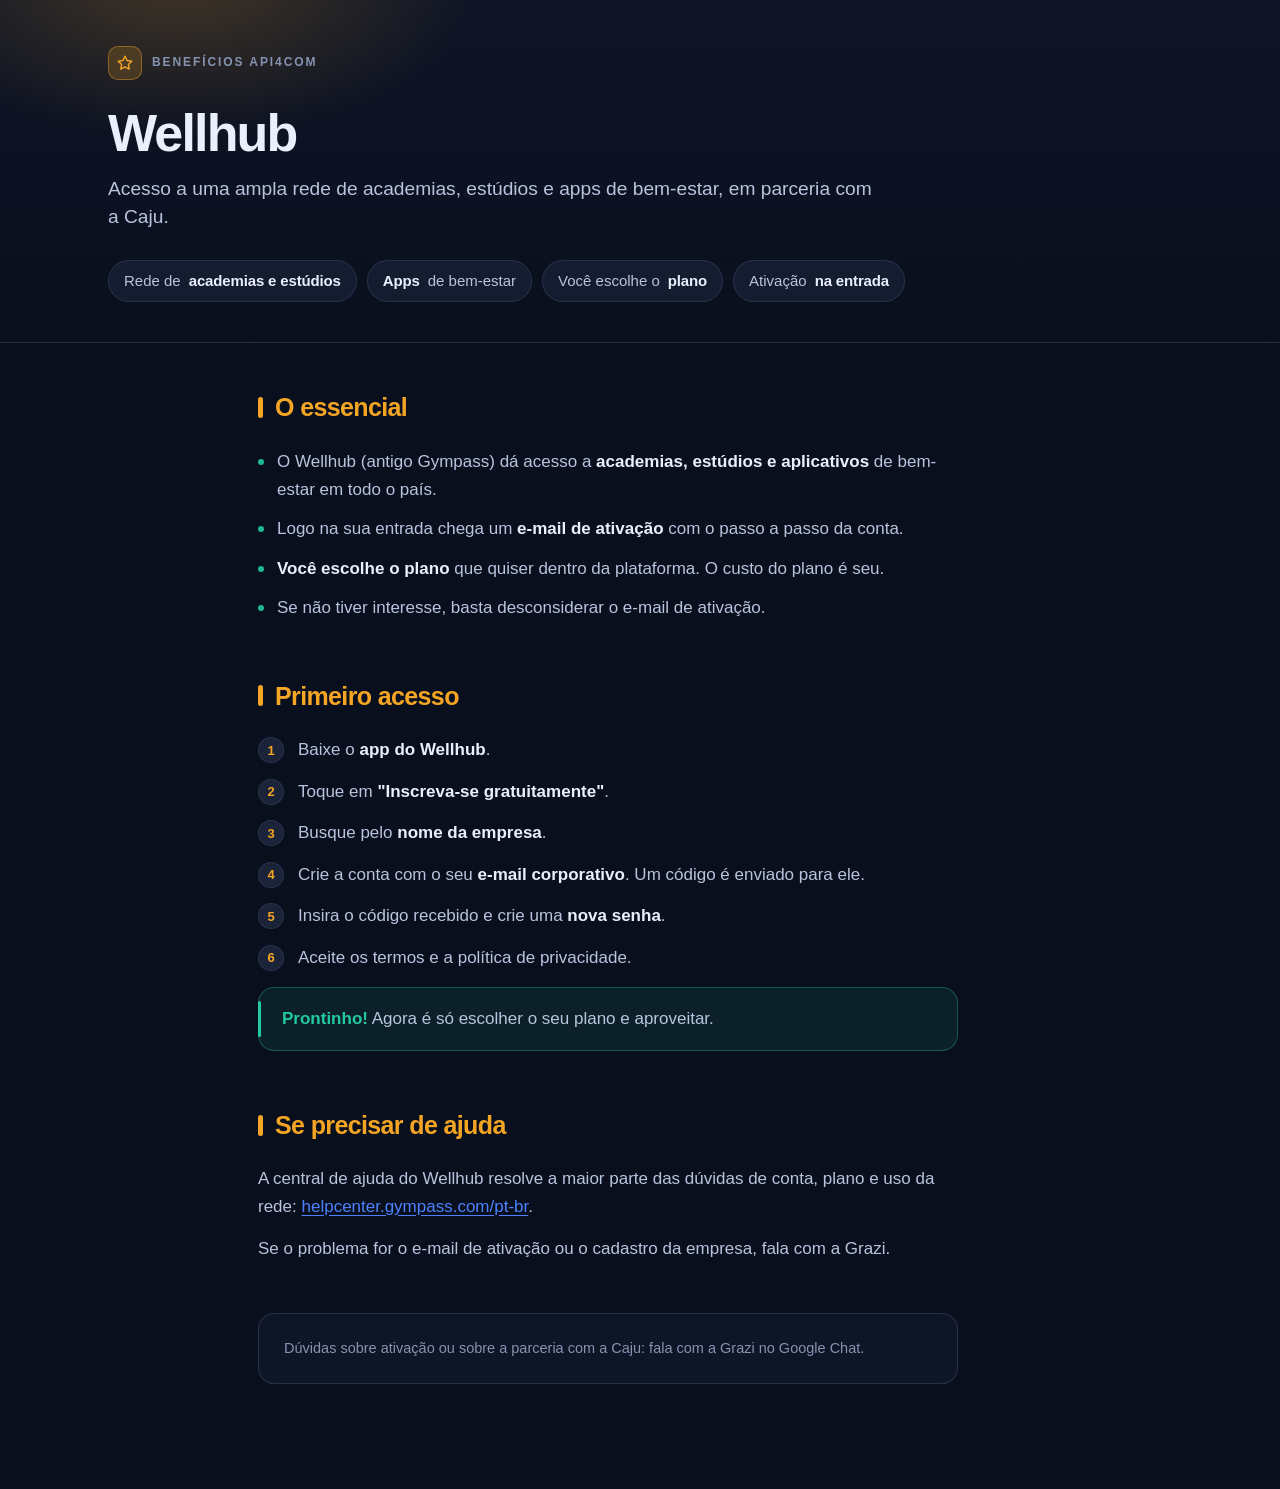
<file: materiais/beneficios/wellhub.html>
<!doctype html>
<html lang="pt-BR">
<head>
<meta charset="utf-8">
<meta name="viewport" content="width=device-width,initial-scale=1">
<title>Wellhub · Benefícios API4COM</title>
<link rel="stylesheet" href="estilo.css">
</head>
<body>

<header class="topo">
  <div class="faixa">
    <div class="marca">
      <span class="ic"><svg viewBox="0 0 24 24"><path d="m12 17.3-5.6 3 1.1-6.3-4.6-4.4 6.3-.9L12 3l2.8 5.7 6.3.9-4.6 4.4 1.1 6.3z"/></svg></span>
      <span>Benefícios API4COM</span>
    </div>
    <h1>Wellhub</h1>
    <p class="resumo">Acesso a uma ampla rede de academias, estúdios e apps de bem-estar, em parceria com a Caju.</p>
    <div class="fatos">
      <span class="fato">Rede de <b>academias e estúdios</b></span>
      <span class="fato"><b>Apps</b> de bem-estar</span>
      <span class="fato">Você escolhe o <b>plano</b></span>
      <span class="fato">Ativação <b>na entrada</b></span>
    </div>
  </div>
</header>

<div class="pagina simples">
  <main>

    <section id="essencial">
      <h2>O essencial</h2>
      <ul>
        <li><span>O Wellhub (antigo Gympass) dá acesso a <b>academias, estúdios e aplicativos</b> de bem-estar em todo o país.</span></li>
        <li><span>Logo na sua entrada chega um <b>e-mail de ativação</b> com o passo a passo da conta.</span></li>
        <li><span><b>Você escolhe o plano</b> que quiser dentro da plataforma. O custo do plano é seu.</span></li>
        <li><span>Se não tiver interesse, basta desconsiderar o e-mail de ativação.</span></li>
      </ul>
    </section>

    <section id="primeiro-acesso">
      <h2>Primeiro acesso</h2>
      <ol>
        <li><span>Baixe o <b>app do Wellhub</b>.</span></li>
        <li><span>Toque em <b>"Inscreva-se gratuitamente"</b>.</span></li>
        <li><span>Busque pelo <b>nome da empresa</b>.</span></li>
        <li><span>Crie a conta com o seu <b>e-mail corporativo</b>. Um código é enviado para ele.</span></li>
        <li><span>Insira o código recebido e crie uma <b>nova senha</b>.</span></li>
        <li><span>Aceite os termos e a política de privacidade.</span></li>
      </ol>
      <div class="aviso bom">
        <p><b>Prontinho!</b> Agora é só escolher o seu plano e aproveitar.</p>
      </div>
    </section>

    <section id="ajuda">
      <h2>Se precisar de ajuda</h2>
      <p>A central de ajuda do Wellhub resolve a maior parte das dúvidas de conta, plano e uso da rede: <a href="https://helpcenter.gympass.com/pt-br" target="_blank" rel="noopener">helpcenter.gympass.com/pt-br</a>.</p>
      <p>Se o problema for o e-mail de ativação ou o cadastro da empresa, fala com a Grazi.</p>
    </section>

    <p class="rodape">
      Dúvidas sobre ativação ou sobre a parceria com a Caju: fala com a Grazi no Google Chat.
    </p>

  </main>
</div>

</body>
</html>
</file>
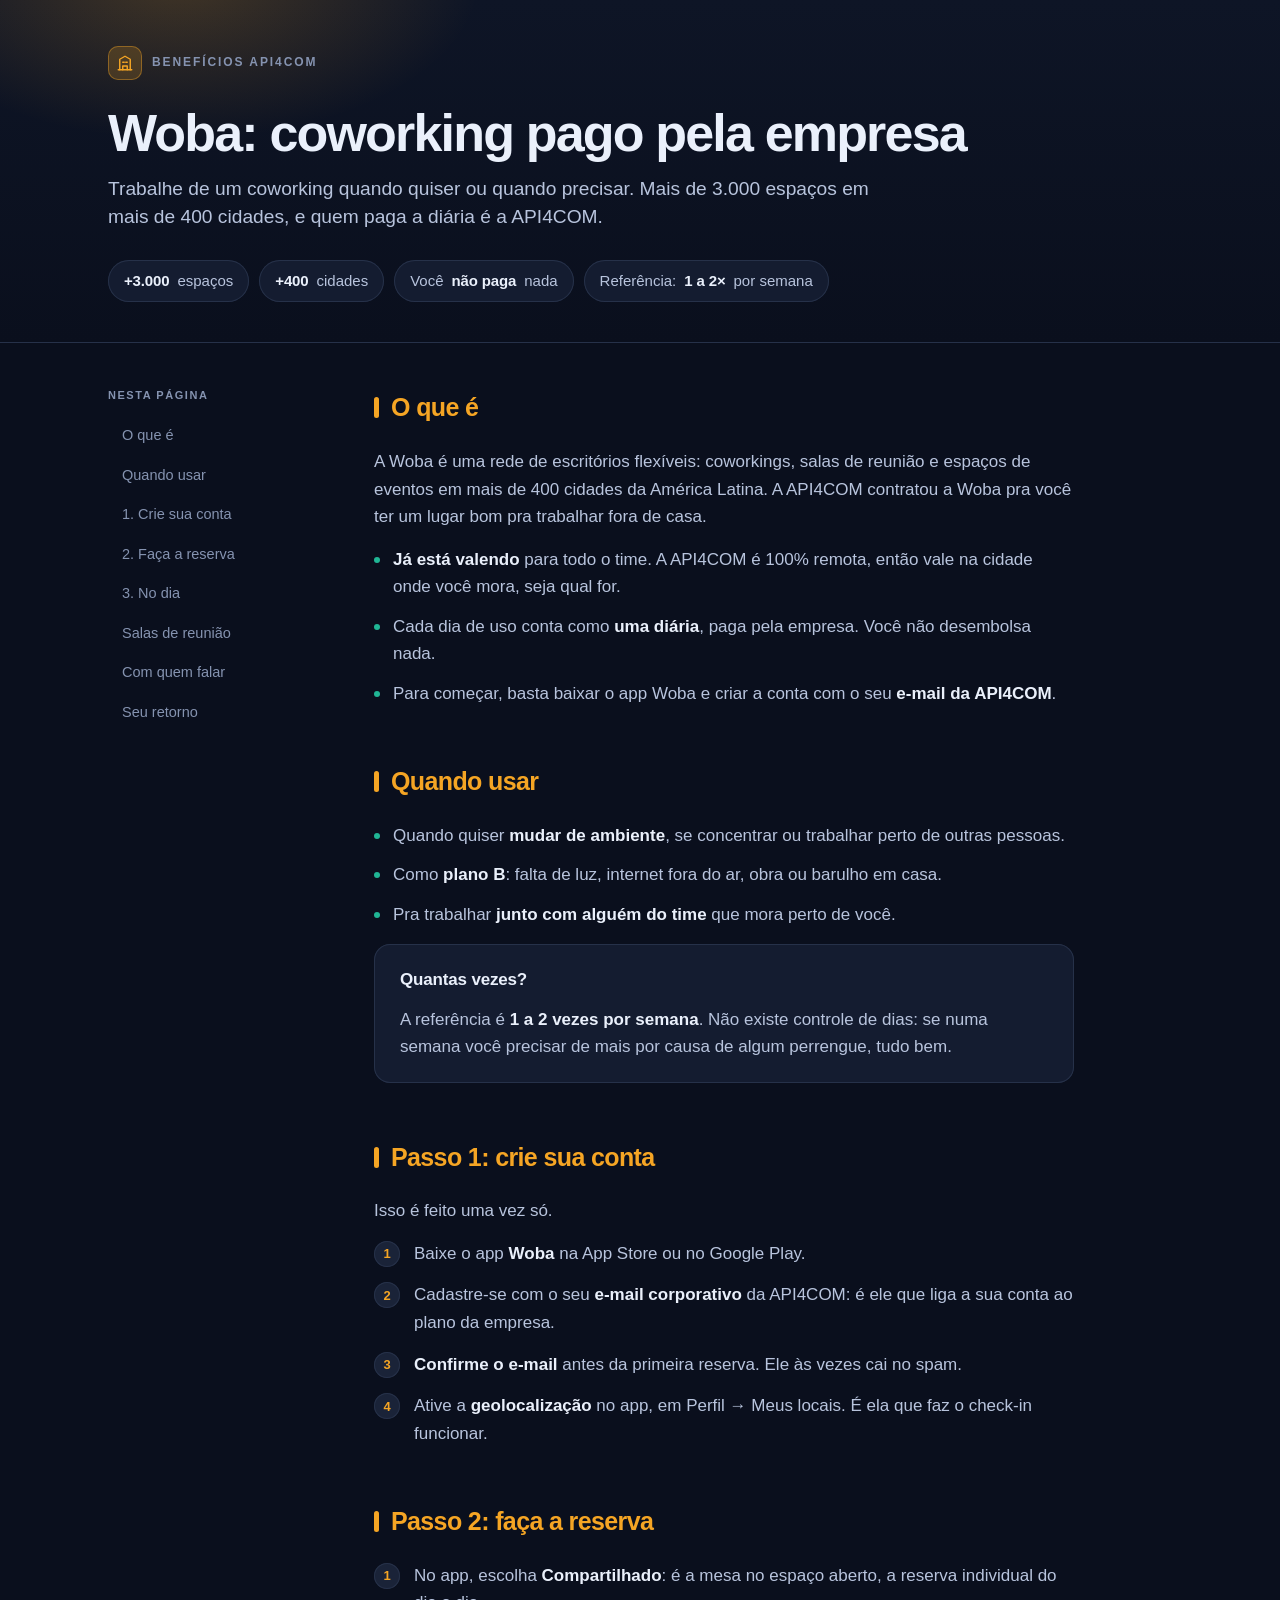
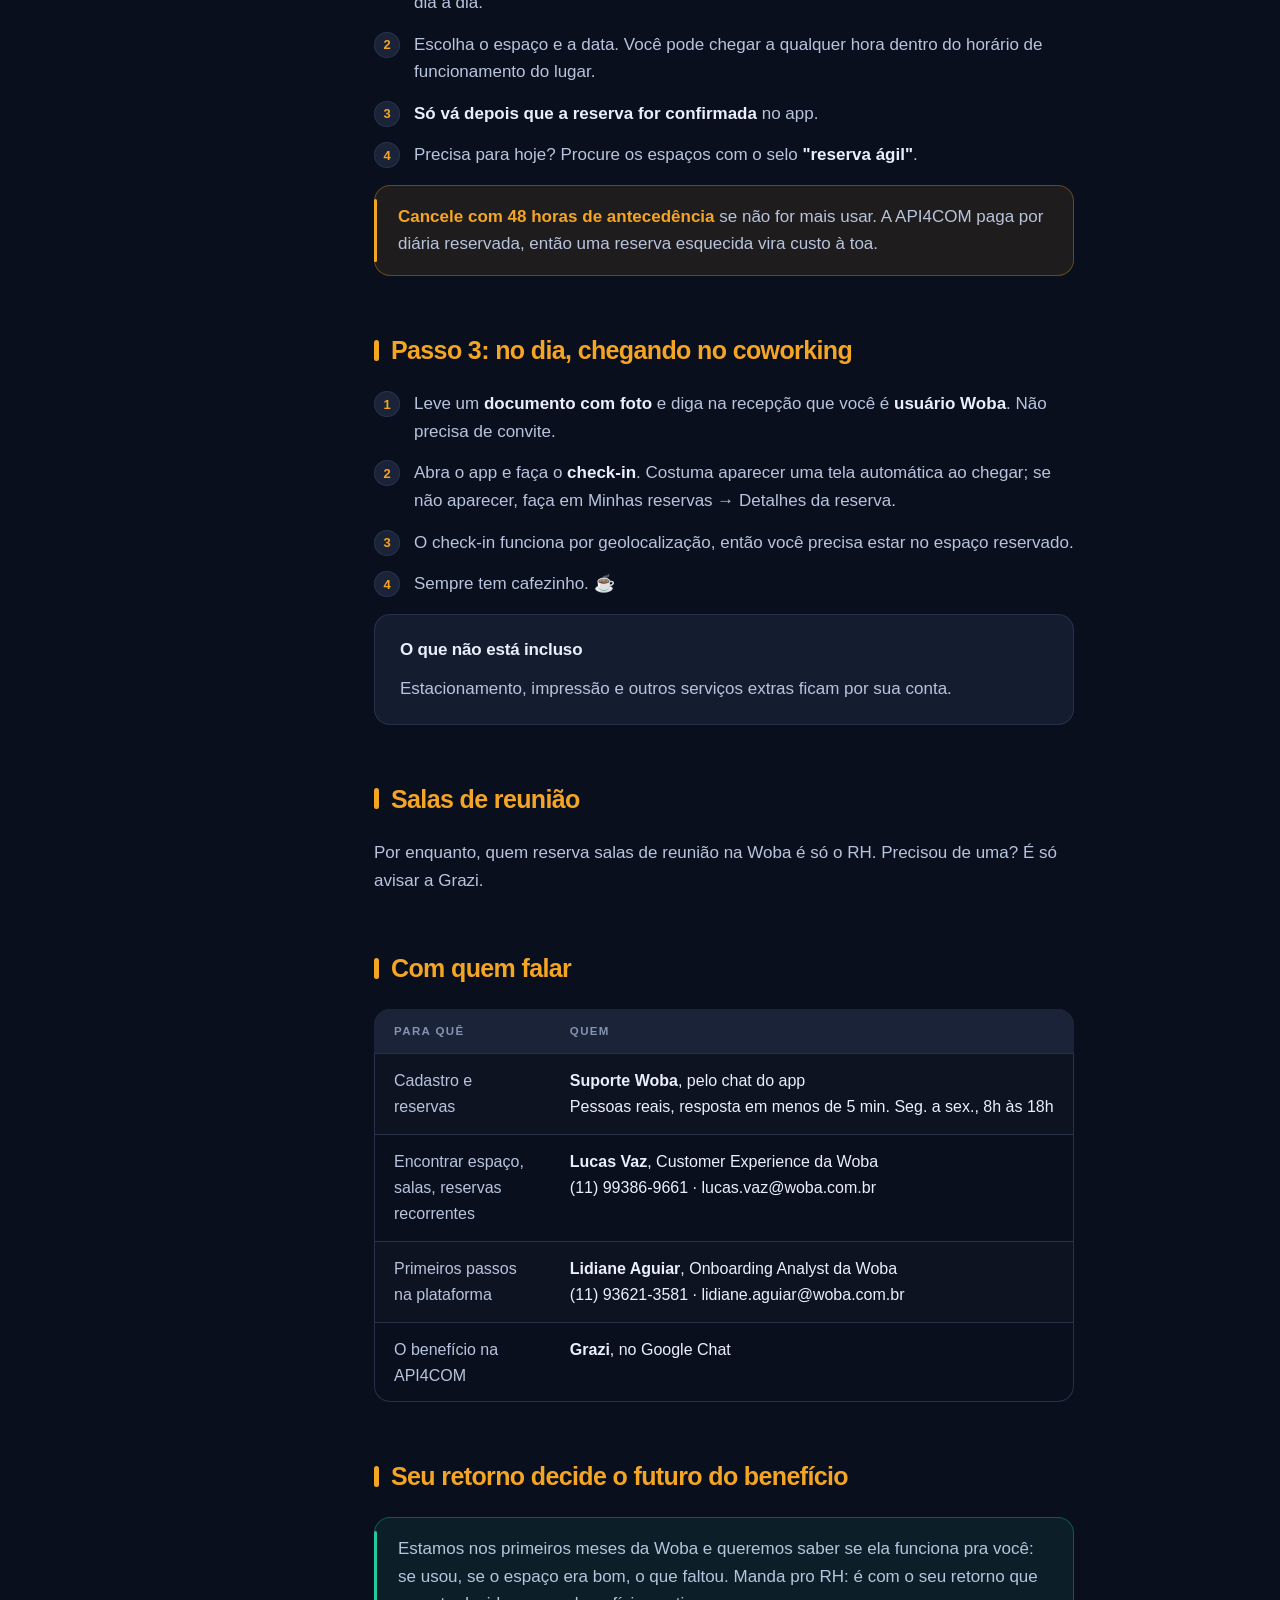
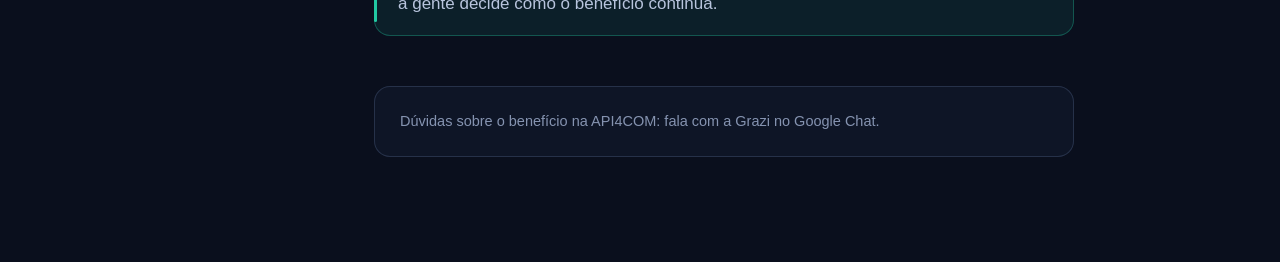
<file: materiais/beneficios/woba.html>
<!doctype html>
<html lang="pt-BR">
<head>
<meta charset="utf-8">
<meta name="viewport" content="width=device-width,initial-scale=1">
<title>Woba · Benefícios API4COM</title>
<link rel="stylesheet" href="estilo.css">
</head>
<body>

<header class="topo">
  <div class="faixa">
    <div class="marca">
      <span class="ic"><svg viewBox="0 0 24 24"><path d="M3 21h18"/><path d="M5 21V7l7-4 7 4v14"/><path d="M9 21v-5h6v5"/><path d="M9 11h2"/><path d="M13 11h2"/></svg></span>
      <span>Benefícios API4COM</span>
    </div>
    <h1>Woba: coworking pago pela empresa</h1>
    <p class="resumo">Trabalhe de um coworking quando quiser ou quando precisar. Mais de 3.000 espaços em mais de 400 cidades, e quem paga a diária é a API4COM.</p>
    <div class="fatos">
      <span class="fato"><b>+3.000</b> espaços</span>
      <span class="fato"><b>+400</b> cidades</span>
      <span class="fato">Você <b>não paga</b> nada</span>
      <span class="fato">Referência: <b>1 a 2×</b> por semana</span>
    </div>
  </div>
</header>

<div class="pagina">

  <nav class="indice">
    <p>Nesta página</p>
    <a href="#o-que-e">O que é</a>
    <a href="#quando">Quando usar</a>
    <a href="#conta">1. Crie sua conta</a>
    <a href="#reserva">2. Faça a reserva</a>
    <a href="#no-dia">3. No dia</a>
    <a href="#salas">Salas de reunião</a>
    <a href="#ajuda">Com quem falar</a>
    <a href="#retorno">Seu retorno</a>
  </nav>

  <main>

    <section id="o-que-e">
      <h2>O que é</h2>
      <p>A Woba é uma rede de escritórios flexíveis: coworkings, salas de reunião e espaços de eventos em mais de 400 cidades da América Latina. A API4COM contratou a Woba pra você ter um lugar bom pra trabalhar fora de casa.</p>
      <ul>
        <li><span><b>Já está valendo</b> para todo o time. A API4COM é 100% remota, então vale na cidade onde você mora, seja qual for.</span></li>
        <li><span>Cada dia de uso conta como <b>uma diária</b>, paga pela empresa. Você não desembolsa nada.</span></li>
        <li><span>Para começar, basta baixar o app Woba e criar a conta com o seu <b>e-mail da API4COM</b>.</span></li>
      </ul>
    </section>

    <section id="quando">
      <h2>Quando usar</h2>
      <ul>
        <li><span>Quando quiser <b>mudar de ambiente</b>, se concentrar ou trabalhar perto de outras pessoas.</span></li>
        <li><span>Como <b>plano B</b>: falta de luz, internet fora do ar, obra ou barulho em casa.</span></li>
        <li><span>Pra trabalhar <b>junto com alguém do time</b> que mora perto de você.</span></li>
      </ul>
      <div class="caixa">
        <h3>Quantas vezes?</h3>
        <p>A referência é <b>1 a 2 vezes por semana</b>. Não existe controle de dias: se numa semana você precisar de mais por causa de algum perrengue, tudo bem.</p>
      </div>
    </section>

    <section id="conta">
      <h2>Passo 1: crie sua conta</h2>
      <p>Isso é feito uma vez só.</p>
      <ol>
        <li><span>Baixe o app <b>Woba</b> na App Store ou no Google Play.</span></li>
        <li><span>Cadastre-se com o seu <b>e-mail corporativo</b> da API4COM: é ele que liga a sua conta ao plano da empresa.</span></li>
        <li><span><b>Confirme o e-mail</b> antes da primeira reserva. Ele às vezes cai no spam.</span></li>
        <li><span>Ative a <b>geolocalização</b> no app, em Perfil → Meus locais. É ela que faz o check-in funcionar.</span></li>
      </ol>
    </section>

    <section id="reserva">
      <h2>Passo 2: faça a reserva</h2>
      <ol>
        <li><span>No app, escolha <b>Compartilhado</b>: é a mesa no espaço aberto, a reserva individual do dia a dia.</span></li>
        <li><span>Escolha o espaço e a data. Você pode chegar a qualquer hora dentro do horário de funcionamento do lugar.</span></li>
        <li><span><b>Só vá depois que a reserva for confirmada</b> no app.</span></li>
        <li><span>Precisa para hoje? Procure os espaços com o selo <b>"reserva ágil"</b>.</span></li>
      </ol>
      <div class="aviso">
        <p><b>Cancele com 48 horas de antecedência</b> se não for mais usar. A API4COM paga por diária reservada, então uma reserva esquecida vira custo à toa.</p>
      </div>
    </section>

    <section id="no-dia">
      <h2>Passo 3: no dia, chegando no coworking</h2>
      <ol>
        <li><span>Leve um <b>documento com foto</b> e diga na recepção que você é <b>usuário Woba</b>. Não precisa de convite.</span></li>
        <li><span>Abra o app e faça o <b>check-in</b>. Costuma aparecer uma tela automática ao chegar; se não aparecer, faça em Minhas reservas → Detalhes da reserva.</span></li>
        <li><span>O check-in funciona por geolocalização, então você precisa estar no espaço reservado.</span></li>
        <li><span>Sempre tem cafezinho. ☕</span></li>
      </ol>
      <div class="caixa">
        <h3>O que não está incluso</h3>
        <p>Estacionamento, impressão e outros serviços extras ficam por sua conta.</p>
      </div>
    </section>

    <section id="salas">
      <h2>Salas de reunião</h2>
      <p>Por enquanto, quem reserva salas de reunião na Woba é só o RH. Precisou de uma? É só avisar a Grazi.</p>
    </section>

    <section id="ajuda">
      <h2>Com quem falar</h2>
      <div class="tabela">
        <table>
          <thead><tr><th>Para quê</th><th>Quem</th></tr></thead>
          <tbody>
            <tr>
              <td>Cadastro e reservas</td>
              <td><b>Suporte Woba</b>, pelo chat do app<br>Pessoas reais, resposta em menos de 5 min. Seg. a sex., 8h às 18h</td>
            </tr>
            <tr>
              <td>Encontrar espaço, salas, reservas recorrentes</td>
              <td><b>Lucas Vaz</b>, Customer Experience da Woba<br>(11) 99386-9661 · lucas.vaz@woba.com.br</td>
            </tr>
            <tr>
              <td>Primeiros passos na plataforma</td>
              <td><b>Lidiane Aguiar</b>, Onboarding Analyst da Woba<br>(11) 93621-3581 · lidiane.aguiar@woba.com.br</td>
            </tr>
            <tr>
              <td>O benefício na API4COM</td>
              <td><b>Grazi</b>, no Google Chat</td>
            </tr>
          </tbody>
        </table>
      </div>
    </section>

    <section id="retorno">
      <h2>Seu retorno decide o futuro do benefício</h2>
      <div class="aviso bom">
        <p>Estamos nos primeiros meses da Woba e queremos saber se ela funciona pra você: se usou, se o espaço era bom, o que faltou. Manda pro RH: é com o seu retorno que a gente decide como o benefício continua.</p>
      </div>
    </section>

    <p class="rodape">
      Dúvidas sobre o benefício na API4COM: fala com a Grazi no Google Chat.
    </p>

  </main>
</div>

</body>
</html>
</file>
<file: materiais/beneficios/estilo.css>
/* Páginas de benefício — mesmas cores e mesma fonte do onboarding.
   Um arquivo só, usado por todas as páginas desta pasta. */

:root{
  --brand:#4C82FF; --brand-2:#2E5BD9;
  --c2:#22C9A3; --c3:#F5A524; --c4:#A579FF; --c5:#FF6FA5;
  --bg:#0A0F1D; --bg-2:#0E1526; --surface:#141C30; --surface-2:#1A2338;
  --line:#263149; --ink:#EAF0FB; --ink-2:#B8C4DD; --ink-3:#8593B0;
  --r:12px; --r-lg:16px; --r-xl:22px;
  --sh:0 18px 48px -24px rgba(0,0,0,.85);
  --larga:1120px;
  /* laranja da API4COM marca os tópicos em todas as páginas de benefício */
  --cor:#F5A524;
}
*{box-sizing:border-box}
html{scroll-behavior:smooth}
body{margin:0;background:var(--bg);color:var(--ink);
  font-family:-apple-system,BlinkMacSystemFont,"Segoe UI",Roboto,Helvetica,Arial,sans-serif;
  font-size:17px;line-height:1.62;-webkit-font-smoothing:antialiased}

/* ============================================================
   CAPA
   ============================================================ */
.topo{position:relative;overflow:hidden;border-bottom:1px solid var(--line);
  background:linear-gradient(180deg,var(--bg-2),var(--bg))}
.topo::before{content:"";position:absolute;inset:-60% 30% auto -10%;height:460px;
  background:radial-gradient(42% 50% at 30% 40%,color-mix(in srgb,var(--cor) 22%,transparent),transparent 70%);
  pointer-events:none}
.faixa{position:relative;max-width:var(--larga);margin:0 auto;padding:46px 28px 40px}
.marca{display:flex;align-items:center;gap:10px;margin-bottom:26px}
.marca .ic{width:34px;height:34px;border-radius:10px;flex:none;display:grid;place-items:center;
  background:color-mix(in srgb,var(--cor) 18%,transparent);
  box-shadow:inset 0 0 0 1px color-mix(in srgb,var(--cor) 40%,transparent)}
.marca .ic svg{width:18px;height:18px;stroke:var(--cor);fill:none;stroke-width:1.9;
  stroke-linecap:round;stroke-linejoin:round}
.marca span{font-size:12px;font-weight:800;letter-spacing:.16em;text-transform:uppercase;color:var(--ink-3)}
h1{font-size:clamp(34px,4.4vw,52px);line-height:1.05;letter-spacing:-.035em;margin:0 0 14px;max-width:34ch}
.resumo{font-size:clamp(18px,1.5vw,21px);line-height:1.5;color:var(--ink-2);margin:0;max-width:72ch}

/* tira de fatos */
.fatos{display:flex;flex-wrap:wrap;gap:10px;margin-top:28px}
.fato{display:inline-flex;align-items:baseline;gap:8px;padding:9px 16px;border-radius:999px;
  background:var(--surface);box-shadow:inset 0 0 0 1px var(--line);font-size:15px;color:var(--ink-2)}
.fato b{color:var(--ink);font-weight:750;letter-spacing:-.01em}

/* ============================================================
   CORPO — índice fixo + conteúdo
   ============================================================ */
.pagina{max-width:var(--larga);margin:0 auto;padding:44px 28px 90px;
  display:grid;grid-template-columns:210px minmax(0,1fr);gap:56px;align-items:start}
.indice{position:sticky;top:34px;display:grid;gap:2px}
.indice p{font-size:11px;font-weight:800;letter-spacing:.14em;text-transform:uppercase;
  color:var(--ink-3);margin:0 0 10px}
.indice a{display:block;padding:7px 12px;border-radius:9px;font-size:14.5px;
  color:var(--ink-3);text-decoration:none;border-left:2px solid transparent;transition:.15s}
.indice a:hover{color:var(--ink);background:var(--surface)}

/* medida única de leitura: parágrafos, listas, caixas e tabelas terminam
   todos na mesma linha, pra não ficar um bloco mais curto que o outro */
main{max-width:74ch}
section{margin-bottom:54px;scroll-margin-top:28px}
section:last-of-type{margin-bottom:34px}
h2{font-size:25px;letter-spacing:-.025em;margin:0 0 20px;display:flex;align-items:center;gap:12px;
  color:var(--cor)}
h2::before{content:"";width:5px;height:21px;border-radius:3px;background:var(--cor);flex:none}
h3{font-size:17px;letter-spacing:-.01em;margin:30px 0 12px;color:var(--ink)}
p{color:var(--ink-2);margin:0 0 15px}
a{color:var(--brand);text-underline-offset:3px}
b,strong{color:var(--ink);font-weight:700}

/* listas */
ul{margin:0 0 16px;padding:0;list-style:none;display:grid;gap:12px}
ul li{display:flex;gap:13px;align-items:flex-start;color:var(--ink-2)}
/* os itens ficam no verde dos checks do onboarding, pra não virar tudo laranja */
ul li::before{content:"";flex:none;width:6px;height:6px;margin-top:11px;border-radius:50%;
  background:var(--c2);opacity:.9}
ol{margin:0 0 16px;padding:0;list-style:none;counter-reset:p;display:grid;gap:14px}
ol li{display:flex;gap:14px;align-items:flex-start;color:var(--ink-2)}
ol li::before{counter-increment:p;content:counter(p);flex:none;width:26px;height:26px;
  border-radius:50%;background:var(--surface-2);box-shadow:inset 0 0 0 1px var(--line);
  color:var(--cor);font-size:13px;font-weight:800;display:grid;place-items:center;margin-top:1px}

/* blocos de destaque */
.caixa{background:var(--surface);border-radius:var(--r-lg);padding:22px 26px;margin-bottom:18px;
  box-shadow:inset 0 0 0 1px var(--line)}
.caixa p:last-child{margin-bottom:0}
.caixa h3:first-child{margin-top:0}
.aviso{position:relative;background:color-mix(in srgb,var(--c3) 9%,transparent);
  border-radius:var(--r-lg);padding:18px 22px 18px 24px;margin-bottom:18px;
  box-shadow:inset 0 0 0 1px color-mix(in srgb,var(--c3) 32%,transparent)}
.aviso::before{content:"";position:absolute;left:0;top:14px;bottom:14px;width:3px;
  border-radius:3px;background:var(--c3)}
.aviso p:last-child{margin-bottom:0}
.aviso b{color:var(--c3)}
.bom{background:color-mix(in srgb,var(--c2) 9%,transparent);
  box-shadow:inset 0 0 0 1px color-mix(in srgb,var(--c2) 32%,transparent)}
.bom::before{background:var(--c2)}
.bom b{color:var(--c2)}

/* lacuna de conteúdo: visível pra quem revisa, some quando preenchida */
.falta{background:color-mix(in srgb,var(--c3) 9%,transparent);
  border:1px dashed color-mix(in srgb,var(--c3) 50%,transparent);
  border-radius:var(--r-lg);padding:18px 22px;margin-bottom:18px}
.falta p:last-child{margin-bottom:0}
.falta b{color:var(--c3)}

/* tabela */
.tabela{border-radius:var(--r-lg);overflow:hidden;box-shadow:inset 0 0 0 1px var(--line);margin-bottom:18px}
table{width:100%;border-collapse:collapse;font-size:16px}
th{text-align:left;padding:13px 20px;background:var(--surface-2);color:var(--ink-3);
  font-size:11.5px;font-weight:800;letter-spacing:.12em;text-transform:uppercase}
td{padding:14px 20px;border-top:1px solid var(--line);color:var(--ink-2);vertical-align:top}
tbody tr:nth-child(odd) td{background:rgba(255,255,255,.015)}
td b{color:var(--ink)}
td:last-child{white-space:nowrap;color:var(--ink)}

.nota{font-size:14.5px;color:var(--ink-3);margin-top:-6px}

/* perguntas */
.perguntas{border-radius:var(--r-lg);overflow:hidden;box-shadow:inset 0 0 0 1px var(--line)}
.pergunta{padding:18px 24px;border-top:1px solid var(--line)}
.pergunta:first-child{border-top:0}
.pergunta b{display:block;margin-bottom:6px;font-size:16.5px}
.pergunta span{color:var(--ink-2)}

/* rodapé */
.rodape{margin-top:50px;padding:24px 26px;border-radius:var(--r-lg);background:var(--bg-2);
  box-shadow:inset 0 0 0 1px var(--line);color:var(--ink-3);font-size:14.5px;line-height:1.6}
.rodape b{color:var(--ink-2)}

/* páginas curtas não precisam de índice: uma coluna só, centrada */
.pagina.simples{grid-template-columns:minmax(0,1fr);max-width:820px}

@media(max-width:900px){
  .pagina{grid-template-columns:minmax(0,1fr);gap:0;padding:34px 20px 70px}
  .indice{display:none}
  .faixa{padding:34px 20px 32px}
}
</file>
